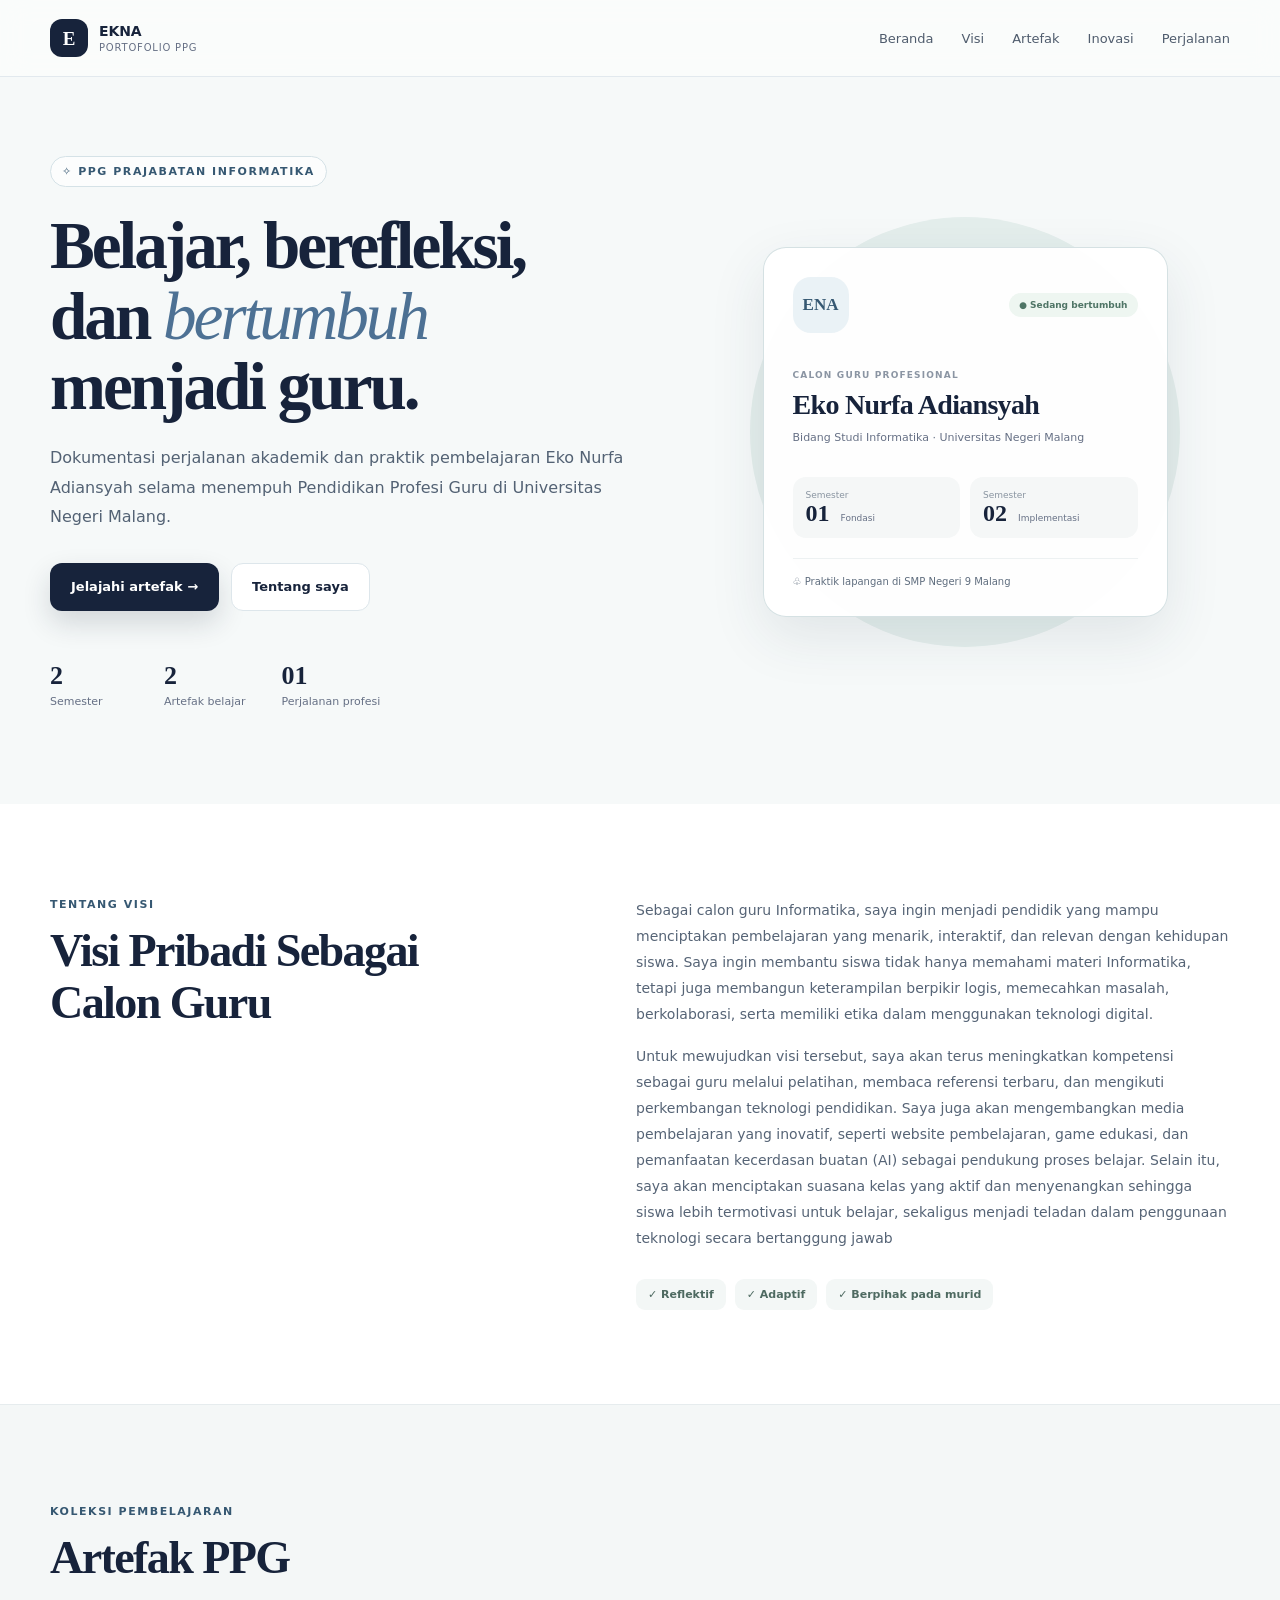
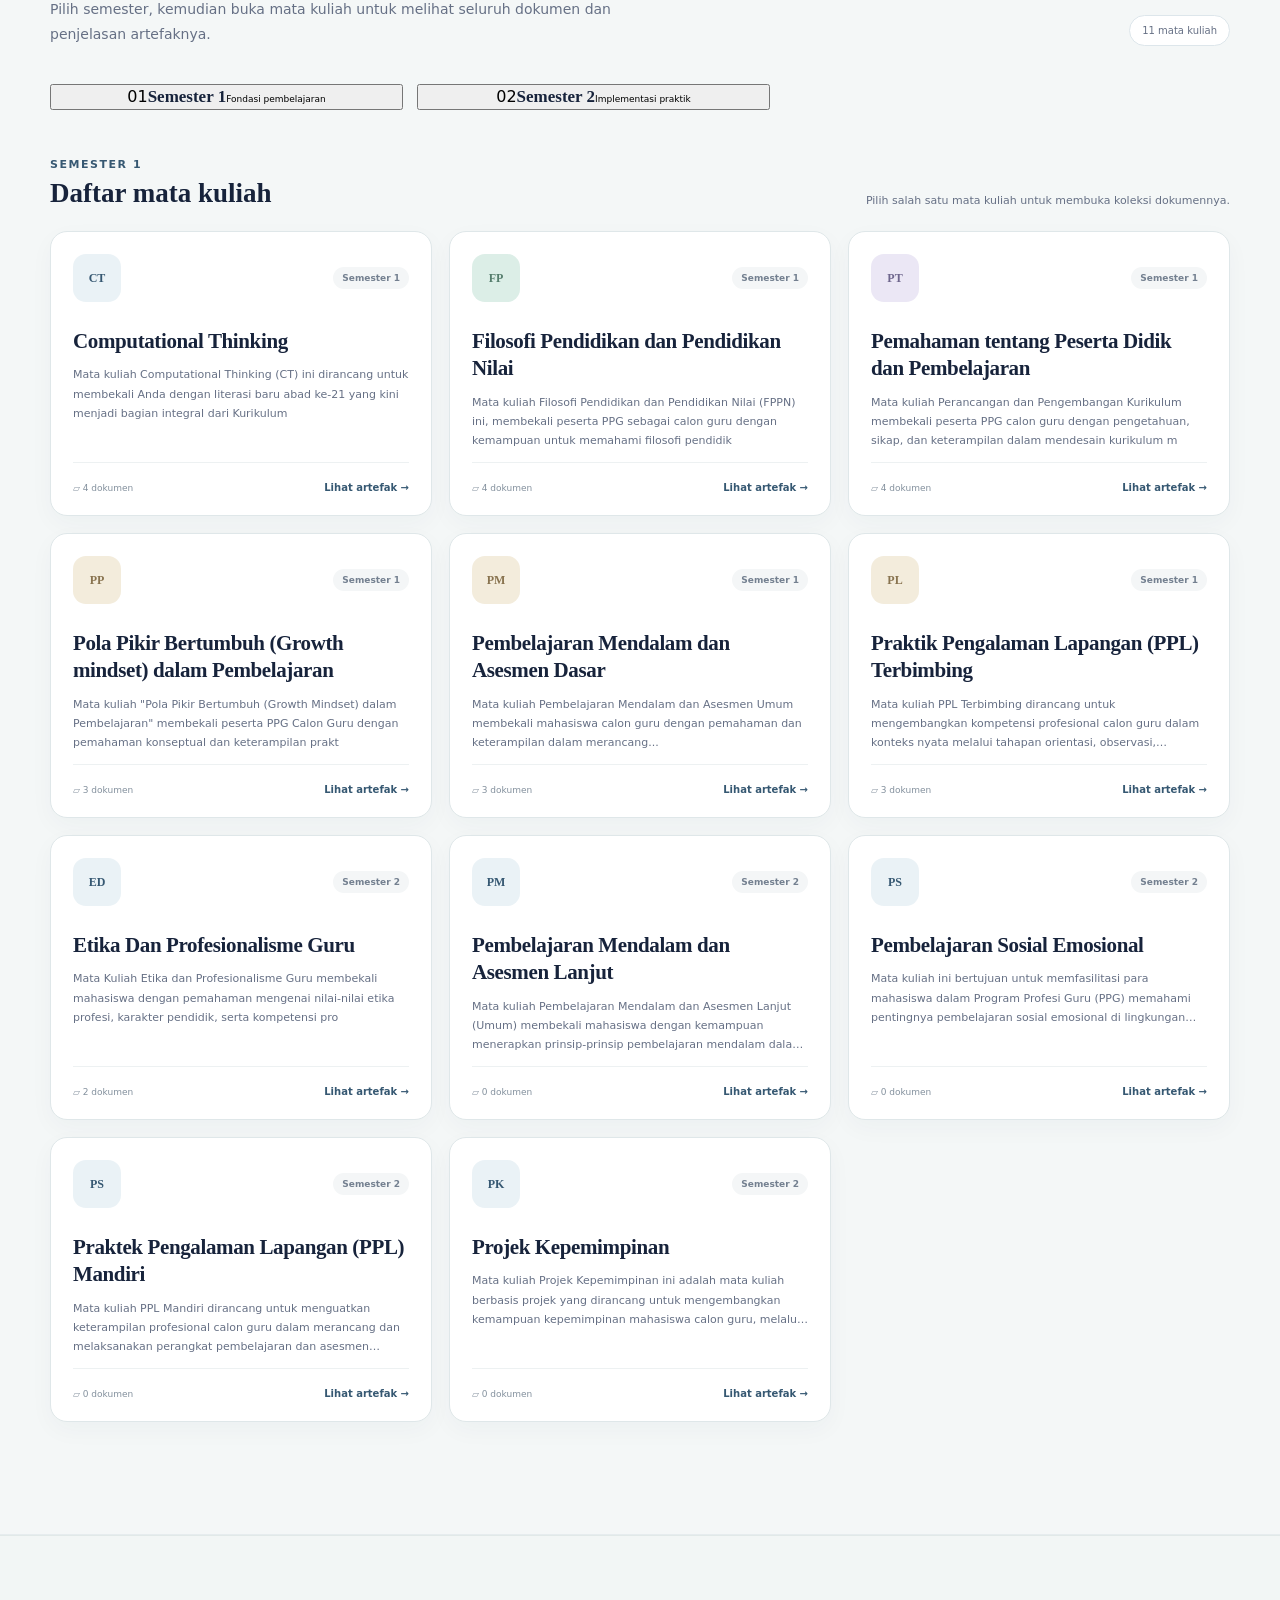
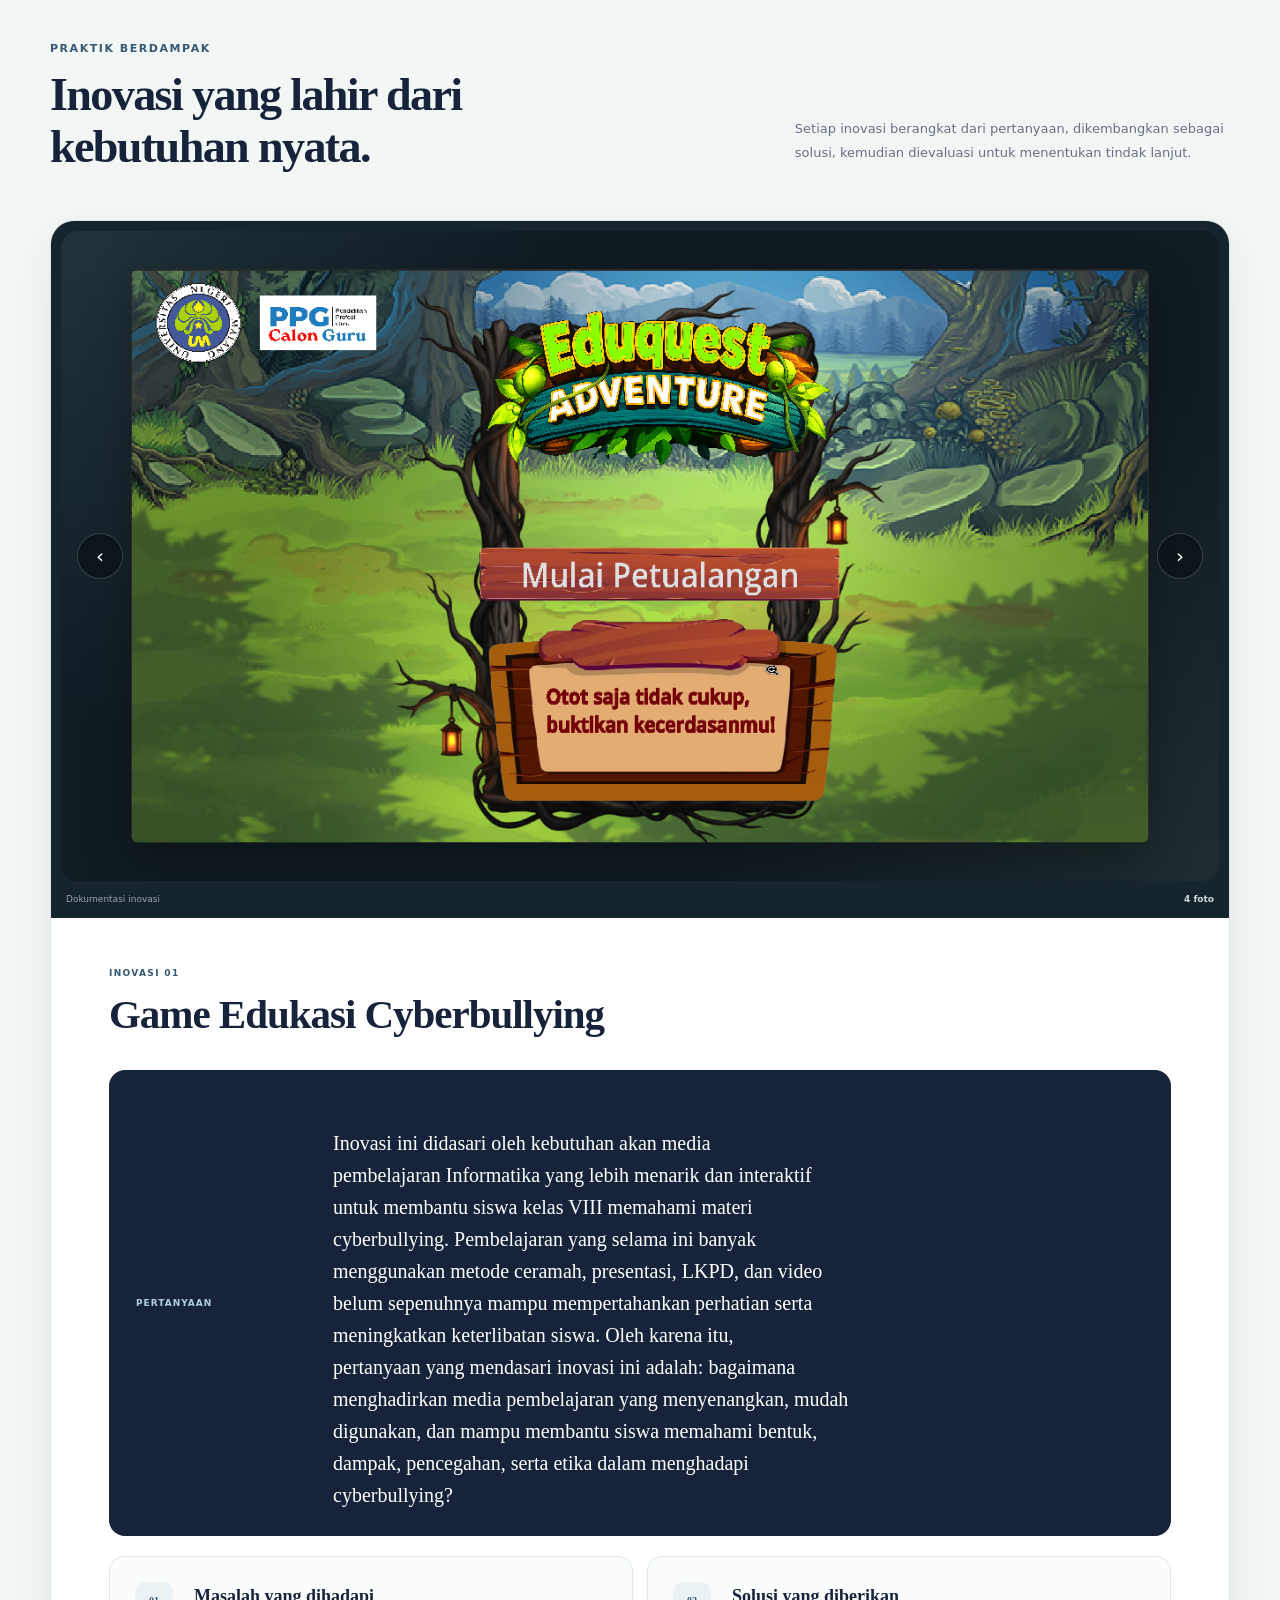
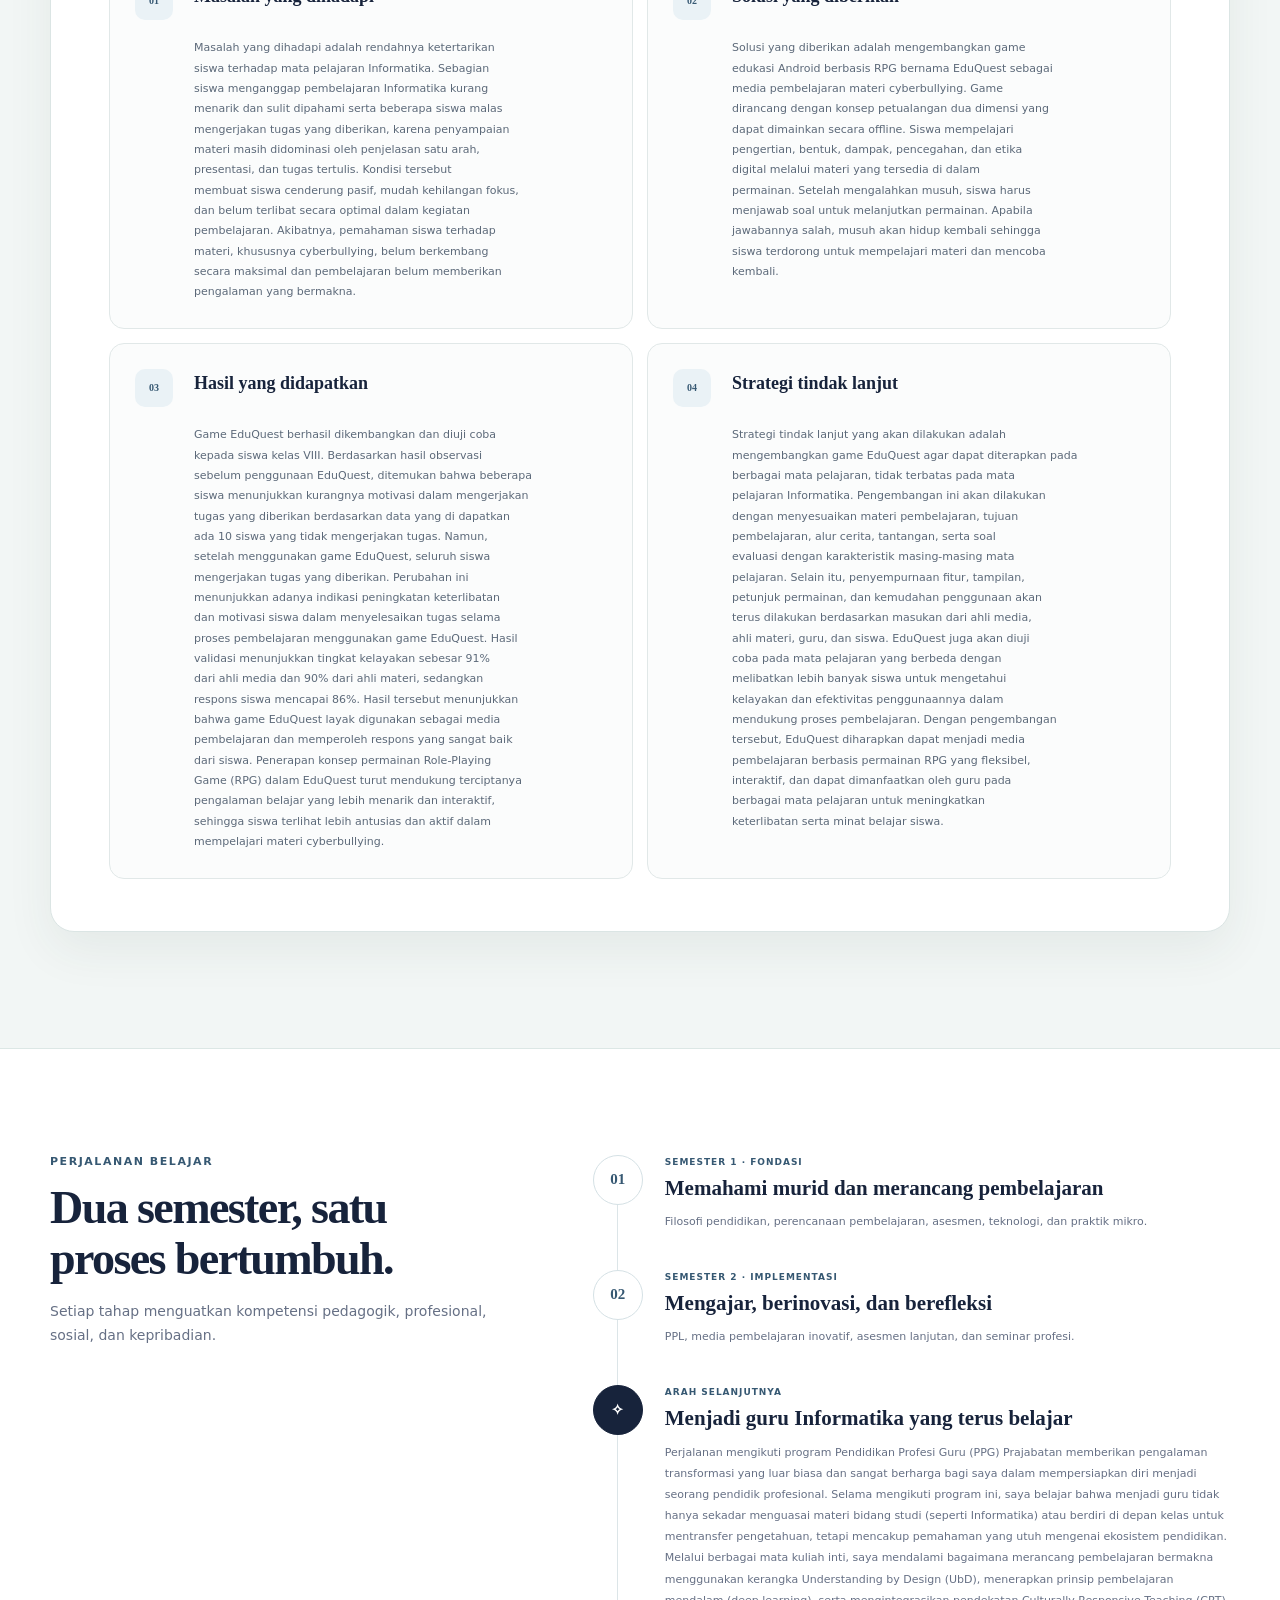
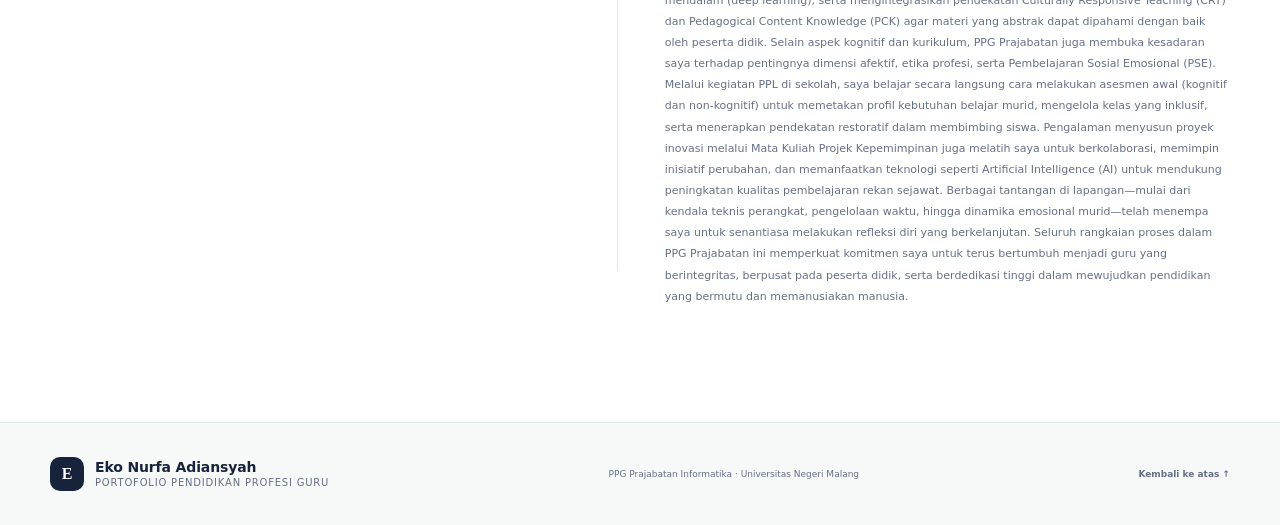
<file: index.html>
<!doctype html>
<html lang="id">
  <head>
    <meta charset="utf-8" />
    <meta name="viewport" content="width=device-width,initial-scale=1" />
    <meta
      name="description"
      content="Portofolio Pendidikan Profesi Guru Eko Nurfa Adiansyah."
    />
    <link rel="icon" href="favicon.svg" type="image/svg+xml" />
    <link rel="stylesheet" href="assets/css/app.css" />
    <title>Portofolio PPG · Portofolio PPG</title>
  </head>
  <body>
    <header class="site-header">
      <div class="site-container header-inner">
        <a class="brand" href="index.html#beranda"
          ><span class="brand-mark">E</span
          ><span><strong>EKNA</strong><small>Portofolio PPG</small></span></a
        >
        <nav class="main-nav" data-mobile-nav>
          <a href="index.html#beranda">Beranda</a
          ><a href="index.html#tentang">Visi</a
          ><a href="index.html#artefak">Artefak</a
          ><a href="index.html#inovasi">Inovasi</a
          ><a href="index.html#perjalanan">Perjalanan</a>
        </nav>
        <button
          class="menu-button"
          data-mobile-menu
          type="button"
          aria-label="Buka navigasi"
        >
          ☰
        </button>
      </div>
    </header>
    <div class="site-shell">
      <main>
        <section class="hero-section" id="beranda">
          <div class="site-container hero-grid">
            <div class="hero-copy">
              <div class="eyebrow">✧ PPG Prajabatan Informatika</div>
              <h1>Belajar, berefleksi, dan <em>bertumbuh</em> menjadi guru.</h1>
              <p class="hero-lead">
                Dokumentasi perjalanan akademik dan praktik pembelajaran Eko
                Nurfa Adiansyah selama menempuh Pendidikan Profesi Guru di
                Universitas Negeri Malang.
              </p>
              <div class="hero-actions">
                <a class="button button-primary" href="#artefak"
                  >Jelajahi artefak →</a
                ><a class="button button-quiet" href="#tentang">Tentang saya</a>
              </div>
              <div class="hero-metrics">
                <div><strong>2</strong><span>Semester</span></div>
                <div><strong>2</strong><span>Artefak belajar</span></div>
                <div><strong>01</strong><span>Perjalanan profesi</span></div>
              </div>
            </div>
            <div class="hero-visual">
              <div class="profile-card">
                <div class="profile-card-top">
                  <span class="profile-avatar">ENA</span
                  ><span class="status-chip">● Sedang bertumbuh</span>
                </div>
                <div>
                  <p class="muted-label">CALON GURU PROFESIONAL</p>
                  <h2>Eko Nurfa Adiansyah</h2>
                  <p>Bidang Studi Informatika · Universitas Negeri Malang</p>
                </div>
                <div class="semester-strip">
                  <div>
                    <span>Semester</span><strong>01</strong
                    ><small>Fondasi</small>
                  </div>
                  <div>
                    <span>Semester</span><strong>02</strong
                    ><small>Implementasi</small>
                  </div>
                </div>
                <div class="profile-footer">
                  ♧ Praktik lapangan di SMP Negeri 9 Malang
                </div>
              </div>
            </div>
          </div>
        </section>
        <section class="about-section" id="tentang">
          <div class="site-container about-grid">
            <div>
              <p class="section-kicker">Tentang visi</p>
              <h2 class="section-title">Visi Pribadi Sebagai Calon Guru</h2>
            </div>
            <div class="about-copy">
              <p>
                Sebagai calon guru Informatika, saya ingin menjadi pendidik yang
                mampu menciptakan pembelajaran yang menarik, interaktif, dan
                relevan dengan kehidupan siswa. Saya ingin membantu siswa tidak
                hanya memahami materi Informatika, tetapi juga membangun
                keterampilan berpikir logis, memecahkan masalah, berkolaborasi,
                serta memiliki etika dalam menggunakan teknologi digital.
              </p>
              <p>
                Untuk mewujudkan visi tersebut, saya akan terus meningkatkan
                kompetensi sebagai guru melalui pelatihan, membaca referensi
                terbaru, dan mengikuti perkembangan teknologi pendidikan. Saya
                juga akan mengembangkan media pembelajaran yang inovatif,
                seperti website pembelajaran, game edukasi, dan pemanfaatan
                kecerdasan buatan (AI) sebagai pendukung proses belajar. Selain
                itu, saya akan menciptakan suasana kelas yang aktif dan
                menyenangkan sehingga siswa lebih termotivasi untuk belajar,
                sekaligus menjadi teladan dalam penggunaan teknologi secara
                bertanggung jawab
              </p>
              <div class="principle-row">
                <span>✓ Reflektif</span><span>✓ Adaptif</span
                ><span>✓ Berpihak pada murid</span>
              </div>
            </div>
          </div>
        </section>
        <section class="artifacts-section" id="artefak">
          <div class="site-container">
            <div class="section-heading-row">
              <div>
                <p class="section-kicker">Koleksi pembelajaran</p>
                <h2 class="section-title">Artefak PPG</h2>
                <p class="section-subtitle">
                  Pilih semester, kemudian buka mata kuliah untuk melihat
                  seluruh dokumen dan penjelasan artefaknya.
                </p>
              </div>
              <span class="collection-count">11 mata kuliah</span>
            </div>
            <nav class="semester-buttons">
              <button class="active" data-semester-filter="1" type="button">
                <span>01</span><strong>Semester 1</strong
                ><small>Fondasi pembelajaran</small></button
              ><button data-semester-filter="2" type="button">
                <span>02</span><strong>Semester 2</strong
                ><small>Implementasi praktik</small>
              </button>
            </nav>
            <div class="course-section-heading">
              <div>
                <p class="section-kicker" id="semester-label">Semester 1</p>
                <h3>Daftar mata kuliah</h3>
              </div>
              <p>
                Pilih salah satu mata kuliah untuk membuka koleksi dokumennya.
              </p>
            </div>
            <div class="course-grid">
              <a
                class="course-card"
                data-semester="1"
                href="courses/semester-1-computational-thinking/index.html"
                ><div class="course-card-top">
                  <span class="course-initials blue">CT</span
                  ><span class="semester-badge">Semester 1</span>
                </div>
                <h3>Computational Thinking</h3>
                <p>
                  Mata kuliah Computational Thinking (CT) ini dirancang untuk
                  membekali Anda dengan literasi baru abad ke-21 yang kini
                  menjadi bagian integral dari Kurikulum
                </p>
                <div class="course-card-footer">
                  <span>▱ 4 dokumen</span><strong>Lihat artefak →</strong>
                </div></a
              ><a
                class="course-card"
                data-semester="1"
                href="courses/semester-1-filosofi-pendidikan-dan-pendidikan-nilai/index.html"
                ><div class="course-card-top">
                  <span class="course-initials mint">FP</span
                  ><span class="semester-badge">Semester 1</span>
                </div>
                <h3>Filosofi Pendidikan dan Pendidikan Nilai</h3>
                <p>
                  Mata kuliah Filosofi Pendidikan dan Pendidikan Nilai (FPPN)
                  ini, membekali peserta PPG sebagai calon guru dengan kemampuan
                  untuk memahami filosofi pendidik
                </p>
                <div class="course-card-footer">
                  <span>▱ 4 dokumen</span><strong>Lihat artefak →</strong>
                </div></a
              ><a
                class="course-card"
                data-semester="1"
                href="courses/semester-1-pemahaman-tentang-peserta-didik-dan-pembelajaran/index.html"
                ><div class="course-card-top">
                  <span class="course-initials violet">PT</span
                  ><span class="semester-badge">Semester 1</span>
                </div>
                <h3>Pemahaman tentang Peserta Didik dan Pembelajaran</h3>
                <p>
                  Mata kuliah Perancangan dan Pengembangan Kurikulum membekali
                  peserta PPG calon guru dengan pengetahuan, sikap, dan
                  keterampilan dalam mendesain kurikulum m
                </p>
                <div class="course-card-footer">
                  <span>▱ 4 dokumen</span><strong>Lihat artefak →</strong>
                </div></a
              ><a
                class="course-card"
                data-semester="1"
                href="courses/semester-1-pola-pikir-bertumbuh-growth-mindset-dalam-pembelajaran/index.html"
                ><div class="course-card-top">
                  <span class="course-initials amber">PP</span
                  ><span class="semester-badge">Semester 1</span>
                </div>
                <h3>
                  Pola Pikir Bertumbuh (Growth mindset) dalam Pembelajaran
                </h3>
                <p>
                  Mata kuliah &quot;Pola Pikir Bertumbuh (Growth Mindset) dalam
                  Pembelajaran&quot; membekali peserta PPG Calon Guru dengan
                  pemahaman konseptual dan keterampilan prakt
                </p>
                <div class="course-card-footer">
                  <span>▱ 3 dokumen</span><strong>Lihat artefak →</strong>
                </div></a
              >
              <a
                class="course-card"
                data-semester="1"
                href="courses/semester-1-pma/index.html"
                ><div class="course-card-top">
                  <span class="course-initials amber">PM</span
                  ><span class="semester-badge">Semester 1</span>
                </div>
                <h3>Pembelajaran Mendalam dan Asesmen Dasar</h3>
                <p>
                  Mata kuliah Pembelajaran Mendalam dan Asesmen Umum membekali
                  mahasiswa calon guru dengan pemahaman dan keterampilan dalam
                  merancang...
                </p>
                <div class="course-card-footer">
                  <span>▱ 3 dokumen</span><strong>Lihat artefak →</strong>
                </div></a
              >
              <a
                class="course-card"
                data-semester="1"
                href="courses/semester-1-ppl/index.html"
                ><div class="course-card-top">
                  <span class="course-initials amber">PL</span
                  ><span class="semester-badge">Semester 1</span>
                </div>
                <h3>Praktik Pengalaman Lapangan (PPL) Terbimbing</h3>
                <p>
                  Mata kuliah PPL Terbimbing dirancang untuk mengembangkan
                  kompetensi profesional calon guru dalam konteks nyata melalui
                  tahapan orientasi, observasi, asistensi, dan praktik
                  pembelajaran terbimbing.
                </p>
                <div class="course-card-footer">
                  <span>▱ 3 dokumen</span><strong>Lihat artefak →</strong>
                </div></a
              >
              <a
                class="course-card"
                data-semester="2"
                href="courses/semester-2-etika-dan-profesionalisme-guru/index.html"
                ><div class="course-card-top">
                  <span class="course-initials blue">ED</span
                  ><span class="semester-badge">Semester 2</span>
                </div>
                <h3>Etika Dan Profesionalisme Guru</h3>
                <p>
                  Mata Kuliah Etika dan Profesionalisme Guru membekali mahasiswa
                  dengan pemahaman mengenai nilai-nilai etika profesi, karakter
                  pendidik, serta kompetensi pro
                </p>
                <div class="course-card-footer">
                  <span>▱ 2 dokumen</span><strong>Lihat artefak →</strong>
                </div></a
              >
              <a
                class="course-card"
                data-semester="2"
                href="courses/semester-2-etika-dan-profesionalisme-guru/index.html"
                ><div class="course-card-top">
                  <span class="course-initials blue">PM</span
                  ><span class="semester-badge">Semester 2</span>
                </div>
                <h3>Pembelajaran Mendalam dan Asesmen Lanjut</h3>
                <p>
                  Mata kuliah Pembelajaran Mendalam dan Asesmen Lanjut (Umum)
                  membekali mahasiswa dengan kemampuan menerapkan
                  prinsip-prinsip pembelajaran mendalam dalam konteks nyata di
                  kelas. Melalui pendekatan berbasis kasus, mahasiswa belajar
                  menggunakan data hasil asesmen untuk merancang strategi
                  pembelajaran yang adaptif, inklusif, dan berpihak pada murid.
                </p>
                <div class="course-card-footer">
                  <span>▱ 0 dokumen</span><strong>Lihat artefak →</strong>
                </div></a
              >
              <a
                class="course-card"
                data-semester="2"
                href="courses/semester-2-pse/index.html"
                ><div class="course-card-top">
                  <span class="course-initials blue">PS</span
                  ><span class="semester-badge">Semester 2</span>
                </div>
                <h3>Pembelajaran Sosial Emosional</h3>
                <p>
                  Mata kuliah ini bertujuan untuk memfasilitasi para mahasiswa
                  dalam Program Profesi Guru (PPG) memahami pentingnya
                  pembelajaran sosial emosional di lingkungan sekolah. Pada mata
                  kuliah ini para calon guru akan belajar untuk memahami sampai
                  mempraktikkan bagaimana membangun relasi yang baik dengan
                  semua pihak, terutama dengan murid.
                </p>
                <div class="course-card-footer">
                  <span>▱ 0 dokumen</span><strong>Lihat artefak →</strong>
                </div></a
              >
              <a
                class="course-card"
                data-semester="2"
                href="courses/semester-1-ppl/index.html"
                ><div class="course-card-top">
                  <span class="course-initials blue">PS</span
                  ><span class="semester-badge">Semester 2</span>
                </div>
                <h3>Praktek Pengalaman Lapangan (PPL) Mandiri</h3>
                <p>
                  Mata kuliah PPL Mandiri dirancang untuk menguatkan
                  keterampilan profesional calon guru dalam merancang dan
                  melaksanakan perangkat pembelajaran dan asesmen menggunakan PM
                  secara mandiri di lingkungan sekolah.
                </p>
                <div class="course-card-footer">
                  <span>▱ 0 dokumen</span><strong>Lihat artefak →</strong>
                </div></a
              >
              <a
                class="course-card"
                data-semester="2"
                href="courses/semester-2-pk/index.html"
                ><div class="course-card-top">
                  <span class="course-initials blue">PK</span
                  ><span class="semester-badge">Semester 2</span>
                </div>
                <h3>Projek Kepemimpinan</h3>
                <p>
                  Mata kuliah Projek Kepemimpinan ini adalah mata kuliah
                  berbasis projek yang dirancang untuk mengembangkan kemampuan
                  kepemimpinan mahasiswa calon guru, melalui pengalaman langsung
                  dalam merancang, mengelola, dan mengeksekusi sebuah inisiatif
                  adalah solusi nyata.
                </p>
                <div class="course-card-footer">
                  <span>▱ 0 dokumen</span><strong>Lihat artefak →</strong>
                </div></a
              >
            </div>
          </div>
        </section>
        <section class="innovation-section" id="inovasi">
          <div class="site-container">
            <div class="innovation-section-heading">
              <div>
                <p class="section-kicker">Praktik berdampak</p>
                <h2 class="section-title">
                  Inovasi yang lahir dari kebutuhan nyata.
                </h2>
              </div>
              <p>
                Setiap inovasi berangkat dari pertanyaan, dikembangkan sebagai
                solusi, kemudian dievaluasi untuk menentukan tindak lanjut.
              </p>
            </div>
            <div class="innovation-list">
              <article class="innovation-story">
                <div class="innovation-showcase" data-innovation-gallery>
                  <div class="innovation-main-stage">
                    <div class="innovation-main-images">
                      <figure
                        class="innovation-main-image is-active"
                        data-gallery-slide
                      >
                        <a
                          href="files/innovations/HXYTaxBsP2AmQb9cDwxbDhW0c3UiaJIQ8xo1FI1f.png"
                          target="_blank"
                          ><img
                            src="files/innovations/HXYTaxBsP2AmQb9cDwxbDhW0c3UiaJIQ8xo1FI1f.png"
                            alt="Game Edukasi Cyberbullying"
                        /></a>
                      </figure>
                      <figure class="innovation-main-image" data-gallery-slide>
                        <a
                          href="files/innovations/mjNaAneXSOghoRY16n3QxDDLBvwq3GFx4Xdp8sIW.png"
                          target="_blank"
                          ><img
                            src="files/innovations/mjNaAneXSOghoRY16n3QxDDLBvwq3GFx4Xdp8sIW.png"
                            alt="Game Edukasi Cyberbullying"
                        /></a>
                      </figure>
                      <figure class="innovation-main-image" data-gallery-slide>
                        <a
                          href="files/innovations/gYvllVOuIjyMbGjuef68F2FDZB4gUEe57JUyjTnS.png"
                          target="_blank"
                          ><img
                            src="files/innovations/gYvllVOuIjyMbGjuef68F2FDZB4gUEe57JUyjTnS.png"
                            alt="Game Edukasi Cyberbullying"
                        /></a>
                      </figure>
                      <figure class="innovation-main-image" data-gallery-slide>
                        <a
                          href="files/innovations/MXZWOGvhQ3WlQLOqFRamiD82o0OSKVs7iEZZbrEh.png"
                          target="_blank"
                          ><img
                            src="files/innovations/MXZWOGvhQ3WlQLOqFRamiD82o0OSKVs7iEZZbrEh.png"
                            alt="Game Edukasi Cyberbullying"
                        /></a>
                      </figure>
                    </div>
                    <button
                      class="innovation-gallery-nav previous"
                      data-gallery-previous
                      type="button"
                    >
                      ‹</button
                    ><button
                      class="innovation-gallery-nav next"
                      data-gallery-next
                      type="button"
                    >
                      ›
                    </button>
                  </div>
                  <div class="innovation-gallery-information">
                    <span>Dokumentasi inovasi</span><strong>4 foto</strong>
                  </div>
                </div>
                <div class="innovation-story-body">
                  <header>
                    <span>INOVASI 01</span>
                    <h3>Game Edukasi Cyberbullying</h3>
                  </header>
                  <section class="innovation-question">
                    <span>Pertanyaan</span>
                    <p>
                      Inovasi ini didasari oleh kebutuhan akan media
                      pembelajaran Informatika yang lebih menarik dan interaktif
                      untuk membantu siswa kelas VIII memahami materi
                      cyberbullying. Pembelajaran yang selama ini banyak
                      menggunakan metode ceramah, presentasi, LKPD, dan video
                      belum sepenuhnya mampu mempertahankan perhatian serta
                      meningkatkan keterlibatan siswa. Oleh karena itu,
                      pertanyaan yang mendasari inovasi ini adalah: bagaimana
                      menghadirkan media pembelajaran yang menyenangkan, mudah
                      digunakan, dan mampu membantu siswa memahami bentuk,
                      dampak, pencegahan, serta etika dalam menghadapi
                      cyberbullying?
                    </p>
                  </section>
                  <div class="innovation-answer-grid">
                    <section>
                      <span>01</span>
                      <div>
                        <h4>Masalah yang dihadapi</h4>
                        <p>
                          Masalah yang dihadapi adalah rendahnya ketertarikan
                          siswa terhadap mata pelajaran Informatika. Sebagian
                          siswa menganggap pembelajaran Informatika kurang
                          menarik dan sulit dipahami serta beberapa siswa malas
                          mengerjakan tugas yang diberikan, karena penyampaian
                          materi masih didominasi oleh penjelasan satu arah,
                          presentasi, dan tugas tertulis. Kondisi tersebut
                          membuat siswa cenderung pasif, mudah kehilangan fokus,
                          dan belum terlibat secara optimal dalam kegiatan
                          pembelajaran. Akibatnya, pemahaman siswa terhadap
                          materi, khususnya cyberbullying, belum berkembang
                          secara maksimal dan pembelajaran belum memberikan
                          pengalaman yang bermakna.
                        </p>
                      </div>
                    </section>
                    <section>
                      <span>02</span>
                      <div>
                        <h4>Solusi yang diberikan</h4>
                        <p>
                          Solusi yang diberikan adalah mengembangkan game
                          edukasi Android berbasis RPG bernama EduQuest sebagai
                          media pembelajaran materi cyberbullying. Game
                          dirancang dengan konsep petualangan dua dimensi yang
                          dapat dimainkan secara offline. Siswa mempelajari
                          pengertian, bentuk, dampak, pencegahan, dan etika
                          digital melalui materi yang tersedia di dalam
                          permainan. Setelah mengalahkan musuh, siswa harus
                          menjawab soal untuk melanjutkan permainan. Apabila
                          jawabannya salah, musuh akan hidup kembali sehingga
                          siswa terdorong untuk mempelajari materi dan mencoba
                          kembali.
                        </p>
                      </div>
                    </section>
                    <section>
                      <span>03</span>
                      <div>
                        <h4>Hasil yang didapatkan</h4>
                        <p>
                          Game EduQuest berhasil dikembangkan dan diuji coba
                          kepada siswa kelas VIII. Berdasarkan hasil observasi
                          sebelum penggunaan EduQuest, ditemukan bahwa beberapa
                          siswa menunjukkan kurangnya motivasi dalam mengerjakan
                          tugas yang diberikan berdasarkan data yang di dapatkan
                          ada 10 siswa yang tidak mengerjakan tugas. Namun,
                          setelah menggunakan game EduQuest, seluruh siswa
                          mengerjakan tugas yang diberikan. Perubahan ini
                          menunjukkan adanya indikasi peningkatan keterlibatan
                          dan motivasi siswa dalam menyelesaikan tugas selama
                          proses pembelajaran menggunakan game EduQuest. Hasil
                          validasi menunjukkan tingkat kelayakan sebesar 91%
                          dari ahli media dan 90% dari ahli materi, sedangkan
                          respons siswa mencapai 86%. Hasil tersebut menunjukkan
                          bahwa game EduQuest layak digunakan sebagai media
                          pembelajaran dan memperoleh respons yang sangat baik
                          dari siswa. Penerapan konsep permainan Role-Playing
                          Game (RPG) dalam EduQuest turut mendukung terciptanya
                          pengalaman belajar yang lebih menarik dan interaktif,
                          sehingga siswa terlihat lebih antusias dan aktif dalam
                          mempelajari materi cyberbullying.
                        </p>
                      </div>
                    </section>
                    <section>
                      <span>04</span>
                      <div>
                        <h4>Strategi tindak lanjut</h4>
                        <p>
                          Strategi tindak lanjut yang akan dilakukan adalah
                          mengembangkan game EduQuest agar dapat diterapkan pada
                          berbagai mata pelajaran, tidak terbatas pada mata
                          pelajaran Informatika. Pengembangan ini akan dilakukan
                          dengan menyesuaikan materi pembelajaran, tujuan
                          pembelajaran, alur cerita, tantangan, serta soal
                          evaluasi dengan karakteristik masing-masing mata
                          pelajaran. Selain itu, penyempurnaan fitur, tampilan,
                          petunjuk permainan, dan kemudahan penggunaan akan
                          terus dilakukan berdasarkan masukan dari ahli media,
                          ahli materi, guru, dan siswa. EduQuest juga akan diuji
                          coba pada mata pelajaran yang berbeda dengan
                          melibatkan lebih banyak siswa untuk mengetahui
                          kelayakan dan efektivitas penggunaannya dalam
                          mendukung proses pembelajaran. Dengan pengembangan
                          tersebut, EduQuest diharapkan dapat menjadi media
                          pembelajaran berbasis permainan RPG yang fleksibel,
                          interaktif, dan dapat dimanfaatkan oleh guru pada
                          berbagai mata pelajaran untuk meningkatkan
                          keterlibatan serta minat belajar siswa.
                        </p>
                      </div>
                    </section>
                  </div>
                </div>
              </article>
            </div>
          </div>
        </section>
        <section class="journey-section" id="perjalanan">
          <div class="site-container journey-grid">
            <div>
              <p class="section-kicker">Perjalanan belajar</p>
              <h2 class="section-title">
                Dua semester, satu proses bertumbuh.
              </h2>
              <p class="section-subtitle">
                Setiap tahap menguatkan kompetensi pedagogik, profesional,
                sosial, dan kepribadian.
              </p>
            </div>
            <div class="timeline">
              <article>
                <span class="timeline-number">01</span>
                <div>
                  <p>SEMESTER 1 · FONDASI</p>
                  <h3>Memahami murid dan merancang pembelajaran</h3>
                  <span
                    >Filosofi pendidikan, perencanaan pembelajaran, asesmen,
                    teknologi, dan praktik mikro.</span
                  >
                </div>
              </article>
              <article>
                <span class="timeline-number">02</span>
                <div>
                  <p>SEMESTER 2 · IMPLEMENTASI</p>
                  <h3>Mengajar, berinovasi, dan berefleksi</h3>
                  <span
                    >PPL, media pembelajaran inovatif, asesmen lanjutan, dan
                    seminar profesi.</span
                  >
                </div>
              </article>
              <article>
                <span class="timeline-number finish">✧</span>
                <div>
                  <p>ARAH SELANJUTNYA</p>
                  <h3>Menjadi guru Informatika yang terus belajar</h3>
                  <span
                    >Perjalanan mengikuti program Pendidikan Profesi Guru (PPG)
                    Prajabatan memberikan pengalaman transformasi yang luar
                    biasa dan sangat berharga bagi saya dalam mempersiapkan diri
                    menjadi seorang pendidik profesional. Selama mengikuti
                    program ini, saya belajar bahwa menjadi guru tidak hanya
                    sekadar menguasai materi bidang studi (seperti Informatika)
                    atau berdiri di depan kelas untuk mentransfer pengetahuan,
                    tetapi mencakup pemahaman yang utuh mengenai ekosistem
                    pendidikan. Melalui berbagai mata kuliah inti, saya
                    mendalami bagaimana merancang pembelajaran bermakna
                    menggunakan kerangka Understanding by Design (UbD),
                    menerapkan prinsip pembelajaran mendalam (deep learning),
                    serta mengintegrasikan pendekatan Culturally Responsive
                    Teaching (CRT) dan Pedagogical Content Knowledge (PCK) agar
                    materi yang abstrak dapat dipahami dengan baik oleh peserta
                    didik. Selain aspek kognitif dan kurikulum, PPG Prajabatan
                    juga membuka kesadaran saya terhadap pentingnya dimensi
                    afektif, etika profesi, serta Pembelajaran Sosial Emosional
                    (PSE). Melalui kegiatan PPL di sekolah, saya belajar secara
                    langsung cara melakukan asesmen awal (kognitif dan
                    non-kognitif) untuk memetakan profil kebutuhan belajar
                    murid, mengelola kelas yang inklusif, serta menerapkan
                    pendekatan restoratif dalam membimbing siswa. Pengalaman
                    menyusun proyek inovasi melalui Mata Kuliah Projek
                    Kepemimpinan juga melatih saya untuk berkolaborasi, memimpin
                    inisiatif perubahan, dan memanfaatkan teknologi seperti
                    Artificial Intelligence (AI) untuk mendukung peningkatan
                    kualitas pembelajaran rekan sejawat. Berbagai tantangan di
                    lapangan—mulai dari kendala teknis perangkat, pengelolaan
                    waktu, hingga dinamika emosional murid—telah menempa saya
                    untuk senantiasa melakukan refleksi diri yang berkelanjutan.
                    Seluruh rangkaian proses dalam PPG Prajabatan ini memperkuat
                    komitmen saya untuk terus bertumbuh menjadi guru yang
                    berintegritas, berpusat pada peserta didik, serta
                    berdedikasi tinggi dalam mewujudkan pendidikan yang bermutu
                    dan memanusiakan manusia.
                  </span>
                </div>
              </article>
            </div>
          </div>
        </section>
      </main>
      <footer class="site-footer">
        <div class="site-container footer-inner">
          <div class="brand footer-brand">
            <span class="brand-mark">E</span
            ><span
              ><strong>Eko Nurfa Adiansyah</strong
              ><small>Portofolio Pendidikan Profesi Guru</small></span
            >
          </div>
          <p>PPG Prajabatan Informatika · Universitas Negeri Malang</p>
          <a href="#beranda">Kembali ke atas ↑</a>
        </div>
      </footer>
    </div>
    <script src="assets/js/app.js" defer></script>
  </body>
</html>
</file>
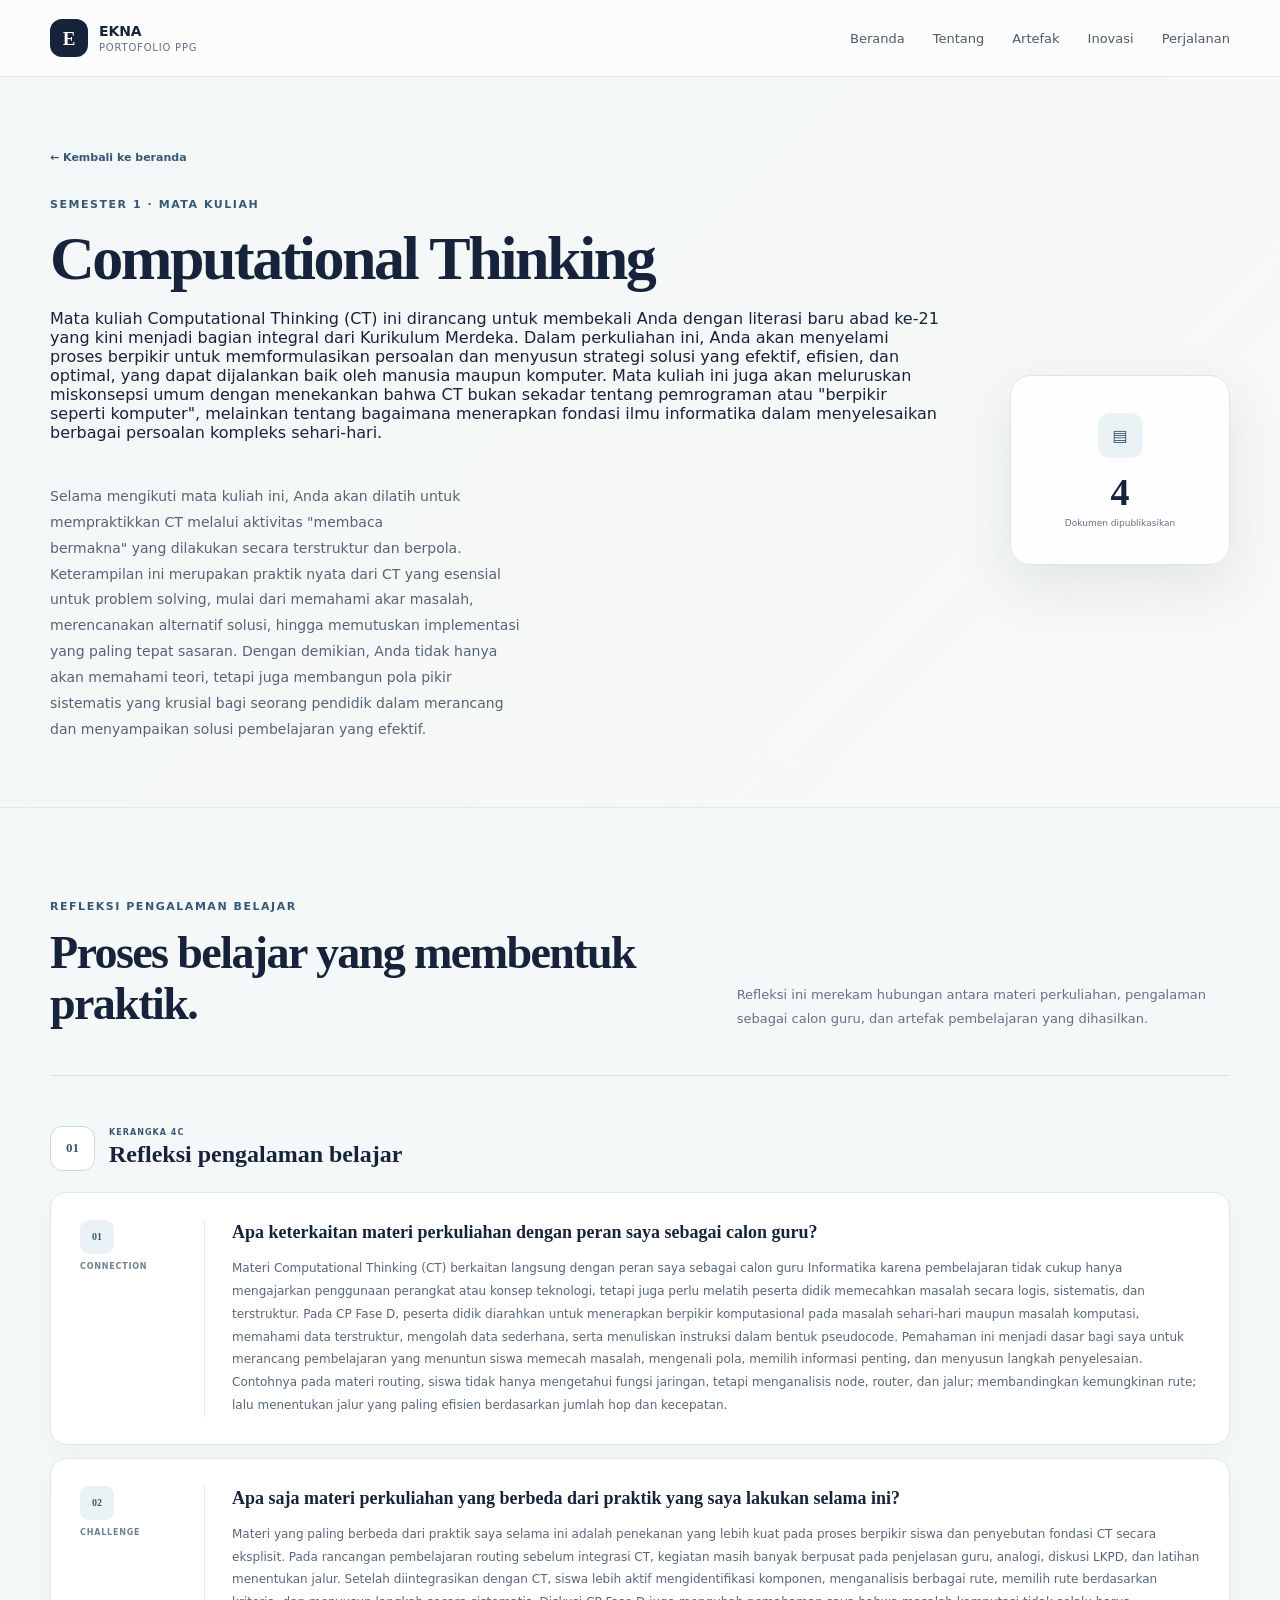
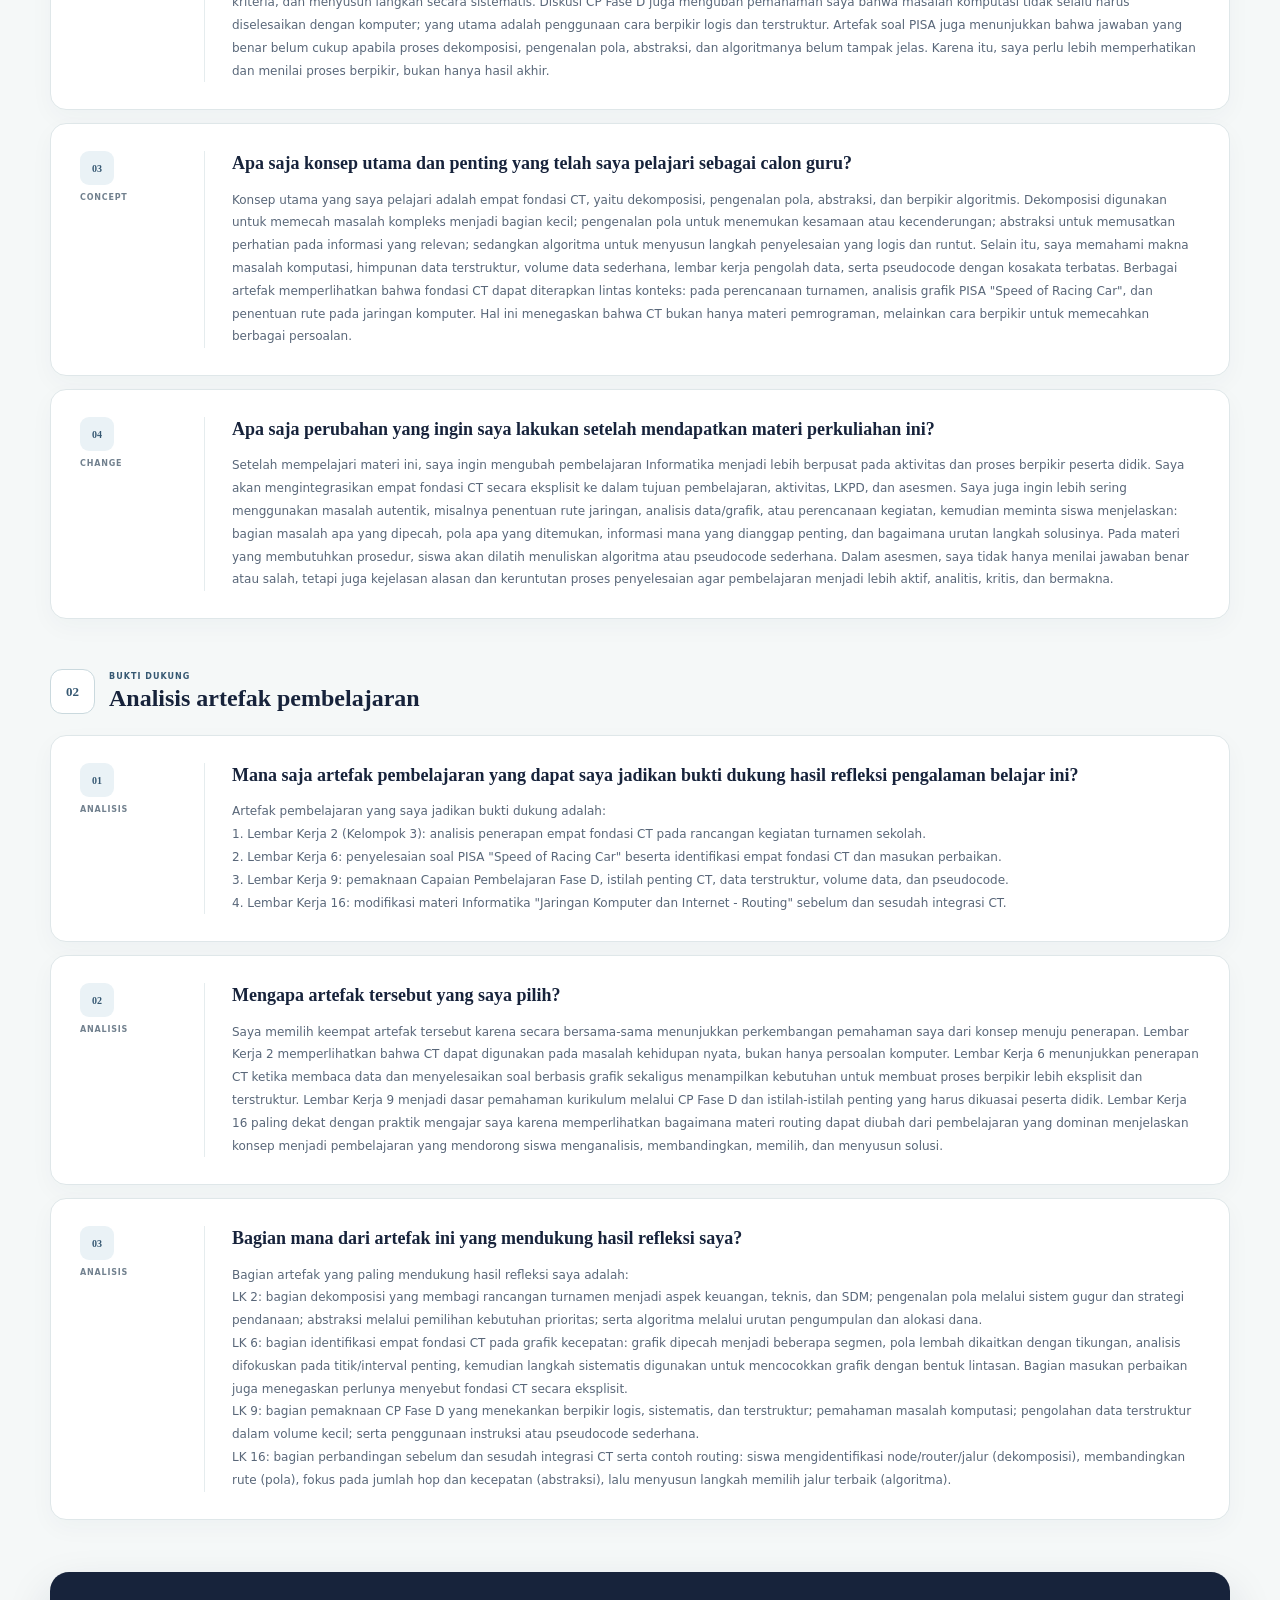
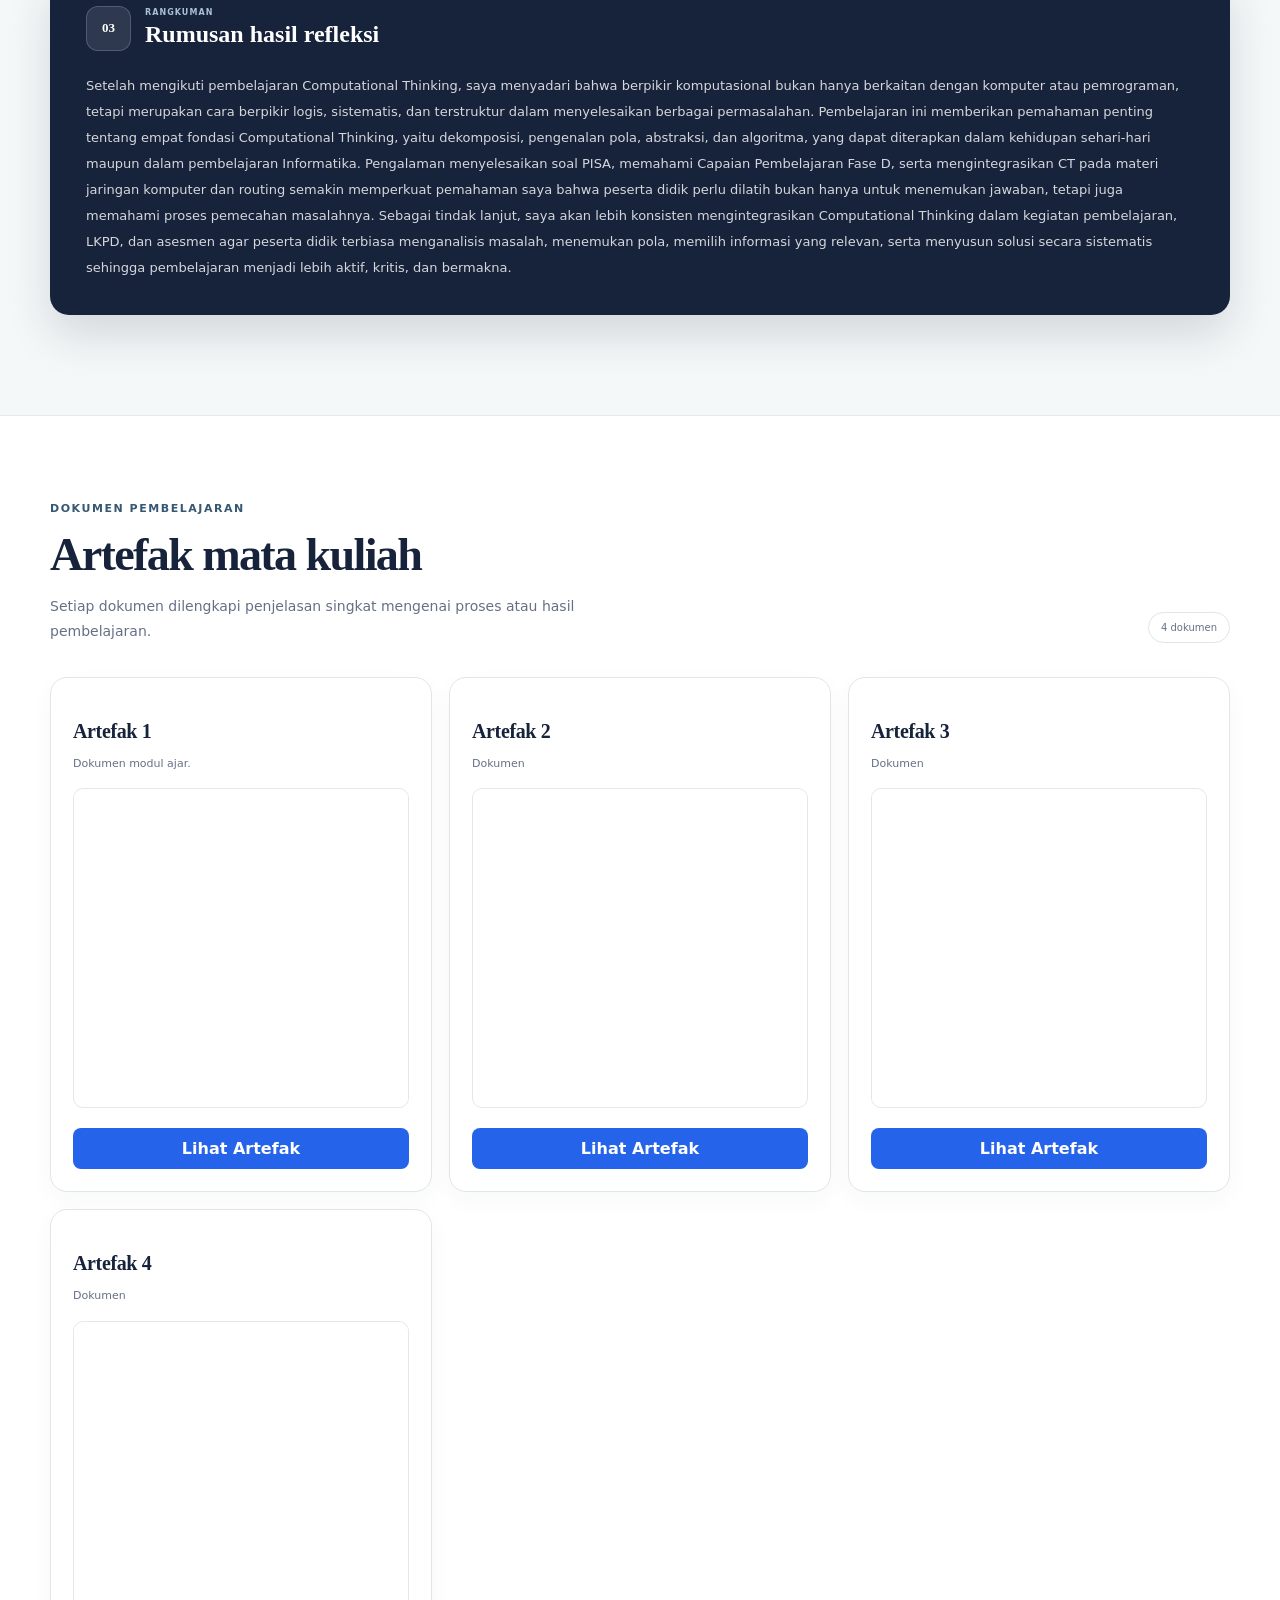
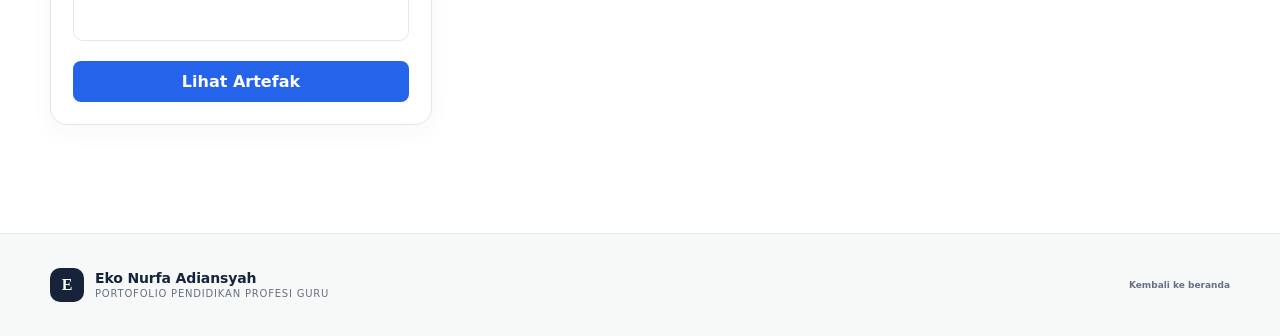
<file: courses/semester-1-computational-thinking/index.html>
<!doctype html>
<html lang="id">
  <head>
    <meta charset="utf-8" />
    <meta name="viewport" content="width=device-width,initial-scale=1" />
    <meta
      name="description"
      content="Portofolio Pendidikan Profesi Guru Eko Nurfa Adiansyah."
    />
    <link rel="icon" href="../../favicon.svg" type="image/svg+xml" />
    <link rel="stylesheet" href="../../assets/css/app.css" />
    <title>Computational Thinking · Portofolio PPG</title>
  </head>
  <body>
    <header class="site-header">
      <div class="site-container header-inner">
        <a class="brand" href="../../index.html#beranda"
          ><span class="brand-mark">E</span
          ><span><strong>EKNA</strong><small>Portofolio PPG</small></span></a
        >
        <nav class="main-nav" data-mobile-nav>
          <a href="../../index.html#beranda">Beranda</a
          ><a href="../../index.html#tentang">Tentang</a
          ><a href="../../index.html#artefak">Artefak</a
          ><a href="../../index.html#inovasi">Inovasi</a
          ><a href="../../index.html#perjalanan">Perjalanan</a>
        </nav>
        <button
          class="menu-button"
          data-mobile-menu
          type="button"
          aria-label="Buka navigasi"
        >
          ☰
        </button>
      </div>
    </header>
    <div class="site-shell">
      <main class="course-page">
        <section class="course-hero">
          <div class="site-container">
            <a class="breadcrumb-link" href="../../index.html#artefak"
              >← Kembali ke beranda</a
            >
            <div class="course-hero-grid">
              <div>
                <p class="section-kicker">Semester 1 · Mata Kuliah</p>
                <h1>Computational Thinking</h1>
                <p>
                  Mata kuliah Computational Thinking (CT) ini dirancang untuk
                  membekali Anda dengan literasi baru abad ke-21 yang kini
                  menjadi bagian integral dari Kurikulum Merdeka. Dalam
                  perkuliahan ini, Anda akan menyelami proses berpikir untuk
                  memformulasikan persoalan dan menyusun strategi solusi yang
                  efektif, efisien, dan optimal, yang dapat dijalankan baik oleh
                  manusia maupun komputer. Mata kuliah ini juga akan meluruskan
                  miskonsepsi umum dengan menekankan bahwa CT bukan sekadar
                  tentang pemrograman atau &quot;berpikir seperti
                  komputer&quot;, melainkan tentang bagaimana menerapkan fondasi
                  ilmu informatika dalam menyelesaikan berbagai persoalan
                  kompleks sehari-hari.
                </p>
                <p>
                  Selama mengikuti mata kuliah ini, Anda akan dilatih untuk
                  mempraktikkan CT melalui aktivitas &quot;membaca
                  bermakna&quot; yang dilakukan secara terstruktur dan berpola.
                  Keterampilan ini merupakan praktik nyata dari CT yang esensial
                  untuk problem solving, mulai dari memahami akar masalah,
                  merencanakan alternatif solusi, hingga memutuskan implementasi
                  yang paling tepat sasaran. Dengan demikian, Anda tidak hanya
                  akan memahami teori, tetapi juga membangun pola pikir
                  sistematis yang krusial bagi seorang pendidik dalam merancang
                  dan menyampaikan solusi pembelajaran yang efektif.
                </p>
              </div>
              <div class="course-summary">
                <span class="document-icon blue">▤</span><strong>4</strong
                ><small>Dokumen dipublikasikan</small>
              </div>
            </div>
          </div>
        </section>
        <section class="course-reflection-section">
          <div class="site-container">
            <div class="reflection-intro">
              <div>
                <p class="section-kicker">Refleksi pengalaman belajar</p>
                <h2 class="section-title">
                  Proses belajar yang membentuk praktik.
                </h2>
              </div>
              <p>
                Refleksi ini merekam hubungan antara materi perkuliahan,
                pengalaman sebagai calon guru, dan artefak pembelajaran yang
                dihasilkan.
              </p>
            </div>
            <div class="reflection-group">
              <div class="reflection-group-heading">
                <span>01</span>
                <div>
                  <p>KERANGKA 4C</p>
                  <h3>Refleksi pengalaman belajar</h3>
                </div>
              </div>
              <div class="reflection-answer-list">
                <article class="reflection-answer-card">
                  <div class="reflection-answer-label">
                    <span>01</span><strong>Connection</strong>
                  </div>
                  <div>
                    <h4>
                      Apa keterkaitan materi perkuliahan dengan peran saya
                      sebagai calon guru?
                    </h4>
                    <p style="white-space: unset !important">
                      Materi Computational Thinking (CT) berkaitan langsung
                      dengan peran saya sebagai calon guru Informatika karena
                      pembelajaran tidak cukup hanya mengajarkan penggunaan
                      perangkat atau konsep teknologi, tetapi juga perlu melatih
                      peserta didik memecahkan masalah secara logis, sistematis,
                      dan terstruktur. Pada CP Fase D, peserta didik diarahkan
                      untuk menerapkan berpikir komputasional pada masalah
                      sehari-hari maupun masalah komputasi, memahami data
                      terstruktur, mengolah data sederhana, serta menuliskan
                      instruksi dalam bentuk pseudocode. Pemahaman ini menjadi
                      dasar bagi saya untuk merancang pembelajaran yang menuntun
                      siswa memecah masalah, mengenali pola, memilih informasi
                      penting, dan menyusun langkah penyelesaian. Contohnya pada
                      materi routing, siswa tidak hanya mengetahui fungsi
                      jaringan, tetapi menganalisis node, router, dan jalur;
                      membandingkan kemungkinan rute; lalu menentukan jalur yang
                      paling efisien berdasarkan jumlah hop dan kecepatan.
                    </p>
                  </div>
                </article>
                <article class="reflection-answer-card">
                  <div class="reflection-answer-label">
                    <span>02</span><strong>Challenge</strong>
                  </div>
                  <div>
                    <h4>
                      Apa saja materi perkuliahan yang berbeda dari praktik yang
                      saya lakukan selama ini?
                    </h4>
                    <p style="white-space: unset !important">
                      Materi yang paling berbeda dari praktik saya selama ini
                      adalah penekanan yang lebih kuat pada proses berpikir
                      siswa dan penyebutan fondasi CT secara eksplisit. Pada
                      rancangan pembelajaran routing sebelum integrasi CT,
                      kegiatan masih banyak berpusat pada penjelasan guru,
                      analogi, diskusi LKPD, dan latihan menentukan jalur.
                      Setelah diintegrasikan dengan CT, siswa lebih aktif
                      mengidentifikasi komponen, menganalisis berbagai rute,
                      memilih rute berdasarkan kriteria, dan menyusun langkah
                      secara sistematis. Diskusi CP Fase D juga mengubah
                      pemahaman saya bahwa masalah komputasi tidak selalu harus
                      diselesaikan dengan komputer; yang utama adalah penggunaan
                      cara berpikir logis dan terstruktur. Artefak soal PISA
                      juga menunjukkan bahwa jawaban yang benar belum cukup
                      apabila proses dekomposisi, pengenalan pola, abstraksi,
                      dan algoritmanya belum tampak jelas. Karena itu, saya
                      perlu lebih memperhatikan dan menilai proses berpikir,
                      bukan hanya hasil akhir.
                    </p>
                  </div>
                </article>
                <article class="reflection-answer-card">
                  <div class="reflection-answer-label">
                    <span>03</span><strong>Concept</strong>
                  </div>
                  <div>
                    <h4>
                      Apa saja konsep utama dan penting yang telah saya pelajari
                      sebagai calon guru?
                    </h4>
                    <p style="white-space: unset !important">
                      Konsep utama yang saya pelajari adalah empat fondasi CT,
                      yaitu dekomposisi, pengenalan pola, abstraksi, dan
                      berpikir algoritmis. Dekomposisi digunakan untuk memecah
                      masalah kompleks menjadi bagian kecil; pengenalan pola
                      untuk menemukan kesamaan atau kecenderungan; abstraksi
                      untuk memusatkan perhatian pada informasi yang relevan;
                      sedangkan algoritma untuk menyusun langkah penyelesaian
                      yang logis dan runtut. Selain itu, saya memahami makna
                      masalah komputasi, himpunan data terstruktur, volume data
                      sederhana, lembar kerja pengolah data, serta pseudocode
                      dengan kosakata terbatas. Berbagai artefak memperlihatkan
                      bahwa fondasi CT dapat diterapkan lintas konteks: pada
                      perencanaan turnamen, analisis grafik PISA "Speed of
                      Racing Car", dan penentuan rute pada jaringan komputer.
                      Hal ini menegaskan bahwa CT bukan hanya materi
                      pemrograman, melainkan cara berpikir untuk memecahkan
                      berbagai persoalan.
                    </p>
                  </div>
                </article>
                <article class="reflection-answer-card">
                  <div class="reflection-answer-label">
                    <span>04</span><strong>Change</strong>
                  </div>
                  <div>
                    <h4>
                      Apa saja perubahan yang ingin saya lakukan setelah
                      mendapatkan materi perkuliahan ini?
                    </h4>
                    <p style="white-space: unset !important">
                      Setelah mempelajari materi ini, saya ingin mengubah
                      pembelajaran Informatika menjadi lebih berpusat pada
                      aktivitas dan proses berpikir peserta didik. Saya akan
                      mengintegrasikan empat fondasi CT secara eksplisit ke
                      dalam tujuan pembelajaran, aktivitas, LKPD, dan asesmen.
                      Saya juga ingin lebih sering menggunakan masalah autentik,
                      misalnya penentuan rute jaringan, analisis data/grafik,
                      atau perencanaan kegiatan, kemudian meminta siswa
                      menjelaskan: bagian masalah apa yang dipecah, pola apa
                      yang ditemukan, informasi mana yang dianggap penting, dan
                      bagaimana urutan langkah solusinya. Pada materi yang
                      membutuhkan prosedur, siswa akan dilatih menuliskan
                      algoritma atau pseudocode sederhana. Dalam asesmen, saya
                      tidak hanya menilai jawaban benar atau salah, tetapi juga
                      kejelasan alasan dan keruntutan proses penyelesaian agar
                      pembelajaran menjadi lebih aktif, analitis, kritis, dan
                      bermakna.
                    </p>
                  </div>
                </article>
              </div>
            </div>
            <div class="reflection-group">
              <div class="reflection-group-heading">
                <span>02</span>
                <div>
                  <p>BUKTI DUKUNG</p>
                  <h3>Analisis artefak pembelajaran</h3>
                </div>
              </div>
              <div class="reflection-answer-list">
                <article class="reflection-answer-card">
                  <div class="reflection-answer-label">
                    <span>01</span><strong>Analisis</strong>
                  </div>
                  <div>
                    <h4>
                      Mana saja artefak pembelajaran yang dapat saya jadikan
                      bukti dukung hasil refleksi pengalaman belajar ini?
                    </h4>
                    <p style="white-space: unset !important">
                      Artefak pembelajaran yang saya jadikan bukti dukung
                      adalah: <br />1. Lembar Kerja 2 (Kelompok 3): analisis
                      penerapan empat fondasi CT pada rancangan kegiatan
                      turnamen sekolah. <br />
                      2. Lembar Kerja 6: penyelesaian soal PISA "Speed of Racing
                      Car" beserta identifikasi empat fondasi CT dan masukan
                      perbaikan. <br />
                      3. Lembar Kerja 9: pemaknaan Capaian Pembelajaran Fase D,
                      istilah penting CT, data terstruktur, volume data, dan
                      pseudocode. <br />
                      4. Lembar Kerja 16: modifikasi materi Informatika
                      "Jaringan Komputer dan Internet - Routing" sebelum dan
                      sesudah integrasi CT.
                    </p>
                  </div>
                </article>
                <article class="reflection-answer-card">
                  <div class="reflection-answer-label">
                    <span>02</span><strong>Analisis</strong>
                  </div>
                  <div>
                    <h4>Mengapa artefak tersebut yang saya pilih?</h4>
                    <p style="white-space: unset !important">
                      Saya memilih keempat artefak tersebut karena secara
                      bersama-sama menunjukkan perkembangan pemahaman saya dari
                      konsep menuju penerapan. Lembar Kerja 2 memperlihatkan
                      bahwa CT dapat digunakan pada masalah kehidupan nyata,
                      bukan hanya persoalan komputer. Lembar Kerja 6 menunjukkan
                      penerapan CT ketika membaca data dan menyelesaikan soal
                      berbasis grafik sekaligus menampilkan kebutuhan untuk
                      membuat proses berpikir lebih eksplisit dan terstruktur.
                      Lembar Kerja 9 menjadi dasar pemahaman kurikulum melalui
                      CP Fase D dan istilah-istilah penting yang harus dikuasai
                      peserta didik. Lembar Kerja 16 paling dekat dengan praktik
                      mengajar saya karena memperlihatkan bagaimana materi
                      routing dapat diubah dari pembelajaran yang dominan
                      menjelaskan konsep menjadi pembelajaran yang mendorong
                      siswa menganalisis, membandingkan, memilih, dan menyusun
                      solusi.
                    </p>
                  </div>
                </article>
                <article class="reflection-answer-card">
                  <div class="reflection-answer-label">
                    <span>03</span><strong>Analisis</strong>
                  </div>
                  <div>
                    <h4>
                      Bagian mana dari artefak ini yang mendukung hasil refleksi
                      saya?
                    </h4>
                    <p style="white-space: unset !important">
                      Bagian artefak yang paling mendukung hasil refleksi saya
                      adalah: <br />

                      LK 2: bagian dekomposisi yang membagi rancangan turnamen
                      menjadi aspek keuangan, teknis, dan SDM; pengenalan pola
                      melalui sistem gugur dan strategi pendanaan; abstraksi
                      melalui pemilihan kebutuhan prioritas; serta algoritma
                      melalui urutan pengumpulan dan alokasi dana.
                      <br />
                      LK 6: bagian identifikasi empat fondasi CT pada grafik
                      kecepatan: grafik dipecah menjadi beberapa segmen, pola
                      lembah dikaitkan dengan tikungan, analisis difokuskan pada
                      titik/interval penting, kemudian langkah sistematis
                      digunakan untuk mencocokkan grafik dengan bentuk lintasan.
                      Bagian masukan perbaikan juga menegaskan perlunya menyebut
                      fondasi CT secara eksplisit.
                      <br />
                      LK 9: bagian pemaknaan CP Fase D yang menekankan berpikir
                      logis, sistematis, dan terstruktur; pemahaman masalah
                      komputasi; pengolahan data terstruktur dalam volume kecil;
                      serta penggunaan instruksi atau pseudocode sederhana.
                      <br />
                      LK 16: bagian perbandingan sebelum dan sesudah integrasi
                      CT serta contoh routing: siswa mengidentifikasi
                      node/router/jalur (dekomposisi), membandingkan rute
                      (pola), fokus pada jumlah hop dan kecepatan (abstraksi),
                      lalu menyusun langkah memilih jalur terbaik (algoritma).
                    </p>
                  </div>
                </article>
              </div>
            </div>
            <article class="reflection-conclusion">
              <div class="reflection-group-heading">
                <span>03</span>
                <div>
                  <p>RANGKUMAN</p>
                  <h3>Rumusan hasil refleksi</h3>
                </div>
              </div>
              <p style="white-space: unset !important">
                Setelah mengikuti pembelajaran Computational Thinking, saya
                menyadari bahwa berpikir komputasional bukan hanya berkaitan
                dengan komputer atau pemrograman, tetapi merupakan cara berpikir
                logis, sistematis, dan terstruktur dalam menyelesaikan berbagai
                permasalahan. Pembelajaran ini memberikan pemahaman penting
                tentang empat fondasi Computational Thinking, yaitu dekomposisi,
                pengenalan pola, abstraksi, dan algoritma, yang dapat diterapkan
                dalam kehidupan sehari-hari maupun dalam pembelajaran
                Informatika. Pengalaman menyelesaikan soal PISA, memahami
                Capaian Pembelajaran Fase D, serta mengintegrasikan CT pada
                materi jaringan komputer dan routing semakin memperkuat
                pemahaman saya bahwa peserta didik perlu dilatih bukan hanya
                untuk menemukan jawaban, tetapi juga memahami proses pemecahan
                masalahnya. Sebagai tindak lanjut, saya akan lebih konsisten
                mengintegrasikan Computational Thinking dalam kegiatan
                pembelajaran, LKPD, dan asesmen agar peserta didik terbiasa
                menganalisis masalah, menemukan pola, memilih informasi yang
                relevan, serta menyusun solusi secara sistematis sehingga
                pembelajaran menjadi lebih aktif, kritis, dan bermakna.
              </p>
            </article>
          </div>
        </section>
        <section class="course-documents">
          <div class="site-container">
            <div class="section-heading-row">
              <div>
                <p class="section-kicker">Dokumen pembelajaran</p>
                <h2 class="section-title">Artefak mata kuliah</h2>
                <p class="section-subtitle">
                  Setiap dokumen dilengkapi penjelasan singkat mengenai proses
                  atau hasil pembelajaran.
                </p>
              </div>
              <span class="collection-count">4 dokumen</span>
            </div>
            <div class="artifact-grid course-artifact-grid">
              <!-- Card Modul Ajar -->
              <div class="artifact-card">
                <h3>Artefak 1</h3>
                <p>Dokumen modul ajar.</p>

                <!-- Preview PDF di dalam card -->
                <div class="artifact-preview">
                  <iframe
                    src="https://drive.google.com/file/d/151S9x1TZn2bFniIH0IBdVXSwH-kd0e6_/preview"
                    title="Preview Modul Ajar"
                    loading="lazy"
                  >
                  </iframe>
                </div>

                <button type="button" data-pdf-open="a1">Lihat Artefak</button>
              </div>

              <!-- Card Laporan Refleksi -->
              <div class="artifact-card">
                <h3>Artefak 2</h3>
                <p>Dokumen</p>

                <!-- Preview PDF di dalam card -->
                <div class="artifact-preview">
                  <iframe
                    src="https://drive.google.com/file/d/1uRJYkthBf1rA63TsDLFd6sDQUHFCAE-F/preview"
                    title="Preview Laporan Refleksi"
                    loading="lazy"
                  >
                  </iframe>
                </div>

                <button type="button" data-pdf-open="a2">Lihat Artefak</button>
              </div>
              <!-- Card Laporan Refleksi -->
              <div class="artifact-card">
                <h3>Artefak 3</h3>
                <p>Dokumen</p>

                <!-- Preview PDF di dalam card -->
                <div class="artifact-preview">
                  <iframe
                    src="https://drive.google.com/file/d/1ku9CJZNEfWIoQAOikZkdQeK47113HpFI/preview"
                    title="Preview Laporan Refleksi"
                    loading="lazy"
                  >
                  </iframe>
                </div>

                <button type="button" data-pdf-open="a3">Lihat Artefak</button>
              </div>
              <!-- Card Laporan Refleksi -->
              <div class="artifact-card">
                <h3>Artefak 4</h3>
                <p>Dokumen</p>

                <!-- Preview PDF di dalam card -->
                <div class="artifact-preview">
                  <iframe
                    src="https://drive.google.com/file/d/1NI8qeL65epBRxWFfHsnx_uldOnbeMIpH/preview"
                    title="Preview Laporan Refleksi"
                    loading="lazy"
                  >
                  </iframe>
                </div>

                <button type="button" data-pdf-open="a4">Lihat Artefak</button>
              </div>
            </div>
          </div>
        </section>
      </main>
      <footer class="site-footer">
        <div class="site-container footer-inner">
          <div class="brand footer-brand">
            <span class="brand-mark">E</span
            ><span
              ><strong>Eko Nurfa Adiansyah</strong
              ><small>Portofolio Pendidikan Profesi Guru</small></span
            >
          </div>
          <a href="../../index.html">Kembali ke beranda</a>
        </div>
      </footer>
    </div>
    <!-- Popup PDF Modul Ajar -->
    <div class="pdf-modal" id="a1">
      <div class="pdf-modal-content">
        <button
          type="button"
          class="pdf-close"
          data-pdf-close
          aria-label="Tutup"
        >
          &times;
        </button>
        <iframe
          src="https://drive.google.com/file/d/151S9x1TZn2bFniIH0IBdVXSwH-kd0e6_/preview"
          title="PDF Modul Ajar"
        >
        </iframe>
      </div>
    </div>

    <!-- Popup PDF Laporan Refleksi -->
    <div class="pdf-modal" id="a2">
      <div class="pdf-modal-content">
        <button
          type="button"
          class="pdf-close"
          data-pdf-close
          aria-label="Tutup"
        >
          &times;
        </button>
        <iframe
          src="https://drive.google.com/file/d/1uRJYkthBf1rA63TsDLFd6sDQUHFCAE-F/preview"
          title="PDF Laporan Refleksi"
        >
        </iframe>
      </div>
    </div>
    <!-- Popup PDF Laporan Refleksi -->
    <div class="pdf-modal" id="a3">
      <div class="pdf-modal-content">
        <button
          type="button"
          class="pdf-close"
          data-pdf-close
          aria-label="Tutup"
        >
          &times;
        </button>
        <iframe
          src="https://drive.google.com/file/d/1ku9CJZNEfWIoQAOikZkdQeK47113HpFI/preview"
          title="PDF Laporan Refleksi"
        >
        </iframe>
      </div>
    </div>
    <!-- Popup PDF Laporan Refleksi -->
    <div class="pdf-modal" id="a4">
      <div class="pdf-modal-content">
        <button
          type="button"
          class="pdf-close"
          data-pdf-close
          aria-label="Tutup"
        >
          &times;
        </button>
        <iframe
          src="https://drive.google.com/file/d/1NI8qeL65epBRxWFfHsnx_uldOnbeMIpH/preview"
          title="PDF Laporan Refleksi"
        >
        </iframe>
      </div>
    </div>
    <script src="../../assets/js/app.js" defer></script>
  </body>
</html>
</file>
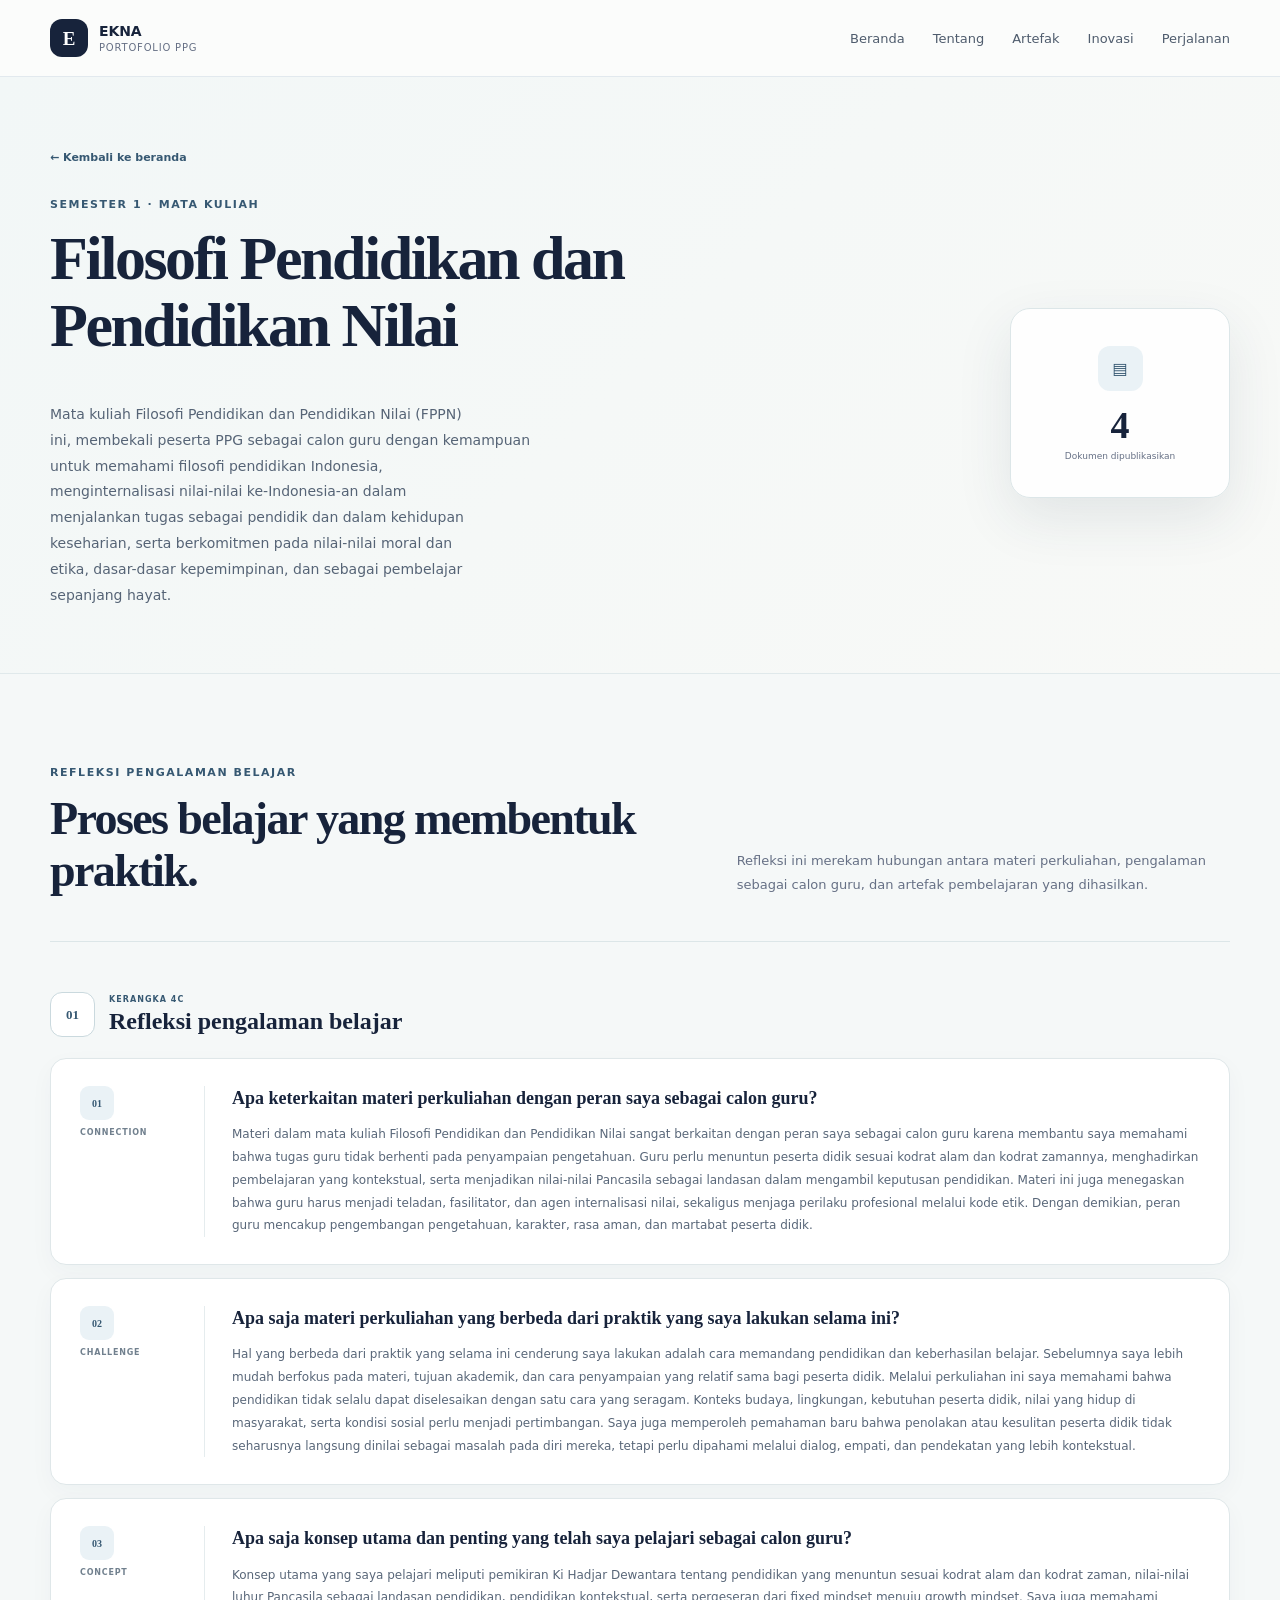
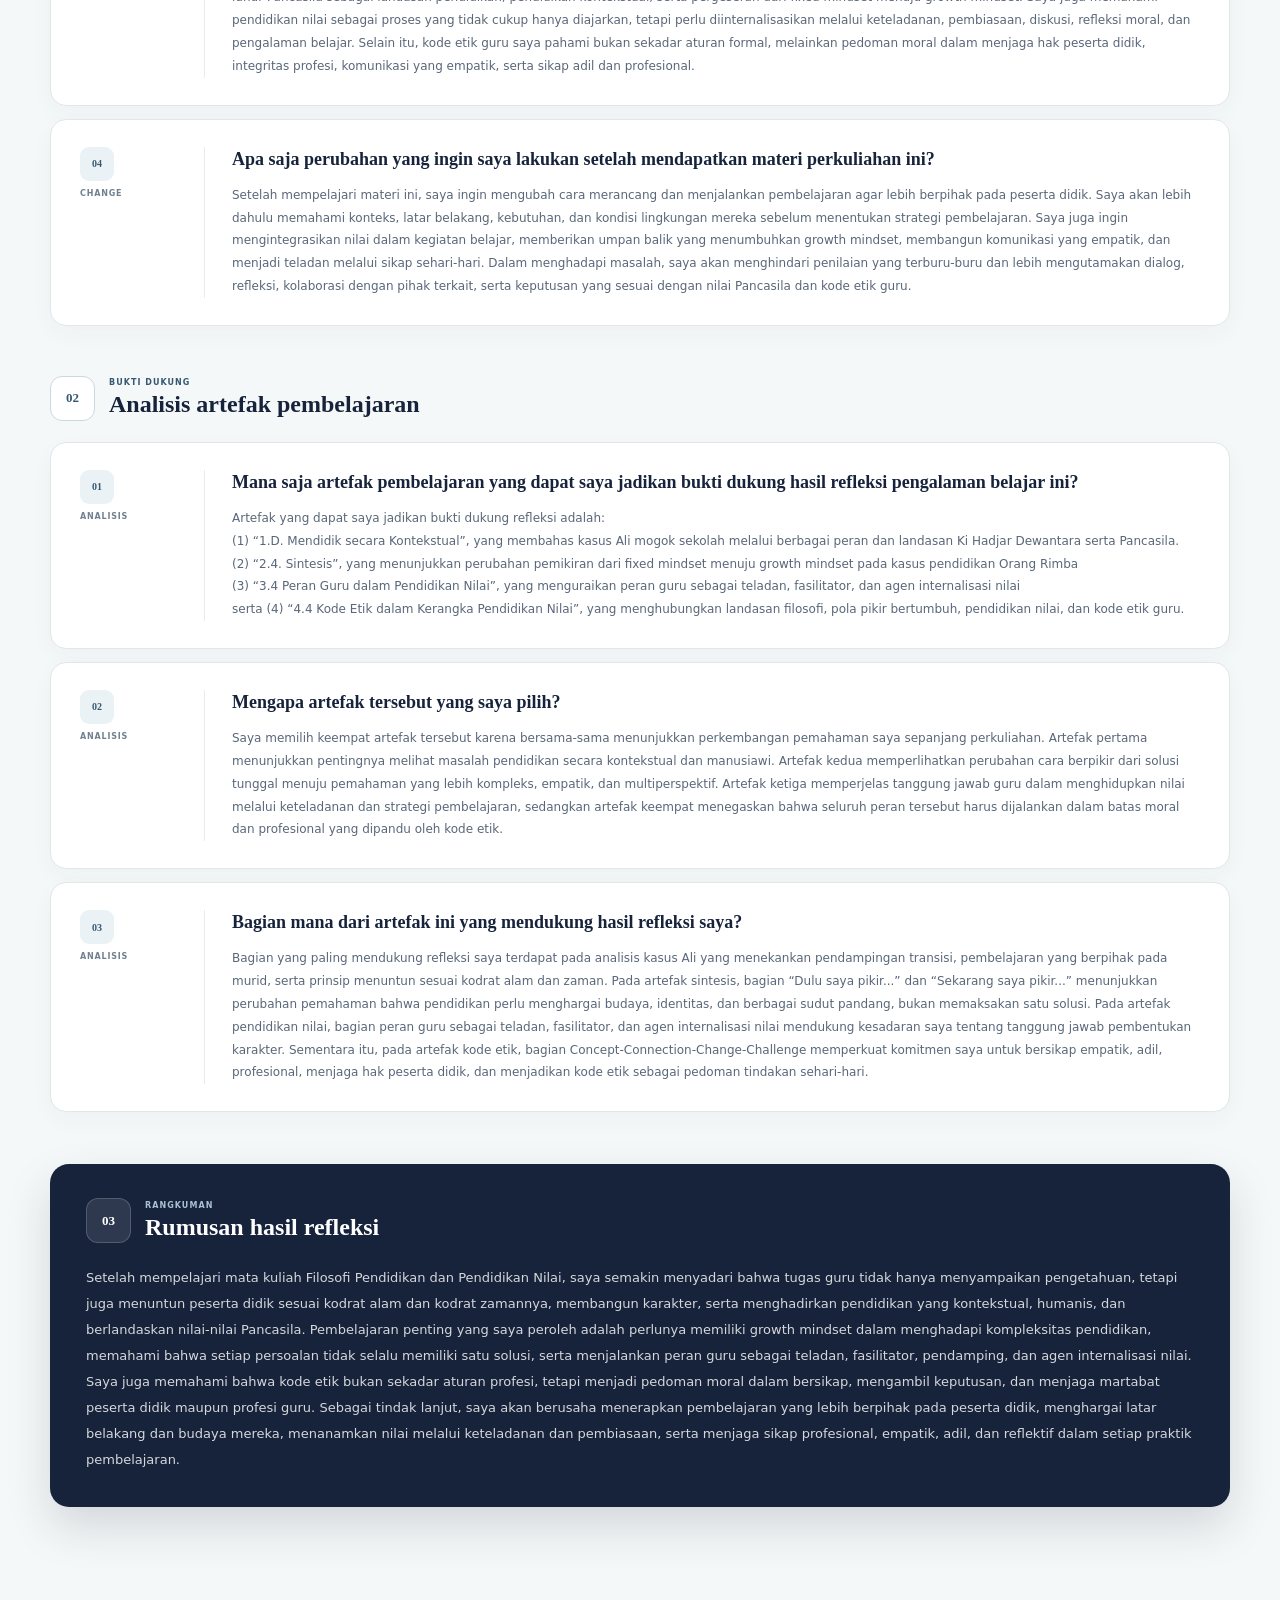
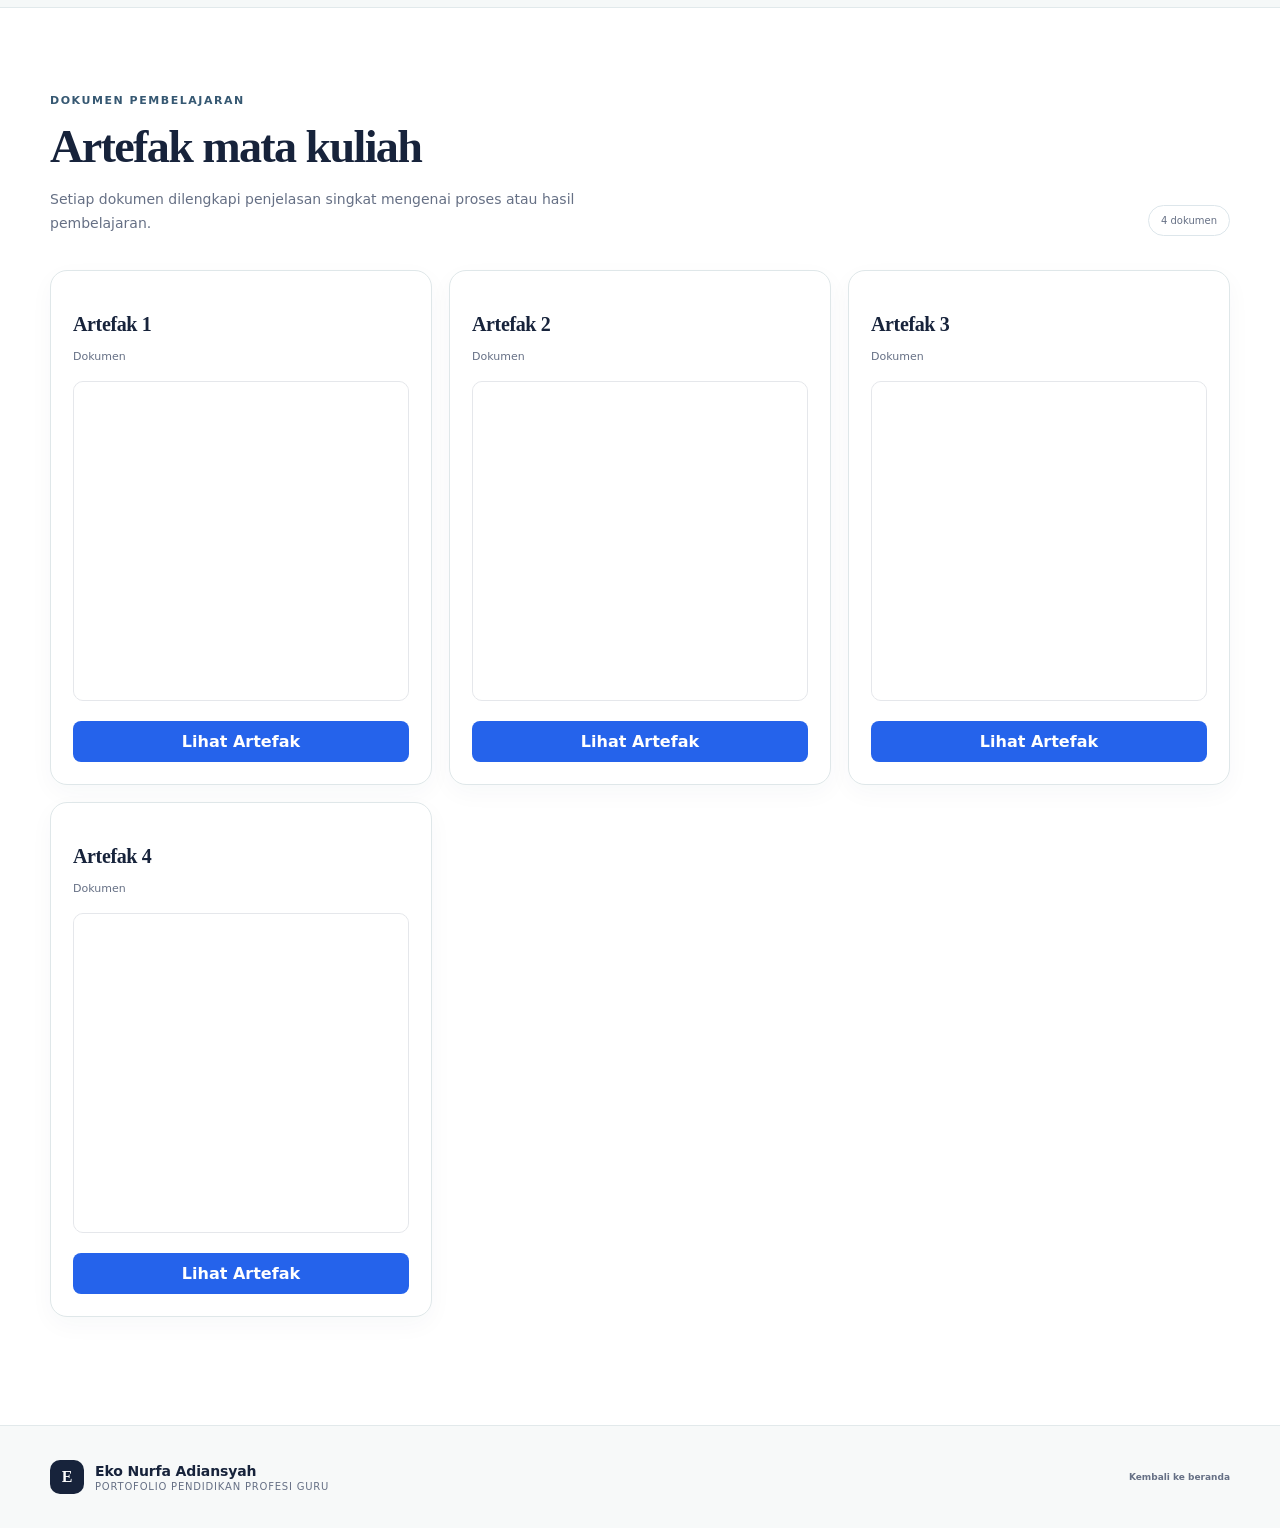
<file: courses/semester-1-filosofi-pendidikan-dan-pendidikan-nilai/index.html>
<!doctype html>
<html lang="id">
  <head>
    <meta charset="utf-8" />
    <meta name="viewport" content="width=device-width,initial-scale=1" />
    <meta
      name="description"
      content="Portofolio Pendidikan Profesi Guru Eko Nurfa Adiansyah."
    />
    <link rel="icon" href="../../favicon.svg" type="image/svg+xml" />
    <link rel="stylesheet" href="../../assets/css/app.css" />
    <title>Filosofi Pendidikan dan Pendidikan Nilai · Portofolio PPG</title>
  </head>
  <body>
    <header class="site-header">
      <div class="site-container header-inner">
        <a class="brand" href="../../index.html#beranda"
          ><span class="brand-mark">E</span
          ><span><strong>EKNA</strong><small>Portofolio PPG</small></span></a
        >
        <nav class="main-nav" data-mobile-nav>
          <a href="../../index.html#beranda">Beranda</a
          ><a href="../../index.html#tentang">Tentang</a
          ><a href="../../index.html#artefak">Artefak</a
          ><a href="../../index.html#inovasi">Inovasi</a
          ><a href="../../index.html#perjalanan">Perjalanan</a>
        </nav>
        <button
          class="menu-button"
          data-mobile-menu
          type="button"
          aria-label="Buka navigasi"
        >
          ☰
        </button>
      </div>
    </header>
    <div class="site-shell">
      <main class="course-page">
        <section class="course-hero">
          <div class="site-container">
            <a class="breadcrumb-link" href="../../index.html#artefak"
              >← Kembali ke beranda</a
            >
            <div class="course-hero-grid">
              <div>
                <p class="section-kicker">Semester 1 · Mata Kuliah</p>
                <h1>Filosofi Pendidikan dan Pendidikan Nilai</h1>
                <p>
                  Mata kuliah Filosofi Pendidikan dan Pendidikan Nilai (FPPN)
                  ini, membekali peserta PPG sebagai calon guru dengan kemampuan
                  untuk memahami filosofi pendidikan Indonesia,
                  menginternalisasi nilai-nilai ke-Indonesia-an dalam
                  menjalankan tugas sebagai pendidik dan dalam kehidupan
                  keseharian, serta berkomitmen pada nilai-nilai moral dan
                  etika, dasar-dasar kepemimpinan, dan sebagai pembelajar
                  sepanjang hayat.
                </p>
              </div>
              <div class="course-summary">
                <span class="document-icon blue">▤</span><strong>4</strong
                ><small>Dokumen dipublikasikan</small>
              </div>
            </div>
          </div>
        </section>
        <section class="course-reflection-section">
          <div class="site-container">
            <div class="reflection-intro">
              <div>
                <p class="section-kicker">Refleksi pengalaman belajar</p>
                <h2 class="section-title">
                  Proses belajar yang membentuk praktik.
                </h2>
              </div>
              <p>
                Refleksi ini merekam hubungan antara materi perkuliahan,
                pengalaman sebagai calon guru, dan artefak pembelajaran yang
                dihasilkan.
              </p>
            </div>
            <div class="reflection-group">
              <div class="reflection-group-heading">
                <span>01</span>
                <div>
                  <p>KERANGKA 4C</p>
                  <h3>Refleksi pengalaman belajar</h3>
                </div>
              </div>
              <div class="reflection-answer-list">
                <article class="reflection-answer-card">
                  <div class="reflection-answer-label">
                    <span>01</span><strong>Connection</strong>
                  </div>
                  <div>
                    <h4>
                      Apa keterkaitan materi perkuliahan dengan peran saya
                      sebagai calon guru?
                    </h4>
                    <p style="white-space: unset !important">
                      Materi dalam mata kuliah Filosofi Pendidikan dan
                      Pendidikan Nilai sangat berkaitan dengan peran saya
                      sebagai calon guru karena membantu saya memahami bahwa
                      tugas guru tidak berhenti pada penyampaian pengetahuan.
                      Guru perlu menuntun peserta didik sesuai kodrat alam dan
                      kodrat zamannya, menghadirkan pembelajaran yang
                      kontekstual, serta menjadikan nilai-nilai Pancasila
                      sebagai landasan dalam mengambil keputusan pendidikan.
                      Materi ini juga menegaskan bahwa guru harus menjadi
                      teladan, fasilitator, dan agen internalisasi nilai,
                      sekaligus menjaga perilaku profesional melalui kode etik.
                      Dengan demikian, peran guru mencakup pengembangan
                      pengetahuan, karakter, rasa aman, dan martabat peserta
                      didik.
                    </p>
                  </div>
                </article>
                <article class="reflection-answer-card">
                  <div class="reflection-answer-label">
                    <span>02</span><strong>Challenge</strong>
                  </div>
                  <div>
                    <h4>
                      Apa saja materi perkuliahan yang berbeda dari praktik yang
                      saya lakukan selama ini?
                    </h4>
                    <p style="white-space: unset !important">
                      Hal yang berbeda dari praktik yang selama ini cenderung
                      saya lakukan adalah cara memandang pendidikan dan
                      keberhasilan belajar. Sebelumnya saya lebih mudah berfokus
                      pada materi, tujuan akademik, dan cara penyampaian yang
                      relatif sama bagi peserta didik. Melalui perkuliahan ini
                      saya memahami bahwa pendidikan tidak selalu dapat
                      diselesaikan dengan satu cara yang seragam. Konteks
                      budaya, lingkungan, kebutuhan peserta didik, nilai yang
                      hidup di masyarakat, serta kondisi sosial perlu menjadi
                      pertimbangan. Saya juga memperoleh pemahaman baru bahwa
                      penolakan atau kesulitan peserta didik tidak seharusnya
                      langsung dinilai sebagai masalah pada diri mereka, tetapi
                      perlu dipahami melalui dialog, empati, dan pendekatan yang
                      lebih kontekstual.
                    </p>
                  </div>
                </article>
                <article class="reflection-answer-card">
                  <div class="reflection-answer-label">
                    <span>03</span><strong>Concept</strong>
                  </div>
                  <div>
                    <h4>
                      Apa saja konsep utama dan penting yang telah saya pelajari
                      sebagai calon guru?
                    </h4>
                    <p style="white-space: unset !important">
                      Konsep utama yang saya pelajari meliputi pemikiran Ki
                      Hadjar Dewantara tentang pendidikan yang menuntun sesuai
                      kodrat alam dan kodrat zaman, nilai-nilai luhur Pancasila
                      sebagai landasan pendidikan, pendidikan kontekstual, serta
                      pergeseran dari fixed mindset menuju growth mindset. Saya
                      juga memahami pendidikan nilai sebagai proses yang tidak
                      cukup hanya diajarkan, tetapi perlu diinternalisasikan
                      melalui keteladanan, pembiasaan, diskusi, refleksi moral,
                      dan pengalaman belajar. Selain itu, kode etik guru saya
                      pahami bukan sekadar aturan formal, melainkan pedoman
                      moral dalam menjaga hak peserta didik, integritas profesi,
                      komunikasi yang empatik, serta sikap adil dan profesional.
                    </p>
                  </div>
                </article>
                <article class="reflection-answer-card">
                  <div class="reflection-answer-label">
                    <span>04</span><strong>Change</strong>
                  </div>
                  <div>
                    <h4>
                      Apa saja perubahan yang ingin saya lakukan setelah
                      mendapatkan materi perkuliahan ini?
                    </h4>
                    <p style="white-space: unset !important">
                      Setelah mempelajari materi ini, saya ingin mengubah cara
                      merancang dan menjalankan pembelajaran agar lebih berpihak
                      pada peserta didik. Saya akan lebih dahulu memahami
                      konteks, latar belakang, kebutuhan, dan kondisi lingkungan
                      mereka sebelum menentukan strategi pembelajaran. Saya juga
                      ingin mengintegrasikan nilai dalam kegiatan belajar,
                      memberikan umpan balik yang menumbuhkan growth mindset,
                      membangun komunikasi yang empatik, dan menjadi teladan
                      melalui sikap sehari-hari. Dalam menghadapi masalah, saya
                      akan menghindari penilaian yang terburu-buru dan lebih
                      mengutamakan dialog, refleksi, kolaborasi dengan pihak
                      terkait, serta keputusan yang sesuai dengan nilai
                      Pancasila dan kode etik guru.
                    </p>
                  </div>
                </article>
              </div>
            </div>
            <div class="reflection-group">
              <div class="reflection-group-heading">
                <span>02</span>
                <div>
                  <p>BUKTI DUKUNG</p>
                  <h3>Analisis artefak pembelajaran</h3>
                </div>
              </div>
              <div class="reflection-answer-list">
                <article class="reflection-answer-card">
                  <div class="reflection-answer-label">
                    <span>01</span><strong>Analisis</strong>
                  </div>
                  <div>
                    <h4>
                      Mana saja artefak pembelajaran yang dapat saya jadikan
                      bukti dukung hasil refleksi pengalaman belajar ini?
                    </h4>
                    <p style="white-space: unset !important">
                      Artefak yang dapat saya jadikan bukti dukung refleksi
                      adalah: <br />(1) “1.D. Mendidik secara Kontekstual”, yang
                      membahas kasus Ali mogok sekolah melalui berbagai peran
                      dan landasan Ki Hadjar Dewantara serta Pancasila.
                      <br />(2) “2.4. Sintesis”, yang menunjukkan perubahan
                      pemikiran dari fixed mindset menuju growth mindset pada
                      kasus pendidikan Orang Rimba <br />
                      (3) “3.4 Peran Guru dalam Pendidikan Nilai”, yang
                      menguraikan peran guru sebagai teladan, fasilitator, dan
                      agen internalisasi nilai <br />
                      serta (4) “4.4 Kode Etik dalam Kerangka Pendidikan Nilai”,
                      yang menghubungkan landasan filosofi, pola pikir
                      bertumbuh, pendidikan nilai, dan kode etik guru.
                    </p>
                  </div>
                </article>
                <article class="reflection-answer-card">
                  <div class="reflection-answer-label">
                    <span>02</span><strong>Analisis</strong>
                  </div>
                  <div>
                    <h4>Mengapa artefak tersebut yang saya pilih?</h4>
                    <p style="white-space: unset !important">
                      Saya memilih keempat artefak tersebut karena bersama-sama
                      menunjukkan perkembangan pemahaman saya sepanjang
                      perkuliahan. Artefak pertama menunjukkan pentingnya
                      melihat masalah pendidikan secara kontekstual dan
                      manusiawi. Artefak kedua memperlihatkan perubahan cara
                      berpikir dari solusi tunggal menuju pemahaman yang lebih
                      kompleks, empatik, dan multiperspektif. Artefak ketiga
                      memperjelas tanggung jawab guru dalam menghidupkan nilai
                      melalui keteladanan dan strategi pembelajaran, sedangkan
                      artefak keempat menegaskan bahwa seluruh peran tersebut
                      harus dijalankan dalam batas moral dan profesional yang
                      dipandu oleh kode etik.
                    </p>
                  </div>
                </article>
                <article class="reflection-answer-card">
                  <div class="reflection-answer-label">
                    <span>03</span><strong>Analisis</strong>
                  </div>
                  <div>
                    <h4>
                      Bagian mana dari artefak ini yang mendukung hasil refleksi
                      saya?
                    </h4>
                    <p style="white-space: unset !important">
                      Bagian yang paling mendukung refleksi saya terdapat pada
                      analisis kasus Ali yang menekankan pendampingan transisi,
                      pembelajaran yang berpihak pada murid, serta prinsip
                      menuntun sesuai kodrat alam dan zaman. Pada artefak
                      sintesis, bagian “Dulu saya pikir...” dan “Sekarang saya
                      pikir...” menunjukkan perubahan pemahaman bahwa pendidikan
                      perlu menghargai budaya, identitas, dan berbagai sudut
                      pandang, bukan memaksakan satu solusi. Pada artefak
                      pendidikan nilai, bagian peran guru sebagai teladan,
                      fasilitator, dan agen internalisasi nilai mendukung
                      kesadaran saya tentang tanggung jawab pembentukan
                      karakter. Sementara itu, pada artefak kode etik, bagian
                      Concept-Connection-Change-Challenge memperkuat komitmen
                      saya untuk bersikap empatik, adil, profesional, menjaga
                      hak peserta didik, dan menjadikan kode etik sebagai
                      pedoman tindakan sehari-hari.
                    </p>
                  </div>
                </article>
              </div>
            </div>
            <article class="reflection-conclusion">
              <div class="reflection-group-heading">
                <span>03</span>
                <div>
                  <p>RANGKUMAN</p>
                  <h3>Rumusan hasil refleksi</h3>
                </div>
              </div>
              <p style="white-space: unset !important">
                Setelah mempelajari mata kuliah Filosofi Pendidikan dan
                Pendidikan Nilai, saya semakin menyadari bahwa tugas guru tidak
                hanya menyampaikan pengetahuan, tetapi juga menuntun peserta
                didik sesuai kodrat alam dan kodrat zamannya, membangun
                karakter, serta menghadirkan pendidikan yang kontekstual,
                humanis, dan berlandaskan nilai-nilai Pancasila. Pembelajaran
                penting yang saya peroleh adalah perlunya memiliki growth
                mindset dalam menghadapi kompleksitas pendidikan, memahami bahwa
                setiap persoalan tidak selalu memiliki satu solusi, serta
                menjalankan peran guru sebagai teladan, fasilitator, pendamping,
                dan agen internalisasi nilai. Saya juga memahami bahwa kode etik
                bukan sekadar aturan profesi, tetapi menjadi pedoman moral dalam
                bersikap, mengambil keputusan, dan menjaga martabat peserta
                didik maupun profesi guru. Sebagai tindak lanjut, saya akan
                berusaha menerapkan pembelajaran yang lebih berpihak pada
                peserta didik, menghargai latar belakang dan budaya mereka,
                menanamkan nilai melalui keteladanan dan pembiasaan, serta
                menjaga sikap profesional, empatik, adil, dan reflektif dalam
                setiap praktik pembelajaran.
              </p>
            </article>
          </div>
        </section>
        <section class="course-documents">
          <div class="site-container">
            <div class="section-heading-row">
              <div>
                <p class="section-kicker">Dokumen pembelajaran</p>
                <h2 class="section-title">Artefak mata kuliah</h2>
                <p class="section-subtitle">
                  Setiap dokumen dilengkapi penjelasan singkat mengenai proses
                  atau hasil pembelajaran.
                </p>
              </div>
              <span class="collection-count">4 dokumen</span>
            </div>
            <div class="artifact-grid course-artifact-grid">
              <!-- Card Modul Ajar -->
              <div class="artifact-card">
                <h3>Artefak 1</h3>
                <p>Dokumen</p>

                <!-- Preview PDF di dalam card -->
                <div class="artifact-preview">
                  <iframe
                    src="https://drive.google.com/file/d/1orCcBi3cAFoY00Ab0KhjJsGd8YIXeiA8/preview"
                    title="Preview Modul Ajar"
                    loading="lazy"
                  >
                  </iframe>
                </div>

                <button type="button" data-pdf-open="a1">Lihat Artefak</button>
              </div>

              <!-- Card Laporan Refleksi -->
              <div class="artifact-card">
                <h3>Artefak 2</h3>
                <p>Dokumen</p>

                <!-- Preview PDF di dalam card -->
                <div class="artifact-preview">
                  <iframe
                    src="https://drive.google.com/file/d/1cgdaTrODsTVZiBqXQGfR7-Xz4sOh0aOx/preview"
                    title="Preview Laporan Refleksi"
                    loading="lazy"
                  >
                  </iframe>
                </div>

                <button type="button" data-pdf-open="a2">Lihat Artefak</button>
              </div>
              <!-- Card Laporan Refleksi -->
              <div class="artifact-card">
                <h3>Artefak 3</h3>
                <p>Dokumen</p>

                <!-- Preview PDF di dalam card -->
                <div class="artifact-preview">
                  <iframe
                    src="https://drive.google.com/file/d/1EE7o_CkpYfyy_IjUTYA7xnCCrkMfCfXT/preview"
                    title="Preview Laporan Refleksi"
                    loading="lazy"
                  >
                  </iframe>
                </div>

                <button type="button" data-pdf-open="a3">Lihat Artefak</button>
              </div>
              <!-- Card Laporan Refleksi -->
              <div class="artifact-card">
                <h3>Artefak 4</h3>
                <p>Dokumen</p>

                <!-- Preview PDF di dalam card -->
                <div class="artifact-preview">
                  <iframe
                    src="https://drive.google.com/file/d/1tc9c0eFzlEU2YkjELxNtYxnIZ9_7K5jk/preview"
                    title="Preview Laporan Refleksi"
                    loading="lazy"
                  >
                  </iframe>
                </div>

                <button type="button" data-pdf-open="a4">Lihat Artefak</button>
              </div>
            </div>
          </div>
        </section>
      </main>
      <footer class="site-footer">
        <div class="site-container footer-inner">
          <div class="brand footer-brand">
            <span class="brand-mark">E</span
            ><span
              ><strong>Eko Nurfa Adiansyah</strong
              ><small>Portofolio Pendidikan Profesi Guru</small></span
            >
          </div>
          <a href="../../index.html">Kembali ke beranda</a>
        </div>
      </footer>
    </div>
    <!-- Popup PDF Modul Ajar -->
    <div class="pdf-modal" id="a1">
      <div class="pdf-modal-content">
        <button
          type="button"
          class="pdf-close"
          data-pdf-close
          aria-label="Tutup"
        >
          &times;
        </button>
        <iframe
          src="https://drive.google.com/file/d/1orCcBi3cAFoY00Ab0KhjJsGd8YIXeiA8/preview"
          title="PDF Modul Ajar"
        >
        </iframe>
      </div>
    </div>

    <!-- Popup PDF Laporan Refleksi -->
    <div class="pdf-modal" id="a2">
      <div class="pdf-modal-content">
        <button
          type="button"
          class="pdf-close"
          data-pdf-close
          aria-label="Tutup"
        >
          &times;
        </button>
        <iframe
          src="https://drive.google.com/file/d/1cgdaTrODsTVZiBqXQGfR7-Xz4sOh0aOx/preview"
          title="PDF Laporan Refleksi"
        >
        </iframe>
      </div>
    </div>
    <!-- Popup PDF Laporan Refleksi -->
    <div class="pdf-modal" id="a3">
      <div class="pdf-modal-content">
        <button
          type="button"
          class="pdf-close"
          data-pdf-close
          aria-label="Tutup"
        >
          &times;
        </button>
        <iframe
          src="https://drive.google.com/file/d/1EE7o_CkpYfyy_IjUTYA7xnCCrkMfCfXT/preview"
          title="PDF Laporan Refleksi"
        >
        </iframe>
      </div>
    </div>
    <!-- Popup PDF Laporan Refleksi -->
    <div class="pdf-modal" id="a4">
      <div class="pdf-modal-content">
        <button
          type="button"
          class="pdf-close"
          data-pdf-close
          aria-label="Tutup"
        >
          &times;
        </button>
        <iframe
          src="https://drive.google.com/file/d/1tc9c0eFzlEU2YkjELxNtYxnIZ9_7K5jk/preview"
          title="PDF Laporan Refleksi"
        >
        </iframe>
      </div>
    </div>
    <script src="../../assets/js/app.js" defer></script>
  </body>
</html>
</file>
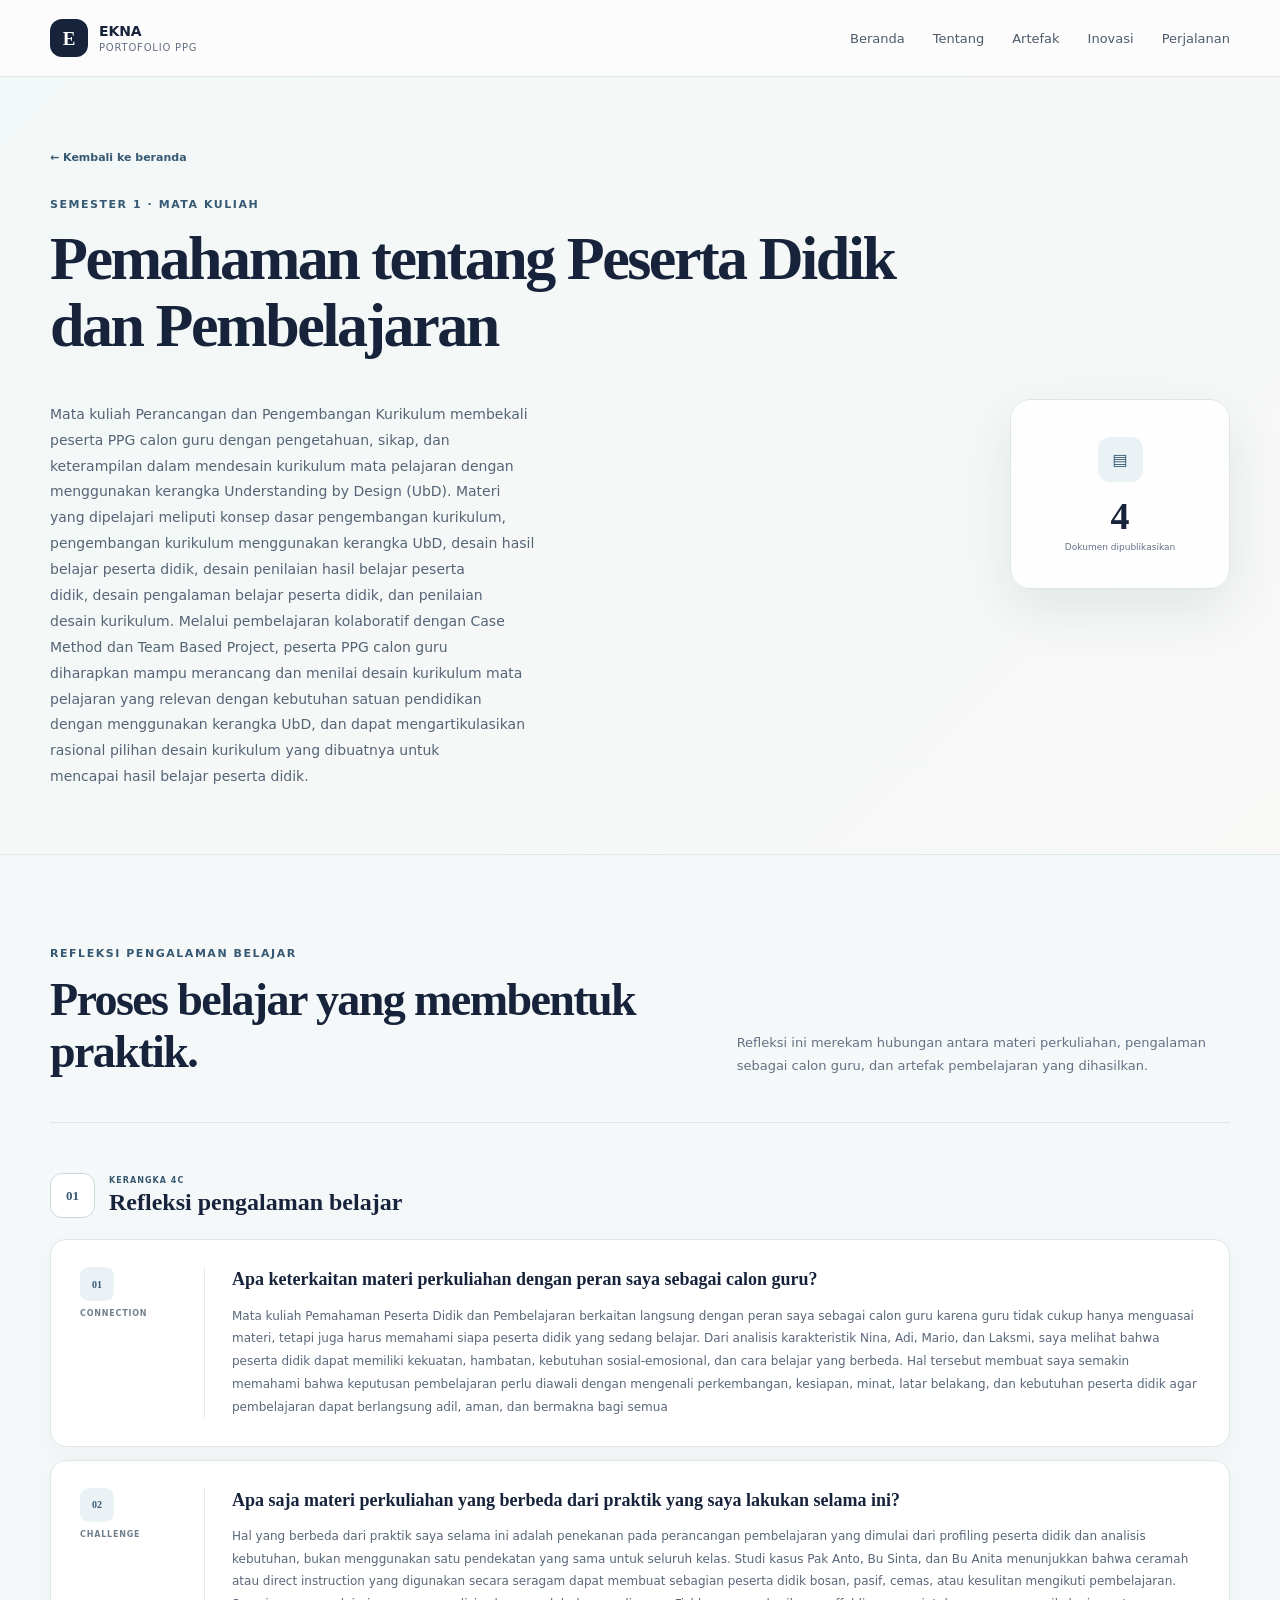
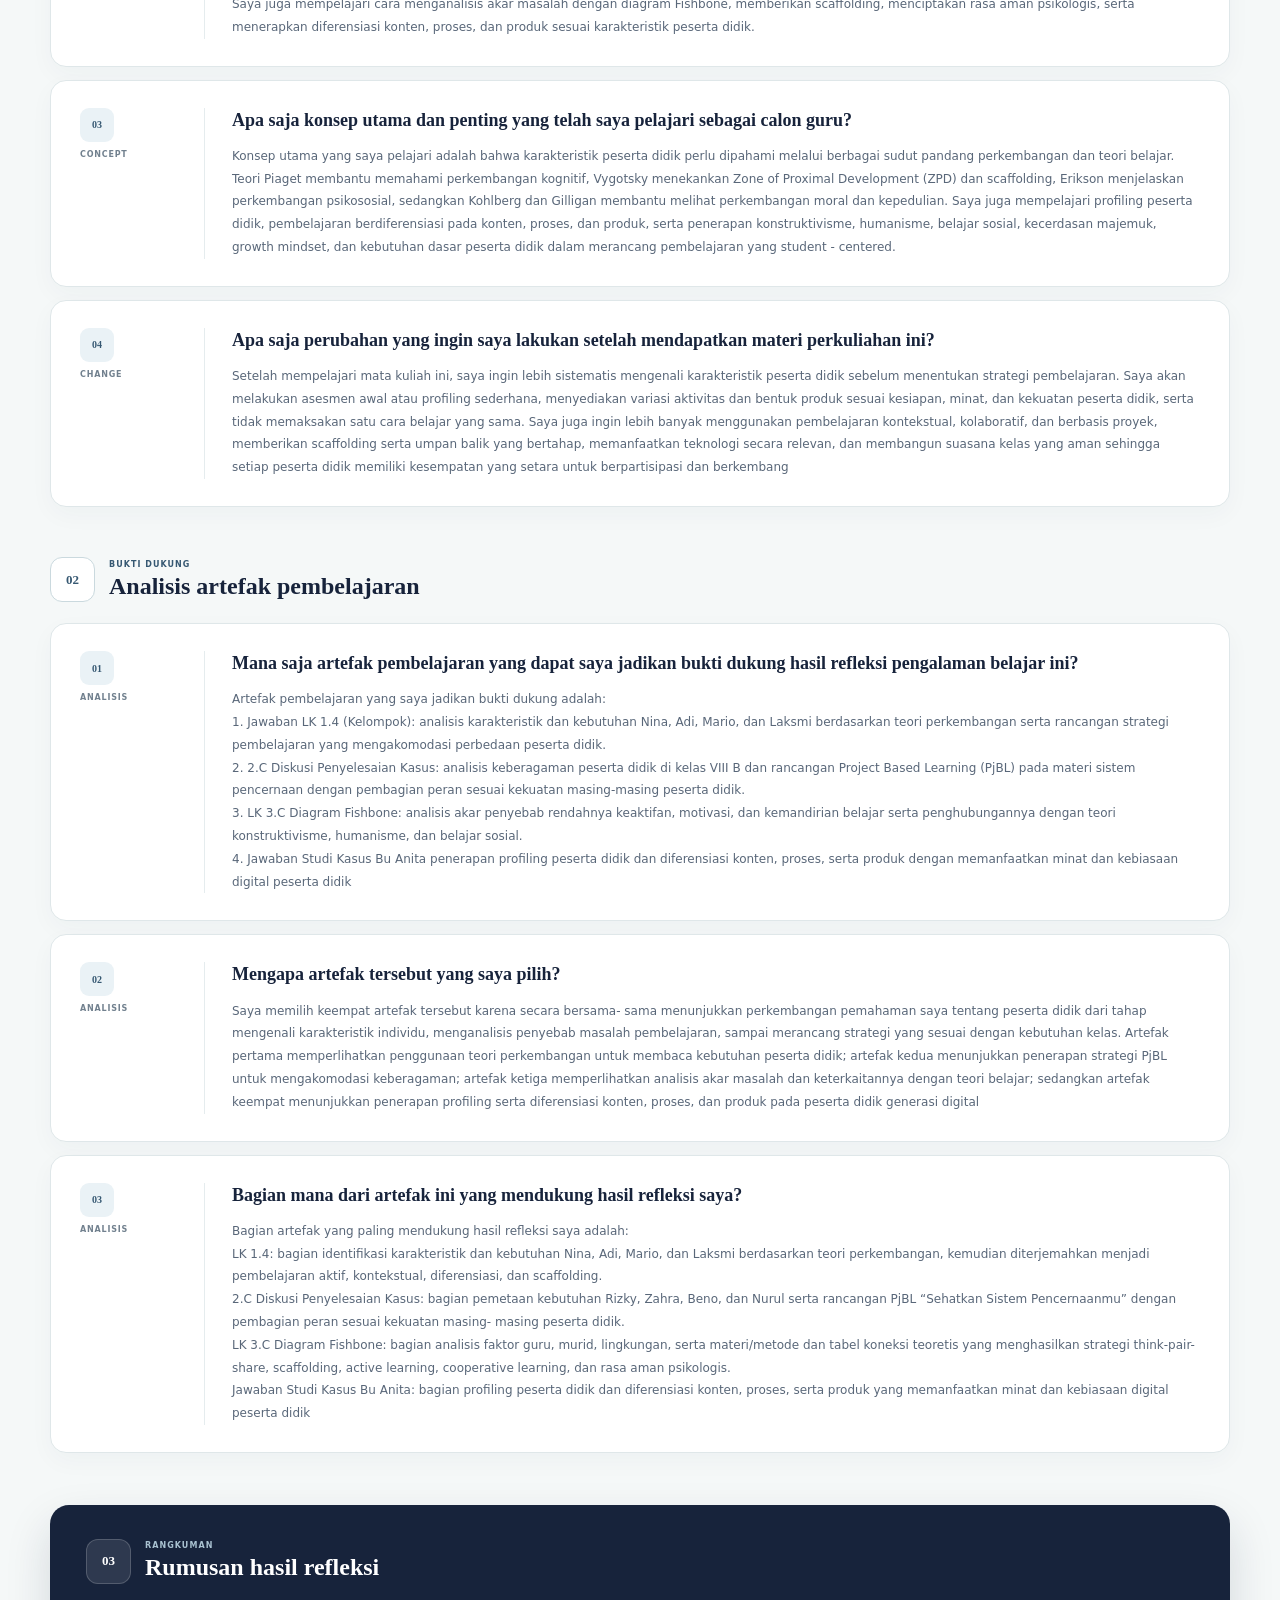
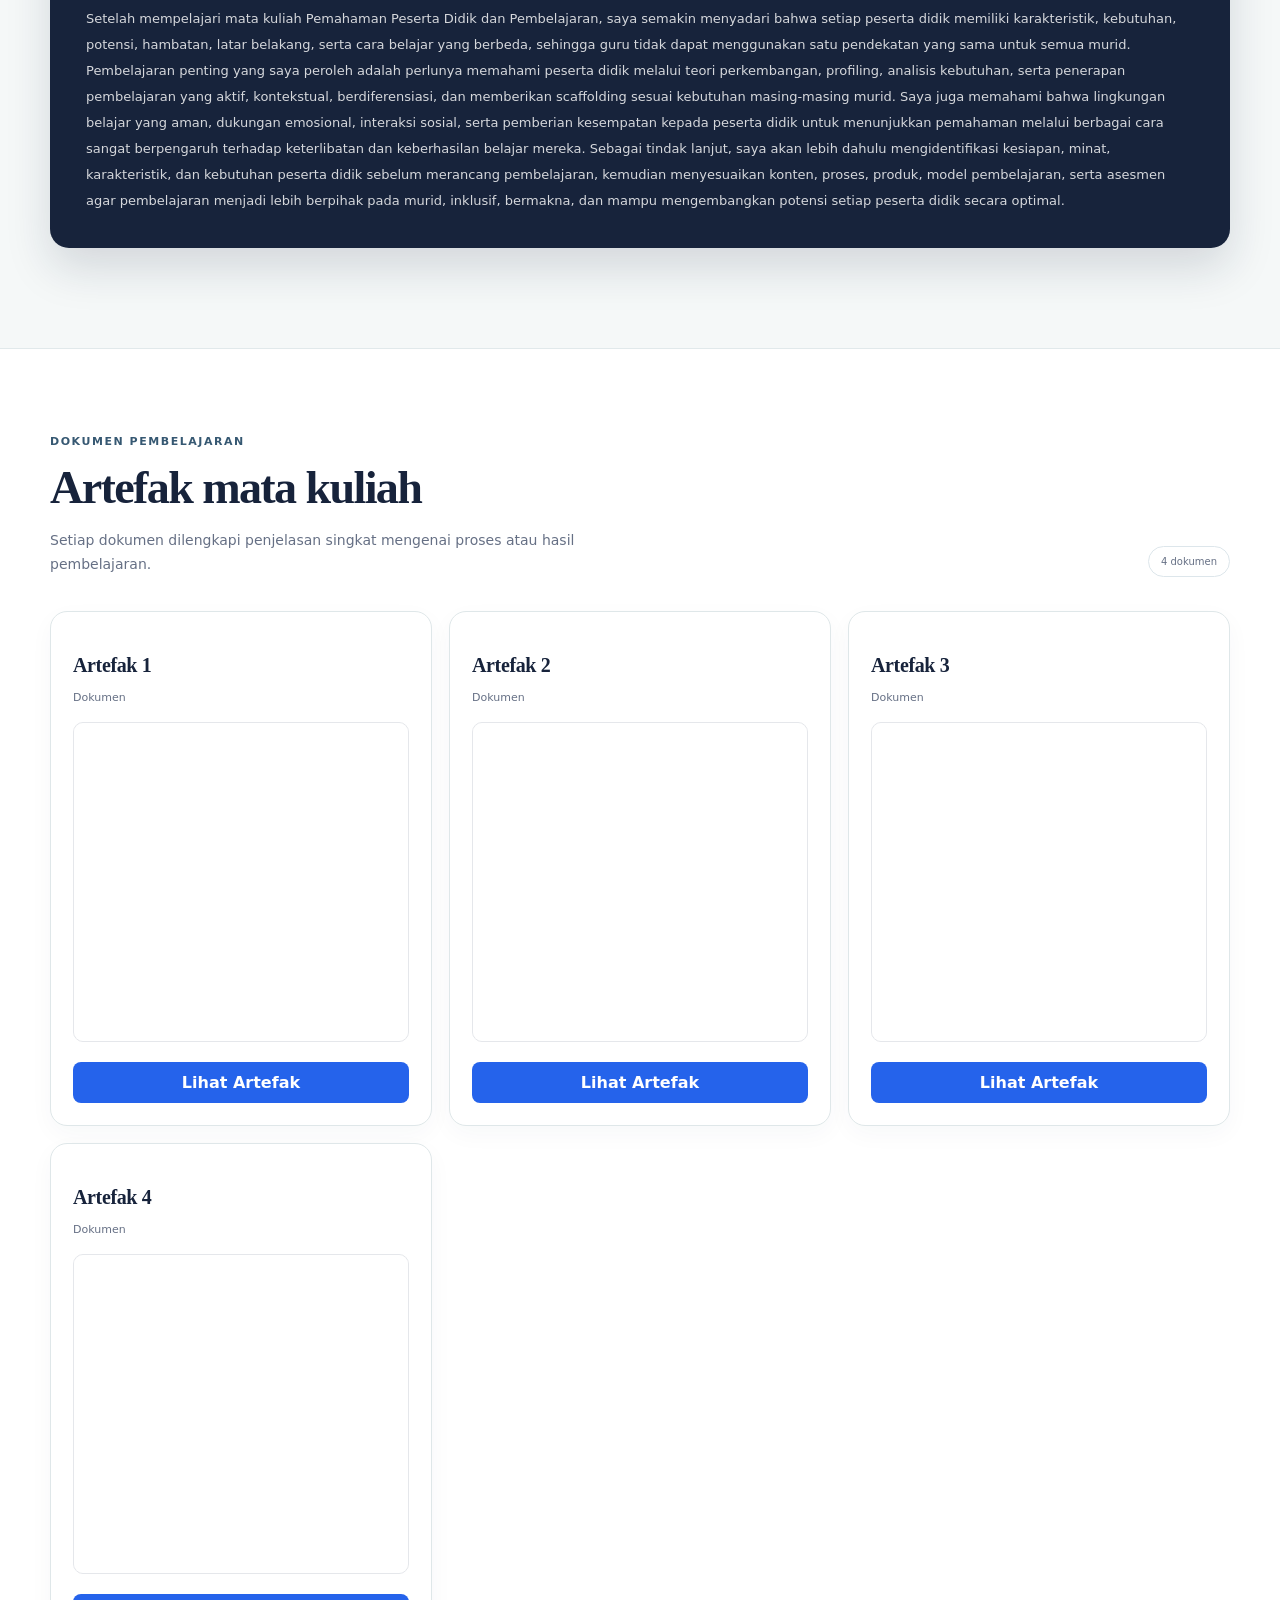
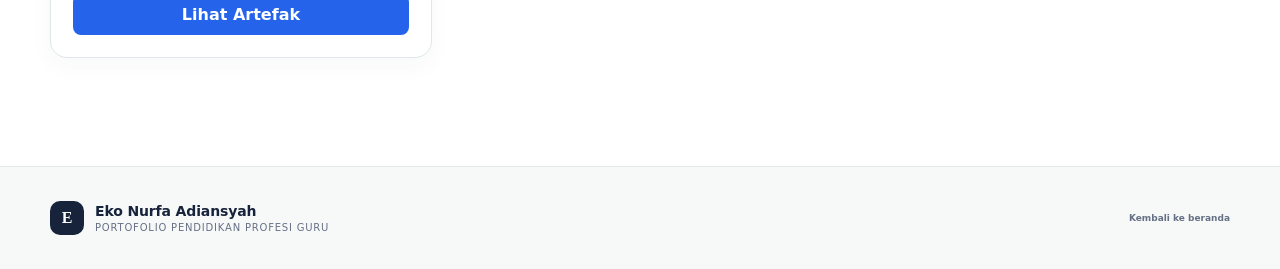
<file: courses/semester-1-pemahaman-tentang-peserta-didik-dan-pembelajaran/index.html>
<!doctype html>
<html lang="id">
  <head>
    <meta charset="utf-8" />
    <meta name="viewport" content="width=device-width,initial-scale=1" />
    <meta
      name="description"
      content="Portofolio Pendidikan Profesi Guru Eko Nurfa Adiansyah."
    />
    <link rel="icon" href="../../favicon.svg" type="image/svg+xml" />
    <link rel="stylesheet" href="../../assets/css/app.css" />
    <title>
      Pemahaman tentang Peserta Didik dan Pembelajaran · Portofolio PPG
    </title>
  </head>
  <body>
    <header class="site-header">
      <div class="site-container header-inner">
        <a class="brand" href="../../index.html#beranda"
          ><span class="brand-mark">E</span
          ><span><strong>EKNA</strong><small>Portofolio PPG</small></span></a
        >
        <nav class="main-nav" data-mobile-nav>
          <a href="../../index.html#beranda">Beranda</a
          ><a href="../../index.html#tentang">Tentang</a
          ><a href="../../index.html#artefak">Artefak</a
          ><a href="../../index.html#inovasi">Inovasi</a
          ><a href="../../index.html#perjalanan">Perjalanan</a>
        </nav>
        <button
          class="menu-button"
          data-mobile-menu
          type="button"
          aria-label="Buka navigasi"
        >
          ☰
        </button>
      </div>
    </header>
    <div class="site-shell">
      <main class="course-page">
        <section class="course-hero">
          <div class="site-container">
            <a class="breadcrumb-link" href="../../index.html#artefak"
              >← Kembali ke beranda</a
            >
            <div class="course-hero-grid">
              <div>
                <p class="section-kicker">Semester 1 · Mata Kuliah</p>
                <h1>Pemahaman tentang Peserta Didik dan Pembelajaran</h1>
                <p>
                  Mata kuliah Perancangan dan Pengembangan Kurikulum membekali
                  peserta PPG calon guru dengan pengetahuan, sikap, dan
                  keterampilan dalam mendesain kurikulum mata pelajaran dengan
                  menggunakan kerangka Understanding by Design (UbD). Materi
                  yang dipelajari meliputi konsep dasar pengembangan kurikulum,
                  pengembangan kurikulum menggunakan kerangka UbD, desain hasil
                  belajar peserta didik, desain penilaian hasil belajar peserta
                  didik, desain pengalaman belajar peserta didik, dan penilaian
                  desain kurikulum. Melalui pembelajaran kolaboratif dengan Case
                  Method dan Team Based Project, peserta PPG calon guru
                  diharapkan mampu merancang dan menilai desain kurikulum mata
                  pelajaran yang relevan dengan kebutuhan satuan pendidikan
                  dengan menggunakan kerangka UbD, dan dapat mengartikulasikan
                  rasional pilihan desain kurikulum yang dibuatnya untuk
                  mencapai hasil belajar peserta didik.
                </p>
              </div>
              <div class="course-summary">
                <span class="document-icon blue">▤</span><strong>4</strong
                ><small>Dokumen dipublikasikan</small>
              </div>
            </div>
          </div>
        </section>
        <section class="course-reflection-section">
          <div class="site-container">
            <div class="reflection-intro">
              <div>
                <p class="section-kicker">Refleksi pengalaman belajar</p>
                <h2 class="section-title">
                  Proses belajar yang membentuk praktik.
                </h2>
              </div>
              <p>
                Refleksi ini merekam hubungan antara materi perkuliahan,
                pengalaman sebagai calon guru, dan artefak pembelajaran yang
                dihasilkan.
              </p>
            </div>
            <div class="reflection-group">
              <div class="reflection-group-heading">
                <span>01</span>
                <div>
                  <p>KERANGKA 4C</p>
                  <h3>Refleksi pengalaman belajar</h3>
                </div>
              </div>
              <div class="reflection-answer-list">
                <article class="reflection-answer-card">
                  <div class="reflection-answer-label">
                    <span>01</span><strong>Connection</strong>
                  </div>
                  <div>
                    <h4>
                      Apa keterkaitan materi perkuliahan dengan peran saya
                      sebagai calon guru?
                    </h4>
                    <p style="white-space: unset !important">
                      Mata kuliah Pemahaman Peserta Didik dan Pembelajaran
                      berkaitan langsung dengan peran saya sebagai calon guru
                      karena guru tidak cukup hanya menguasai materi, tetapi
                      juga harus memahami siapa peserta didik yang sedang
                      belajar. Dari analisis karakteristik Nina, Adi, Mario, dan
                      Laksmi, saya melihat bahwa peserta didik dapat memiliki
                      kekuatan, hambatan, kebutuhan sosial-emosional, dan cara
                      belajar yang berbeda. Hal tersebut membuat saya semakin
                      memahami bahwa keputusan pembelajaran perlu diawali dengan
                      mengenali perkembangan, kesiapan, minat, latar belakang,
                      dan kebutuhan peserta didik agar pembelajaran dapat
                      berlangsung adil, aman, dan bermakna bagi semua
                    </p>
                  </div>
                </article>
                <article class="reflection-answer-card">
                  <div class="reflection-answer-label">
                    <span>02</span><strong>Challenge</strong>
                  </div>
                  <div>
                    <h4>
                      Apa saja materi perkuliahan yang berbeda dari praktik yang
                      saya lakukan selama ini?
                    </h4>
                    <p style="white-space: unset !important">
                      Hal yang berbeda dari praktik saya selama ini adalah
                      penekanan pada perancangan pembelajaran yang dimulai dari
                      profiling peserta didik dan analisis kebutuhan, bukan
                      menggunakan satu pendekatan yang sama untuk seluruh kelas.
                      Studi kasus Pak Anto, Bu Sinta, dan Bu Anita menunjukkan
                      bahwa ceramah atau direct instruction yang digunakan
                      secara seragam dapat membuat sebagian peserta didik bosan,
                      pasif, cemas, atau kesulitan mengikuti pembelajaran. Saya
                      juga mempelajari cara menganalisis akar masalah dengan
                      diagram Fishbone, memberikan scaffolding, menciptakan rasa
                      aman psikologis, serta menerapkan diferensiasi konten,
                      proses, dan produk sesuai karakteristik peserta didik.
                    </p>
                  </div>
                </article>
                <article class="reflection-answer-card">
                  <div class="reflection-answer-label">
                    <span>03</span><strong>Concept</strong>
                  </div>
                  <div>
                    <h4>
                      Apa saja konsep utama dan penting yang telah saya pelajari
                      sebagai calon guru?
                    </h4>
                    <p style="white-space: unset !important">
                      Konsep utama yang saya pelajari adalah bahwa karakteristik
                      peserta didik perlu dipahami melalui berbagai sudut
                      pandang perkembangan dan teori belajar. Teori Piaget
                      membantu memahami perkembangan kognitif, Vygotsky
                      menekankan Zone of Proximal Development (ZPD) dan
                      scaffolding, Erikson menjelaskan perkembangan psikososial,
                      sedangkan Kohlberg dan Gilligan membantu melihat
                      perkembangan moral dan kepedulian. Saya juga mempelajari
                      profiling peserta didik, pembelajaran berdiferensiasi pada
                      konten, proses, dan produk, serta penerapan
                      konstruktivisme, humanisme, belajar sosial, kecerdasan
                      majemuk, growth mindset, dan kebutuhan dasar peserta didik
                      dalam merancang pembelajaran yang student - centered.
                    </p>
                  </div>
                </article>
                <article class="reflection-answer-card">
                  <div class="reflection-answer-label">
                    <span>04</span><strong>Change</strong>
                  </div>
                  <div>
                    <h4>
                      Apa saja perubahan yang ingin saya lakukan setelah
                      mendapatkan materi perkuliahan ini?
                    </h4>
                    <p style="white-space: unset !important">
                      Setelah mempelajari mata kuliah ini, saya ingin lebih
                      sistematis mengenali karakteristik peserta didik sebelum
                      menentukan strategi pembelajaran. Saya akan melakukan
                      asesmen awal atau profiling sederhana, menyediakan variasi
                      aktivitas dan bentuk produk sesuai kesiapan, minat, dan
                      kekuatan peserta didik, serta tidak memaksakan satu cara
                      belajar yang sama. Saya juga ingin lebih banyak
                      menggunakan pembelajaran kontekstual, kolaboratif, dan
                      berbasis proyek, memberikan scaffolding serta umpan balik
                      yang bertahap, memanfaatkan teknologi secara relevan, dan
                      membangun suasana kelas yang aman sehingga setiap peserta
                      didik memiliki kesempatan yang setara untuk berpartisipasi
                      dan berkembang
                    </p>
                  </div>
                </article>
              </div>
            </div>
            <div class="reflection-group">
              <div class="reflection-group-heading">
                <span>02</span>
                <div>
                  <p>BUKTI DUKUNG</p>
                  <h3>Analisis artefak pembelajaran</h3>
                </div>
              </div>
              <div class="reflection-answer-list">
                <article class="reflection-answer-card">
                  <div class="reflection-answer-label">
                    <span>01</span><strong>Analisis</strong>
                  </div>
                  <div>
                    <h4>
                      Mana saja artefak pembelajaran yang dapat saya jadikan
                      bukti dukung hasil refleksi pengalaman belajar ini?
                    </h4>
                    <p style="white-space: unset !important">
                      Artefak pembelajaran yang saya jadikan bukti dukung
                      adalah: <br />
                      1. Jawaban LK 1.4 (Kelompok): analisis karakteristik dan
                      kebutuhan Nina, Adi, Mario, dan Laksmi berdasarkan teori
                      perkembangan serta rancangan strategi pembelajaran yang
                      mengakomodasi perbedaan peserta didik. <br />
                      2. 2.C Diskusi Penyelesaian Kasus: analisis keberagaman
                      peserta didik di kelas VIII B dan rancangan Project Based
                      Learning (PjBL) pada materi sistem pencernaan dengan
                      pembagian peran sesuai kekuatan masing-masing peserta
                      didik. <br />
                      3. LK 3.C Diagram Fishbone: analisis akar penyebab
                      rendahnya keaktifan, motivasi, dan kemandirian belajar
                      serta penghubungannya dengan teori konstruktivisme,
                      humanisme, dan belajar sosial. <br />
                      4. Jawaban Studi Kasus Bu Anita penerapan profiling
                      peserta didik dan diferensiasi konten, proses, serta
                      produk dengan memanfaatkan minat dan kebiasaan digital
                      peserta didik
                    </p>
                  </div>
                </article>
                <article class="reflection-answer-card">
                  <div class="reflection-answer-label">
                    <span>02</span><strong>Analisis</strong>
                  </div>
                  <div>
                    <h4>Mengapa artefak tersebut yang saya pilih?</h4>
                    <p style="white-space: unset !important">
                      Saya memilih keempat artefak tersebut karena secara
                      bersama- sama menunjukkan perkembangan pemahaman saya
                      tentang peserta didik dari tahap mengenali karakteristik
                      individu, menganalisis penyebab masalah pembelajaran,
                      sampai merancang strategi yang sesuai dengan kebutuhan
                      kelas. Artefak pertama memperlihatkan penggunaan teori
                      perkembangan untuk membaca kebutuhan peserta didik;
                      artefak kedua menunjukkan penerapan strategi PjBL untuk
                      mengakomodasi keberagaman; artefak ketiga memperlihatkan
                      analisis akar masalah dan keterkaitannya dengan teori
                      belajar; sedangkan artefak keempat menunjukkan penerapan
                      profiling serta diferensiasi konten, proses, dan produk
                      pada peserta didik generasi digital
                    </p>
                  </div>
                </article>
                <article class="reflection-answer-card">
                  <div class="reflection-answer-label">
                    <span>03</span><strong>Analisis</strong>
                  </div>
                  <div>
                    <h4>
                      Bagian mana dari artefak ini yang mendukung hasil refleksi
                      saya?
                    </h4>
                    <p style="white-space: unset !important">
                      Bagian artefak yang paling mendukung hasil refleksi saya
                      adalah: <br />LK 1.4: bagian identifikasi karakteristik
                      dan kebutuhan Nina, Adi, Mario, dan Laksmi berdasarkan
                      teori perkembangan, kemudian diterjemahkan menjadi
                      pembelajaran aktif, kontekstual, diferensiasi, dan
                      scaffolding. <br />
                      2.C Diskusi Penyelesaian Kasus: bagian pemetaan kebutuhan
                      Rizky, Zahra, Beno, dan Nurul serta rancangan PjBL
                      “Sehatkan Sistem Pencernaanmu” dengan pembagian peran
                      sesuai kekuatan masing- masing peserta didik. <br />
                      LK 3.C Diagram Fishbone: bagian analisis faktor guru,
                      murid, lingkungan, serta materi/metode dan tabel koneksi
                      teoretis yang menghasilkan strategi think-pair- share,
                      scaffolding, active learning, cooperative learning, dan
                      rasa aman psikologis. <br />Jawaban Studi Kasus Bu Anita:
                      bagian profiling peserta didik dan diferensiasi konten,
                      proses, serta produk yang memanfaatkan minat dan kebiasaan
                      digital peserta didik
                    </p>
                  </div>
                </article>
              </div>
            </div>
            <article class="reflection-conclusion">
              <div class="reflection-group-heading">
                <span>03</span>
                <div>
                  <p>RANGKUMAN</p>
                  <h3>Rumusan hasil refleksi</h3>
                </div>
              </div>
              <p style="white-space: unset !important">
                Setelah mempelajari mata kuliah Pemahaman Peserta Didik dan
                Pembelajaran, saya semakin menyadari bahwa setiap peserta didik
                memiliki karakteristik, kebutuhan, potensi, hambatan, latar
                belakang, serta cara belajar yang berbeda, sehingga guru tidak
                dapat menggunakan satu pendekatan yang sama untuk semua murid.
                Pembelajaran penting yang saya peroleh adalah perlunya memahami
                peserta didik melalui teori perkembangan, profiling, analisis
                kebutuhan, serta penerapan pembelajaran yang aktif, kontekstual,
                berdiferensiasi, dan memberikan scaffolding sesuai kebutuhan
                masing-masing murid. Saya juga memahami bahwa lingkungan belajar
                yang aman, dukungan emosional, interaksi sosial, serta pemberian
                kesempatan kepada peserta didik untuk menunjukkan pemahaman
                melalui berbagai cara sangat berpengaruh terhadap keterlibatan
                dan keberhasilan belajar mereka. Sebagai tindak lanjut, saya
                akan lebih dahulu mengidentifikasi kesiapan, minat,
                karakteristik, dan kebutuhan peserta didik sebelum merancang
                pembelajaran, kemudian menyesuaikan konten, proses, produk,
                model pembelajaran, serta asesmen agar pembelajaran menjadi
                lebih berpihak pada murid, inklusif, bermakna, dan mampu
                mengembangkan potensi setiap peserta didik secara optimal.
              </p>
            </article>
          </div>
        </section>
        <section class="course-documents">
          <div class="site-container">
            <div class="section-heading-row">
              <div>
                <p class="section-kicker">Dokumen pembelajaran</p>
                <h2 class="section-title">Artefak mata kuliah</h2>
                <p class="section-subtitle">
                  Setiap dokumen dilengkapi penjelasan singkat mengenai proses
                  atau hasil pembelajaran.
                </p>
              </div>
              <span class="collection-count">4 dokumen</span>
            </div>
            <div class="artifact-grid course-artifact-grid">
              <!-- Card Modul Ajar -->
              <div class="artifact-card">
                <h3>Artefak 1</h3>
                <p>Dokumen</p>

                <!-- Preview PDF di dalam card -->
                <div class="artifact-preview">
                  <iframe
                    src="https://drive.google.com/file/d/1Ic4Kk96j4MLYYahsnvRMSGqJatS4P2VB/preview"
                    title="Preview Modul Ajar"
                    loading="lazy"
                  >
                  </iframe>
                </div>

                <button type="button" data-pdf-open="a1">Lihat Artefak</button>
              </div>

              <!-- Card Laporan Refleksi -->
              <div class="artifact-card">
                <h3>Artefak 2</h3>
                <p>Dokumen</p>

                <!-- Preview PDF di dalam card -->
                <div class="artifact-preview">
                  <iframe
                    src="https://drive.google.com/file/d/1oubvCw9Exdvvz7L1HP82Vp0usTF_gdfA/preview"
                    title="Preview Laporan Refleksi"
                    loading="lazy"
                  >
                  </iframe>
                </div>

                <button type="button" data-pdf-open="a2">Lihat Artefak</button>
              </div>
              <!-- Card Laporan Refleksi -->
              <div class="artifact-card">
                <h3>Artefak 3</h3>
                <p>Dokumen</p>

                <!-- Preview PDF di dalam card -->
                <div class="artifact-preview">
                  <iframe
                    src="https://drive.google.com/file/d/1r5sibh2rN2RqR3if2tAybxnp8YVo2l53/preview"
                    title="Preview Laporan Refleksi"
                    loading="lazy"
                  >
                  </iframe>
                </div>

                <button type="button" data-pdf-open="a3">Lihat Artefak</button>
              </div>
              <!-- Card Laporan Refleksi -->
              <div class="artifact-card">
                <h3>Artefak 4</h3>
                <p>Dokumen</p>

                <!-- Preview PDF di dalam card -->
                <div class="artifact-preview">
                  <iframe
                    src="https://drive.google.com/file/d/1A5cSHUFCdT0KIMYTxJmwuE1kY-R-3N9s/preview"
                    title="Preview Laporan Refleksi"
                    loading="lazy"
                  >
                  </iframe>
                </div>

                <button type="button" data-pdf-open="a4">Lihat Artefak</button>
              </div>
            </div>
          </div>
        </section>
      </main>
      <footer class="site-footer">
        <div class="site-container footer-inner">
          <div class="brand footer-brand">
            <span class="brand-mark">E</span
            ><span
              ><strong>Eko Nurfa Adiansyah</strong
              ><small>Portofolio Pendidikan Profesi Guru</small></span
            >
          </div>
          <a href="../../index.html">Kembali ke beranda</a>
        </div>
      </footer>
    </div>
    <!-- Popup PDF Modul Ajar -->
    <div class="pdf-modal" id="a1">
      <div class="pdf-modal-content">
        <button
          type="button"
          class="pdf-close"
          data-pdf-close
          aria-label="Tutup"
        >
          &times;
        </button>
        <iframe
          src="https://drive.google.com/file/d/151S9x1TZn2bFniIH0IBdVXSwH-kd0e6_/preview"
          title="PDF Modul Ajar"
        >
        </iframe>
      </div>
    </div>

    <!-- Popup PDF Laporan Refleksi -->
    <div class="pdf-modal" id="a2">
      <div class="pdf-modal-content">
        <button
          type="button"
          class="pdf-close"
          data-pdf-close
          aria-label="Tutup"
        >
          &times;
        </button>
        <iframe
          src="https://drive.google.com/file/d/1oubvCw9Exdvvz7L1HP82Vp0usTF_gdfA/preview"
          title="PDF Laporan Refleksi"
        >
        </iframe>
      </div>
    </div>
    <!-- Popup PDF Laporan Refleksi -->
    <div class="pdf-modal" id="a3">
      <div class="pdf-modal-content">
        <button
          type="button"
          class="pdf-close"
          data-pdf-close
          aria-label="Tutup"
        >
          &times;
        </button>
        <iframe
          src="https://drive.google.com/file/d/1r5sibh2rN2RqR3if2tAybxnp8YVo2l53/preview"
          title="PDF Laporan Refleksi"
        >
        </iframe>
      </div>
    </div>
    <!-- Popup PDF Laporan Refleksi -->
    <div class="pdf-modal" id="a4">
      <div class="pdf-modal-content">
        <button
          type="button"
          class="pdf-close"
          data-pdf-close
          aria-label="Tutup"
        >
          &times;
        </button>
        <iframe
          src="https://drive.google.com/file/d/1A5cSHUFCdT0KIMYTxJmwuE1kY-R-3N9s/preview"
          title="PDF Laporan Refleksi"
        >
        </iframe>
      </div>
    </div>
    <script src="../../assets/js/app.js" defer></script>
  </body>
</html>
</file>
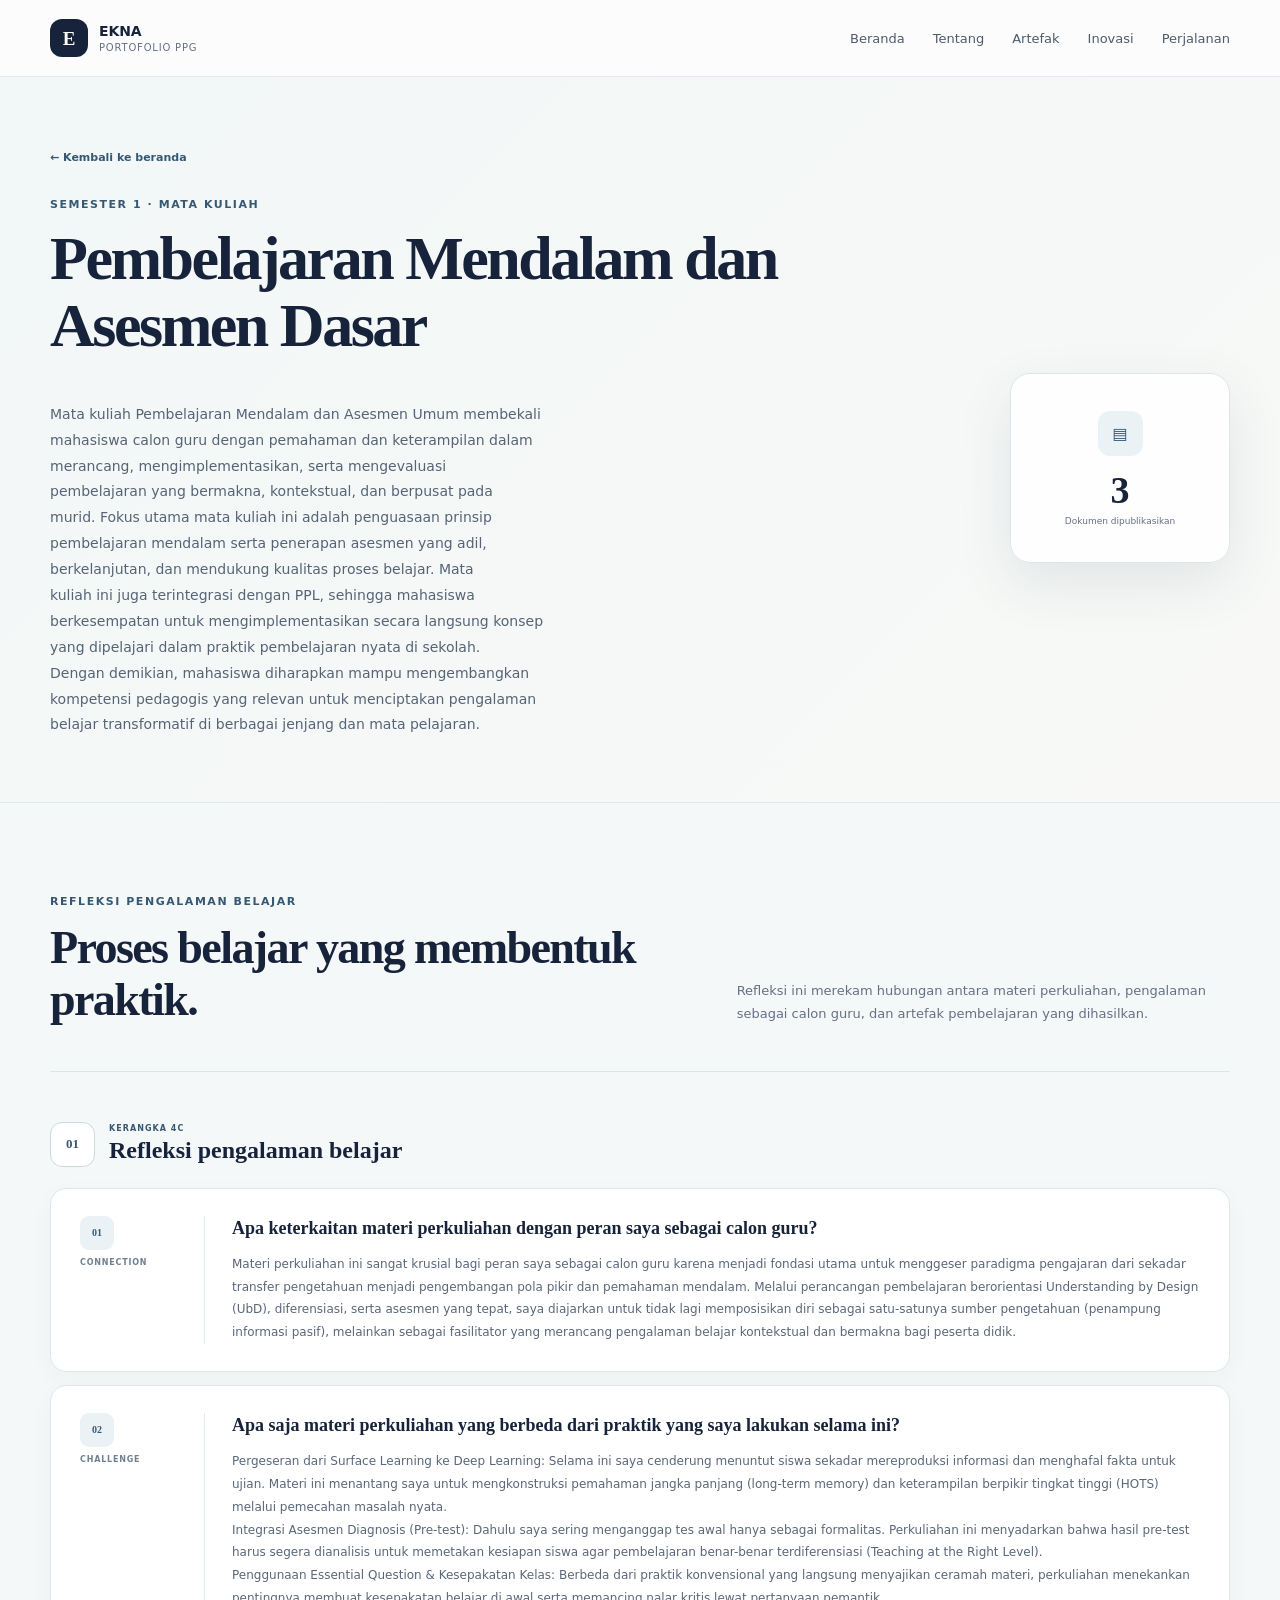
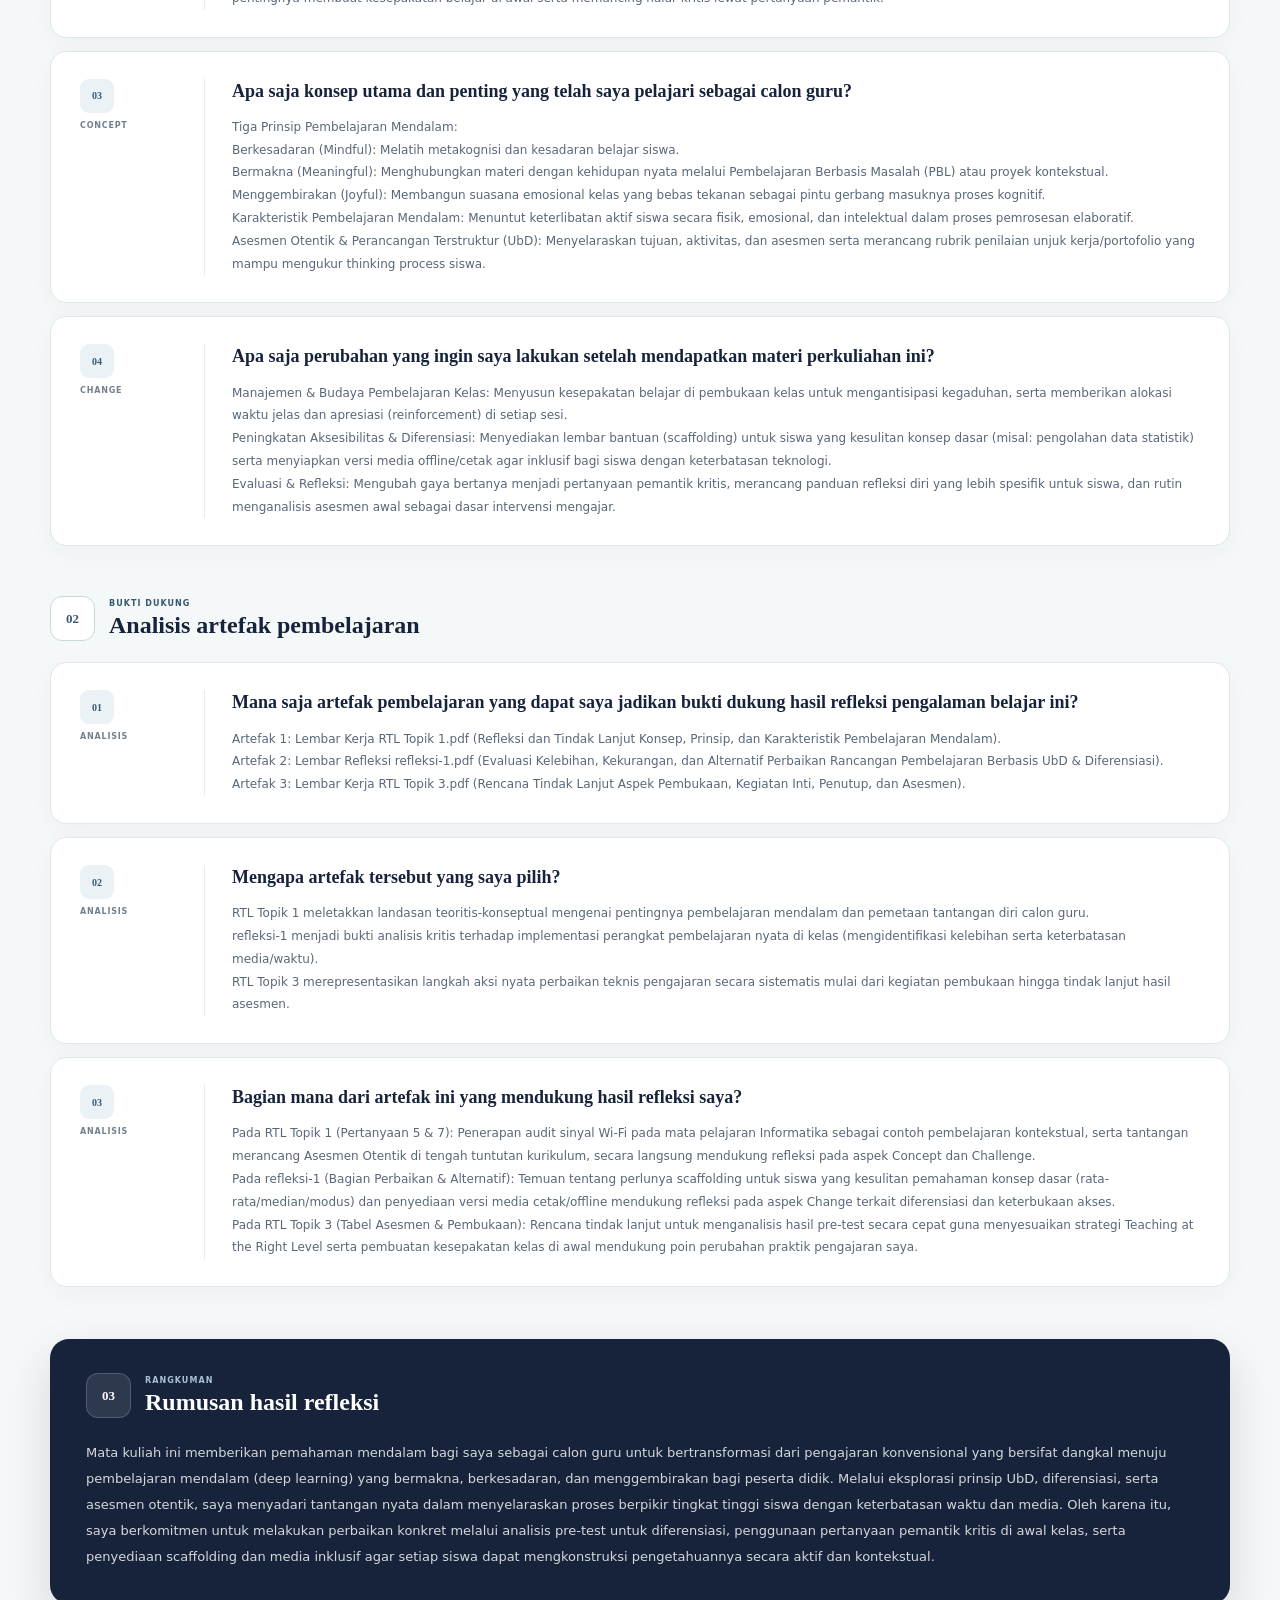
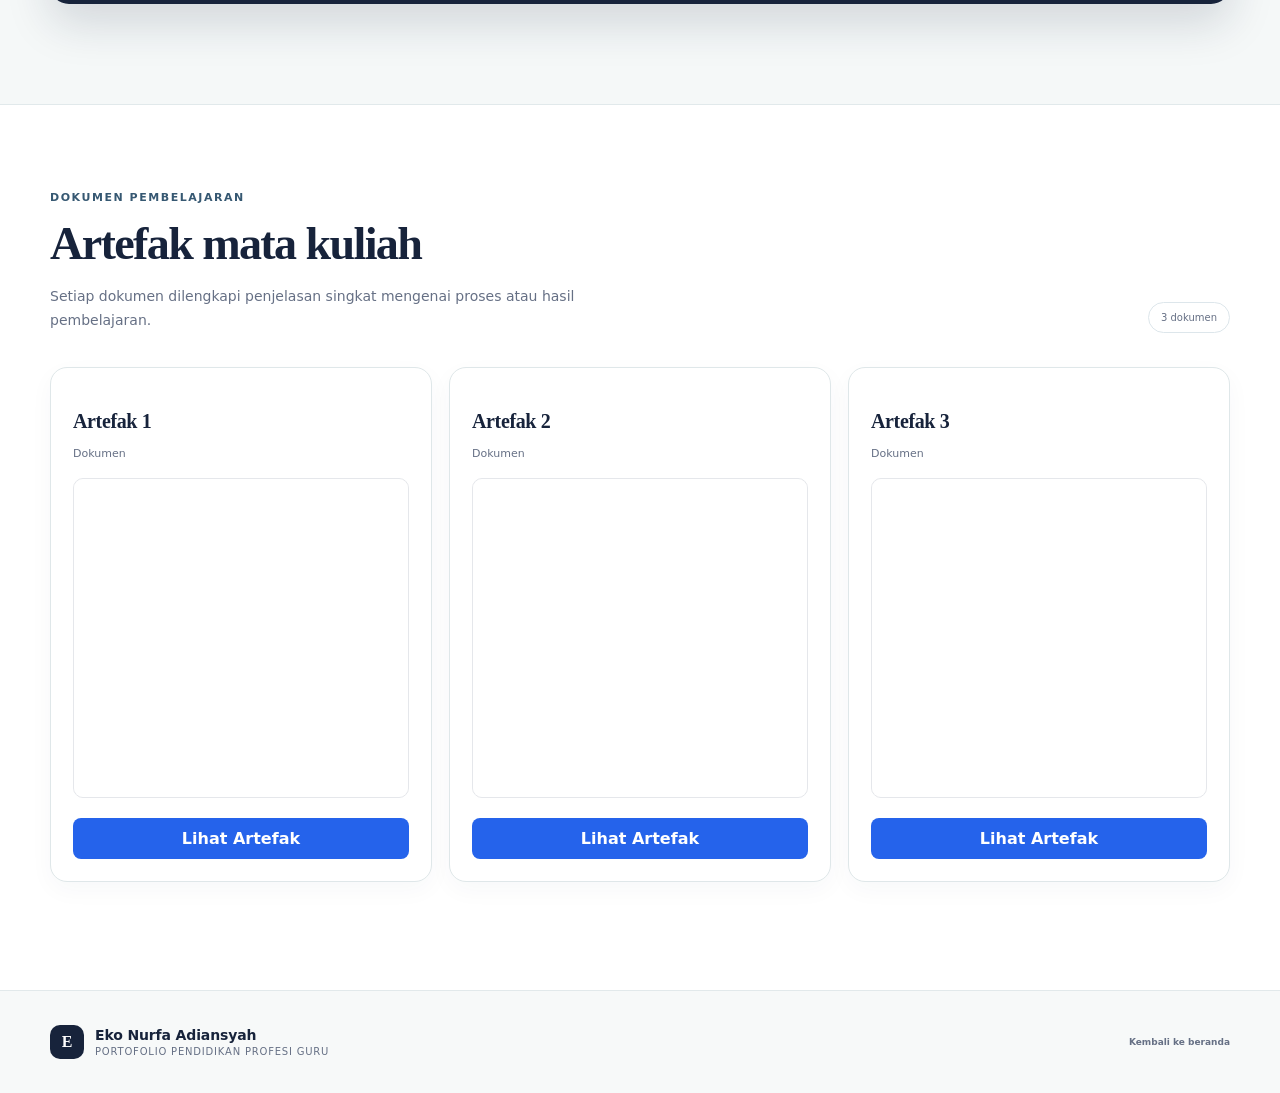
<file: courses/semester-1-pma/index.html>
<!doctype html>
<html lang="id">
  <head>
    <meta charset="utf-8" />
    <meta name="viewport" content="width=device-width,initial-scale=1" />
    <meta
      name="description"
      content="Portofolio Pendidikan Profesi Guru Eko Nurfa Adiansyah."
    />
    <link rel="icon" href="../../favicon.svg" type="image/svg+xml" />
    <link rel="stylesheet" href="../../assets/css/app.css" />
    <title>Pembelajaran Mendalam dan Asesmen Dasar · Portofolio PPG</title>
  </head>
  <body>
    <header class="site-header">
      <div class="site-container header-inner">
        <a class="brand" href="../../index.html#beranda"
          ><span class="brand-mark">E</span
          ><span><strong>EKNA</strong><small>Portofolio PPG</small></span></a
        >
        <nav class="main-nav" data-mobile-nav>
          <a href="../../index.html#beranda">Beranda</a
          ><a href="../../index.html#tentang">Tentang</a
          ><a href="../../index.html#artefak">Artefak</a
          ><a href="../../index.html#inovasi">Inovasi</a
          ><a href="../../index.html#perjalanan">Perjalanan</a>
        </nav>
        <button
          class="menu-button"
          data-mobile-menu
          type="button"
          aria-label="Buka navigasi"
        >
          ☰
        </button>
      </div>
    </header>
    <div class="site-shell">
      <main class="course-page">
        <section class="course-hero">
          <div class="site-container">
            <a class="breadcrumb-link" href="../../index.html#artefak"
              >← Kembali ke beranda</a
            >
            <div class="course-hero-grid">
              <div>
                <p class="section-kicker">Semester 1 · Mata Kuliah</p>
                <h1>Pembelajaran Mendalam dan Asesmen Dasar</h1>
                <p>
                  Mata kuliah Pembelajaran Mendalam dan Asesmen Umum membekali
                  mahasiswa calon guru dengan pemahaman dan keterampilan dalam
                  merancang, mengimplementasikan, serta mengevaluasi
                  pembelajaran yang bermakna, kontekstual, dan berpusat pada
                  murid. Fokus utama mata kuliah ini adalah penguasaan prinsip
                  pembelajaran mendalam serta penerapan asesmen yang adil,
                  berkelanjutan, dan mendukung kualitas proses belajar. Mata
                  kuliah ini juga terintegrasi dengan PPL, sehingga mahasiswa
                  berkesempatan untuk mengimplementasikan secara langsung konsep
                  yang dipelajari dalam praktik pembelajaran nyata di sekolah.
                  Dengan demikian, mahasiswa diharapkan mampu mengembangkan
                  kompetensi pedagogis yang relevan untuk menciptakan pengalaman
                  belajar transformatif di berbagai jenjang dan mata pelajaran.
                </p>
              </div>
              <div class="course-summary">
                <span class="document-icon blue">▤</span><strong>3</strong
                ><small>Dokumen dipublikasikan</small>
              </div>
            </div>
          </div>
        </section>
        <section class="course-reflection-section">
          <div class="site-container">
            <div class="reflection-intro">
              <div>
                <p class="section-kicker">Refleksi pengalaman belajar</p>
                <h2 class="section-title">
                  Proses belajar yang membentuk praktik.
                </h2>
              </div>
              <p>
                Refleksi ini merekam hubungan antara materi perkuliahan,
                pengalaman sebagai calon guru, dan artefak pembelajaran yang
                dihasilkan.
              </p>
            </div>
            <div class="reflection-group">
              <div class="reflection-group-heading">
                <span>01</span>
                <div>
                  <p>KERANGKA 4C</p>
                  <h3>Refleksi pengalaman belajar</h3>
                </div>
              </div>
              <div class="reflection-answer-list">
                <article class="reflection-answer-card">
                  <div class="reflection-answer-label">
                    <span>01</span><strong>Connection</strong>
                  </div>
                  <div>
                    <h4>
                      Apa keterkaitan materi perkuliahan dengan peran saya
                      sebagai calon guru?
                    </h4>
                    <p style="white-space: unset !important">
                      Materi perkuliahan ini sangat krusial bagi peran saya
                      sebagai calon guru karena menjadi fondasi utama untuk
                      menggeser paradigma pengajaran dari sekadar transfer
                      pengetahuan menjadi pengembangan pola pikir dan pemahaman
                      mendalam. Melalui perancangan pembelajaran berorientasi
                      Understanding by Design (UbD), diferensiasi, serta asesmen
                      yang tepat, saya diajarkan untuk tidak lagi memposisikan
                      diri sebagai satu-satunya sumber pengetahuan (penampung
                      informasi pasif), melainkan sebagai fasilitator yang
                      merancang pengalaman belajar kontekstual dan bermakna bagi
                      peserta didik.
                    </p>
                  </div>
                </article>
                <article class="reflection-answer-card">
                  <div class="reflection-answer-label">
                    <span>02</span><strong>Challenge</strong>
                  </div>
                  <div>
                    <h4>
                      Apa saja materi perkuliahan yang berbeda dari praktik yang
                      saya lakukan selama ini?
                    </h4>
                    <p style="white-space: unset !important">
                      Pergeseran dari Surface Learning ke Deep Learning: Selama
                      ini saya cenderung menuntut siswa sekadar mereproduksi
                      informasi dan menghafal fakta untuk ujian. Materi ini
                      menantang saya untuk mengkonstruksi pemahaman jangka
                      panjang (long-term memory) dan keterampilan berpikir
                      tingkat tinggi (HOTS) melalui pemecahan masalah nyata.
                      <br />
                      Integrasi Asesmen Diagnosis (Pre-test): Dahulu saya sering
                      menganggap tes awal hanya sebagai formalitas. Perkuliahan
                      ini menyadarkan bahwa hasil pre-test harus segera
                      dianalisis untuk memetakan kesiapan siswa agar
                      pembelajaran benar-benar terdiferensiasi (Teaching at the
                      Right Level). <br />Penggunaan Essential Question &
                      Kesepakatan Kelas: Berbeda dari praktik konvensional yang
                      langsung menyajikan ceramah materi, perkuliahan menekankan
                      pentingnya membuat kesepakatan belajar di awal serta
                      memancing nalar kritis lewat pertanyaan pemantik.
                    </p>
                  </div>
                </article>
                <article class="reflection-answer-card">
                  <div class="reflection-answer-label">
                    <span>03</span><strong>Concept</strong>
                  </div>
                  <div>
                    <h4>
                      Apa saja konsep utama dan penting yang telah saya pelajari
                      sebagai calon guru?
                    </h4>
                    <p style="white-space: unset !important">
                      Tiga Prinsip Pembelajaran Mendalam: <br />Berkesadaran
                      (Mindful): Melatih metakognisi dan kesadaran belajar
                      siswa. <br />Bermakna (Meaningful): Menghubungkan materi
                      dengan kehidupan nyata melalui Pembelajaran Berbasis
                      Masalah (PBL) atau proyek kontekstual. <br />
                      Menggembirakan (Joyful): Membangun suasana emosional kelas
                      yang bebas tekanan sebagai pintu gerbang masuknya proses
                      kognitif. <br />Karakteristik Pembelajaran Mendalam:
                      Menuntut keterlibatan aktif siswa secara fisik, emosional,
                      dan intelektual dalam proses pemrosesan elaboratif.
                      <br />Asesmen Otentik & Perancangan Terstruktur (UbD):
                      Menyelaraskan tujuan, aktivitas, dan asesmen serta
                      merancang rubrik penilaian unjuk kerja/portofolio yang
                      mampu mengukur thinking process siswa.
                    </p>
                  </div>
                </article>
                <article class="reflection-answer-card">
                  <div class="reflection-answer-label">
                    <span>04</span><strong>Change</strong>
                  </div>
                  <div>
                    <h4>
                      Apa saja perubahan yang ingin saya lakukan setelah
                      mendapatkan materi perkuliahan ini?
                    </h4>
                    <p style="white-space: unset !important">
                      Manajemen & Budaya Pembelajaran Kelas: Menyusun
                      kesepakatan belajar di pembukaan kelas untuk
                      mengantisipasi kegaduhan, serta memberikan alokasi waktu
                      jelas dan apresiasi (reinforcement) di setiap sesi.
                      <br />Peningkatan Aksesibilitas & Diferensiasi:
                      Menyediakan lembar bantuan (scaffolding) untuk siswa yang
                      kesulitan konsep dasar (misal: pengolahan data statistik)
                      serta menyiapkan versi media offline/cetak agar inklusif
                      bagi siswa dengan keterbatasan teknologi. <br />Evaluasi &
                      Refleksi: Mengubah gaya bertanya menjadi pertanyaan
                      pemantik kritis, merancang panduan refleksi diri yang
                      lebih spesifik untuk siswa, dan rutin menganalisis asesmen
                      awal sebagai dasar intervensi mengajar.
                    </p>
                  </div>
                </article>
              </div>
            </div>
            <div class="reflection-group">
              <div class="reflection-group-heading">
                <span>02</span>
                <div>
                  <p>BUKTI DUKUNG</p>
                  <h3>Analisis artefak pembelajaran</h3>
                </div>
              </div>
              <div class="reflection-answer-list">
                <article class="reflection-answer-card">
                  <div class="reflection-answer-label">
                    <span>01</span><strong>Analisis</strong>
                  </div>
                  <div>
                    <h4>
                      Mana saja artefak pembelajaran yang dapat saya jadikan
                      bukti dukung hasil refleksi pengalaman belajar ini?
                    </h4>
                    <p style="white-space: unset !important">
                      Artefak 1: Lembar Kerja RTL Topik 1.pdf (Refleksi dan
                      Tindak Lanjut Konsep, Prinsip, dan Karakteristik
                      Pembelajaran Mendalam). <br />Artefak 2: Lembar Refleksi
                      refleksi-1.pdf (Evaluasi Kelebihan, Kekurangan, dan
                      Alternatif Perbaikan Rancangan Pembelajaran Berbasis UbD &
                      Diferensiasi). <br />Artefak 3: Lembar Kerja RTL Topik
                      3.pdf (Rencana Tindak Lanjut Aspek Pembukaan, Kegiatan
                      Inti, Penutup, dan Asesmen).
                    </p>
                  </div>
                </article>
                <article class="reflection-answer-card">
                  <div class="reflection-answer-label">
                    <span>02</span><strong>Analisis</strong>
                  </div>
                  <div>
                    <h4>Mengapa artefak tersebut yang saya pilih?</h4>
                    <p style="white-space: unset !important">
                      RTL Topik 1 meletakkan landasan teoritis-konseptual
                      mengenai pentingnya pembelajaran mendalam dan pemetaan
                      tantangan diri calon guru. <br />refleksi-1 menjadi bukti
                      analisis kritis terhadap implementasi perangkat
                      pembelajaran nyata di kelas (mengidentifikasi kelebihan
                      serta keterbatasan media/waktu). <br />RTL Topik 3
                      merepresentasikan langkah aksi nyata perbaikan teknis
                      pengajaran secara sistematis mulai dari kegiatan pembukaan
                      hingga tindak lanjut hasil asesmen.
                    </p>
                  </div>
                </article>
                <article class="reflection-answer-card">
                  <div class="reflection-answer-label">
                    <span>03</span><strong>Analisis</strong>
                  </div>
                  <div>
                    <h4>
                      Bagian mana dari artefak ini yang mendukung hasil refleksi
                      saya?
                    </h4>
                    <p style="white-space: unset !important">
                      Pada RTL Topik 1 (Pertanyaan 5 & 7): Penerapan audit
                      sinyal Wi-Fi pada mata pelajaran Informatika sebagai
                      contoh pembelajaran kontekstual, serta tantangan merancang
                      Asesmen Otentik di tengah tuntutan kurikulum, secara
                      langsung mendukung refleksi pada aspek Concept dan
                      Challenge. <br />Pada refleksi-1 (Bagian Perbaikan &
                      Alternatif): Temuan tentang perlunya scaffolding untuk
                      siswa yang kesulitan pemahaman konsep dasar
                      (rata-rata/median/modus) dan penyediaan versi media
                      cetak/offline mendukung refleksi pada aspek Change terkait
                      diferensiasi dan keterbukaan akses. <br />Pada RTL Topik 3
                      (Tabel Asesmen & Pembukaan): Rencana tindak lanjut untuk
                      menganalisis hasil pre-test secara cepat guna menyesuaikan
                      strategi Teaching at the Right Level serta pembuatan
                      kesepakatan kelas di awal mendukung poin perubahan praktik
                      pengajaran saya.
                    </p>
                  </div>
                </article>
              </div>
            </div>
            <article class="reflection-conclusion">
              <div class="reflection-group-heading">
                <span>03</span>
                <div>
                  <p>RANGKUMAN</p>
                  <h3>Rumusan hasil refleksi</h3>
                </div>
              </div>
              <p style="white-space: unset !important">
                Mata kuliah ini memberikan pemahaman mendalam bagi saya sebagai
                calon guru untuk bertransformasi dari pengajaran konvensional
                yang bersifat dangkal menuju pembelajaran mendalam (deep
                learning) yang bermakna, berkesadaran, dan menggembirakan bagi
                peserta didik. Melalui eksplorasi prinsip UbD, diferensiasi,
                serta asesmen otentik, saya menyadari tantangan nyata dalam
                menyelaraskan proses berpikir tingkat tinggi siswa dengan
                keterbatasan waktu dan media. Oleh karena itu, saya berkomitmen
                untuk melakukan perbaikan konkret melalui analisis pre-test
                untuk diferensiasi, penggunaan pertanyaan pemantik kritis di
                awal kelas, serta penyediaan scaffolding dan media inklusif agar
                setiap siswa dapat mengkonstruksi pengetahuannya secara aktif
                dan kontekstual.
              </p>
            </article>
          </div>
        </section>
        <section class="course-documents">
          <div class="site-container">
            <div class="section-heading-row">
              <div>
                <p class="section-kicker">Dokumen pembelajaran</p>
                <h2 class="section-title">Artefak mata kuliah</h2>
                <p class="section-subtitle">
                  Setiap dokumen dilengkapi penjelasan singkat mengenai proses
                  atau hasil pembelajaran.
                </p>
              </div>
              <span class="collection-count">3 dokumen</span>
            </div>
            <div class="artifact-grid course-artifact-grid">
              <!-- Card Modul Ajar -->
              <div class="artifact-card">
                <h3>Artefak 1</h3>
                <p>Dokumen</p>

                <!-- Preview PDF di dalam card -->
                <div class="artifact-preview">
                  <iframe
                    src="https://drive.google.com/file/d/19UM_fJJygMKPHwHwPncMC0F2xSnMwlz6/preview"
                    title="Preview Modul Ajar"
                    loading="lazy"
                  >
                  </iframe>
                </div>

                <button type="button" data-pdf-open="a1">Lihat Artefak</button>
              </div>

              <!-- Card Laporan Refleksi -->
              <div class="artifact-card">
                <h3>Artefak 2</h3>
                <p>Dokumen</p>

                <!-- Preview PDF di dalam card -->
                <div class="artifact-preview">
                  <iframe
                    src="https://drive.google.com/file/d/1p-7CfvtFzwa5hFDIhlBMxIPxufgwt3Qg/preview"
                    title="Preview Laporan Refleksi"
                    loading="lazy"
                  >
                  </iframe>
                </div>

                <button type="button" data-pdf-open="a2">Lihat Artefak</button>
              </div>
              <!-- Card Laporan Refleksi -->
              <div class="artifact-card">
                <h3>Artefak 3</h3>
                <p>Dokumen</p>

                <!-- Preview PDF di dalam card -->
                <div class="artifact-preview">
                  <iframe
                    src="https://drive.google.com/file/d/1N8ymAZaC_rNfidTpoRy7VcDe0pSFGt3b/preview"
                    title="Preview Laporan Refleksi"
                    loading="lazy"
                  >
                  </iframe>
                </div>

                <button type="button" data-pdf-open="a3">Lihat Artefak</button>
              </div>
            </div>
          </div>
        </section>
      </main>
      <footer class="site-footer">
        <div class="site-container footer-inner">
          <div class="brand footer-brand">
            <span class="brand-mark">E</span
            ><span
              ><strong>Eko Nurfa Adiansyah</strong
              ><small>Portofolio Pendidikan Profesi Guru</small></span
            >
          </div>
          <a href="../../index.html">Kembali ke beranda</a>
        </div>
      </footer>
    </div>
    <!-- Popup PDF Modul Ajar -->
    <div class="pdf-modal" id="a1">
      <div class="pdf-modal-content">
        <button
          type="button"
          class="pdf-close"
          data-pdf-close
          aria-label="Tutup"
        >
          &times;
        </button>
        <iframe
          src="https://drive.google.com/file/d/19UM_fJJygMKPHwHwPncMC0F2xSnMwlz6/preview"
          title="PDF Modul Ajar"
        >
        </iframe>
      </div>
    </div>

    <!-- Popup PDF Laporan Refleksi -->
    <div class="pdf-modal" id="a2">
      <div class="pdf-modal-content">
        <button
          type="button"
          class="pdf-close"
          data-pdf-close
          aria-label="Tutup"
        >
          &times;
        </button>
        <iframe
          src="https://drive.google.com/file/d/1p-7CfvtFzwa5hFDIhlBMxIPxufgwt3Qg/preview"
          title="PDF Laporan Refleksi"
        >
        </iframe>
      </div>
    </div>
    <!-- Popup PDF Laporan Refleksi -->
    <div class="pdf-modal" id="a3">
      <div class="pdf-modal-content">
        <button
          type="button"
          class="pdf-close"
          data-pdf-close
          aria-label="Tutup"
        >
          &times;
        </button>
        <iframe
          src="https://drive.google.com/file/d/1N8ymAZaC_rNfidTpoRy7VcDe0pSFGt3b/preview"
          title="PDF Laporan Refleksi"
        >
        </iframe>
      </div>
    </div>

    <script src="../../assets/js/app.js" defer></script>
  </body>
</html>
</file>
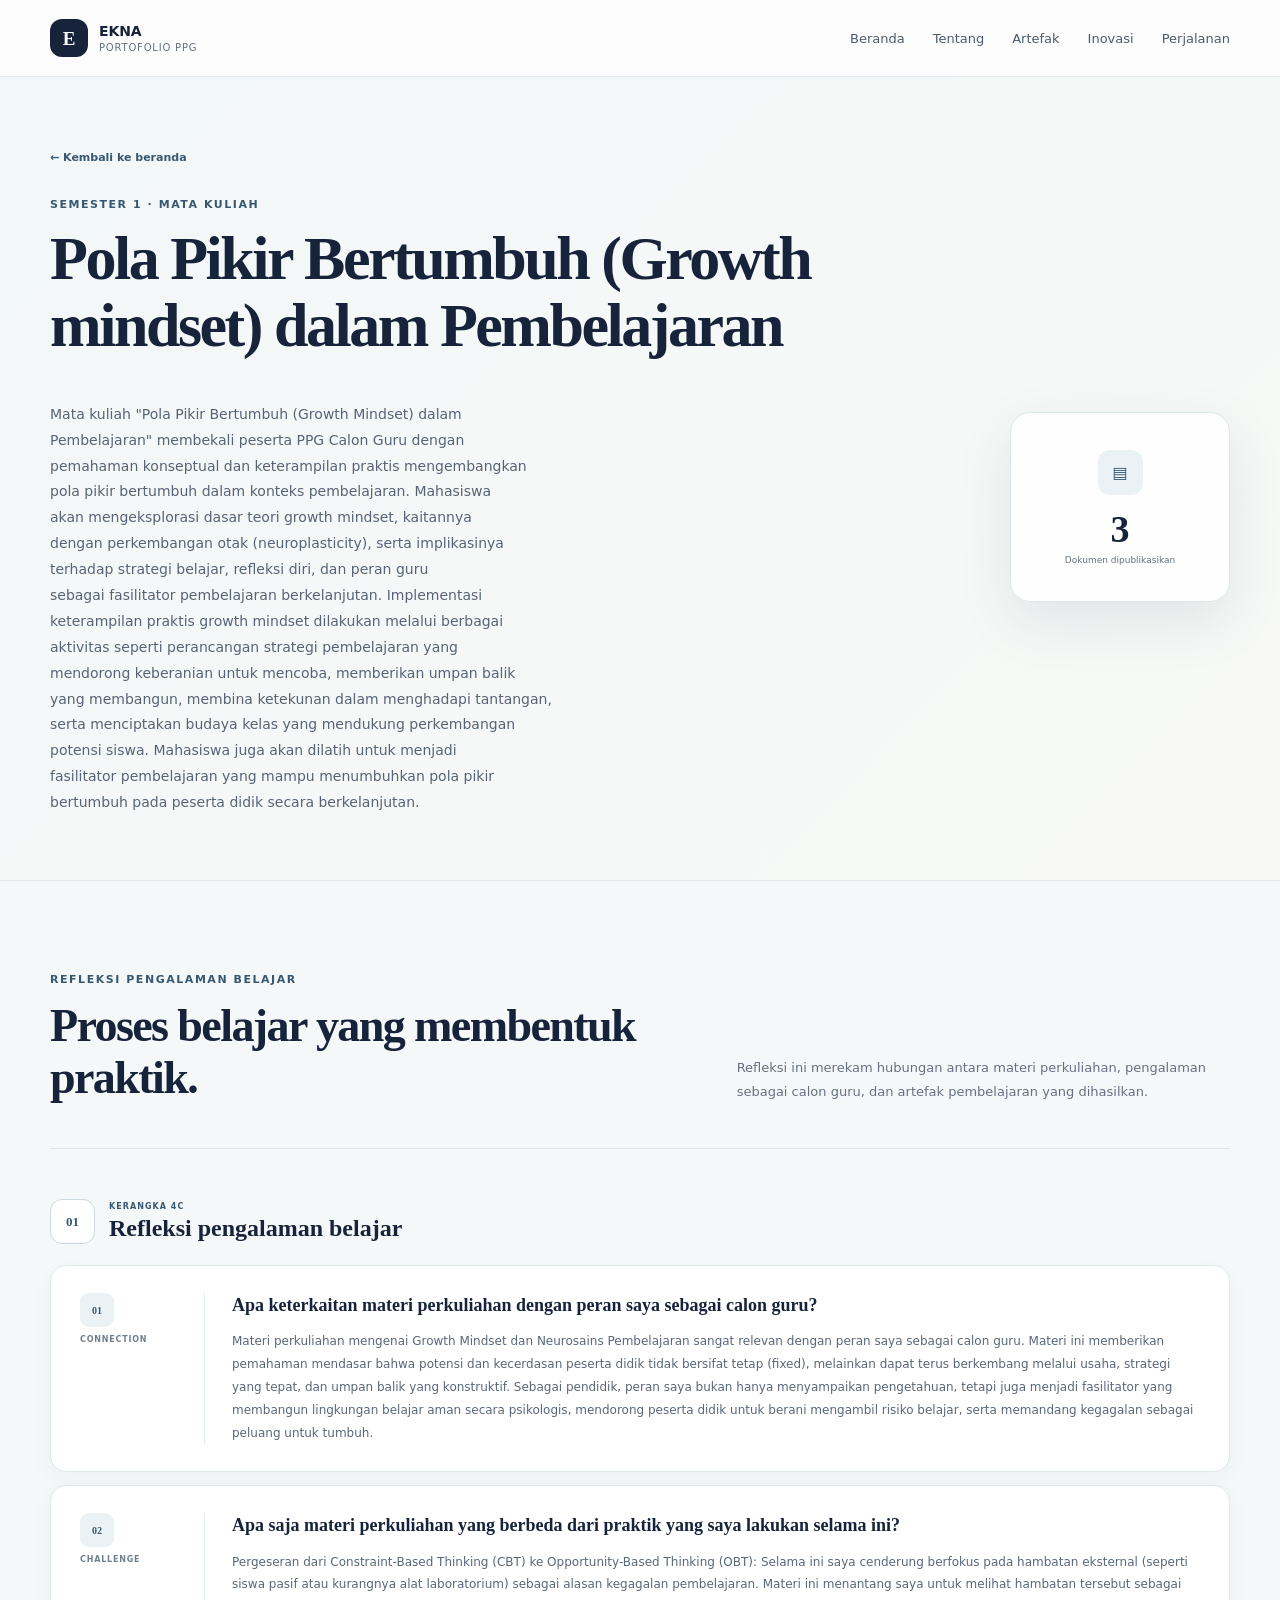
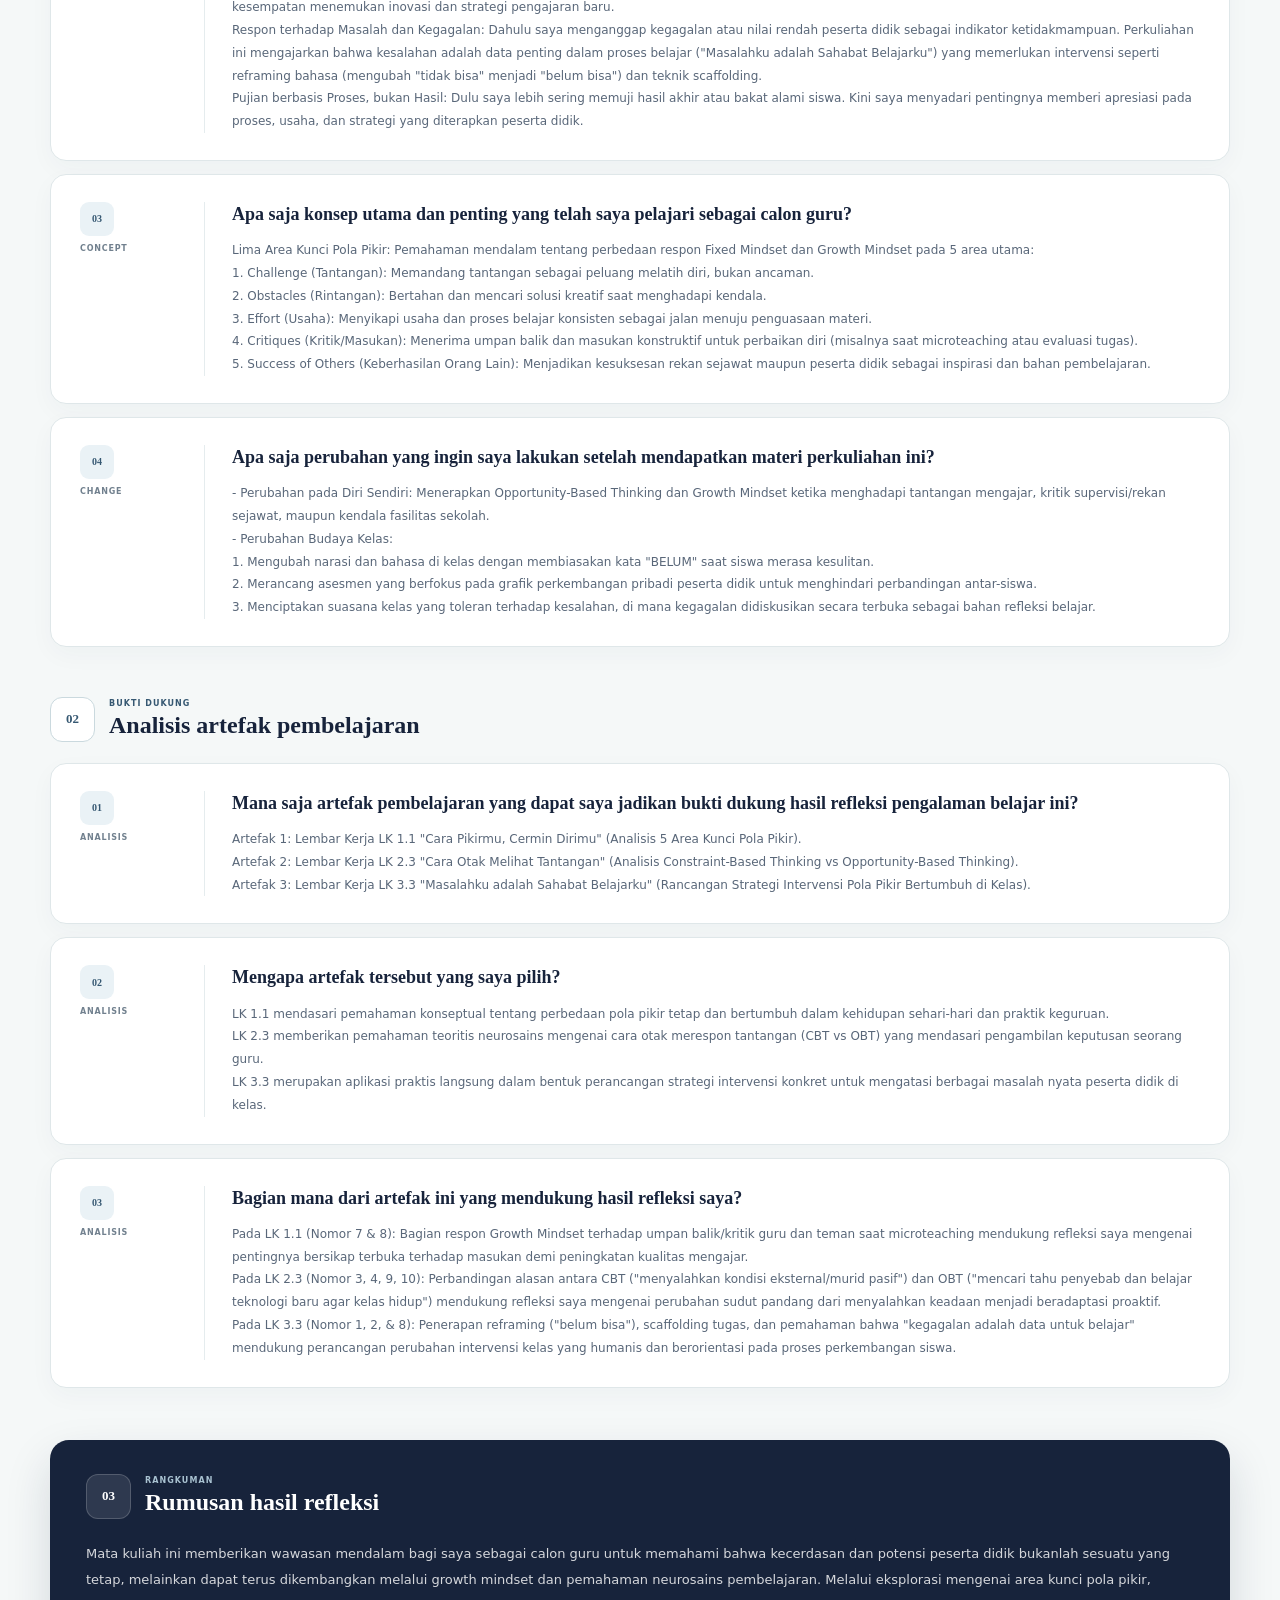
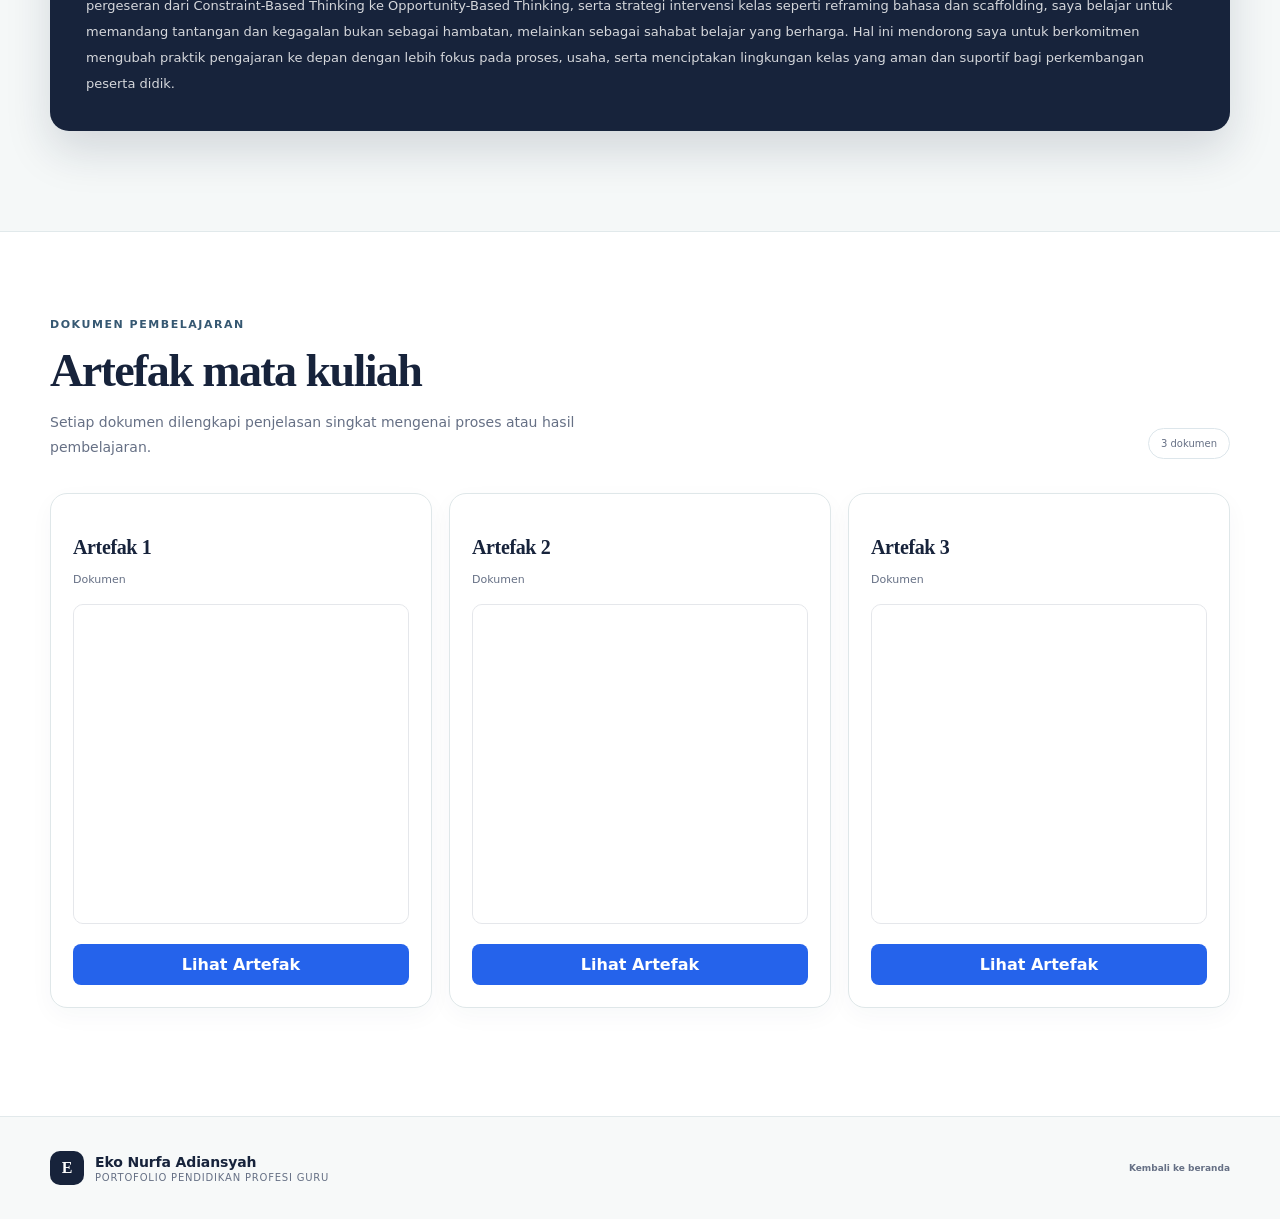
<file: courses/semester-1-pola-pikir-bertumbuh-growth-mindset-dalam-pembelajaran/index.html>
<!doctype html>
<html lang="id">
  <head>
    <meta charset="utf-8" />
    <meta name="viewport" content="width=device-width,initial-scale=1" />
    <meta
      name="description"
      content="Portofolio Pendidikan Profesi Guru Eko Nurfa Adiansyah."
    />
    <link rel="icon" href="../../favicon.svg" type="image/svg+xml" />
    <link rel="stylesheet" href="../../assets/css/app.css" />
    <title>
      Pola Pikir Bertumbuh (Growth mindset) dalam Pembelajaran · Portofolio PPG
    </title>
  </head>
  <body>
    <header class="site-header">
      <div class="site-container header-inner">
        <a class="brand" href="../../index.html#beranda"
          ><span class="brand-mark">E</span
          ><span><strong>EKNA</strong><small>Portofolio PPG</small></span></a
        >
        <nav class="main-nav" data-mobile-nav>
          <a href="../../index.html#beranda">Beranda</a
          ><a href="../../index.html#tentang">Tentang</a
          ><a href="../../index.html#artefak">Artefak</a
          ><a href="../../index.html#inovasi">Inovasi</a
          ><a href="../../index.html#perjalanan">Perjalanan</a>
        </nav>
        <button
          class="menu-button"
          data-mobile-menu
          type="button"
          aria-label="Buka navigasi"
        >
          ☰
        </button>
      </div>
    </header>
    <div class="site-shell">
      <main class="course-page">
        <section class="course-hero">
          <div class="site-container">
            <a class="breadcrumb-link" href="../../index.html#artefak"
              >← Kembali ke beranda</a
            >
            <div class="course-hero-grid">
              <div>
                <p class="section-kicker">Semester 1 · Mata Kuliah</p>
                <h1>
                  Pola Pikir Bertumbuh (Growth mindset) dalam Pembelajaran
                </h1>
                <p>
                  Mata kuliah &quot;Pola Pikir Bertumbuh (Growth Mindset) dalam
                  Pembelajaran&quot; membekali peserta PPG Calon Guru dengan
                  pemahaman konseptual dan keterampilan praktis mengembangkan
                  pola pikir bertumbuh dalam konteks pembelajaran. Mahasiswa
                  akan mengeksplorasi dasar teori growth mindset, kaitannya
                  dengan perkembangan otak (neuroplasticity), serta implikasinya
                  terhadap strategi belajar, refleksi diri, dan peran guru
                  sebagai fasilitator pembelajaran berkelanjutan. Implementasi
                  keterampilan praktis growth mindset dilakukan melalui berbagai
                  aktivitas seperti perancangan strategi pembelajaran yang
                  mendorong keberanian untuk mencoba, memberikan umpan balik
                  yang membangun, membina ketekunan dalam menghadapi tantangan,
                  serta menciptakan budaya kelas yang mendukung perkembangan
                  potensi siswa. Mahasiswa juga akan dilatih untuk menjadi
                  fasilitator pembelajaran yang mampu menumbuhkan pola pikir
                  bertumbuh pada peserta didik secara berkelanjutan.
                </p>
              </div>
              <div class="course-summary">
                <span class="document-icon blue">▤</span><strong>3</strong
                ><small>Dokumen dipublikasikan</small>
              </div>
            </div>
          </div>
        </section>
        <section class="course-reflection-section">
          <div class="site-container">
            <div class="reflection-intro">
              <div>
                <p class="section-kicker">Refleksi pengalaman belajar</p>
                <h2 class="section-title">
                  Proses belajar yang membentuk praktik.
                </h2>
              </div>
              <p>
                Refleksi ini merekam hubungan antara materi perkuliahan,
                pengalaman sebagai calon guru, dan artefak pembelajaran yang
                dihasilkan.
              </p>
            </div>
            <div class="reflection-group">
              <div class="reflection-group-heading">
                <span>01</span>
                <div>
                  <p>KERANGKA 4C</p>
                  <h3>Refleksi pengalaman belajar</h3>
                </div>
              </div>
              <div class="reflection-answer-list">
                <article class="reflection-answer-card">
                  <div class="reflection-answer-label">
                    <span>01</span><strong>Connection</strong>
                  </div>
                  <div>
                    <h4>
                      Apa keterkaitan materi perkuliahan dengan peran saya
                      sebagai calon guru?
                    </h4>
                    <p style="white-space: unset !important">
                      Materi perkuliahan mengenai Growth Mindset dan Neurosains
                      Pembelajaran sangat relevan dengan peran saya sebagai
                      calon guru. Materi ini memberikan pemahaman mendasar bahwa
                      potensi dan kecerdasan peserta didik tidak bersifat tetap
                      (fixed), melainkan dapat terus berkembang melalui usaha,
                      strategi yang tepat, dan umpan balik yang konstruktif.
                      Sebagai pendidik, peran saya bukan hanya menyampaikan
                      pengetahuan, tetapi juga menjadi fasilitator yang
                      membangun lingkungan belajar aman secara psikologis,
                      mendorong peserta didik untuk berani mengambil risiko
                      belajar, serta memandang kegagalan sebagai peluang untuk
                      tumbuh.
                    </p>
                  </div>
                </article>
                <article class="reflection-answer-card">
                  <div class="reflection-answer-label">
                    <span>02</span><strong>Challenge</strong>
                  </div>
                  <div>
                    <h4>
                      Apa saja materi perkuliahan yang berbeda dari praktik yang
                      saya lakukan selama ini?
                    </h4>
                    <p style="white-space: unset !important">
                      Pergeseran dari Constraint-Based Thinking (CBT) ke
                      Opportunity-Based Thinking (OBT): Selama ini saya
                      cenderung berfokus pada hambatan eksternal (seperti siswa
                      pasif atau kurangnya alat laboratorium) sebagai alasan
                      kegagalan pembelajaran. Materi ini menantang saya untuk
                      melihat hambatan tersebut sebagai kesempatan menemukan
                      inovasi dan strategi pengajaran baru.
                      <br />
                      Respon terhadap Masalah dan Kegagalan: Dahulu saya
                      menganggap kegagalan atau nilai rendah peserta didik
                      sebagai indikator ketidakmampuan. Perkuliahan ini
                      mengajarkan bahwa kesalahan adalah data penting dalam
                      proses belajar ("Masalahku adalah Sahabat Belajarku") yang
                      memerlukan intervensi seperti reframing bahasa (mengubah
                      "tidak bisa" menjadi "belum bisa") dan teknik scaffolding.
                      <br />
                      Pujian berbasis Proses, bukan Hasil: Dulu saya lebih
                      sering memuji hasil akhir atau bakat alami siswa. Kini
                      saya menyadari pentingnya memberi apresiasi pada proses,
                      usaha, dan strategi yang diterapkan peserta didik.
                    </p>
                  </div>
                </article>
                <article class="reflection-answer-card">
                  <div class="reflection-answer-label">
                    <span>03</span><strong>Concept</strong>
                  </div>
                  <div>
                    <h4>
                      Apa saja konsep utama dan penting yang telah saya pelajari
                      sebagai calon guru?
                    </h4>
                    <p style="white-space: unset !important">
                      Lima Area Kunci Pola Pikir: Pemahaman mendalam tentang
                      perbedaan respon Fixed Mindset dan Growth Mindset pada 5
                      area utama:
                      <br />
                      1. Challenge (Tantangan): Memandang tantangan sebagai
                      peluang melatih diri, bukan ancaman.
                      <br />
                      2. Obstacles (Rintangan): Bertahan dan mencari solusi
                      kreatif saat menghadapi kendala.
                      <br />
                      3. Effort (Usaha): Menyikapi usaha dan proses belajar
                      konsisten sebagai jalan menuju penguasaan materi.
                      <br />
                      4. Critiques (Kritik/Masukan): Menerima umpan balik dan
                      masukan konstruktif untuk perbaikan diri (misalnya saat
                      microteaching atau evaluasi tugas).
                      <br />
                      5. Success of Others (Keberhasilan Orang Lain): Menjadikan
                      kesuksesan rekan sejawat maupun peserta didik sebagai
                      inspirasi dan bahan pembelajaran.
                    </p>
                  </div>
                </article>
                <article class="reflection-answer-card">
                  <div class="reflection-answer-label">
                    <span>04</span><strong>Change</strong>
                  </div>
                  <div>
                    <h4>
                      Apa saja perubahan yang ingin saya lakukan setelah
                      mendapatkan materi perkuliahan ini?
                    </h4>
                    <p style="white-space: unset !important">
                      - Perubahan pada Diri Sendiri: Menerapkan
                      Opportunity-Based Thinking dan Growth Mindset ketika
                      menghadapi tantangan mengajar, kritik supervisi/rekan
                      sejawat, maupun kendala fasilitas sekolah.
                      <br />
                      - Perubahan Budaya Kelas:
                      <br />
                      1. Mengubah narasi dan bahasa di kelas dengan membiasakan
                      kata "BELUM" saat siswa merasa kesulitan.
                      <br />
                      2. Merancang asesmen yang berfokus pada grafik
                      perkembangan pribadi peserta didik untuk menghindari
                      perbandingan antar-siswa.
                      <br />
                      3. Menciptakan suasana kelas yang toleran terhadap
                      kesalahan, di mana kegagalan didiskusikan secara terbuka
                      sebagai bahan refleksi belajar.
                    </p>
                  </div>
                </article>
              </div>
            </div>
            <div class="reflection-group">
              <div class="reflection-group-heading">
                <span>02</span>
                <div>
                  <p>BUKTI DUKUNG</p>
                  <h3>Analisis artefak pembelajaran</h3>
                </div>
              </div>
              <div class="reflection-answer-list">
                <article class="reflection-answer-card">
                  <div class="reflection-answer-label">
                    <span>01</span><strong>Analisis</strong>
                  </div>
                  <div>
                    <h4>
                      Mana saja artefak pembelajaran yang dapat saya jadikan
                      bukti dukung hasil refleksi pengalaman belajar ini?
                    </h4>
                    <p style="white-space: unset !important">
                      Artefak 1: Lembar Kerja LK 1.1 "Cara Pikirmu, Cermin
                      Dirimu" (Analisis 5 Area Kunci Pola Pikir).
                      <br />
                      Artefak 2: Lembar Kerja LK 2.3 "Cara Otak Melihat
                      Tantangan" (Analisis Constraint-Based Thinking vs
                      Opportunity-Based Thinking).
                      <br />
                      Artefak 3: Lembar Kerja LK 3.3 "Masalahku adalah Sahabat
                      Belajarku" (Rancangan Strategi Intervensi Pola Pikir
                      Bertumbuh di Kelas).
                    </p>
                  </div>
                </article>
                <article class="reflection-answer-card">
                  <div class="reflection-answer-label">
                    <span>02</span><strong>Analisis</strong>
                  </div>
                  <div>
                    <h4>Mengapa artefak tersebut yang saya pilih?</h4>
                    <p style="white-space: unset !important">
                      LK 1.1 mendasari pemahaman konseptual tentang perbedaan
                      pola pikir tetap dan bertumbuh dalam kehidupan sehari-hari
                      dan praktik keguruan.
                      <br />
                      LK 2.3 memberikan pemahaman teoritis neurosains mengenai
                      cara otak merespon tantangan (CBT vs OBT) yang mendasari
                      pengambilan keputusan seorang guru.
                      <br />
                      LK 3.3 merupakan aplikasi praktis langsung dalam bentuk
                      perancangan strategi intervensi konkret untuk mengatasi
                      berbagai masalah nyata peserta didik di kelas.
                    </p>
                  </div>
                </article>
                <article class="reflection-answer-card">
                  <div class="reflection-answer-label">
                    <span>03</span><strong>Analisis</strong>
                  </div>
                  <div>
                    <h4>
                      Bagian mana dari artefak ini yang mendukung hasil refleksi
                      saya?
                    </h4>
                    <p style="white-space: unset !important">
                      Pada LK 1.1 (Nomor 7 & 8): Bagian respon Growth Mindset
                      terhadap umpan balik/kritik guru dan teman saat
                      microteaching mendukung refleksi saya mengenai pentingnya
                      bersikap terbuka terhadap masukan demi peningkatan
                      kualitas mengajar.
                      <br />
                      Pada LK 2.3 (Nomor 3, 4, 9, 10): Perbandingan alasan
                      antara CBT ("menyalahkan kondisi eksternal/murid pasif")
                      dan OBT ("mencari tahu penyebab dan belajar teknologi baru
                      agar kelas hidup") mendukung refleksi saya mengenai
                      perubahan sudut pandang dari menyalahkan keadaan menjadi
                      beradaptasi proaktif.
                      <br />
                      Pada LK 3.3 (Nomor 1, 2, & 8): Penerapan reframing ("belum
                      bisa"), scaffolding tugas, dan pemahaman bahwa "kegagalan
                      adalah data untuk belajar" mendukung perancangan perubahan
                      intervensi kelas yang humanis dan berorientasi pada proses
                      perkembangan siswa.
                    </p>
                  </div>
                </article>
              </div>
            </div>
            <article class="reflection-conclusion">
              <div class="reflection-group-heading">
                <span>03</span>
                <div>
                  <p>RANGKUMAN</p>
                  <h3>Rumusan hasil refleksi</h3>
                </div>
              </div>
              <p style="white-space: unset !important">
                Mata kuliah ini memberikan wawasan mendalam bagi saya sebagai
                calon guru untuk memahami bahwa kecerdasan dan potensi peserta
                didik bukanlah sesuatu yang tetap, melainkan dapat terus
                dikembangkan melalui growth mindset dan pemahaman neurosains
                pembelajaran. Melalui eksplorasi mengenai area kunci pola pikir,
                pergeseran dari Constraint-Based Thinking ke Opportunity-Based
                Thinking, serta strategi intervensi kelas seperti reframing
                bahasa dan scaffolding, saya belajar untuk memandang tantangan
                dan kegagalan bukan sebagai hambatan, melainkan sebagai sahabat
                belajar yang berharga. Hal ini mendorong saya untuk berkomitmen
                mengubah praktik pengajaran ke depan dengan lebih fokus pada
                proses, usaha, serta menciptakan lingkungan kelas yang aman dan
                suportif bagi perkembangan peserta didik.
              </p>
            </article>
          </div>
        </section>
        <section class="course-documents">
          <div class="site-container">
            <div class="section-heading-row">
              <div>
                <p class="section-kicker">Dokumen pembelajaran</p>
                <h2 class="section-title">Artefak mata kuliah</h2>
                <p class="section-subtitle">
                  Setiap dokumen dilengkapi penjelasan singkat mengenai proses
                  atau hasil pembelajaran.
                </p>
              </div>
              <span class="collection-count">3 dokumen</span>
            </div>
            <div class="artifact-grid course-artifact-grid">
              <!-- Card Modul Ajar -->
              <div class="artifact-card">
                <h3>Artefak 1</h3>
                <p>Dokumen</p>

                <!-- Preview PDF di dalam card -->
                <div class="artifact-preview">
                  <iframe
                    src="https://drive.google.com/file/d/1r-drS3LphmmeelXzTWYsy_-dimyUX5er/preview"
                    title="Preview Modul Ajar"
                    loading="lazy"
                  >
                  </iframe>
                </div>

                <button type="button" data-pdf-open="a1">Lihat Artefak</button>
              </div>

              <!-- Card Laporan Refleksi -->
              <div class="artifact-card">
                <h3>Artefak 2</h3>
                <p>Dokumen</p>

                <!-- Preview PDF di dalam card -->
                <div class="artifact-preview">
                  <iframe
                    src="https://drive.google.com/file/d/1WfvNV26fswataOHdmcWHhphk2_MX745Y/preview"
                    title="Preview Laporan Refleksi"
                    loading="lazy"
                  >
                  </iframe>
                </div>

                <button type="button" data-pdf-open="a2">Lihat Artefak</button>
              </div>
              <!-- Card Laporan Refleksi -->
              <div class="artifact-card">
                <h3>Artefak 3</h3>
                <p>Dokumen</p>

                <!-- Preview PDF di dalam card -->
                <div class="artifact-preview">
                  <iframe
                    src="https://drive.google.com/file/d/1rJWa-NbSSAZIOjrG1mp1uC7sqvro3JRK/preview"
                    title="Preview Laporan Refleksi"
                    loading="lazy"
                  >
                  </iframe>
                </div>

                <button type="button" data-pdf-open="a3">Lihat Artefak</button>
              </div>
            </div>
          </div>
        </section>
      </main>
      <footer class="site-footer">
        <div class="site-container footer-inner">
          <div class="brand footer-brand">
            <span class="brand-mark">E</span
            ><span
              ><strong>Eko Nurfa Adiansyah</strong
              ><small>Portofolio Pendidikan Profesi Guru</small></span
            >
          </div>
          <a href="../../index.html">Kembali ke beranda</a>
        </div>
      </footer>
    </div>
    <!-- Popup PDF Modul Ajar -->
    <div class="pdf-modal" id="a1">
      <div class="pdf-modal-content">
        <button
          type="button"
          class="pdf-close"
          data-pdf-close
          aria-label="Tutup"
        >
          &times;
        </button>
        <iframe
          src="https://drive.google.com/file/d/1r-drS3LphmmeelXzTWYsy_-dimyUX5er/preview"
          title="PDF Modul Ajar"
        >
        </iframe>
      </div>
    </div>

    <!-- Popup PDF Laporan Refleksi -->
    <div class="pdf-modal" id="a2">
      <div class="pdf-modal-content">
        <button
          type="button"
          class="pdf-close"
          data-pdf-close
          aria-label="Tutup"
        >
          &times;
        </button>
        <iframe
          src="https://drive.google.com/file/d/1WfvNV26fswataOHdmcWHhphk2_MX745Y/preview"
          title="PDF Laporan Refleksi"
        >
        </iframe>
      </div>
    </div>
    <!-- Popup PDF Laporan Refleksi -->
    <div class="pdf-modal" id="a3">
      <div class="pdf-modal-content">
        <button
          type="button"
          class="pdf-close"
          data-pdf-close
          aria-label="Tutup"
        >
          &times;
        </button>
        <iframe
          src="https://drive.google.com/file/d/1rJWa-NbSSAZIOjrG1mp1uC7sqvro3JRK/preview"
          title="PDF Laporan Refleksi"
        >
        </iframe>
      </div>
    </div>
    <script src="../../assets/js/app.js" defer></script>
  </body>
</html>
</file>
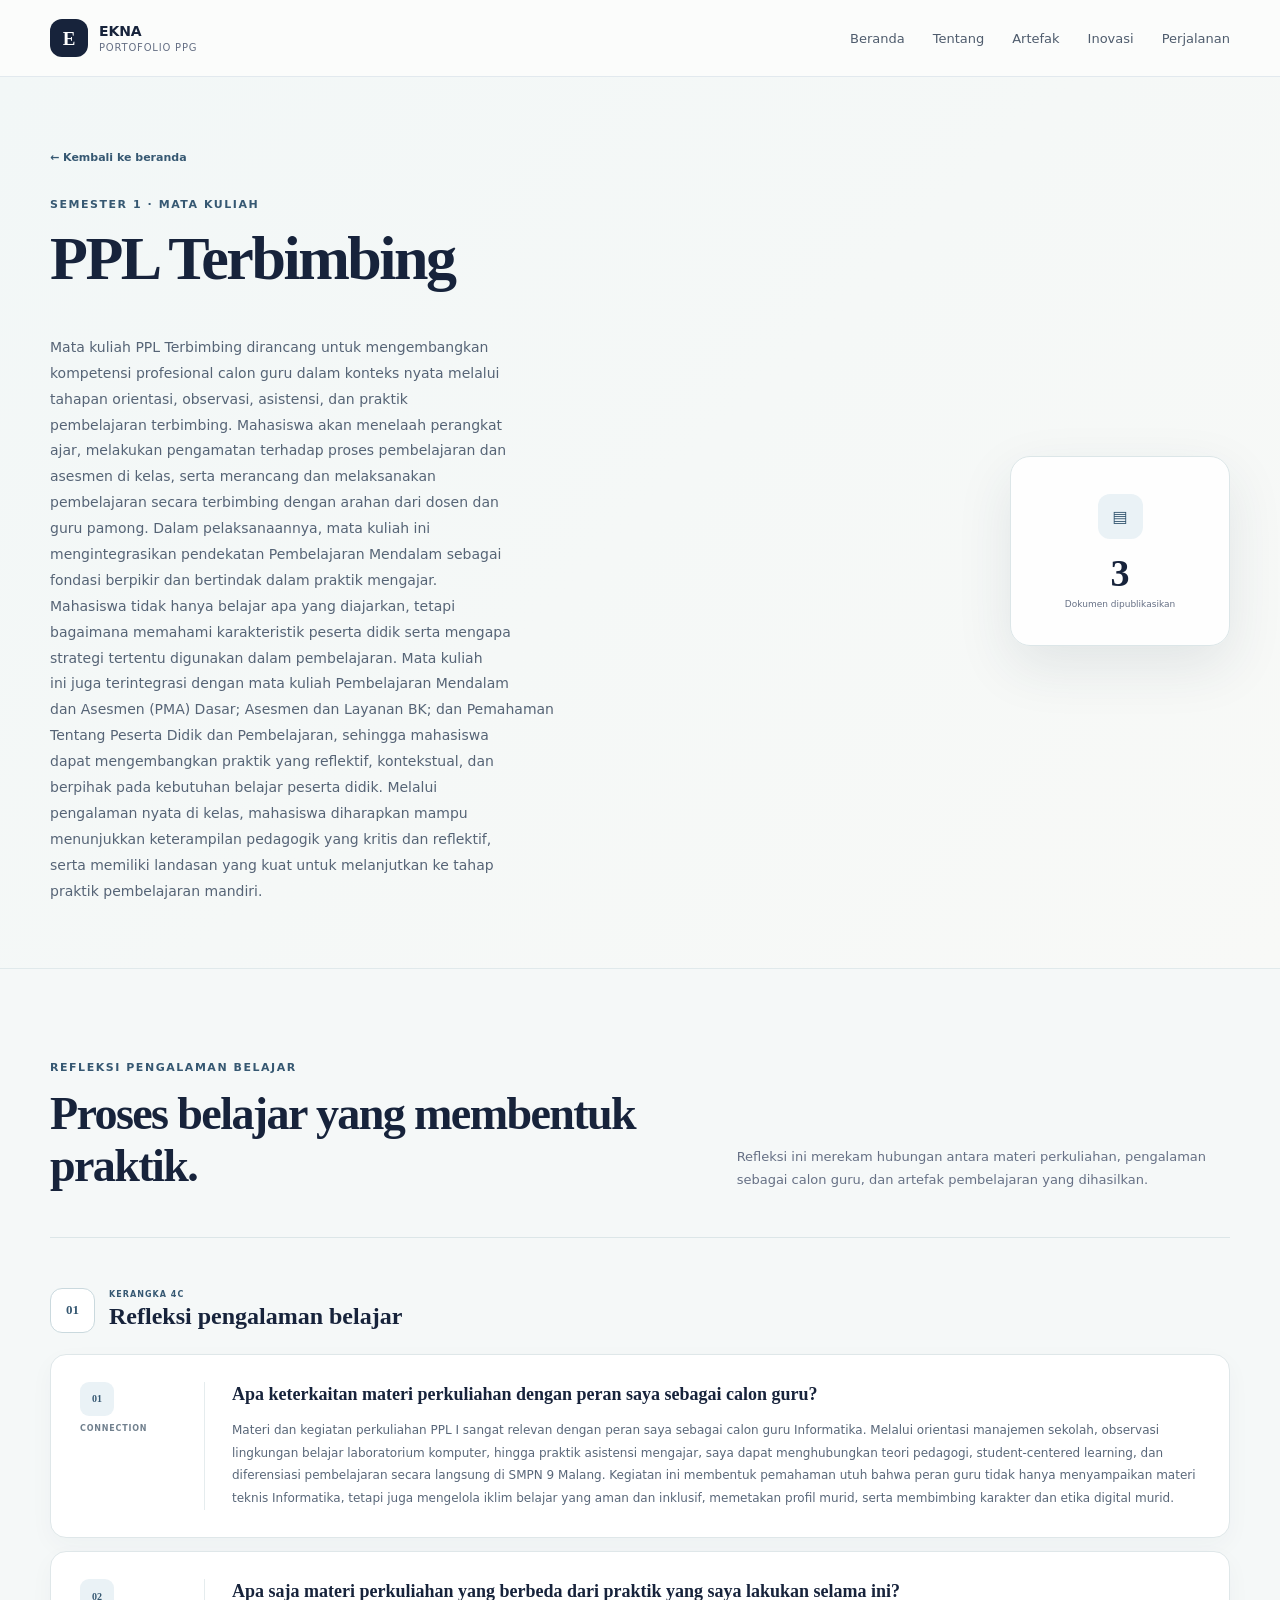
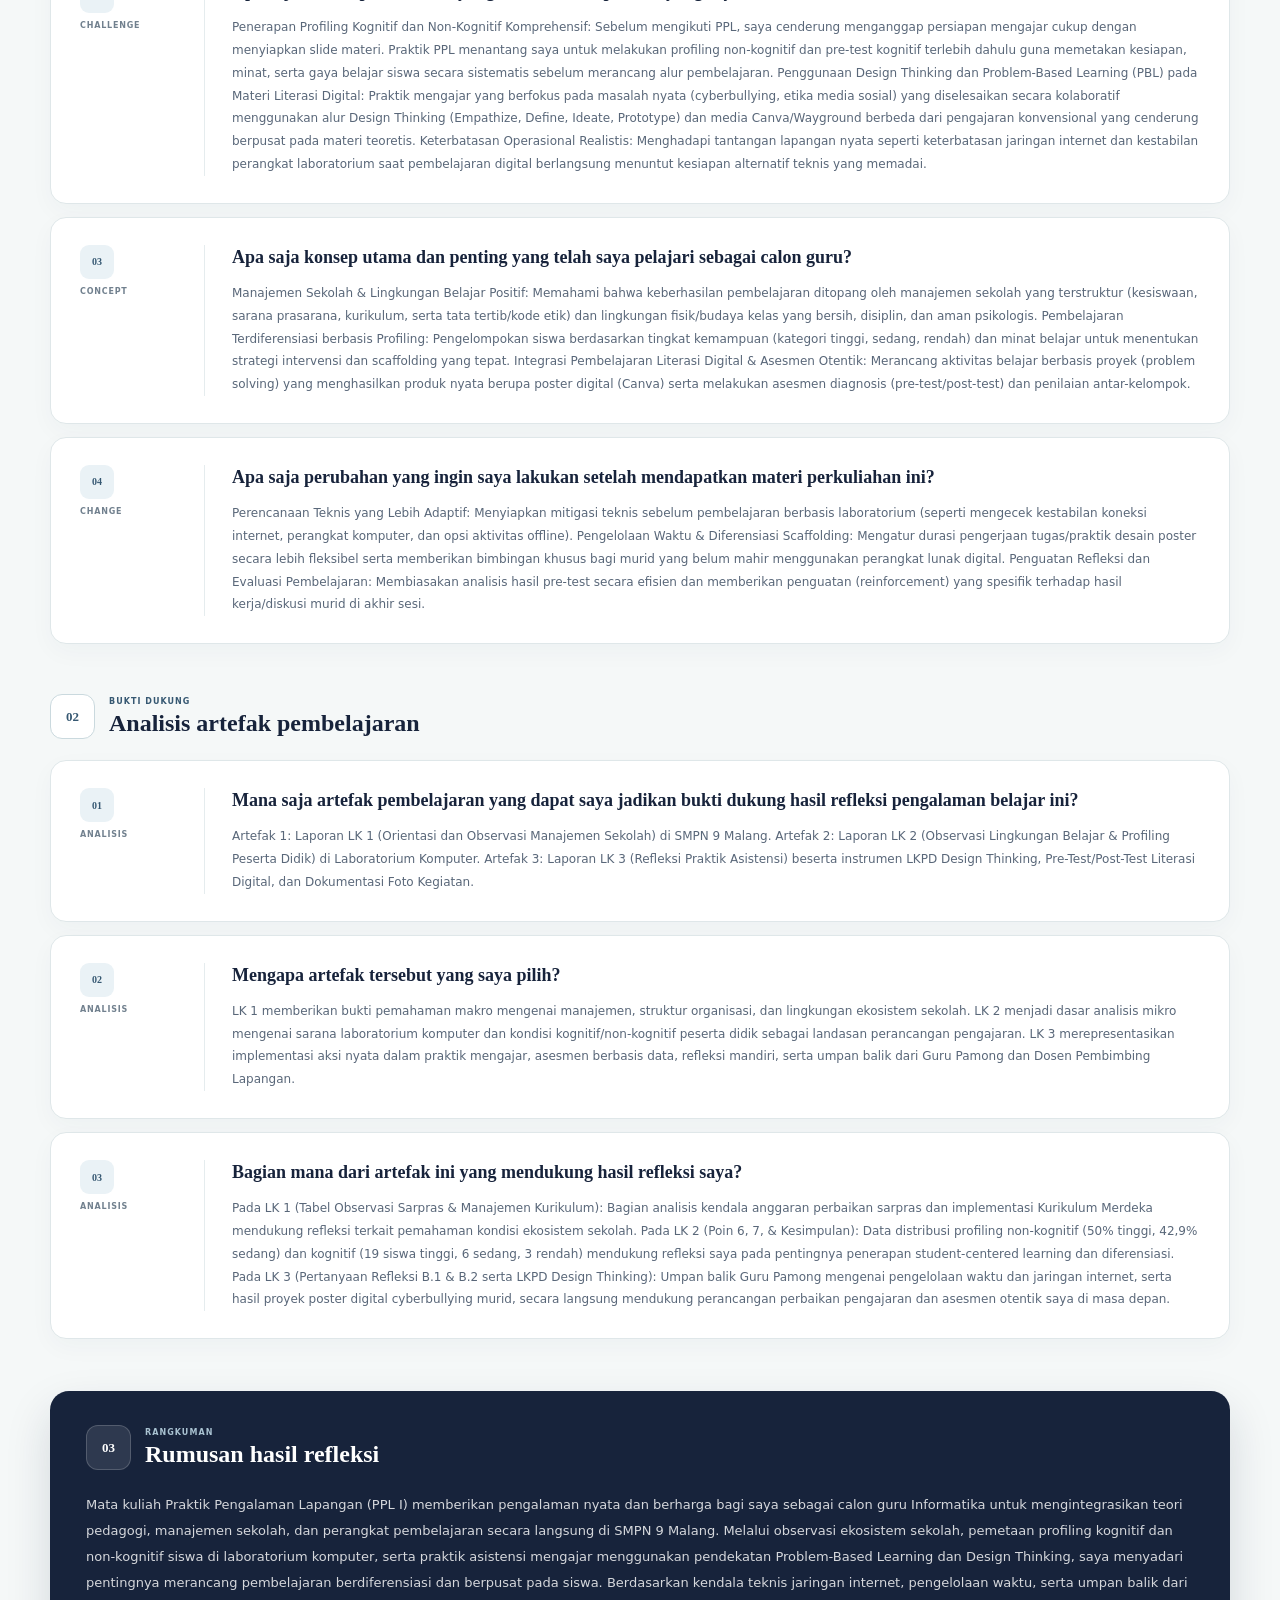
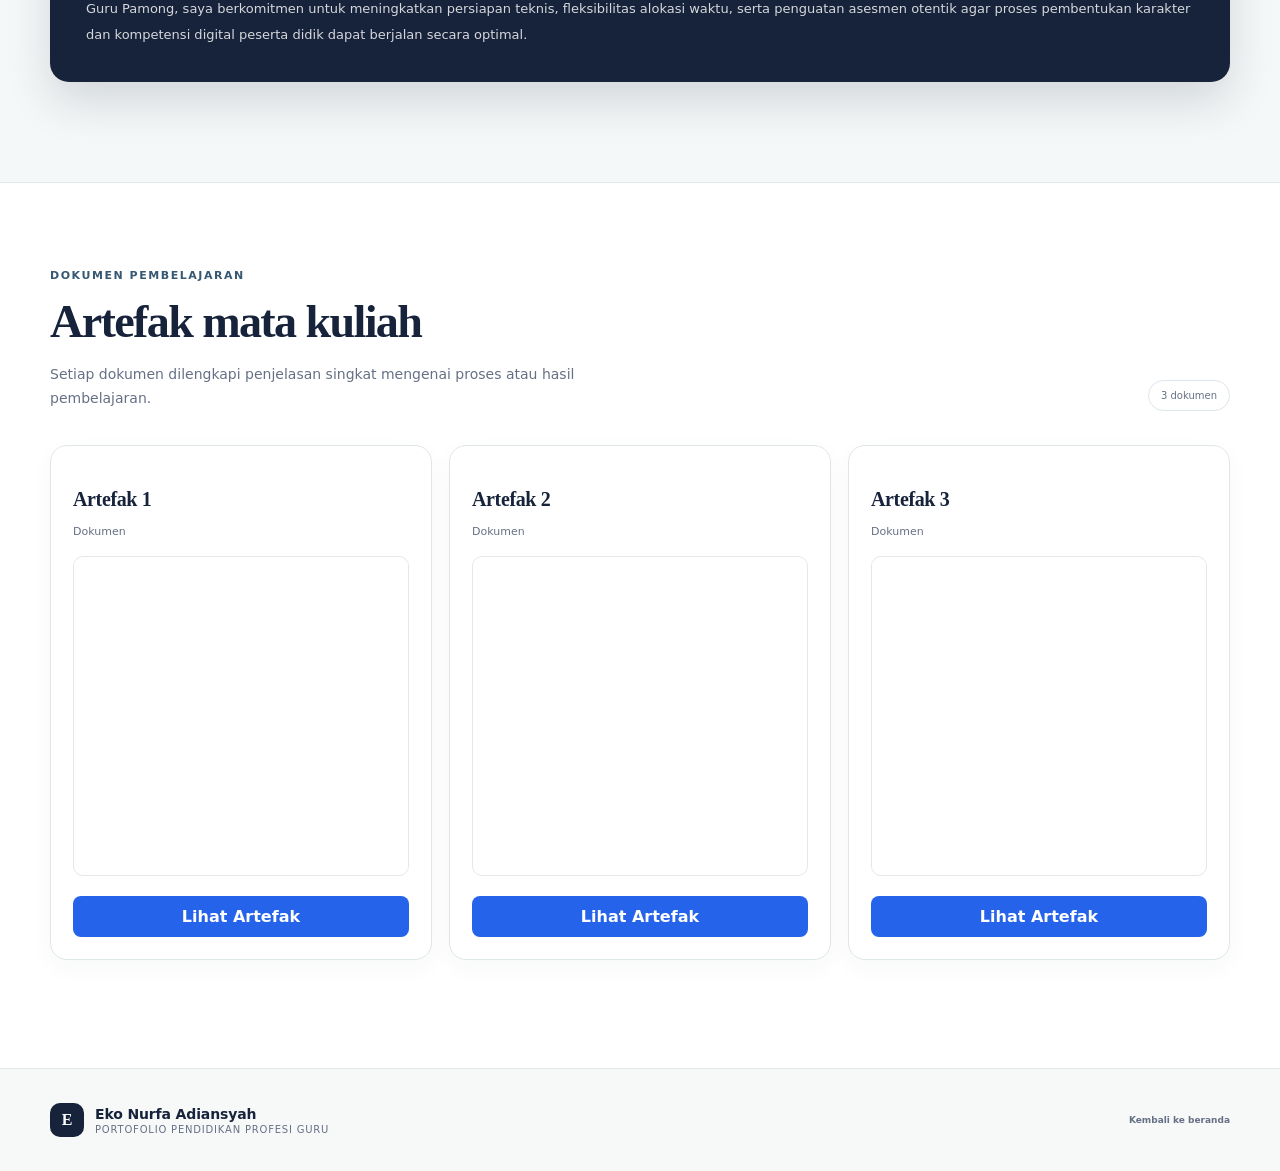
<file: courses/semester-1-ppl/index.html>
<!doctype html>
<html lang="id">
  <head>
    <meta charset="utf-8" />
    <meta name="viewport" content="width=device-width,initial-scale=1" />
    <meta
      name="description"
      content="Portofolio Pendidikan Profesi Guru Eko Nurfa Adiansyah."
    />
    <link rel="icon" href="../../favicon.svg" type="image/svg+xml" />
    <link rel="stylesheet" href="../../assets/css/app.css" />
    <title>PPL Terbimbing · Portofolio PPG</title>
  </head>
  <body>
    <header class="site-header">
      <div class="site-container header-inner">
        <a class="brand" href="../../index.html#beranda"
          ><span class="brand-mark">E</span
          ><span><strong>EKNA</strong><small>Portofolio PPG</small></span></a
        >
        <nav class="main-nav" data-mobile-nav>
          <a href="../../index.html#beranda">Beranda</a
          ><a href="../../index.html#tentang">Tentang</a
          ><a href="../../index.html#artefak">Artefak</a
          ><a href="../../index.html#inovasi">Inovasi</a
          ><a href="../../index.html#perjalanan">Perjalanan</a>
        </nav>
        <button
          class="menu-button"
          data-mobile-menu
          type="button"
          aria-label="Buka navigasi"
        >
          ☰
        </button>
      </div>
    </header>
    <div class="site-shell">
      <main class="course-page">
        <section class="course-hero">
          <div class="site-container">
            <a class="breadcrumb-link" href="../../index.html#artefak"
              >← Kembali ke beranda</a
            >
            <div class="course-hero-grid">
              <div>
                <p class="section-kicker">Semester 1 · Mata Kuliah</p>
                <h1>PPL Terbimbing</h1>
                <p>
                  Mata kuliah PPL Terbimbing dirancang untuk mengembangkan
                  kompetensi profesional calon guru dalam konteks nyata melalui
                  tahapan orientasi, observasi, asistensi, dan praktik
                  pembelajaran terbimbing. Mahasiswa akan menelaah perangkat
                  ajar, melakukan pengamatan terhadap proses pembelajaran dan
                  asesmen di kelas, serta merancang dan melaksanakan
                  pembelajaran secara terbimbing dengan arahan dari dosen dan
                  guru pamong. Dalam pelaksanaannya, mata kuliah ini
                  mengintegrasikan pendekatan Pembelajaran Mendalam sebagai
                  fondasi berpikir dan bertindak dalam praktik mengajar.
                  Mahasiswa tidak hanya belajar apa yang diajarkan, tetapi
                  bagaimana memahami karakteristik peserta didik serta mengapa
                  strategi tertentu digunakan dalam pembelajaran. Mata kuliah
                  ini juga terintegrasi dengan mata kuliah Pembelajaran Mendalam
                  dan Asesmen (PMA) Dasar; Asesmen dan Layanan BK; dan Pemahaman
                  Tentang Peserta Didik dan Pembelajaran, sehingga mahasiswa
                  dapat mengembangkan praktik yang reflektif, kontekstual, dan
                  berpihak pada kebutuhan belajar peserta didik. Melalui
                  pengalaman nyata di kelas, mahasiswa diharapkan mampu
                  menunjukkan keterampilan pedagogik yang kritis dan reflektif,
                  serta memiliki landasan yang kuat untuk melanjutkan ke tahap
                  praktik pembelajaran mandiri.
                </p>
              </div>
              <div class="course-summary">
                <span class="document-icon blue">▤</span><strong>3</strong
                ><small>Dokumen dipublikasikan</small>
              </div>
            </div>
          </div>
        </section>
        <section class="course-reflection-section">
          <div class="site-container">
            <div class="reflection-intro">
              <div>
                <p class="section-kicker">Refleksi pengalaman belajar</p>
                <h2 class="section-title">
                  Proses belajar yang membentuk praktik.
                </h2>
              </div>
              <p>
                Refleksi ini merekam hubungan antara materi perkuliahan,
                pengalaman sebagai calon guru, dan artefak pembelajaran yang
                dihasilkan.
              </p>
            </div>
            <div class="reflection-group">
              <div class="reflection-group-heading">
                <span>01</span>
                <div>
                  <p>KERANGKA 4C</p>
                  <h3>Refleksi pengalaman belajar</h3>
                </div>
              </div>
              <div class="reflection-answer-list">
                <article class="reflection-answer-card">
                  <div class="reflection-answer-label">
                    <span>01</span><strong>Connection</strong>
                  </div>
                  <div>
                    <h4>
                      Apa keterkaitan materi perkuliahan dengan peran saya
                      sebagai calon guru?
                    </h4>
                    <p style="white-space: unset !important">
                      Materi dan kegiatan perkuliahan PPL I sangat relevan
                      dengan peran saya sebagai calon guru Informatika. Melalui
                      orientasi manajemen sekolah, observasi lingkungan belajar
                      laboratorium komputer, hingga praktik asistensi mengajar,
                      saya dapat menghubungkan teori pedagogi, student-centered
                      learning, dan diferensiasi pembelajaran secara langsung di
                      SMPN 9 Malang. Kegiatan ini membentuk pemahaman utuh bahwa
                      peran guru tidak hanya menyampaikan materi teknis
                      Informatika, tetapi juga mengelola iklim belajar yang aman
                      dan inklusif, memetakan profil murid, serta membimbing
                      karakter dan etika digital murid.
                    </p>
                  </div>
                </article>
                <article class="reflection-answer-card">
                  <div class="reflection-answer-label">
                    <span>02</span><strong>Challenge</strong>
                  </div>
                  <div>
                    <h4>
                      Apa saja materi perkuliahan yang berbeda dari praktik yang
                      saya lakukan selama ini?
                    </h4>
                    <p style="white-space: unset !important">
                      Penerapan Profiling Kognitif dan Non-Kognitif
                      Komprehensif: Sebelum mengikuti PPL, saya cenderung
                      menganggap persiapan mengajar cukup dengan menyiapkan
                      slide materi. Praktik PPL menantang saya untuk melakukan
                      profiling non-kognitif dan pre-test kognitif terlebih
                      dahulu guna memetakan kesiapan, minat, serta gaya belajar
                      siswa secara sistematis sebelum merancang alur
                      pembelajaran. Penggunaan Design Thinking dan Problem-Based
                      Learning (PBL) pada Materi Literasi Digital: Praktik
                      mengajar yang berfokus pada masalah nyata (cyberbullying,
                      etika media sosial) yang diselesaikan secara kolaboratif
                      menggunakan alur Design Thinking (Empathize, Define,
                      Ideate, Prototype) dan media Canva/Wayground berbeda dari
                      pengajaran konvensional yang cenderung berpusat pada
                      materi teoretis. Keterbatasan Operasional Realistis:
                      Menghadapi tantangan lapangan nyata seperti keterbatasan
                      jaringan internet dan kestabilan perangkat laboratorium
                      saat pembelajaran digital berlangsung menuntut kesiapan
                      alternatif teknis yang memadai.
                    </p>
                  </div>
                </article>
                <article class="reflection-answer-card">
                  <div class="reflection-answer-label">
                    <span>03</span><strong>Concept</strong>
                  </div>
                  <div>
                    <h4>
                      Apa saja konsep utama dan penting yang telah saya pelajari
                      sebagai calon guru?
                    </h4>
                    <p style="white-space: unset !important">
                      Manajemen Sekolah & Lingkungan Belajar Positif: Memahami
                      bahwa keberhasilan pembelajaran ditopang oleh manajemen
                      sekolah yang terstruktur (kesiswaan, sarana prasarana,
                      kurikulum, serta tata tertib/kode etik) dan lingkungan
                      fisik/budaya kelas yang bersih, disiplin, dan aman
                      psikologis. Pembelajaran Terdiferensiasi berbasis
                      Profiling: Pengelompokan siswa berdasarkan tingkat
                      kemampuan (kategori tinggi, sedang, rendah) dan minat
                      belajar untuk menentukan strategi intervensi dan
                      scaffolding yang tepat. Integrasi Pembelajaran Literasi
                      Digital & Asesmen Otentik: Merancang aktivitas belajar
                      berbasis proyek (problem solving) yang menghasilkan produk
                      nyata berupa poster digital (Canva) serta melakukan
                      asesmen diagnosis (pre-test/post-test) dan penilaian
                      antar-kelompok.
                    </p>
                  </div>
                </article>
                <article class="reflection-answer-card">
                  <div class="reflection-answer-label">
                    <span>04</span><strong>Change</strong>
                  </div>
                  <div>
                    <h4>
                      Apa saja perubahan yang ingin saya lakukan setelah
                      mendapatkan materi perkuliahan ini?
                    </h4>
                    <p style="white-space: unset !important">
                      Perencanaan Teknis yang Lebih Adaptif: Menyiapkan mitigasi
                      teknis sebelum pembelajaran berbasis laboratorium (seperti
                      mengecek kestabilan koneksi internet, perangkat komputer,
                      dan opsi aktivitas offline). Pengelolaan Waktu &
                      Diferensiasi Scaffolding: Mengatur durasi pengerjaan
                      tugas/praktik desain poster secara lebih fleksibel serta
                      memberikan bimbingan khusus bagi murid yang belum mahir
                      menggunakan perangkat lunak digital. Penguatan Refleksi
                      dan Evaluasi Pembelajaran: Membiasakan analisis hasil
                      pre-test secara efisien dan memberikan penguatan
                      (reinforcement) yang spesifik terhadap hasil kerja/diskusi
                      murid di akhir sesi.
                    </p>
                  </div>
                </article>
              </div>
            </div>
            <div class="reflection-group">
              <div class="reflection-group-heading">
                <span>02</span>
                <div>
                  <p>BUKTI DUKUNG</p>
                  <h3>Analisis artefak pembelajaran</h3>
                </div>
              </div>
              <div class="reflection-answer-list">
                <article class="reflection-answer-card">
                  <div class="reflection-answer-label">
                    <span>01</span><strong>Analisis</strong>
                  </div>
                  <div>
                    <h4>
                      Mana saja artefak pembelajaran yang dapat saya jadikan
                      bukti dukung hasil refleksi pengalaman belajar ini?
                    </h4>
                    <p style="white-space: unset !important">
                      Artefak 1: Laporan LK 1 (Orientasi dan Observasi Manajemen
                      Sekolah) di SMPN 9 Malang. Artefak 2: Laporan LK 2
                      (Observasi Lingkungan Belajar & Profiling Peserta Didik)
                      di Laboratorium Komputer. Artefak 3: Laporan LK 3
                      (Refleksi Praktik Asistensi) beserta instrumen LKPD Design
                      Thinking, Pre-Test/Post-Test Literasi Digital, dan
                      Dokumentasi Foto Kegiatan.
                    </p>
                  </div>
                </article>
                <article class="reflection-answer-card">
                  <div class="reflection-answer-label">
                    <span>02</span><strong>Analisis</strong>
                  </div>
                  <div>
                    <h4>Mengapa artefak tersebut yang saya pilih?</h4>
                    <p style="white-space: unset !important">
                      LK 1 memberikan bukti pemahaman makro mengenai manajemen,
                      struktur organisasi, dan lingkungan ekosistem sekolah. LK
                      2 menjadi dasar analisis mikro mengenai sarana
                      laboratorium komputer dan kondisi kognitif/non-kognitif
                      peserta didik sebagai landasan perancangan pengajaran. LK
                      3 merepresentasikan implementasi aksi nyata dalam praktik
                      mengajar, asesmen berbasis data, refleksi mandiri, serta
                      umpan balik dari Guru Pamong dan Dosen Pembimbing
                      Lapangan.
                    </p>
                  </div>
                </article>
                <article class="reflection-answer-card">
                  <div class="reflection-answer-label">
                    <span>03</span><strong>Analisis</strong>
                  </div>
                  <div>
                    <h4>
                      Bagian mana dari artefak ini yang mendukung hasil refleksi
                      saya?
                    </h4>
                    <p style="white-space: unset !important">
                      Pada LK 1 (Tabel Observasi Sarpras & Manajemen Kurikulum):
                      Bagian analisis kendala anggaran perbaikan sarpras dan
                      implementasi Kurikulum Merdeka mendukung refleksi terkait
                      pemahaman kondisi ekosistem sekolah. Pada LK 2 (Poin 6, 7,
                      & Kesimpulan): Data distribusi profiling non-kognitif (50%
                      tinggi, 42,9% sedang) dan kognitif (19 siswa tinggi, 6
                      sedang, 3 rendah) mendukung refleksi saya pada pentingnya
                      penerapan student-centered learning dan diferensiasi. Pada
                      LK 3 (Pertanyaan Refleksi B.1 & B.2 serta LKPD Design
                      Thinking): Umpan balik Guru Pamong mengenai pengelolaan
                      waktu dan jaringan internet, serta hasil proyek poster
                      digital cyberbullying murid, secara langsung mendukung
                      perancangan perbaikan pengajaran dan asesmen otentik saya
                      di masa depan.
                    </p>
                  </div>
                </article>
              </div>
            </div>
            <article class="reflection-conclusion">
              <div class="reflection-group-heading">
                <span>03</span>
                <div>
                  <p>RANGKUMAN</p>
                  <h3>Rumusan hasil refleksi</h3>
                </div>
              </div>
              <p style="white-space: unset !important">
                Mata kuliah Praktik Pengalaman Lapangan (PPL I) memberikan
                pengalaman nyata dan berharga bagi saya sebagai calon guru
                Informatika untuk mengintegrasikan teori pedagogi, manajemen
                sekolah, dan perangkat pembelajaran secara langsung di SMPN 9
                Malang. Melalui observasi ekosistem sekolah, pemetaan profiling
                kognitif dan non-kognitif siswa di laboratorium komputer, serta
                praktik asistensi mengajar menggunakan pendekatan Problem-Based
                Learning dan Design Thinking, saya menyadari pentingnya
                merancang pembelajaran berdiferensiasi dan berpusat pada siswa.
                Berdasarkan kendala teknis jaringan internet, pengelolaan waktu,
                serta umpan balik dari Guru Pamong, saya berkomitmen untuk
                meningkatkan persiapan teknis, fleksibilitas alokasi waktu,
                serta penguatan asesmen otentik agar proses pembentukan karakter
                dan kompetensi digital peserta didik dapat berjalan secara
                optimal.
              </p>
            </article>
          </div>
        </section>
        <section class="course-documents">
          <div class="site-container">
            <div class="section-heading-row">
              <div>
                <p class="section-kicker">Dokumen pembelajaran</p>
                <h2 class="section-title">Artefak mata kuliah</h2>
                <p class="section-subtitle">
                  Setiap dokumen dilengkapi penjelasan singkat mengenai proses
                  atau hasil pembelajaran.
                </p>
              </div>
              <span class="collection-count">3 dokumen</span>
            </div>
            <div class="artifact-grid course-artifact-grid">
              <!-- Card Modul Ajar -->
              <div class="artifact-card">
                <h3>Artefak 1</h3>
                <p>Dokumen</p>

                <!-- Preview PDF di dalam card -->
                <div class="artifact-preview">
                  <iframe
                    src="https://drive.google.com/file/d/131tmWwKtI6N7wg-x1lp16GVK4H2K65Y5/preview"
                    title="Preview Modul Ajar"
                    loading="lazy"
                  >
                  </iframe>
                </div>

                <button type="button" data-pdf-open="a1">Lihat Artefak</button>
              </div>

              <!-- Card Laporan Refleksi -->
              <div class="artifact-card">
                <h3>Artefak 2</h3>
                <p>Dokumen</p>

                <!-- Preview PDF di dalam card -->
                <div class="artifact-preview">
                  <iframe
                    src="https://drive.google.com/file/d/1eCgXumdIVFFoNKfrKDzu0f_quXBDCwpe/preview"
                    title="Preview Laporan Refleksi"
                    loading="lazy"
                  >
                  </iframe>
                </div>

                <button type="button" data-pdf-open="a2">Lihat Artefak</button>
              </div>
              <!-- Card Laporan Refleksi -->
              <div class="artifact-card">
                <h3>Artefak 3</h3>
                <p>Dokumen</p>

                <!-- Preview PDF di dalam card -->
                <div class="artifact-preview">
                  <iframe
                    src="https://drive.google.com/file/d/1Pb0lTonCH87-kUHBMqj3cpIuxCVC5omx/preview"
                    title="Preview Laporan Refleksi"
                    loading="lazy"
                  >
                  </iframe>
                </div>

                <button type="button" data-pdf-open="a3">Lihat Artefak</button>
              </div>
            </div>
          </div>
        </section>
      </main>
      <footer class="site-footer">
        <div class="site-container footer-inner">
          <div class="brand footer-brand">
            <span class="brand-mark">E</span
            ><span
              ><strong>Eko Nurfa Adiansyah</strong
              ><small>Portofolio Pendidikan Profesi Guru</small></span
            >
          </div>
          <a href="../../index.html">Kembali ke beranda</a>
        </div>
      </footer>
    </div>
    <!-- Popup PDF Modul Ajar -->
    <div class="pdf-modal" id="a1">
      <div class="pdf-modal-content">
        <button
          type="button"
          class="pdf-close"
          data-pdf-close
          aria-label="Tutup"
        >
          &times;
        </button>
        <iframe
          src="https://drive.google.com/file/d/131tmWwKtI6N7wg-x1lp16GVK4H2K65Y5/preview"
          title="PDF Modul Ajar"
        >
        </iframe>
      </div>
    </div>

    <!-- Popup PDF Laporan Refleksi -->
    <div class="pdf-modal" id="a2">
      <div class="pdf-modal-content">
        <button
          type="button"
          class="pdf-close"
          data-pdf-close
          aria-label="Tutup"
        >
          &times;
        </button>
        <iframe
          src="https://drive.google.com/file/d/1eCgXumdIVFFoNKfrKDzu0f_quXBDCwpe/preview"
          title="PDF Laporan Refleksi"
        >
        </iframe>
      </div>
    </div>
    <!-- Popup PDF Laporan Refleksi -->
    <div class="pdf-modal" id="a3">
      <div class="pdf-modal-content">
        <button
          type="button"
          class="pdf-close"
          data-pdf-close
          aria-label="Tutup"
        >
          &times;
        </button>
        <iframe
          src="https://drive.google.com/file/d/1Pb0lTonCH87-kUHBMqj3cpIuxCVC5omx/preview"
          title="PDF Laporan Refleksi"
        >
        </iframe>
      </div>
    </div>

    <script src="../../assets/js/app.js" defer></script>
  </body>
</html>
</file>
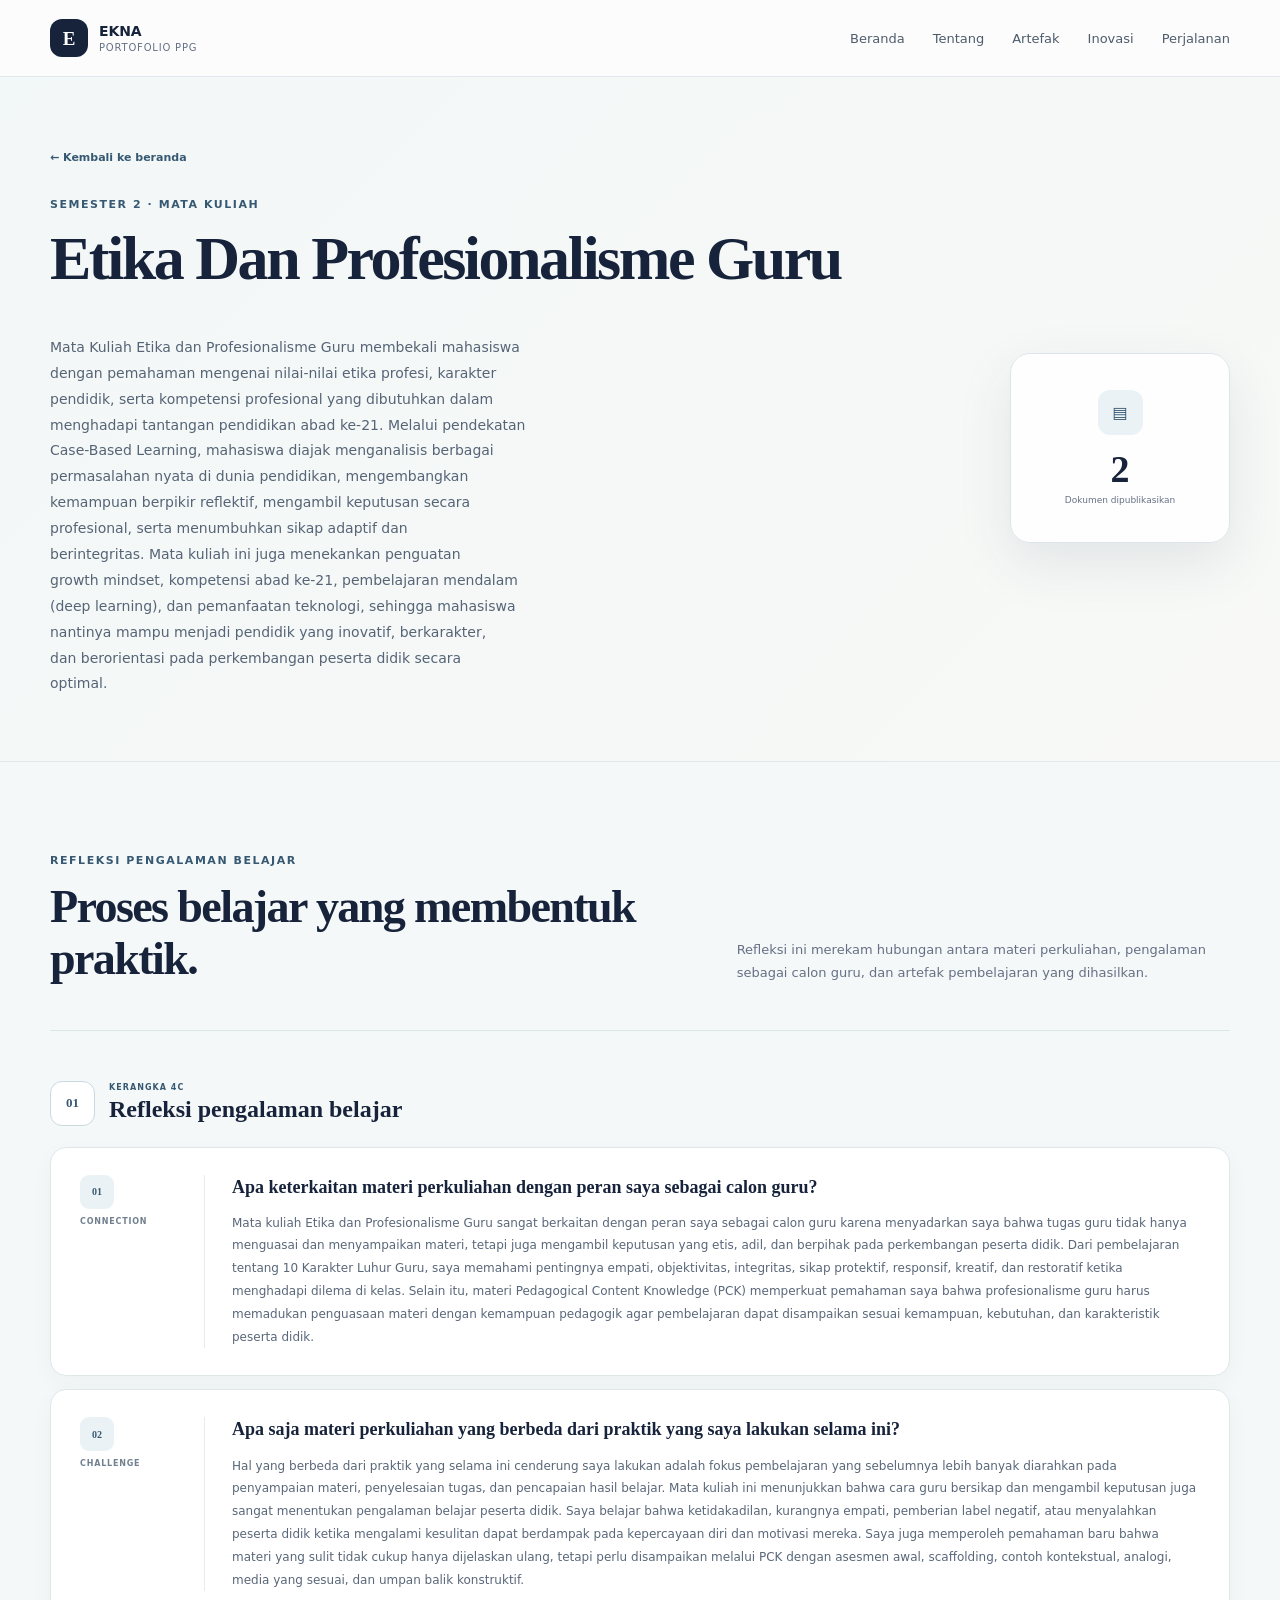
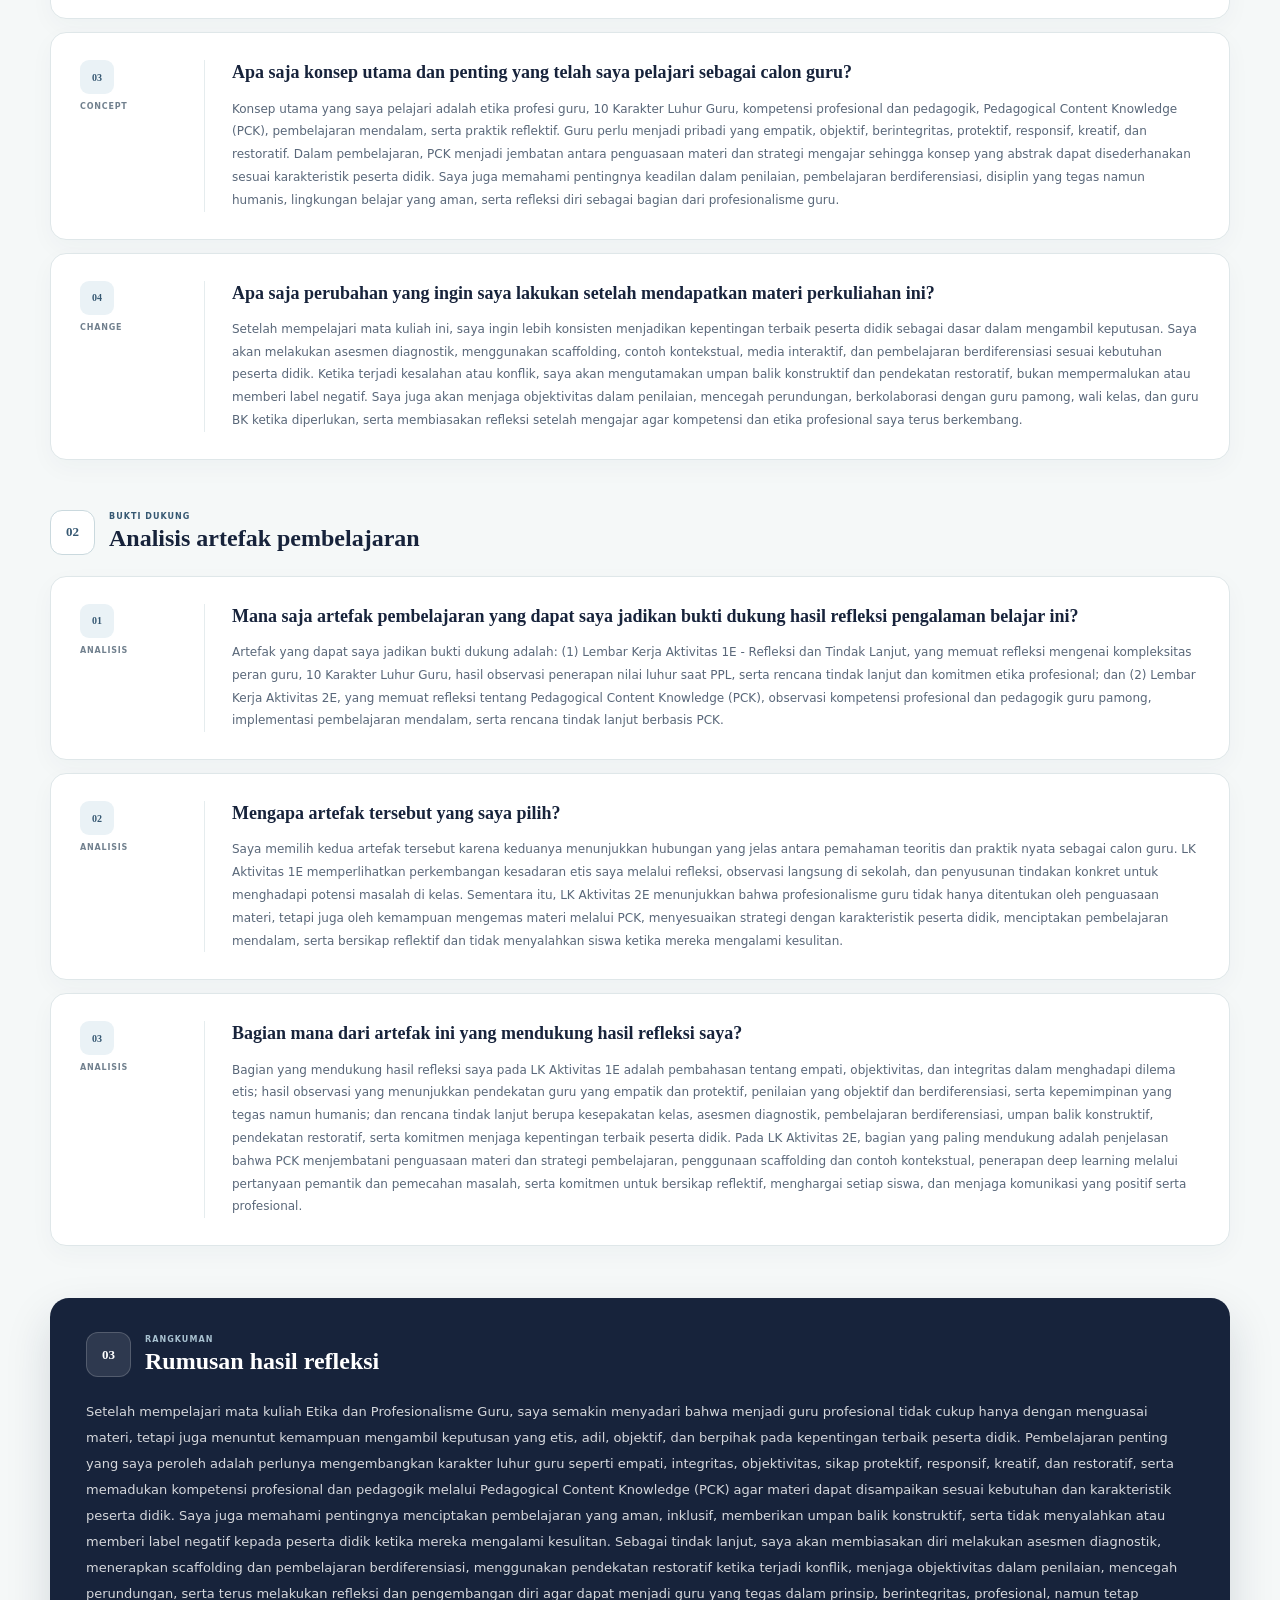
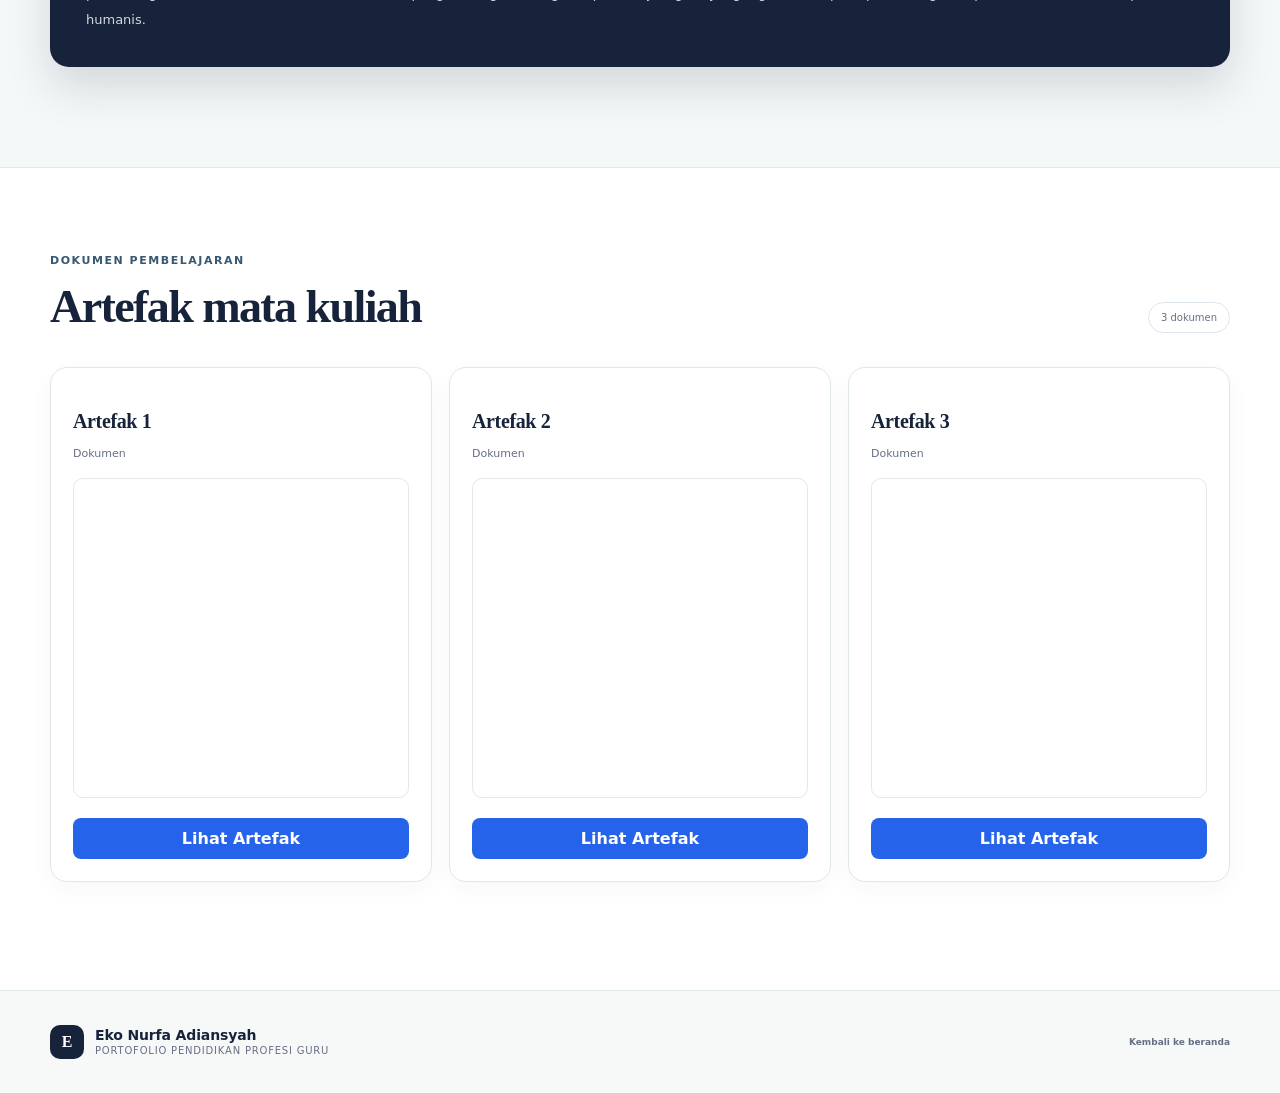
<file: courses/semester-2-etika-dan-profesionalisme-guru/index.html>
<!doctype html>
<html lang="id">
  <head>
    <meta charset="utf-8" />
    <meta name="viewport" content="width=device-width,initial-scale=1" />
    <meta
      name="description"
      content="Portofolio Pendidikan Profesi Guru Eko Nurfa Adiansyah."
    />
    <link rel="icon" href="../../favicon.svg" type="image/svg+xml" />
    <link rel="stylesheet" href="../../assets/css/app.css" />
    <title>Etika Dan Profesionalisme Guru · Portofolio PPG</title>
  </head>
  <body>
    <header class="site-header">
      <div class="site-container header-inner">
        <a class="brand" href="../../index.html#beranda"
          ><span class="brand-mark">E</span
          ><span><strong>EKNA</strong><small>Portofolio PPG</small></span></a
        >
        <nav class="main-nav" data-mobile-nav>
          <a href="../../index.html#beranda">Beranda</a
          ><a href="../../index.html#tentang">Tentang</a
          ><a href="../../index.html#artefak">Artefak</a
          ><a href="../../index.html#inovasi">Inovasi</a
          ><a href="../../index.html#perjalanan">Perjalanan</a>
        </nav>
        <button
          class="menu-button"
          data-mobile-menu
          type="button"
          aria-label="Buka navigasi"
        >
          ☰
        </button>
      </div>
    </header>
    <div class="site-shell">
      <main class="course-page">
        <section class="course-hero">
          <div class="site-container">
            <a class="breadcrumb-link" href="../../index.html#artefak"
              >← Kembali ke beranda</a
            >
            <div class="course-hero-grid">
              <div>
                <p class="section-kicker">Semester 2 · Mata Kuliah</p>
                <h1>Etika Dan Profesionalisme Guru</h1>
                <p>
                  Mata Kuliah Etika dan Profesionalisme Guru membekali mahasiswa
                  dengan pemahaman mengenai nilai-nilai etika profesi, karakter
                  pendidik, serta kompetensi profesional yang dibutuhkan dalam
                  menghadapi tantangan pendidikan abad ke-21. Melalui pendekatan
                  Case-Based Learning, mahasiswa diajak menganalisis berbagai
                  permasalahan nyata di dunia pendidikan, mengembangkan
                  kemampuan berpikir reflektif, mengambil keputusan secara
                  profesional, serta menumbuhkan sikap adaptif dan
                  berintegritas. Mata kuliah ini juga menekankan penguatan
                  growth mindset, kompetensi abad ke-21, pembelajaran mendalam
                  (deep learning), dan pemanfaatan teknologi, sehingga mahasiswa
                  nantinya mampu menjadi pendidik yang inovatif, berkarakter,
                  dan berorientasi pada perkembangan peserta didik secara
                  optimal.
                </p>
              </div>
              <div class="course-summary">
                <span class="document-icon blue">▤</span><strong>2</strong
                ><small>Dokumen dipublikasikan</small>
              </div>
            </div>
          </div>
        </section>
        <section class="course-reflection-section">
          <div class="site-container">
            <div class="reflection-intro">
              <div>
                <p class="section-kicker">Refleksi pengalaman belajar</p>
                <h2 class="section-title">
                  Proses belajar yang membentuk praktik.
                </h2>
              </div>
              <p>
                Refleksi ini merekam hubungan antara materi perkuliahan,
                pengalaman sebagai calon guru, dan artefak pembelajaran yang
                dihasilkan.
              </p>
            </div>
            <div class="reflection-group">
              <div class="reflection-group-heading">
                <span>01</span>
                <div>
                  <p>KERANGKA 4C</p>
                  <h3>Refleksi pengalaman belajar</h3>
                </div>
              </div>
              <div class="reflection-answer-list">
                <article class="reflection-answer-card">
                  <div class="reflection-answer-label">
                    <span>01</span><strong>Connection</strong>
                  </div>
                  <div>
                    <h4>
                      Apa keterkaitan materi perkuliahan dengan peran saya
                      sebagai calon guru?
                    </h4>
                    <p style="white-space: unset !important">
                      Mata kuliah Etika dan Profesionalisme Guru sangat
                      berkaitan dengan peran saya sebagai calon guru karena
                      menyadarkan saya bahwa tugas guru tidak hanya menguasai
                      dan menyampaikan materi, tetapi juga mengambil keputusan
                      yang etis, adil, dan berpihak pada perkembangan peserta
                      didik. Dari pembelajaran tentang 10 Karakter Luhur Guru,
                      saya memahami pentingnya empati, objektivitas, integritas,
                      sikap protektif, responsif, kreatif, dan restoratif ketika
                      menghadapi dilema di kelas. Selain itu, materi Pedagogical
                      Content Knowledge (PCK) memperkuat pemahaman saya bahwa
                      profesionalisme guru harus memadukan penguasaan materi
                      dengan kemampuan pedagogik agar pembelajaran dapat
                      disampaikan sesuai kemampuan, kebutuhan, dan karakteristik
                      peserta didik.
                    </p>
                  </div>
                </article>
                <article class="reflection-answer-card">
                  <div class="reflection-answer-label">
                    <span>02</span><strong>Challenge</strong>
                  </div>
                  <div>
                    <h4>
                      Apa saja materi perkuliahan yang berbeda dari praktik yang
                      saya lakukan selama ini?
                    </h4>
                    <p style="white-space: unset !important">
                      Hal yang berbeda dari praktik yang selama ini cenderung
                      saya lakukan adalah fokus pembelajaran yang sebelumnya
                      lebih banyak diarahkan pada penyampaian materi,
                      penyelesaian tugas, dan pencapaian hasil belajar. Mata
                      kuliah ini menunjukkan bahwa cara guru bersikap dan
                      mengambil keputusan juga sangat menentukan pengalaman
                      belajar peserta didik. Saya belajar bahwa ketidakadilan,
                      kurangnya empati, pemberian label negatif, atau
                      menyalahkan peserta didik ketika mengalami kesulitan dapat
                      berdampak pada kepercayaan diri dan motivasi mereka. Saya
                      juga memperoleh pemahaman baru bahwa materi yang sulit
                      tidak cukup hanya dijelaskan ulang, tetapi perlu
                      disampaikan melalui PCK dengan asesmen awal, scaffolding,
                      contoh kontekstual, analogi, media yang sesuai, dan umpan
                      balik konstruktif.
                    </p>
                  </div>
                </article>
                <article class="reflection-answer-card">
                  <div class="reflection-answer-label">
                    <span>03</span><strong>Concept</strong>
                  </div>
                  <div>
                    <h4>
                      Apa saja konsep utama dan penting yang telah saya pelajari
                      sebagai calon guru?
                    </h4>
                    <p style="white-space: unset !important">
                      Konsep utama yang saya pelajari adalah etika profesi guru,
                      10 Karakter Luhur Guru, kompetensi profesional dan
                      pedagogik, Pedagogical Content Knowledge (PCK),
                      pembelajaran mendalam, serta praktik reflektif. Guru perlu
                      menjadi pribadi yang empatik, objektif, berintegritas,
                      protektif, responsif, kreatif, dan restoratif. Dalam
                      pembelajaran, PCK menjadi jembatan antara penguasaan
                      materi dan strategi mengajar sehingga konsep yang abstrak
                      dapat disederhanakan sesuai karakteristik peserta didik.
                      Saya juga memahami pentingnya keadilan dalam penilaian,
                      pembelajaran berdiferensiasi, disiplin yang tegas namun
                      humanis, lingkungan belajar yang aman, serta refleksi diri
                      sebagai bagian dari profesionalisme guru.
                    </p>
                  </div>
                </article>
                <article class="reflection-answer-card">
                  <div class="reflection-answer-label">
                    <span>04</span><strong>Change</strong>
                  </div>
                  <div>
                    <h4>
                      Apa saja perubahan yang ingin saya lakukan setelah
                      mendapatkan materi perkuliahan ini?
                    </h4>
                    <p style="white-space: unset !important">
                      Setelah mempelajari mata kuliah ini, saya ingin lebih
                      konsisten menjadikan kepentingan terbaik peserta didik
                      sebagai dasar dalam mengambil keputusan. Saya akan
                      melakukan asesmen diagnostik, menggunakan scaffolding,
                      contoh kontekstual, media interaktif, dan pembelajaran
                      berdiferensiasi sesuai kebutuhan peserta didik. Ketika
                      terjadi kesalahan atau konflik, saya akan mengutamakan
                      umpan balik konstruktif dan pendekatan restoratif, bukan
                      mempermalukan atau memberi label negatif. Saya juga akan
                      menjaga objektivitas dalam penilaian, mencegah
                      perundungan, berkolaborasi dengan guru pamong, wali kelas,
                      dan guru BK ketika diperlukan, serta membiasakan refleksi
                      setelah mengajar agar kompetensi dan etika profesional
                      saya terus berkembang.
                    </p>
                  </div>
                </article>
              </div>
            </div>
            <div class="reflection-group">
              <div class="reflection-group-heading">
                <span>02</span>
                <div>
                  <p>BUKTI DUKUNG</p>
                  <h3>Analisis artefak pembelajaran</h3>
                </div>
              </div>
              <div class="reflection-answer-list">
                <article class="reflection-answer-card">
                  <div class="reflection-answer-label">
                    <span>01</span><strong>Analisis</strong>
                  </div>
                  <div>
                    <h4>
                      Mana saja artefak pembelajaran yang dapat saya jadikan
                      bukti dukung hasil refleksi pengalaman belajar ini?
                    </h4>
                    <p style="white-space: unset !important">
                      Artefak yang dapat saya jadikan bukti dukung adalah: (1)
                      Lembar Kerja Aktivitas 1E - Refleksi dan Tindak Lanjut,
                      yang memuat refleksi mengenai kompleksitas peran guru, 10
                      Karakter Luhur Guru, hasil observasi penerapan nilai luhur
                      saat PPL, serta rencana tindak lanjut dan komitmen etika
                      profesional; dan (2) Lembar Kerja Aktivitas 2E, yang
                      memuat refleksi tentang Pedagogical Content Knowledge
                      (PCK), observasi kompetensi profesional dan pedagogik guru
                      pamong, implementasi pembelajaran mendalam, serta rencana
                      tindak lanjut berbasis PCK.
                    </p>
                  </div>
                </article>
                <article class="reflection-answer-card">
                  <div class="reflection-answer-label">
                    <span>02</span><strong>Analisis</strong>
                  </div>
                  <div>
                    <h4>Mengapa artefak tersebut yang saya pilih?</h4>
                    <p style="white-space: unset !important">
                      Saya memilih kedua artefak tersebut karena keduanya
                      menunjukkan hubungan yang jelas antara pemahaman teoritis
                      dan praktik nyata sebagai calon guru. LK Aktivitas 1E
                      memperlihatkan perkembangan kesadaran etis saya melalui
                      refleksi, observasi langsung di sekolah, dan penyusunan
                      tindakan konkret untuk menghadapi potensi masalah di
                      kelas. Sementara itu, LK Aktivitas 2E menunjukkan bahwa
                      profesionalisme guru tidak hanya ditentukan oleh
                      penguasaan materi, tetapi juga oleh kemampuan mengemas
                      materi melalui PCK, menyesuaikan strategi dengan
                      karakteristik peserta didik, menciptakan pembelajaran
                      mendalam, serta bersikap reflektif dan tidak menyalahkan
                      siswa ketika mereka mengalami kesulitan.
                    </p>
                  </div>
                </article>
                <article class="reflection-answer-card">
                  <div class="reflection-answer-label">
                    <span>03</span><strong>Analisis</strong>
                  </div>
                  <div>
                    <h4>
                      Bagian mana dari artefak ini yang mendukung hasil refleksi
                      saya?
                    </h4>
                    <p style="white-space: unset !important">
                      Bagian yang mendukung hasil refleksi saya pada LK
                      Aktivitas 1E adalah pembahasan tentang empati,
                      objektivitas, dan integritas dalam menghadapi dilema etis;
                      hasil observasi yang menunjukkan pendekatan guru yang
                      empatik dan protektif, penilaian yang objektif dan
                      berdiferensiasi, serta kepemimpinan yang tegas namun
                      humanis; dan rencana tindak lanjut berupa kesepakatan
                      kelas, asesmen diagnostik, pembelajaran berdiferensiasi,
                      umpan balik konstruktif, pendekatan restoratif, serta
                      komitmen menjaga kepentingan terbaik peserta didik. Pada
                      LK Aktivitas 2E, bagian yang paling mendukung adalah
                      penjelasan bahwa PCK menjembatani penguasaan materi dan
                      strategi pembelajaran, penggunaan scaffolding dan contoh
                      kontekstual, penerapan deep learning melalui pertanyaan
                      pemantik dan pemecahan masalah, serta komitmen untuk
                      bersikap reflektif, menghargai setiap siswa, dan menjaga
                      komunikasi yang positif serta profesional.
                    </p>
                  </div>
                </article>
              </div>
            </div>
            <article class="reflection-conclusion">
              <div class="reflection-group-heading">
                <span>03</span>
                <div>
                  <p>RANGKUMAN</p>
                  <h3>Rumusan hasil refleksi</h3>
                </div>
              </div>
              <p style="white-space: unset !important">
                Setelah mempelajari mata kuliah Etika dan Profesionalisme Guru,
                saya semakin menyadari bahwa menjadi guru profesional tidak
                cukup hanya dengan menguasai materi, tetapi juga menuntut
                kemampuan mengambil keputusan yang etis, adil, objektif, dan
                berpihak pada kepentingan terbaik peserta didik. Pembelajaran
                penting yang saya peroleh adalah perlunya mengembangkan karakter
                luhur guru seperti empati, integritas, objektivitas, sikap
                protektif, responsif, kreatif, dan restoratif, serta memadukan
                kompetensi profesional dan pedagogik melalui Pedagogical Content
                Knowledge (PCK) agar materi dapat disampaikan sesuai kebutuhan
                dan karakteristik peserta didik. Saya juga memahami pentingnya
                menciptakan pembelajaran yang aman, inklusif, memberikan umpan
                balik konstruktif, serta tidak menyalahkan atau memberi label
                negatif kepada peserta didik ketika mereka mengalami kesulitan.
                Sebagai tindak lanjut, saya akan membiasakan diri melakukan
                asesmen diagnostik, menerapkan scaffolding dan pembelajaran
                berdiferensiasi, menggunakan pendekatan restoratif ketika
                terjadi konflik, menjaga objektivitas dalam penilaian, mencegah
                perundungan, serta terus melakukan refleksi dan pengembangan
                diri agar dapat menjadi guru yang tegas dalam prinsip,
                berintegritas, profesional, namun tetap humanis.
              </p>
            </article>
          </div>
        </section>
        <section class="course-documents">
          <div class="site-container">
            <div class="section-heading-row">
              <div>
                <p class="section-kicker">Dokumen pembelajaran</p>
                <h2 class="section-title">Artefak mata kuliah</h2>
              </div>
              <span class="collection-count">3 dokumen</span>
            </div>
            <div class="artifact-grid course-artifact-grid">
              <!-- Card Modul Ajar -->
              <div class="artifact-card">
                <h3>Artefak 1</h3>
                <p>Dokumen</p>

                <!-- Preview PDF di dalam card -->
                <div class="artifact-preview">
                  <iframe
                    src="https://drive.google.com/file/d/19YXkdCC9BFxQPX_eY5J3oBeyCUCi1Cq2/preview"
                    title="Preview Modul Ajar"
                    loading="lazy"
                  >
                  </iframe>
                </div>

                <button type="button" data-pdf-open="a1">Lihat Artefak</button>
              </div>

              <!-- Card Laporan Refleksi -->
              <div class="artifact-card">
                <h3>Artefak 2</h3>
                <p>Dokumen</p>

                <!-- Preview PDF di dalam card -->
                <div class="artifact-preview">
                  <iframe
                    src="https://drive.google.com/file/d/1T0e9CZRH3af4MSiTkRxmxTd8KJbciiQJ/preview"
                    title="Preview Laporan Refleksi"
                    loading="lazy"
                  >
                  </iframe>
                </div>

                <button type="button" data-pdf-open="a2">Lihat Artefak</button>
              </div>
              <!-- Card Laporan Refleksi -->
              <div class="artifact-card">
                <h3>Artefak 3</h3>
                <p>Dokumen</p>

                <!-- Preview PDF di dalam card -->
                <div class="artifact-preview">
                  <iframe
                    src="https://drive.google.com/file/d/1eZfJmHNOlfUYDs8FDsA8_cWPK0EyC1vl/preview"
                    title="Preview Laporan Refleksi"
                    loading="lazy"
                  >
                  </iframe>
                </div>

                <button type="button" data-pdf-open="a3">Lihat Artefak</button>
              </div>
            </div>
          </div>
        </section>
      </main>
      <footer class="site-footer">
        <div class="site-container footer-inner">
          <div class="brand footer-brand">
            <span class="brand-mark">E</span
            ><span
              ><strong>Eko Nurfa Adiansyah</strong
              ><small>Portofolio Pendidikan Profesi Guru</small></span
            >
          </div>
          <a href="../../index.html">Kembali ke beranda</a>
        </div>
      </footer>
    </div>
    <!-- Popup PDF Modul Ajar -->
    <div class="pdf-modal" id="a1">
      <div class="pdf-modal-content">
        <button
          type="button"
          class="pdf-close"
          data-pdf-close
          aria-label="Tutup"
        >
          &times;
        </button>
        <iframe
          src="https://drive.google.com/file/d/19YXkdCC9BFxQPX_eY5J3oBeyCUCi1Cq2/preview"
          title="PDF Modul Ajar"
        >
        </iframe>
      </div>
    </div>

    <!-- Popup PDF Laporan Refleksi -->
    <div class="pdf-modal" id="a2">
      <div class="pdf-modal-content">
        <button
          type="button"
          class="pdf-close"
          data-pdf-close
          aria-label="Tutup"
        >
          &times;
        </button>
        <iframe
          src="https://drive.google.com/file/d/1T0e9CZRH3af4MSiTkRxmxTd8KJbciiQJ/preview"
          title="PDF Laporan Refleksi"
        >
        </iframe>
      </div>
    </div>
    <!-- Popup PDF Laporan Refleksi -->
    <div class="pdf-modal" id="a3">
      <div class="pdf-modal-content">
        <button
          type="button"
          class="pdf-close"
          data-pdf-close
          aria-label="Tutup"
        >
          &times;
        </button>
        <iframe
          src="https://drive.google.com/file/d/1eZfJmHNOlfUYDs8FDsA8_cWPK0EyC1vl/preview"
          title="PDF Laporan Refleksi"
        >
        </iframe>
      </div>
    </div>
    <script src="../../assets/js/app.js" defer></script>
  </body>
</html>
</file>
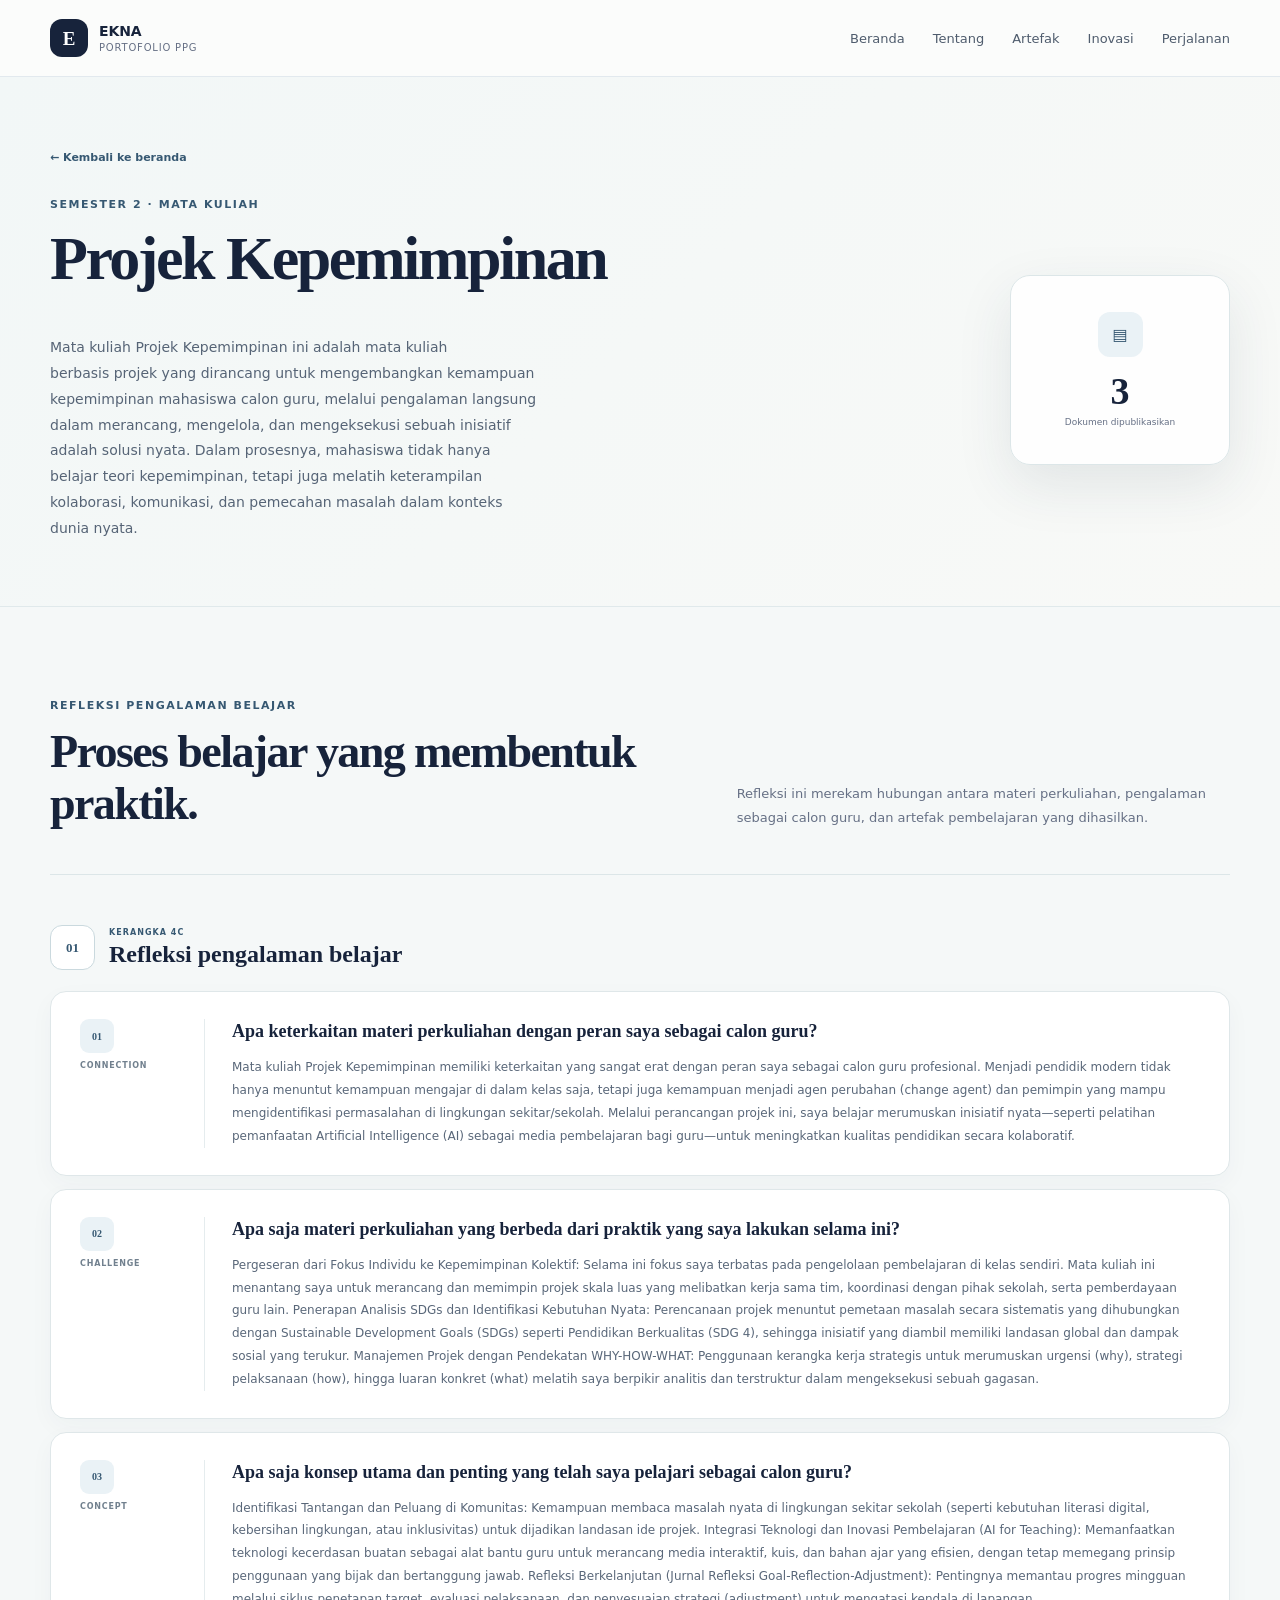
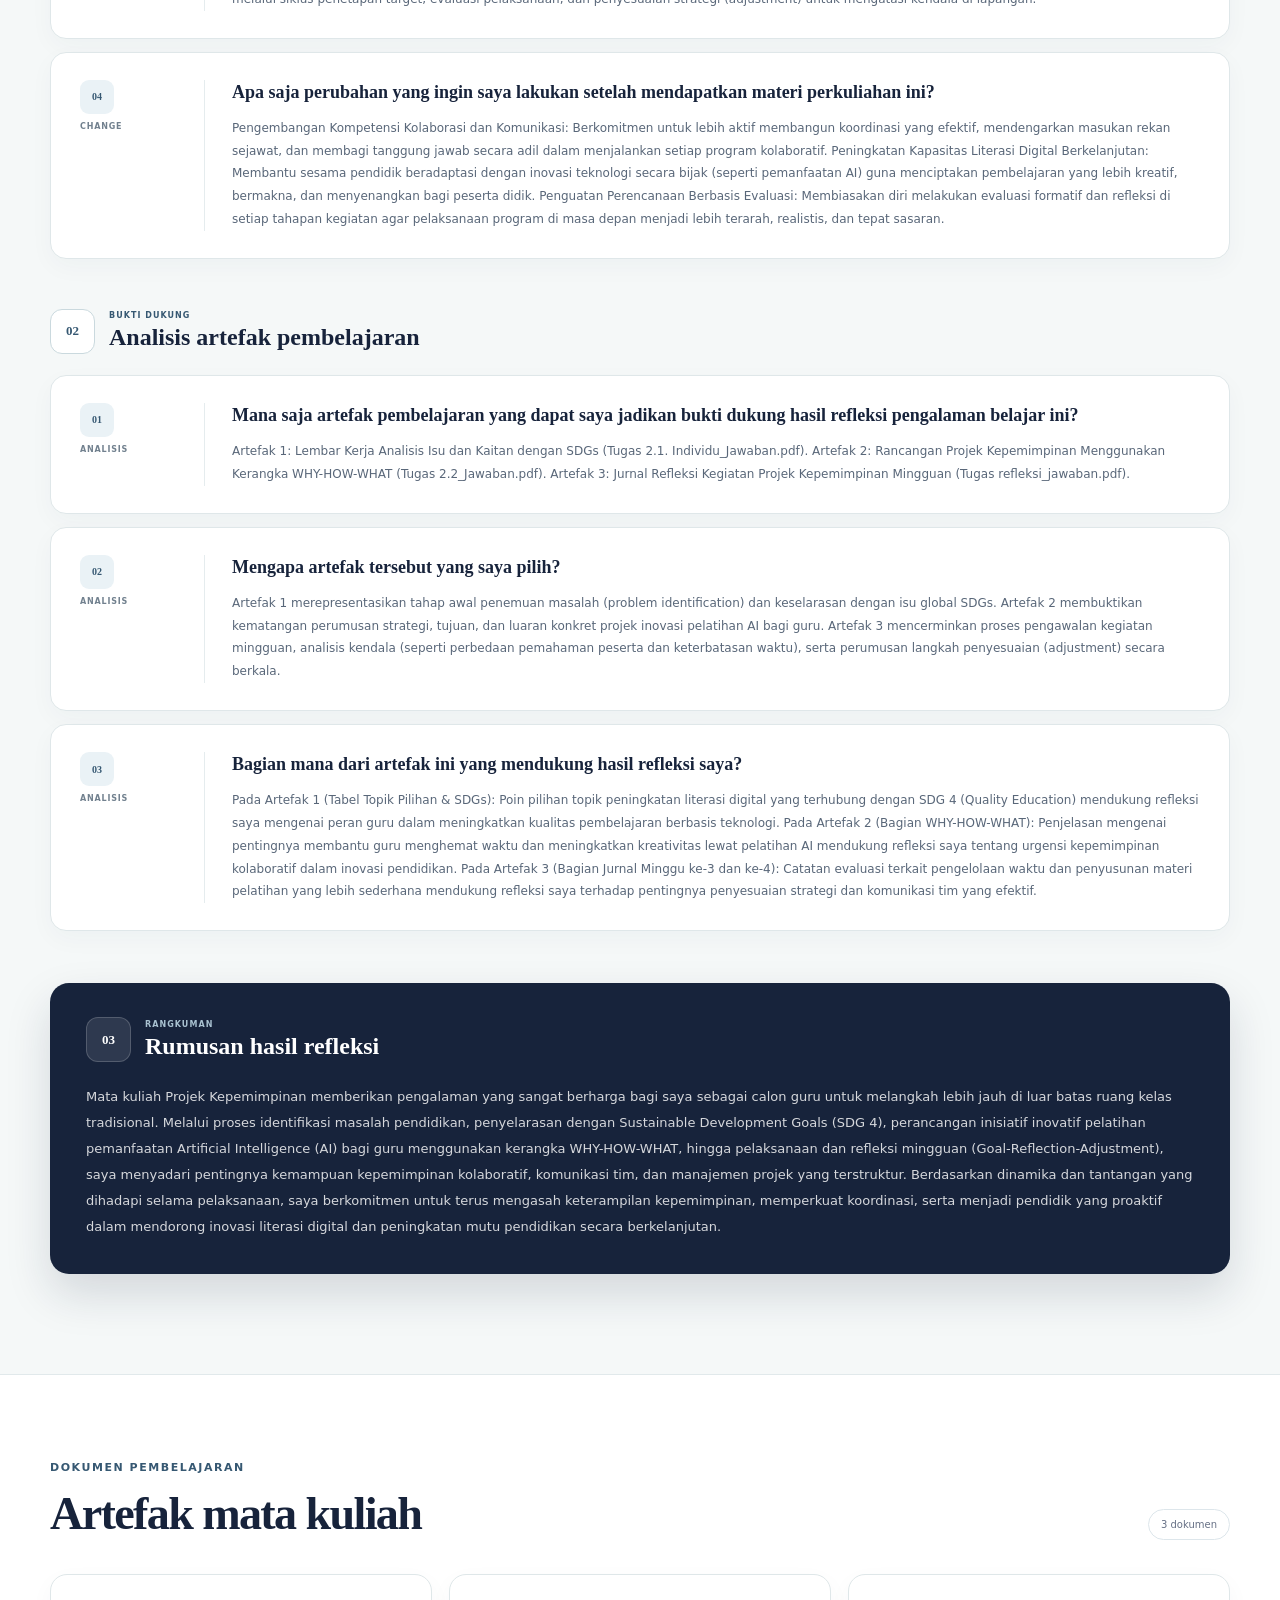
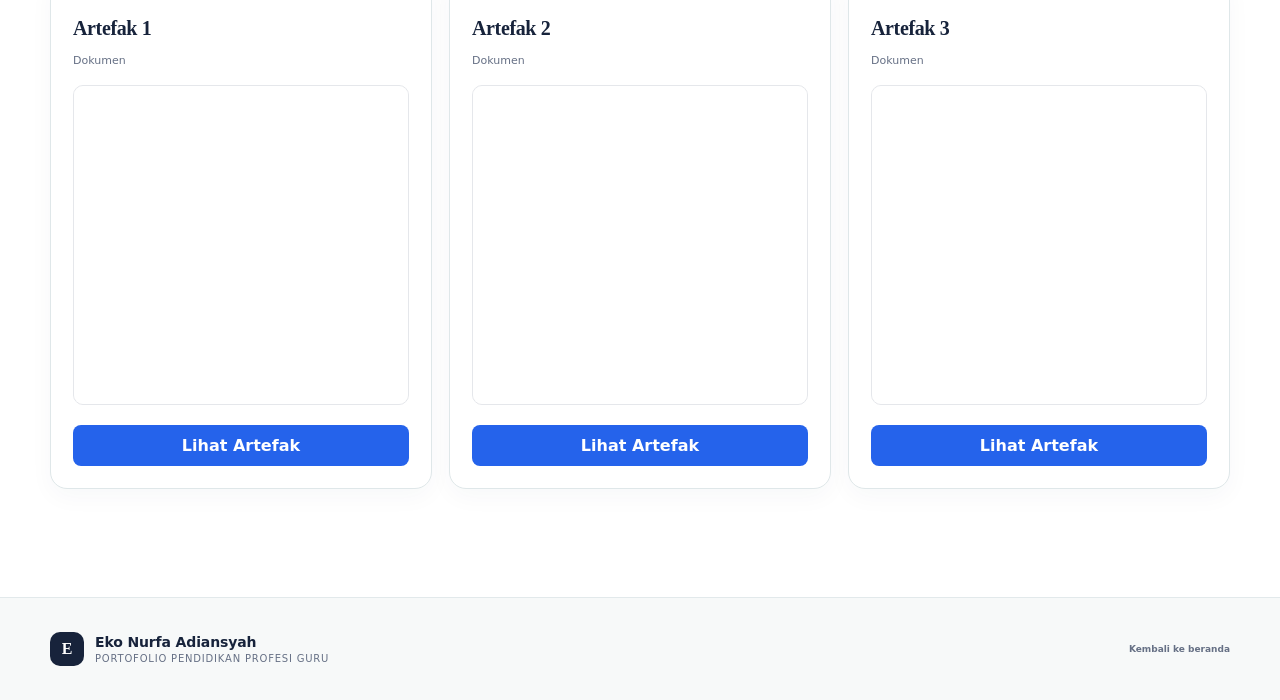
<file: courses/semester-2-pk/index.html>
<!doctype html>
<html lang="id">
  <head>
    <meta charset="utf-8" />
    <meta name="viewport" content="width=device-width,initial-scale=1" />
    <meta
      name="description"
      content="Portofolio Pendidikan Profesi Guru Eko Nurfa Adiansyah."
    />
    <link rel="icon" href="../../favicon.svg" type="image/svg+xml" />
    <link rel="stylesheet" href="../../assets/css/app.css" />
    <title>Projek Kepemimpinan · Portofolio PPG</title>
  </head>
  <body>
    <header class="site-header">
      <div class="site-container header-inner">
        <a class="brand" href="../../index.html#beranda"
          ><span class="brand-mark">E</span
          ><span><strong>EKNA</strong><small>Portofolio PPG</small></span></a
        >
        <nav class="main-nav" data-mobile-nav>
          <a href="../../index.html#beranda">Beranda</a
          ><a href="../../index.html#tentang">Tentang</a
          ><a href="../../index.html#artefak">Artefak</a
          ><a href="../../index.html#inovasi">Inovasi</a
          ><a href="../../index.html#perjalanan">Perjalanan</a>
        </nav>
        <button
          class="menu-button"
          data-mobile-menu
          type="button"
          aria-label="Buka navigasi"
        >
          ☰
        </button>
      </div>
    </header>
    <div class="site-shell">
      <main class="course-page">
        <section class="course-hero">
          <div class="site-container">
            <a class="breadcrumb-link" href="../../index.html#artefak"
              >← Kembali ke beranda</a
            >
            <div class="course-hero-grid">
              <div>
                <p class="section-kicker">Semester 2 · Mata Kuliah</p>
                <h1>Projek Kepemimpinan</h1>
                <p>
                  Mata kuliah Projek Kepemimpinan ini adalah mata kuliah
                  berbasis projek yang dirancang untuk mengembangkan kemampuan
                  kepemimpinan mahasiswa calon guru, melalui pengalaman langsung
                  dalam merancang, mengelola, dan mengeksekusi sebuah inisiatif
                  adalah solusi nyata. Dalam prosesnya, mahasiswa tidak hanya
                  belajar teori kepemimpinan, tetapi juga melatih keterampilan
                  kolaborasi, komunikasi, dan pemecahan masalah dalam konteks
                  dunia nyata.
                </p>
              </div>
              <div class="course-summary">
                <span class="document-icon blue">▤</span><strong>3</strong
                ><small>Dokumen dipublikasikan</small>
              </div>
            </div>
          </div>
        </section>
        <section class="course-reflection-section">
          <div class="site-container">
            <div class="reflection-intro">
              <div>
                <p class="section-kicker">Refleksi pengalaman belajar</p>
                <h2 class="section-title">
                  Proses belajar yang membentuk praktik.
                </h2>
              </div>
              <p>
                Refleksi ini merekam hubungan antara materi perkuliahan,
                pengalaman sebagai calon guru, dan artefak pembelajaran yang
                dihasilkan.
              </p>
            </div>
            <div class="reflection-group">
              <div class="reflection-group-heading">
                <span>01</span>
                <div>
                  <p>KERANGKA 4C</p>
                  <h3>Refleksi pengalaman belajar</h3>
                </div>
              </div>
              <div class="reflection-answer-list">
                <article class="reflection-answer-card">
                  <div class="reflection-answer-label">
                    <span>01</span><strong>Connection</strong>
                  </div>
                  <div>
                    <h4>
                      Apa keterkaitan materi perkuliahan dengan peran saya
                      sebagai calon guru?
                    </h4>
                    <p style="white-space: unset !important">
                      Mata kuliah Projek Kepemimpinan memiliki keterkaitan yang
                      sangat erat dengan peran saya sebagai calon guru
                      profesional. Menjadi pendidik modern tidak hanya menuntut
                      kemampuan mengajar di dalam kelas saja, tetapi juga
                      kemampuan menjadi agen perubahan (change agent) dan
                      pemimpin yang mampu mengidentifikasi permasalahan di
                      lingkungan sekitar/sekolah. Melalui perancangan projek
                      ini, saya belajar merumuskan inisiatif nyata—seperti
                      pelatihan pemanfaatan Artificial Intelligence (AI) sebagai
                      media pembelajaran bagi guru—untuk meningkatkan kualitas
                      pendidikan secara kolaboratif.
                    </p>
                  </div>
                </article>
                <article class="reflection-answer-card">
                  <div class="reflection-answer-label">
                    <span>02</span><strong>Challenge</strong>
                  </div>
                  <div>
                    <h4>
                      Apa saja materi perkuliahan yang berbeda dari praktik yang
                      saya lakukan selama ini?
                    </h4>
                    <p style="white-space: unset !important">
                      Pergeseran dari Fokus Individu ke Kepemimpinan Kolektif:
                      Selama ini fokus saya terbatas pada pengelolaan
                      pembelajaran di kelas sendiri. Mata kuliah ini menantang
                      saya untuk merancang dan memimpin projek skala luas yang
                      melibatkan kerja sama tim, koordinasi dengan pihak
                      sekolah, serta pemberdayaan guru lain. Penerapan Analisis
                      SDGs dan Identifikasi Kebutuhan Nyata: Perencanaan projek
                      menuntut pemetaan masalah secara sistematis yang
                      dihubungkan dengan Sustainable Development Goals (SDGs)
                      seperti Pendidikan Berkualitas (SDG 4), sehingga inisiatif
                      yang diambil memiliki landasan global dan dampak sosial
                      yang terukur. Manajemen Projek dengan Pendekatan
                      WHY-HOW-WHAT: Penggunaan kerangka kerja strategis untuk
                      merumuskan urgensi (why), strategi pelaksanaan (how),
                      hingga luaran konkret (what) melatih saya berpikir
                      analitis dan terstruktur dalam mengeksekusi sebuah
                      gagasan.
                    </p>
                  </div>
                </article>
                <article class="reflection-answer-card">
                  <div class="reflection-answer-label">
                    <span>03</span><strong>Concept</strong>
                  </div>
                  <div>
                    <h4>
                      Apa saja konsep utama dan penting yang telah saya pelajari
                      sebagai calon guru?
                    </h4>
                    <p style="white-space: unset !important">
                      Identifikasi Tantangan dan Peluang di Komunitas: Kemampuan
                      membaca masalah nyata di lingkungan sekitar sekolah
                      (seperti kebutuhan literasi digital, kebersihan
                      lingkungan, atau inklusivitas) untuk dijadikan landasan
                      ide projek. Integrasi Teknologi dan Inovasi Pembelajaran
                      (AI for Teaching): Memanfaatkan teknologi kecerdasan
                      buatan sebagai alat bantu guru untuk merancang media
                      interaktif, kuis, dan bahan ajar yang efisien, dengan
                      tetap memegang prinsip penggunaan yang bijak dan
                      bertanggung jawab. Refleksi Berkelanjutan (Jurnal Refleksi
                      Goal-Reflection-Adjustment): Pentingnya memantau progres
                      mingguan melalui siklus penetapan target, evaluasi
                      pelaksanaan, dan penyesuaian strategi (adjustment) untuk
                      mengatasi kendala di lapangan.
                    </p>
                  </div>
                </article>
                <article class="reflection-answer-card">
                  <div class="reflection-answer-label">
                    <span>04</span><strong>Change</strong>
                  </div>
                  <div>
                    <h4>
                      Apa saja perubahan yang ingin saya lakukan setelah
                      mendapatkan materi perkuliahan ini?
                    </h4>
                    <p style="white-space: unset !important">
                      Pengembangan Kompetensi Kolaborasi dan Komunikasi:
                      Berkomitmen untuk lebih aktif membangun koordinasi yang
                      efektif, mendengarkan masukan rekan sejawat, dan membagi
                      tanggung jawab secara adil dalam menjalankan setiap
                      program kolaboratif. Peningkatan Kapasitas Literasi
                      Digital Berkelanjutan: Membantu sesama pendidik
                      beradaptasi dengan inovasi teknologi secara bijak (seperti
                      pemanfaatan AI) guna menciptakan pembelajaran yang lebih
                      kreatif, bermakna, dan menyenangkan bagi peserta didik.
                      Penguatan Perencanaan Berbasis Evaluasi: Membiasakan diri
                      melakukan evaluasi formatif dan refleksi di setiap tahapan
                      kegiatan agar pelaksanaan program di masa depan menjadi
                      lebih terarah, realistis, dan tepat sasaran.
                    </p>
                  </div>
                </article>
              </div>
            </div>
            <div class="reflection-group">
              <div class="reflection-group-heading">
                <span>02</span>
                <div>
                  <p>BUKTI DUKUNG</p>
                  <h3>Analisis artefak pembelajaran</h3>
                </div>
              </div>
              <div class="reflection-answer-list">
                <article class="reflection-answer-card">
                  <div class="reflection-answer-label">
                    <span>01</span><strong>Analisis</strong>
                  </div>
                  <div>
                    <h4>
                      Mana saja artefak pembelajaran yang dapat saya jadikan
                      bukti dukung hasil refleksi pengalaman belajar ini?
                    </h4>
                    <p style="white-space: unset !important">
                      Artefak 1: Lembar Kerja Analisis Isu dan Kaitan dengan
                      SDGs (Tugas 2.1. Individu_Jawaban.pdf). Artefak 2:
                      Rancangan Projek Kepemimpinan Menggunakan Kerangka
                      WHY-HOW-WHAT (Tugas 2.2_Jawaban.pdf). Artefak 3: Jurnal
                      Refleksi Kegiatan Projek Kepemimpinan Mingguan (Tugas
                      refleksi_jawaban.pdf).
                    </p>
                  </div>
                </article>
                <article class="reflection-answer-card">
                  <div class="reflection-answer-label">
                    <span>02</span><strong>Analisis</strong>
                  </div>
                  <div>
                    <h4>Mengapa artefak tersebut yang saya pilih?</h4>
                    <p style="white-space: unset !important">
                      Artefak 1 merepresentasikan tahap awal penemuan masalah
                      (problem identification) dan keselarasan dengan isu global
                      SDGs. Artefak 2 membuktikan kematangan perumusan strategi,
                      tujuan, dan luaran konkret projek inovasi pelatihan AI
                      bagi guru. Artefak 3 mencerminkan proses pengawalan
                      kegiatan mingguan, analisis kendala (seperti perbedaan
                      pemahaman peserta dan keterbatasan waktu), serta perumusan
                      langkah penyesuaian (adjustment) secara berkala.
                    </p>
                  </div>
                </article>
                <article class="reflection-answer-card">
                  <div class="reflection-answer-label">
                    <span>03</span><strong>Analisis</strong>
                  </div>
                  <div>
                    <h4>
                      Bagian mana dari artefak ini yang mendukung hasil refleksi
                      saya?
                    </h4>
                    <p style="white-space: unset !important">
                      Pada Artefak 1 (Tabel Topik Pilihan & SDGs): Poin pilihan
                      topik peningkatan literasi digital yang terhubung dengan
                      SDG 4 (Quality Education) mendukung refleksi saya mengenai
                      peran guru dalam meningkatkan kualitas pembelajaran
                      berbasis teknologi. Pada Artefak 2 (Bagian WHY-HOW-WHAT):
                      Penjelasan mengenai pentingnya membantu guru menghemat
                      waktu dan meningkatkan kreativitas lewat pelatihan AI
                      mendukung refleksi saya tentang urgensi kepemimpinan
                      kolaboratif dalam inovasi pendidikan. Pada Artefak 3
                      (Bagian Jurnal Minggu ke-3 dan ke-4): Catatan evaluasi
                      terkait pengelolaan waktu dan penyusunan materi pelatihan
                      yang lebih sederhana mendukung refleksi saya terhadap
                      pentingnya penyesuaian strategi dan komunikasi tim yang
                      efektif.
                    </p>
                  </div>
                </article>
              </div>
            </div>
            <article class="reflection-conclusion">
              <div class="reflection-group-heading">
                <span>03</span>
                <div>
                  <p>RANGKUMAN</p>
                  <h3>Rumusan hasil refleksi</h3>
                </div>
              </div>
              <p style="white-space: unset !important">
                Mata kuliah Projek Kepemimpinan memberikan pengalaman yang
                sangat berharga bagi saya sebagai calon guru untuk melangkah
                lebih jauh di luar batas ruang kelas tradisional. Melalui proses
                identifikasi masalah pendidikan, penyelarasan dengan Sustainable
                Development Goals (SDG 4), perancangan inisiatif inovatif
                pelatihan pemanfaatan Artificial Intelligence (AI) bagi guru
                menggunakan kerangka WHY-HOW-WHAT, hingga pelaksanaan dan
                refleksi mingguan (Goal-Reflection-Adjustment), saya menyadari
                pentingnya kemampuan kepemimpinan kolaboratif, komunikasi tim,
                dan manajemen projek yang terstruktur. Berdasarkan dinamika dan
                tantangan yang dihadapi selama pelaksanaan, saya berkomitmen
                untuk terus mengasah keterampilan kepemimpinan, memperkuat
                koordinasi, serta menjadi pendidik yang proaktif dalam mendorong
                inovasi literasi digital dan peningkatan mutu pendidikan secara
                berkelanjutan.
              </p>
            </article>
          </div>
        </section>
        <section class="course-documents">
          <div class="site-container">
            <div class="section-heading-row">
              <div>
                <p class="section-kicker">Dokumen pembelajaran</p>
                <h2 class="section-title">Artefak mata kuliah</h2>
              </div>
              <span class="collection-count">3 dokumen</span>
            </div>
            <div class="artifact-grid course-artifact-grid">
              <!-- Card Modul Ajar -->
              <div class="artifact-card">
                <h3>Artefak 1</h3>
                <p>Dokumen</p>

                <!-- Preview PDF di dalam card -->
                <div class="artifact-preview">
                  <iframe
                    src="https://drive.google.com/file/d/13knuzqkrv7V-mgNKzY7J382vBxquI5ic/preview"
                    title="Preview Modul Ajar"
                    loading="lazy"
                  >
                  </iframe>
                </div>

                <button type="button" data-pdf-open="a1">Lihat Artefak</button>
              </div>

              <!-- Card Laporan Refleksi -->
              <div class="artifact-card">
                <h3>Artefak 2</h3>
                <p>Dokumen</p>

                <!-- Preview PDF di dalam card -->
                <div class="artifact-preview">
                  <iframe
                    src="https://drive.google.com/file/d/1LNRR0ocjNOIEJxjvdUFiMXkeWUlJImu-/preview"
                    title="Preview Laporan Refleksi"
                    loading="lazy"
                  >
                  </iframe>
                </div>

                <button type="button" data-pdf-open="a2">Lihat Artefak</button>
              </div>
              <!-- Card Laporan Refleksi -->
              <div class="artifact-card">
                <h3>Artefak 3</h3>
                <p>Dokumen</p>

                <!-- Preview PDF di dalam card -->
                <div class="artifact-preview">
                  <iframe
                    src="https://drive.google.com/file/d/1ykUFRPRp05wTBLTaCu7YY3avx_gqgolW/preview"
                    title="Preview Laporan Refleksi"
                    loading="lazy"
                  >
                  </iframe>
                </div>

                <button type="button" data-pdf-open="a3">Lihat Artefak</button>
              </div>
            </div>
          </div>
        </section>
      </main>
      <footer class="site-footer">
        <div class="site-container footer-inner">
          <div class="brand footer-brand">
            <span class="brand-mark">E</span
            ><span
              ><strong>Eko Nurfa Adiansyah</strong
              ><small>Portofolio Pendidikan Profesi Guru</small></span
            >
          </div>
          <a href="../../index.html">Kembali ke beranda</a>
        </div>
      </footer>
    </div>
    <!-- Popup PDF Modul Ajar -->
    <div class="pdf-modal" id="a1">
      <div class="pdf-modal-content">
        <button
          type="button"
          class="pdf-close"
          data-pdf-close
          aria-label="Tutup"
        >
          &times;
        </button>
        <iframe
          src="https://drive.google.com/file/d/13knuzqkrv7V-mgNKzY7J382vBxquI5ic/preview"
          title="PDF Modul Ajar"
        >
        </iframe>
      </div>
    </div>

    <!-- Popup PDF Laporan Refleksi -->
    <div class="pdf-modal" id="a2">
      <div class="pdf-modal-content">
        <button
          type="button"
          class="pdf-close"
          data-pdf-close
          aria-label="Tutup"
        >
          &times;
        </button>
        <iframe
          src="https://drive.google.com/file/d/1LNRR0ocjNOIEJxjvdUFiMXkeWUlJImu-/preview"
          title="PDF Laporan Refleksi"
        >
        </iframe>
      </div>
    </div>
    <!-- Popup PDF Laporan Refleksi -->
    <div class="pdf-modal" id="a3">
      <div class="pdf-modal-content">
        <button
          type="button"
          class="pdf-close"
          data-pdf-close
          aria-label="Tutup"
        >
          &times;
        </button>
        <iframe
          src="https://drive.google.com/file/d/1ykUFRPRp05wTBLTaCu7YY3avx_gqgolW/preview"
          title="PDF Laporan Refleksi"
        >
        </iframe>
      </div>
    </div>

    <script src="../../assets/js/app.js" defer></script>
  </body>
</html>
</file>
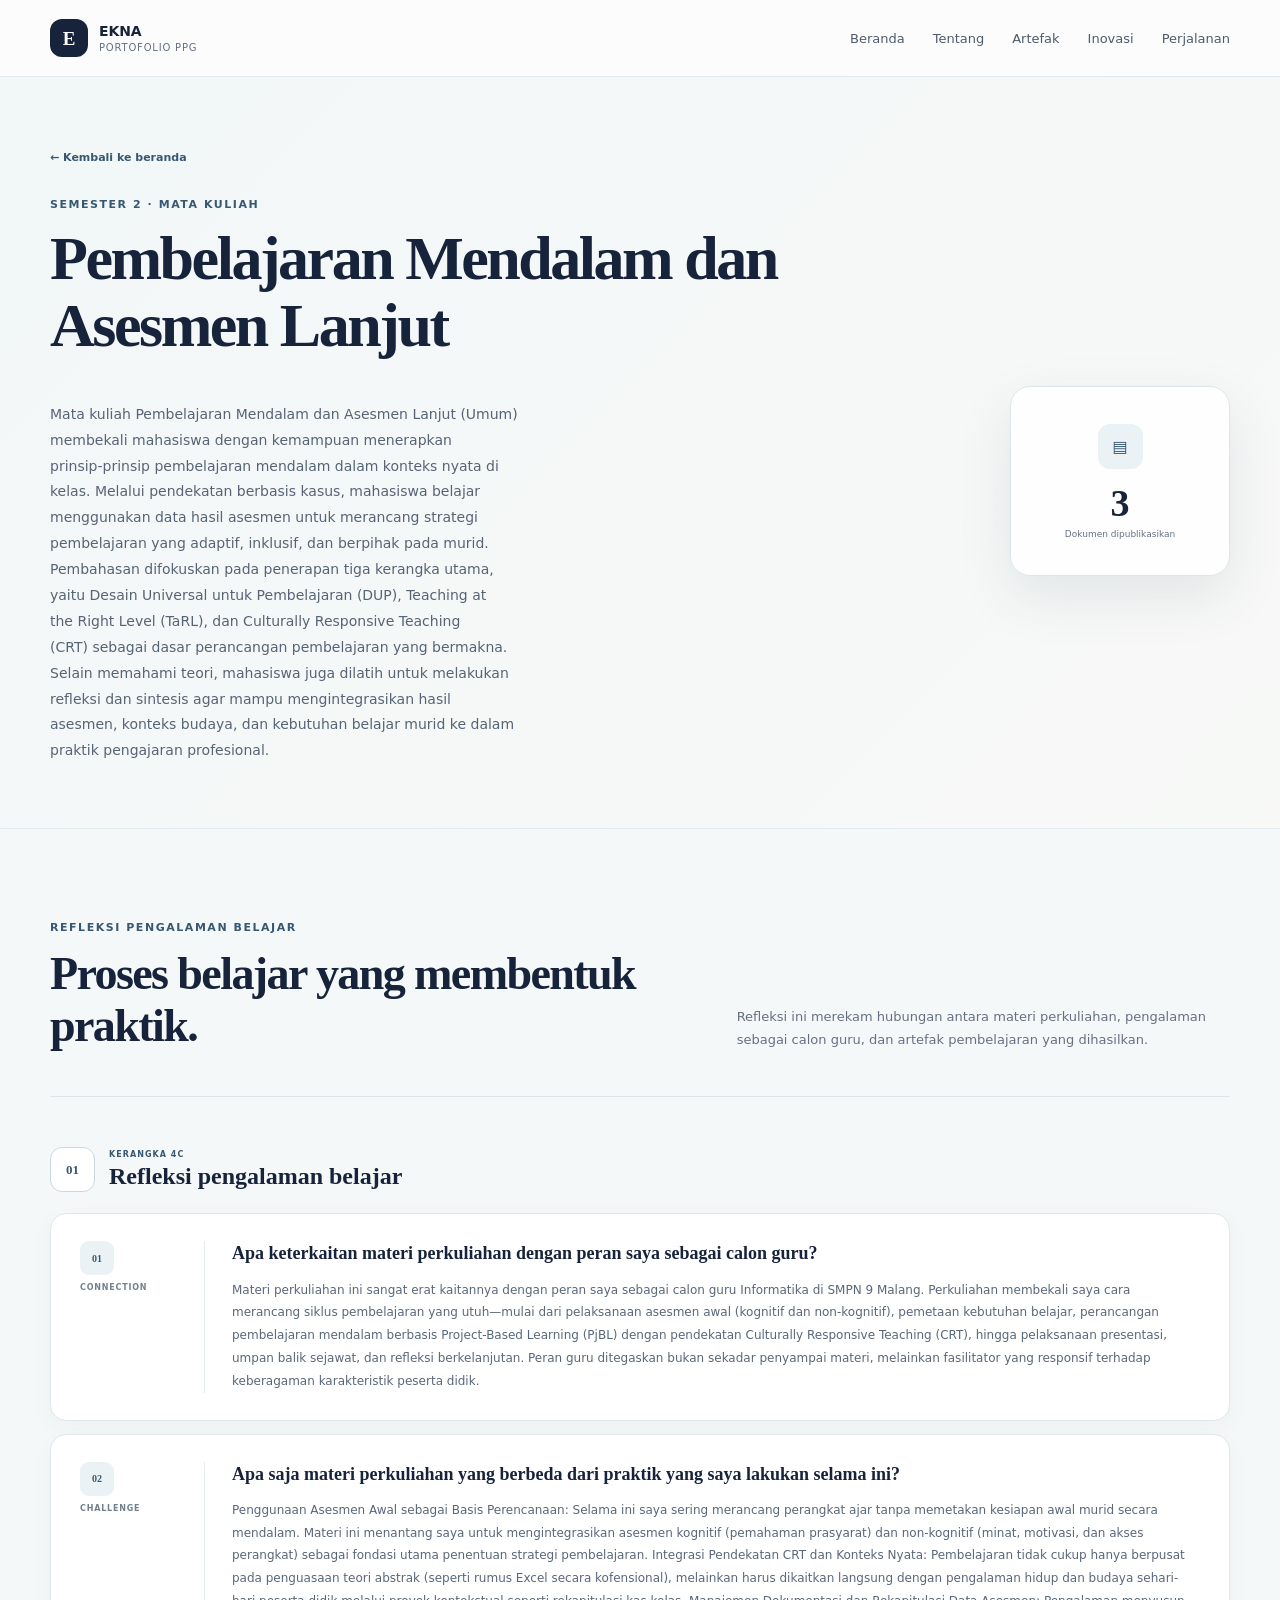
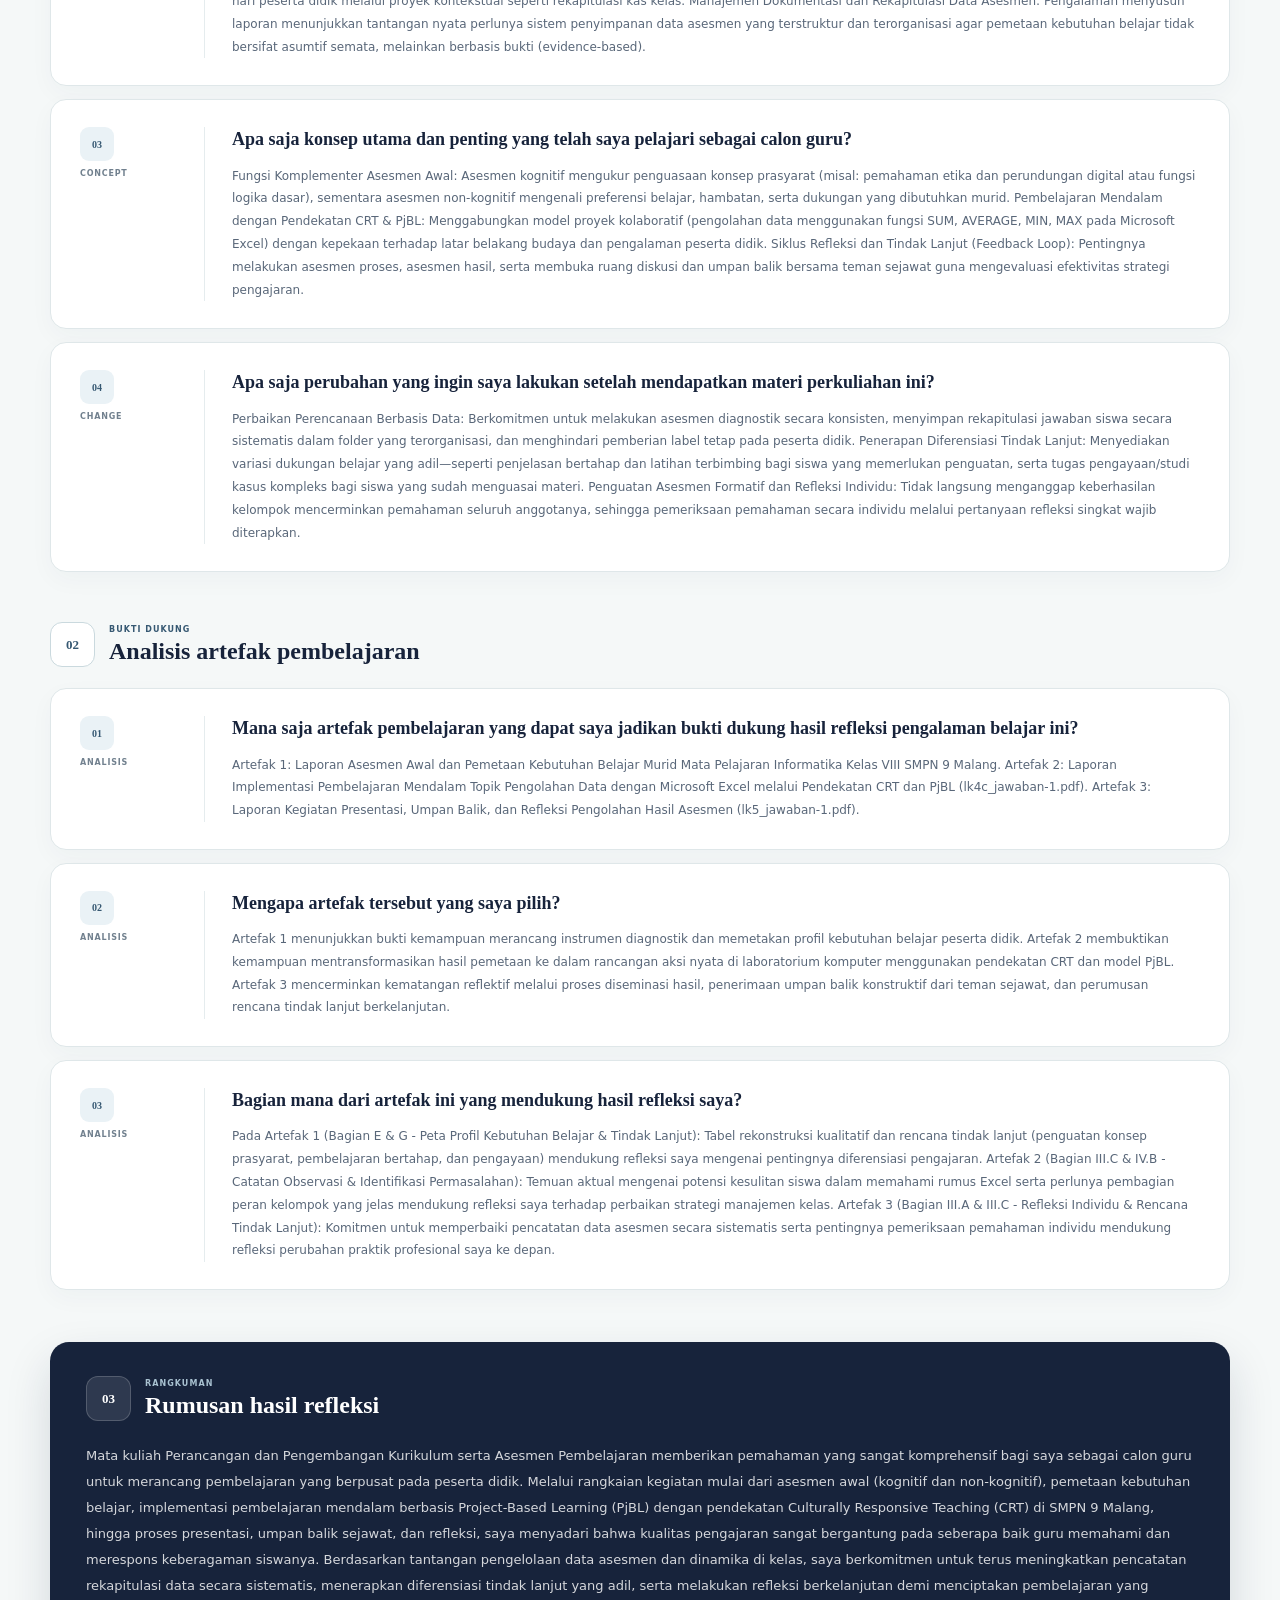
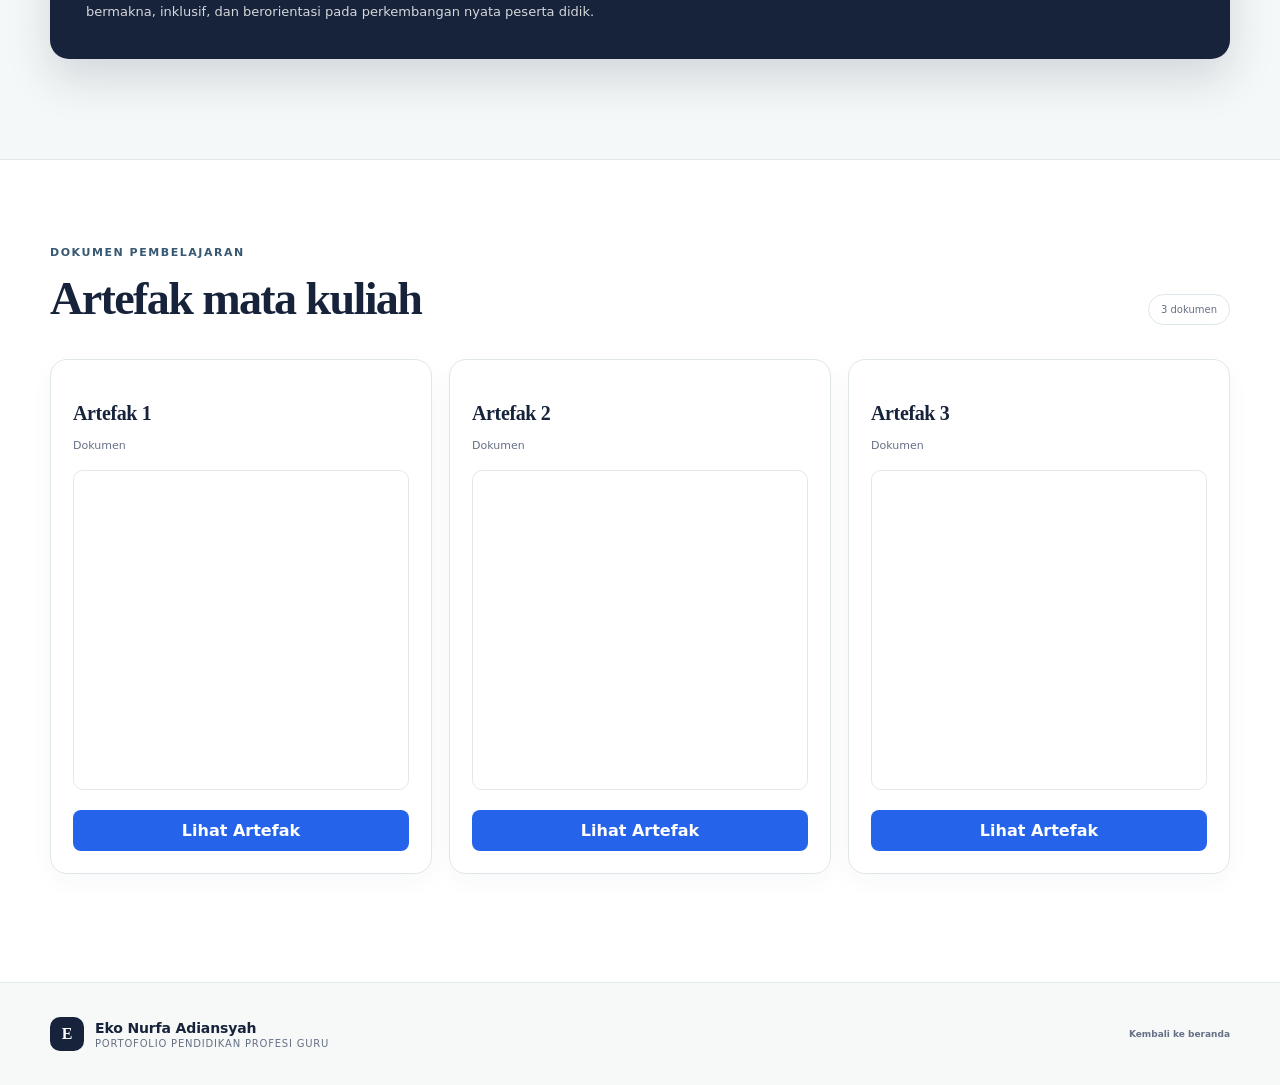
<file: courses/semester-2-pmalanjut/index.html>
<!doctype html>
<html lang="id">
  <head>
    <meta charset="utf-8" />
    <meta name="viewport" content="width=device-width,initial-scale=1" />
    <meta
      name="description"
      content="Portofolio Pendidikan Profesi Guru Eko Nurfa Adiansyah."
    />
    <link rel="icon" href="../../favicon.svg" type="image/svg+xml" />
    <link rel="stylesheet" href="../../assets/css/app.css" />
    <title>Pembelajaran Mendalam dan Asesmen Lanjut · Portofolio PPG</title>
  </head>
  <body>
    <header class="site-header">
      <div class="site-container header-inner">
        <a class="brand" href="../../index.html#beranda"
          ><span class="brand-mark">E</span
          ><span><strong>EKNA</strong><small>Portofolio PPG</small></span></a
        >
        <nav class="main-nav" data-mobile-nav>
          <a href="../../index.html#beranda">Beranda</a
          ><a href="../../index.html#tentang">Tentang</a
          ><a href="../../index.html#artefak">Artefak</a
          ><a href="../../index.html#inovasi">Inovasi</a
          ><a href="../../index.html#perjalanan">Perjalanan</a>
        </nav>
        <button
          class="menu-button"
          data-mobile-menu
          type="button"
          aria-label="Buka navigasi"
        >
          ☰
        </button>
      </div>
    </header>
    <div class="site-shell">
      <main class="course-page">
        <section class="course-hero">
          <div class="site-container">
            <a class="breadcrumb-link" href="../../index.html#artefak"
              >← Kembali ke beranda</a
            >
            <div class="course-hero-grid">
              <div>
                <p class="section-kicker">Semester 2 · Mata Kuliah</p>
                <h1>Pembelajaran Mendalam dan Asesmen Lanjut</h1>
                <p>
                  Mata kuliah Pembelajaran Mendalam dan Asesmen Lanjut (Umum)
                  membekali mahasiswa dengan kemampuan menerapkan
                  prinsip-prinsip pembelajaran mendalam dalam konteks nyata di
                  kelas. Melalui pendekatan berbasis kasus, mahasiswa belajar
                  menggunakan data hasil asesmen untuk merancang strategi
                  pembelajaran yang adaptif, inklusif, dan berpihak pada murid.
                  Pembahasan difokuskan pada penerapan tiga kerangka utama,
                  yaitu Desain Universal untuk Pembelajaran (DUP), Teaching at
                  the Right Level (TaRL), dan Culturally Responsive Teaching
                  (CRT) sebagai dasar perancangan pembelajaran yang bermakna.
                  Selain memahami teori, mahasiswa juga dilatih untuk melakukan
                  refleksi dan sintesis agar mampu mengintegrasikan hasil
                  asesmen, konteks budaya, dan kebutuhan belajar murid ke dalam
                  praktik pengajaran profesional.
                </p>
              </div>
              <div class="course-summary">
                <span class="document-icon blue">▤</span><strong>3</strong
                ><small>Dokumen dipublikasikan</small>
              </div>
            </div>
          </div>
        </section>
        <section class="course-reflection-section">
          <div class="site-container">
            <div class="reflection-intro">
              <div>
                <p class="section-kicker">Refleksi pengalaman belajar</p>
                <h2 class="section-title">
                  Proses belajar yang membentuk praktik.
                </h2>
              </div>
              <p>
                Refleksi ini merekam hubungan antara materi perkuliahan,
                pengalaman sebagai calon guru, dan artefak pembelajaran yang
                dihasilkan.
              </p>
            </div>
            <div class="reflection-group">
              <div class="reflection-group-heading">
                <span>01</span>
                <div>
                  <p>KERANGKA 4C</p>
                  <h3>Refleksi pengalaman belajar</h3>
                </div>
              </div>
              <div class="reflection-answer-list">
                <article class="reflection-answer-card">
                  <div class="reflection-answer-label">
                    <span>01</span><strong>Connection</strong>
                  </div>
                  <div>
                    <h4>
                      Apa keterkaitan materi perkuliahan dengan peran saya
                      sebagai calon guru?
                    </h4>
                    <p style="white-space: unset !important">
                      Materi perkuliahan ini sangat erat kaitannya dengan peran
                      saya sebagai calon guru Informatika di SMPN 9 Malang.
                      Perkuliahan membekali saya cara merancang siklus
                      pembelajaran yang utuh—mulai dari pelaksanaan asesmen awal
                      (kognitif dan non-kognitif), pemetaan kebutuhan belajar,
                      perancangan pembelajaran mendalam berbasis Project-Based
                      Learning (PjBL) dengan pendekatan Culturally Responsive
                      Teaching (CRT), hingga pelaksanaan presentasi, umpan balik
                      sejawat, dan refleksi berkelanjutan. Peran guru ditegaskan
                      bukan sekadar penyampai materi, melainkan fasilitator yang
                      responsif terhadap keberagaman karakteristik peserta
                      didik.
                    </p>
                  </div>
                </article>
                <article class="reflection-answer-card">
                  <div class="reflection-answer-label">
                    <span>02</span><strong>Challenge</strong>
                  </div>
                  <div>
                    <h4>
                      Apa saja materi perkuliahan yang berbeda dari praktik yang
                      saya lakukan selama ini?
                    </h4>
                    <p style="white-space: unset !important">
                      Penggunaan Asesmen Awal sebagai Basis Perencanaan: Selama
                      ini saya sering merancang perangkat ajar tanpa memetakan
                      kesiapan awal murid secara mendalam. Materi ini menantang
                      saya untuk mengintegrasikan asesmen kognitif (pemahaman
                      prasyarat) dan non-kognitif (minat, motivasi, dan akses
                      perangkat) sebagai fondasi utama penentuan strategi
                      pembelajaran. Integrasi Pendekatan CRT dan Konteks Nyata:
                      Pembelajaran tidak cukup hanya berpusat pada penguasaan
                      teori abstrak (seperti rumus Excel secara kofensional),
                      melainkan harus dikaitkan langsung dengan pengalaman hidup
                      dan budaya sehari-hari peserta didik melalui proyek
                      kontekstual seperti rekapitulasi kas kelas. Manajemen
                      Dokumentasi dan Rekapitulasi Data Asesmen: Pengalaman
                      menyusun laporan menunjukkan tantangan nyata perlunya
                      sistem penyimpanan data asesmen yang terstruktur dan
                      terorganisasi agar pemetaan kebutuhan belajar tidak
                      bersifat asumtif semata, melainkan berbasis bukti
                      (evidence-based).
                    </p>
                  </div>
                </article>
                <article class="reflection-answer-card">
                  <div class="reflection-answer-label">
                    <span>03</span><strong>Concept</strong>
                  </div>
                  <div>
                    <h4>
                      Apa saja konsep utama dan penting yang telah saya pelajari
                      sebagai calon guru?
                    </h4>
                    <p style="white-space: unset !important">
                      Fungsi Komplementer Asesmen Awal: Asesmen kognitif
                      mengukur penguasaan konsep prasyarat (misal: pemahaman
                      etika dan perundungan digital atau fungsi logika dasar),
                      sementara asesmen non-kognitif mengenali preferensi
                      belajar, hambatan, serta dukungan yang dibutuhkan murid.
                      Pembelajaran Mendalam dengan Pendekatan CRT & PjBL:
                      Menggabungkan model proyek kolaboratif (pengolahan data
                      menggunakan fungsi SUM, AVERAGE, MIN, MAX pada Microsoft
                      Excel) dengan kepekaan terhadap latar belakang budaya dan
                      pengalaman peserta didik. Siklus Refleksi dan Tindak
                      Lanjut (Feedback Loop): Pentingnya melakukan asesmen
                      proses, asesmen hasil, serta membuka ruang diskusi dan
                      umpan balik bersama teman sejawat guna mengevaluasi
                      efektivitas strategi pengajaran.
                    </p>
                  </div>
                </article>
                <article class="reflection-answer-card">
                  <div class="reflection-answer-label">
                    <span>04</span><strong>Change</strong>
                  </div>
                  <div>
                    <h4>
                      Apa saja perubahan yang ingin saya lakukan setelah
                      mendapatkan materi perkuliahan ini?
                    </h4>
                    <p style="white-space: unset !important">
                      Perbaikan Perencanaan Berbasis Data: Berkomitmen untuk
                      melakukan asesmen diagnostik secara konsisten, menyimpan
                      rekapitulasi jawaban siswa secara sistematis dalam folder
                      yang terorganisasi, dan menghindari pemberian label tetap
                      pada peserta didik. Penerapan Diferensiasi Tindak Lanjut:
                      Menyediakan variasi dukungan belajar yang adil—seperti
                      penjelasan bertahap dan latihan terbimbing bagi siswa yang
                      memerlukan penguatan, serta tugas pengayaan/studi kasus
                      kompleks bagi siswa yang sudah menguasai materi. Penguatan
                      Asesmen Formatif dan Refleksi Individu: Tidak langsung
                      menganggap keberhasilan kelompok mencerminkan pemahaman
                      seluruh anggotanya, sehingga pemeriksaan pemahaman secara
                      individu melalui pertanyaan refleksi singkat wajib
                      diterapkan.
                    </p>
                  </div>
                </article>
              </div>
            </div>
            <div class="reflection-group">
              <div class="reflection-group-heading">
                <span>02</span>
                <div>
                  <p>BUKTI DUKUNG</p>
                  <h3>Analisis artefak pembelajaran</h3>
                </div>
              </div>
              <div class="reflection-answer-list">
                <article class="reflection-answer-card">
                  <div class="reflection-answer-label">
                    <span>01</span><strong>Analisis</strong>
                  </div>
                  <div>
                    <h4>
                      Mana saja artefak pembelajaran yang dapat saya jadikan
                      bukti dukung hasil refleksi pengalaman belajar ini?
                    </h4>
                    <p style="white-space: unset !important">
                      Artefak 1: Laporan Asesmen Awal dan Pemetaan Kebutuhan
                      Belajar Murid Mata Pelajaran Informatika Kelas VIII SMPN 9
                      Malang. Artefak 2: Laporan Implementasi Pembelajaran
                      Mendalam Topik Pengolahan Data dengan Microsoft Excel
                      melalui Pendekatan CRT dan PjBL (lk4c_jawaban-1.pdf).
                      Artefak 3: Laporan Kegiatan Presentasi, Umpan Balik, dan
                      Refleksi Pengolahan Hasil Asesmen (lk5_jawaban-1.pdf).
                    </p>
                  </div>
                </article>
                <article class="reflection-answer-card">
                  <div class="reflection-answer-label">
                    <span>02</span><strong>Analisis</strong>
                  </div>
                  <div>
                    <h4>Mengapa artefak tersebut yang saya pilih?</h4>
                    <p style="white-space: unset !important">
                      Artefak 1 menunjukkan bukti kemampuan merancang instrumen
                      diagnostik dan memetakan profil kebutuhan belajar peserta
                      didik. Artefak 2 membuktikan kemampuan mentransformasikan
                      hasil pemetaan ke dalam rancangan aksi nyata di
                      laboratorium komputer menggunakan pendekatan CRT dan model
                      PjBL. Artefak 3 mencerminkan kematangan reflektif melalui
                      proses diseminasi hasil, penerimaan umpan balik
                      konstruktif dari teman sejawat, dan perumusan rencana
                      tindak lanjut berkelanjutan.
                    </p>
                  </div>
                </article>
                <article class="reflection-answer-card">
                  <div class="reflection-answer-label">
                    <span>03</span><strong>Analisis</strong>
                  </div>
                  <div>
                    <h4>
                      Bagian mana dari artefak ini yang mendukung hasil refleksi
                      saya?
                    </h4>
                    <p style="white-space: unset !important">
                      Pada Artefak 1 (Bagian E & G - Peta Profil Kebutuhan
                      Belajar & Tindak Lanjut): Tabel rekonstruksi kualitatif
                      dan rencana tindak lanjut (penguatan konsep prasyarat,
                      pembelajaran bertahap, dan pengayaan) mendukung refleksi
                      saya mengenai pentingnya diferensiasi pengajaran. Artefak
                      2 (Bagian III.C & IV.B - Catatan Observasi & Identifikasi
                      Permasalahan): Temuan aktual mengenai potensi kesulitan
                      siswa dalam memahami rumus Excel serta perlunya pembagian
                      peran kelompok yang jelas mendukung refleksi saya terhadap
                      perbaikan strategi manajemen kelas. Artefak 3 (Bagian
                      III.A & III.C - Refleksi Individu & Rencana Tindak
                      Lanjut): Komitmen untuk memperbaiki pencatatan data
                      asesmen secara sistematis serta pentingnya pemeriksaan
                      pemahaman individu mendukung refleksi perubahan praktik
                      profesional saya ke depan.
                    </p>
                  </div>
                </article>
              </div>
            </div>
            <article class="reflection-conclusion">
              <div class="reflection-group-heading">
                <span>03</span>
                <div>
                  <p>RANGKUMAN</p>
                  <h3>Rumusan hasil refleksi</h3>
                </div>
              </div>
              <p style="white-space: unset !important">
                Mata kuliah Perancangan dan Pengembangan Kurikulum serta Asesmen
                Pembelajaran memberikan pemahaman yang sangat komprehensif bagi
                saya sebagai calon guru untuk merancang pembelajaran yang
                berpusat pada peserta didik. Melalui rangkaian kegiatan mulai
                dari asesmen awal (kognitif dan non-kognitif), pemetaan
                kebutuhan belajar, implementasi pembelajaran mendalam berbasis
                Project-Based Learning (PjBL) dengan pendekatan Culturally
                Responsive Teaching (CRT) di SMPN 9 Malang, hingga proses
                presentasi, umpan balik sejawat, dan refleksi, saya menyadari
                bahwa kualitas pengajaran sangat bergantung pada seberapa baik
                guru memahami dan merespons keberagaman siswanya. Berdasarkan
                tantangan pengelolaan data asesmen dan dinamika di kelas, saya
                berkomitmen untuk terus meningkatkan pencatatan rekapitulasi
                data secara sistematis, menerapkan diferensiasi tindak lanjut
                yang adil, serta melakukan refleksi berkelanjutan demi
                menciptakan pembelajaran yang bermakna, inklusif, dan
                berorientasi pada perkembangan nyata peserta didik.
              </p>
            </article>
          </div>
        </section>
        <section class="course-documents">
          <div class="site-container">
            <div class="section-heading-row">
              <div>
                <p class="section-kicker">Dokumen pembelajaran</p>
                <h2 class="section-title">Artefak mata kuliah</h2>
              </div>
              <span class="collection-count">3 dokumen</span>
            </div>
            <div class="artifact-grid course-artifact-grid">
              <!-- Card Modul Ajar -->
              <div class="artifact-card">
                <h3>Artefak 1</h3>
                <p>Dokumen</p>

                <!-- Preview PDF di dalam card -->
                <div class="artifact-preview">
                  <iframe
                    src="https://drive.google.com/file/d/1VZS36wXUAUXRt6VkTL2uP20iQZw9M8HD/preview"
                    title="Preview Modul Ajar"
                    loading="lazy"
                  >
                  </iframe>
                </div>

                <button type="button" data-pdf-open="a1">Lihat Artefak</button>
              </div>

              <!-- Card Laporan Refleksi -->
              <div class="artifact-card">
                <h3>Artefak 2</h3>
                <p>Dokumen</p>

                <!-- Preview PDF di dalam card -->
                <div class="artifact-preview">
                  <iframe
                    src="https://drive.google.com/file/d/1m5l5kQOqdb5lpZcZZ14GRgmVulLmqW5C/preview"
                    title="Preview Laporan Refleksi"
                    loading="lazy"
                  >
                  </iframe>
                </div>

                <button type="button" data-pdf-open="a2">Lihat Artefak</button>
              </div>
              <!-- Card Laporan Refleksi -->
              <div class="artifact-card">
                <h3>Artefak 3</h3>
                <p>Dokumen</p>

                <!-- Preview PDF di dalam card -->
                <div class="artifact-preview">
                  <iframe
                    src="https://drive.google.com/file/d/1SMi6VtPQOlysevxLGHc-UfYugZRdW29c/preview"
                    title="Preview Laporan Refleksi"
                    loading="lazy"
                  >
                  </iframe>
                </div>

                <button type="button" data-pdf-open="a3">Lihat Artefak</button>
              </div>
            </div>
          </div>
        </section>
      </main>
      <footer class="site-footer">
        <div class="site-container footer-inner">
          <div class="brand footer-brand">
            <span class="brand-mark">E</span
            ><span
              ><strong>Eko Nurfa Adiansyah</strong
              ><small>Portofolio Pendidikan Profesi Guru</small></span
            >
          </div>
          <a href="../../index.html">Kembali ke beranda</a>
        </div>
      </footer>
    </div>
    <!-- Popup PDF Modul Ajar -->
    <div class="pdf-modal" id="a1">
      <div class="pdf-modal-content">
        <button
          type="button"
          class="pdf-close"
          data-pdf-close
          aria-label="Tutup"
        >
          &times;
        </button>
        <iframe
          src="https://drive.google.com/file/d/1VZS36wXUAUXRt6VkTL2uP20iQZw9M8HD/preview"
          title="PDF Modul Ajar"
        >
        </iframe>
      </div>
    </div>

    <!-- Popup PDF Laporan Refleksi -->
    <div class="pdf-modal" id="a2">
      <div class="pdf-modal-content">
        <button
          type="button"
          class="pdf-close"
          data-pdf-close
          aria-label="Tutup"
        >
          &times;
        </button>
        <iframe
          src="https://drive.google.com/file/d/1m5l5kQOqdb5lpZcZZ14GRgmVulLmqW5C/preview"
          title="PDF Laporan Refleksi"
        >
        </iframe>
      </div>
    </div>
    <!-- Popup PDF Laporan Refleksi -->
    <div class="pdf-modal" id="a3">
      <div class="pdf-modal-content">
        <button
          type="button"
          class="pdf-close"
          data-pdf-close
          aria-label="Tutup"
        >
          &times;
        </button>
        <iframe
          src="https://drive.google.com/file/d/1SMi6VtPQOlysevxLGHc-UfYugZRdW29c/preview"
          title="PDF Laporan Refleksi"
        >
        </iframe>
      </div>
    </div>
    <script src="../../assets/js/app.js" defer></script>
  </body>
</html>
</file>
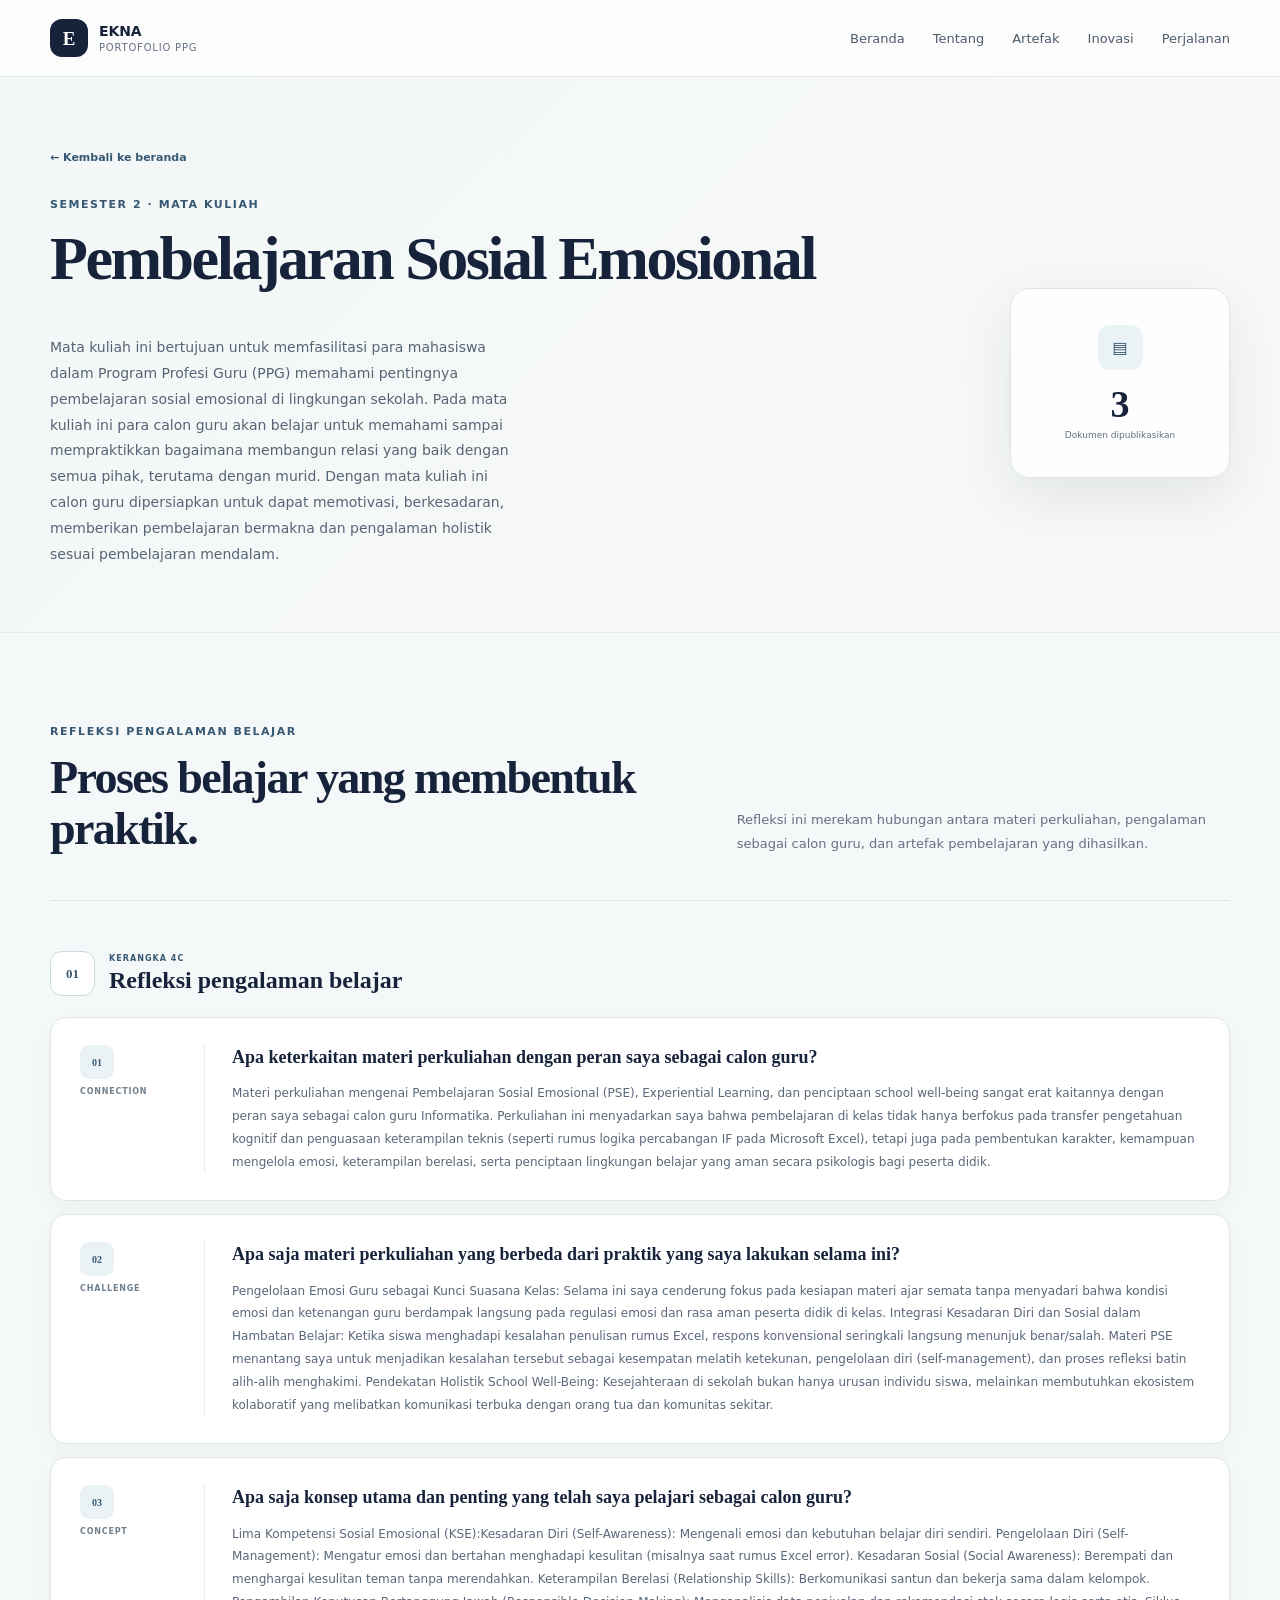
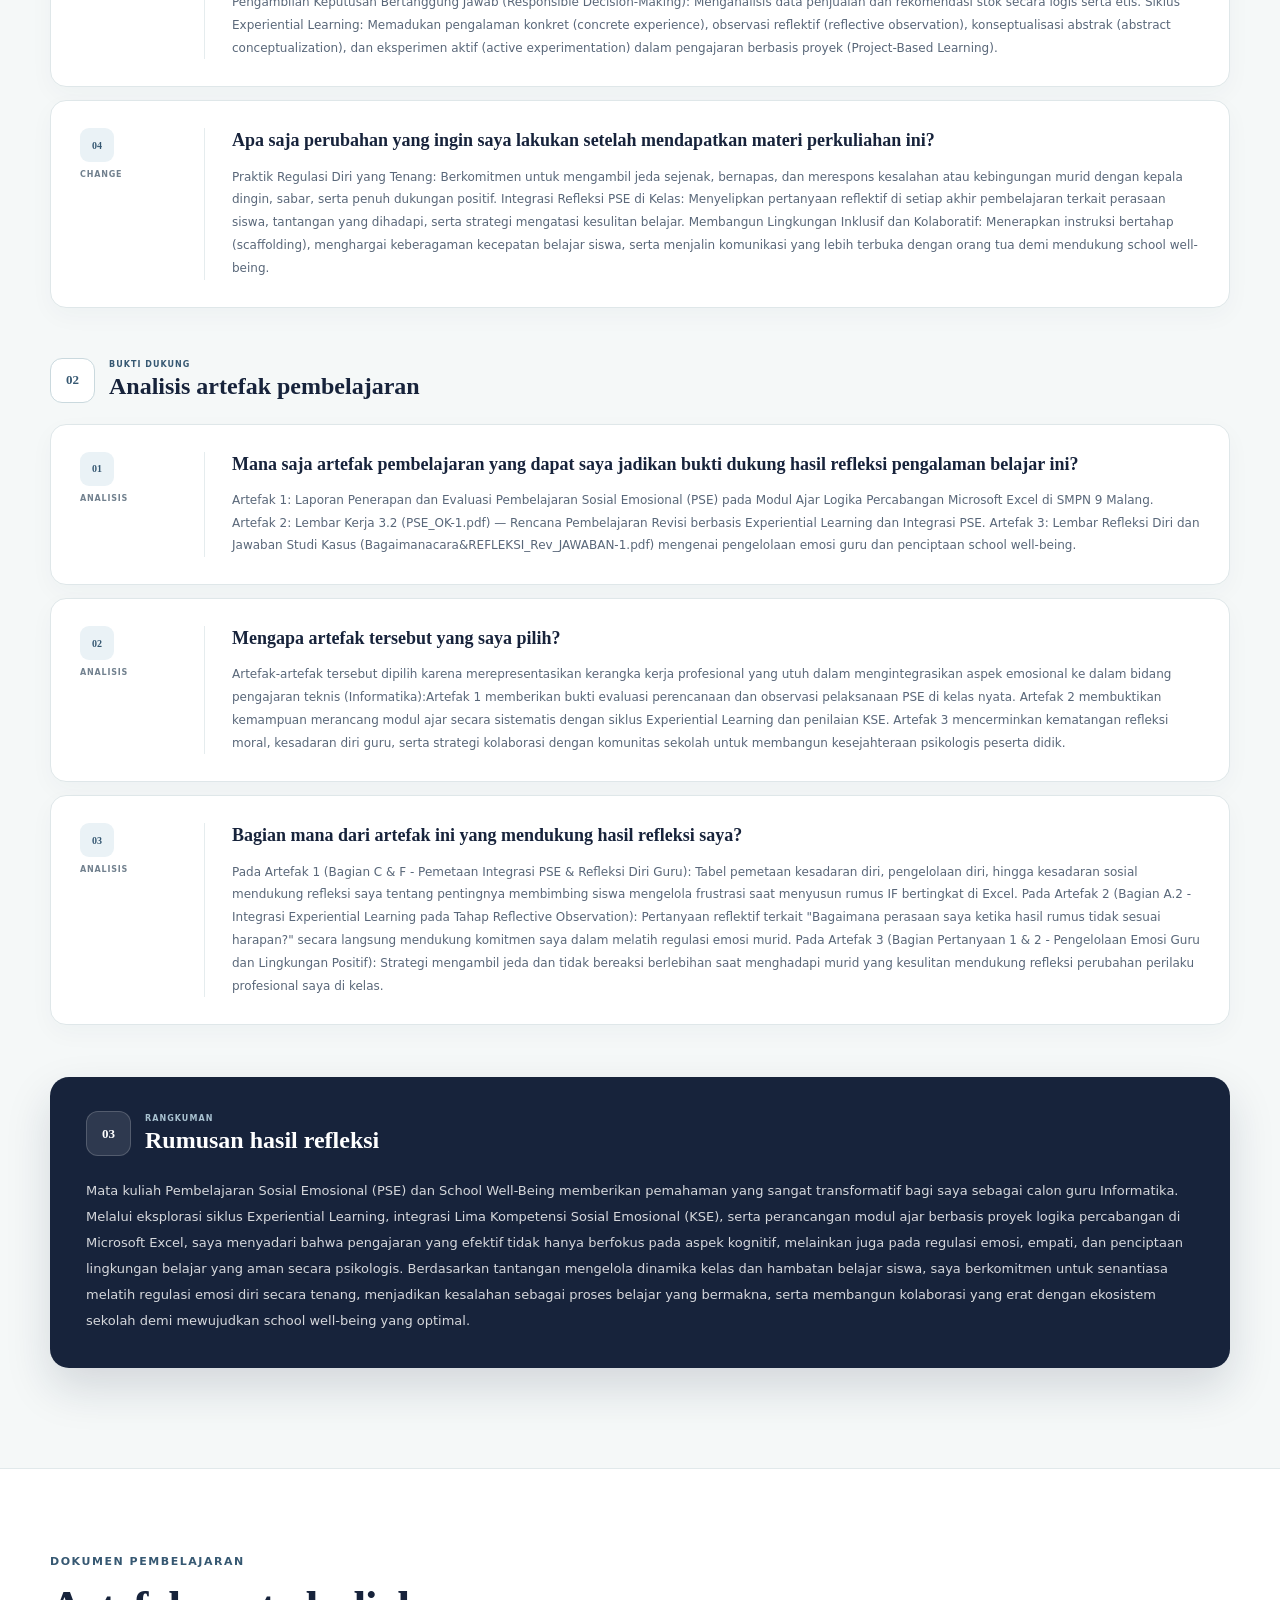
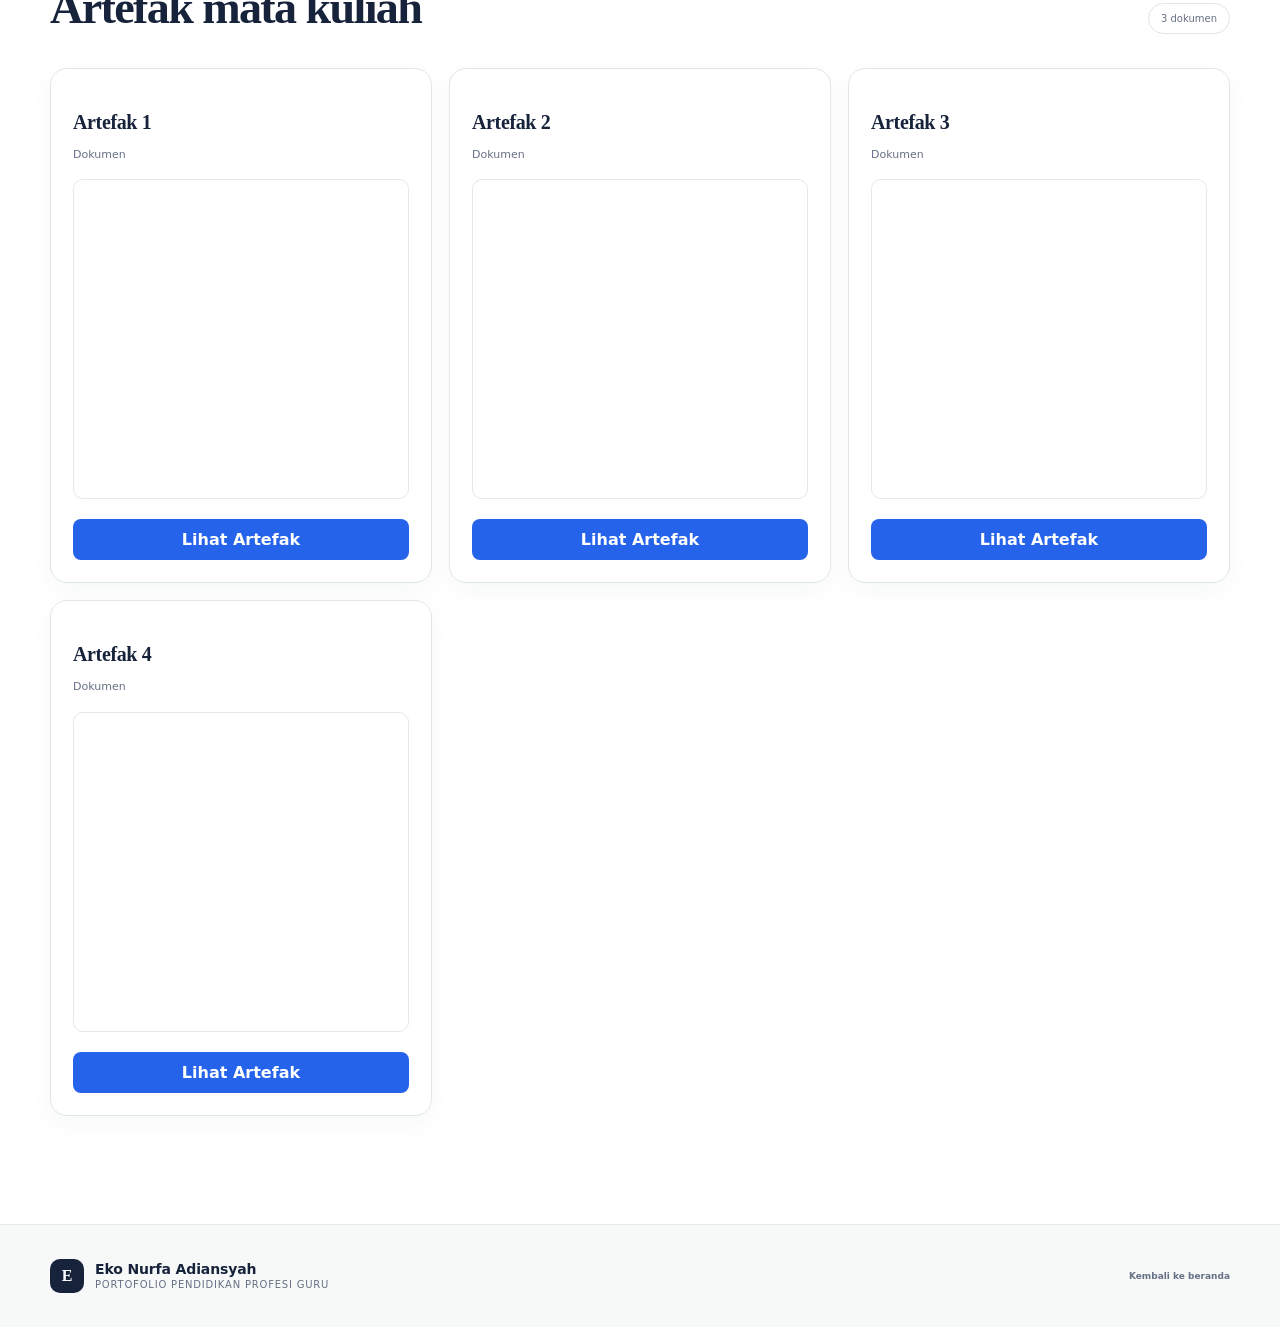
<file: courses/semester-2-pse/index.html>
<!doctype html>
<html lang="id">
  <head>
    <meta charset="utf-8" />
    <meta name="viewport" content="width=device-width,initial-scale=1" />
    <meta
      name="description"
      content="Portofolio Pendidikan Profesi Guru Eko Nurfa Adiansyah."
    />
    <link rel="icon" href="../../favicon.svg" type="image/svg+xml" />
    <link rel="stylesheet" href="../../assets/css/app.css" />
    <title>Pembelajaran Sosial Emosional · Portofolio PPG</title>
  </head>
  <body>
    <header class="site-header">
      <div class="site-container header-inner">
        <a class="brand" href="../../index.html#beranda"
          ><span class="brand-mark">E</span
          ><span><strong>EKNA</strong><small>Portofolio PPG</small></span></a
        >
        <nav class="main-nav" data-mobile-nav>
          <a href="../../index.html#beranda">Beranda</a
          ><a href="../../index.html#tentang">Tentang</a
          ><a href="../../index.html#artefak">Artefak</a
          ><a href="../../index.html#inovasi">Inovasi</a
          ><a href="../../index.html#perjalanan">Perjalanan</a>
        </nav>
        <button
          class="menu-button"
          data-mobile-menu
          type="button"
          aria-label="Buka navigasi"
        >
          ☰
        </button>
      </div>
    </header>
    <div class="site-shell">
      <main class="course-page">
        <section class="course-hero">
          <div class="site-container">
            <a class="breadcrumb-link" href="../../index.html#artefak"
              >← Kembali ke beranda</a
            >
            <div class="course-hero-grid">
              <div>
                <p class="section-kicker">Semester 2 · Mata Kuliah</p>
                <h1>Pembelajaran Sosial Emosional</h1>
                <p>
                  Mata kuliah ini bertujuan untuk memfasilitasi para mahasiswa
                  dalam Program Profesi Guru (PPG) memahami pentingnya
                  pembelajaran sosial emosional di lingkungan sekolah. Pada mata
                  kuliah ini para calon guru akan belajar untuk memahami sampai
                  mempraktikkan bagaimana membangun relasi yang baik dengan
                  semua pihak, terutama dengan murid. Dengan mata kuliah ini
                  calon guru dipersiapkan untuk dapat memotivasi, berkesadaran,
                  memberikan pembelajaran bermakna dan pengalaman holistik
                  sesuai pembelajaran mendalam.
                </p>
              </div>
              <div class="course-summary">
                <span class="document-icon blue">▤</span><strong>3</strong
                ><small>Dokumen dipublikasikan</small>
              </div>
            </div>
          </div>
        </section>
        <section class="course-reflection-section">
          <div class="site-container">
            <div class="reflection-intro">
              <div>
                <p class="section-kicker">Refleksi pengalaman belajar</p>
                <h2 class="section-title">
                  Proses belajar yang membentuk praktik.
                </h2>
              </div>
              <p>
                Refleksi ini merekam hubungan antara materi perkuliahan,
                pengalaman sebagai calon guru, dan artefak pembelajaran yang
                dihasilkan.
              </p>
            </div>
            <div class="reflection-group">
              <div class="reflection-group-heading">
                <span>01</span>
                <div>
                  <p>KERANGKA 4C</p>
                  <h3>Refleksi pengalaman belajar</h3>
                </div>
              </div>
              <div class="reflection-answer-list">
                <article class="reflection-answer-card">
                  <div class="reflection-answer-label">
                    <span>01</span><strong>Connection</strong>
                  </div>
                  <div>
                    <h4>
                      Apa keterkaitan materi perkuliahan dengan peran saya
                      sebagai calon guru?
                    </h4>
                    <p style="white-space: unset !important">
                      Materi perkuliahan mengenai Pembelajaran Sosial Emosional
                      (PSE), Experiential Learning, dan penciptaan school
                      well-being sangat erat kaitannya dengan peran saya sebagai
                      calon guru Informatika. Perkuliahan ini menyadarkan saya
                      bahwa pembelajaran di kelas tidak hanya berfokus pada
                      transfer pengetahuan kognitif dan penguasaan keterampilan
                      teknis (seperti rumus logika percabangan IF pada Microsoft
                      Excel), tetapi juga pada pembentukan karakter, kemampuan
                      mengelola emosi, keterampilan berelasi, serta penciptaan
                      lingkungan belajar yang aman secara psikologis bagi
                      peserta didik.
                    </p>
                  </div>
                </article>
                <article class="reflection-answer-card">
                  <div class="reflection-answer-label">
                    <span>02</span><strong>Challenge</strong>
                  </div>
                  <div>
                    <h4>
                      Apa saja materi perkuliahan yang berbeda dari praktik yang
                      saya lakukan selama ini?
                    </h4>
                    <p style="white-space: unset !important">
                      Pengelolaan Emosi Guru sebagai Kunci Suasana Kelas: Selama
                      ini saya cenderung fokus pada kesiapan materi ajar semata
                      tanpa menyadari bahwa kondisi emosi dan ketenangan guru
                      berdampak langsung pada regulasi emosi dan rasa aman
                      peserta didik di kelas. Integrasi Kesadaran Diri dan
                      Sosial dalam Hambatan Belajar: Ketika siswa menghadapi
                      kesalahan penulisan rumus Excel, respons konvensional
                      seringkali langsung menunjuk benar/salah. Materi PSE
                      menantang saya untuk menjadikan kesalahan tersebut sebagai
                      kesempatan melatih ketekunan, pengelolaan diri
                      (self-management), dan proses refleksi batin alih-alih
                      menghakimi. Pendekatan Holistik School Well-Being:
                      Kesejahteraan di sekolah bukan hanya urusan individu
                      siswa, melainkan membutuhkan ekosistem kolaboratif yang
                      melibatkan komunikasi terbuka dengan orang tua dan
                      komunitas sekitar.
                    </p>
                  </div>
                </article>
                <article class="reflection-answer-card">
                  <div class="reflection-answer-label">
                    <span>03</span><strong>Concept</strong>
                  </div>
                  <div>
                    <h4>
                      Apa saja konsep utama dan penting yang telah saya pelajari
                      sebagai calon guru?
                    </h4>
                    <p style="white-space: unset !important">
                      Lima Kompetensi Sosial Emosional (KSE):Kesadaran Diri
                      (Self-Awareness): Mengenali emosi dan kebutuhan belajar
                      diri sendiri. Pengelolaan Diri (Self-Management): Mengatur
                      emosi dan bertahan menghadapi kesulitan (misalnya saat
                      rumus Excel error). Kesadaran Sosial (Social Awareness):
                      Berempati dan menghargai kesulitan teman tanpa
                      merendahkan. Keterampilan Berelasi (Relationship Skills):
                      Berkomunikasi santun dan bekerja sama dalam kelompok.
                      Pengambilan Keputusan Bertanggung Jawab (Responsible
                      Decision-Making): Menganalisis data penjualan dan
                      rekomendasi stok secara logis serta etis. Siklus
                      Experiential Learning: Memadukan pengalaman konkret
                      (concrete experience), observasi reflektif (reflective
                      observation), konseptualisasi abstrak (abstract
                      conceptualization), dan eksperimen aktif (active
                      experimentation) dalam pengajaran berbasis proyek
                      (Project-Based Learning).
                    </p>
                  </div>
                </article>
                <article class="reflection-answer-card">
                  <div class="reflection-answer-label">
                    <span>04</span><strong>Change</strong>
                  </div>
                  <div>
                    <h4>
                      Apa saja perubahan yang ingin saya lakukan setelah
                      mendapatkan materi perkuliahan ini?
                    </h4>
                    <p style="white-space: unset !important">
                      Praktik Regulasi Diri yang Tenang: Berkomitmen untuk
                      mengambil jeda sejenak, bernapas, dan merespons kesalahan
                      atau kebingungan murid dengan kepala dingin, sabar, serta
                      penuh dukungan positif. Integrasi Refleksi PSE di Kelas:
                      Menyelipkan pertanyaan reflektif di setiap akhir
                      pembelajaran terkait perasaan siswa, tantangan yang
                      dihadapi, serta strategi mengatasi kesulitan belajar.
                      Membangun Lingkungan Inklusif dan Kolaboratif: Menerapkan
                      instruksi bertahap (scaffolding), menghargai keberagaman
                      kecepatan belajar siswa, serta menjalin komunikasi yang
                      lebih terbuka dengan orang tua demi mendukung school
                      well-being.
                    </p>
                  </div>
                </article>
              </div>
            </div>
            <div class="reflection-group">
              <div class="reflection-group-heading">
                <span>02</span>
                <div>
                  <p>BUKTI DUKUNG</p>
                  <h3>Analisis artefak pembelajaran</h3>
                </div>
              </div>
              <div class="reflection-answer-list">
                <article class="reflection-answer-card">
                  <div class="reflection-answer-label">
                    <span>01</span><strong>Analisis</strong>
                  </div>
                  <div>
                    <h4>
                      Mana saja artefak pembelajaran yang dapat saya jadikan
                      bukti dukung hasil refleksi pengalaman belajar ini?
                    </h4>
                    <p style="white-space: unset !important">
                      Artefak 1: Laporan Penerapan dan Evaluasi Pembelajaran
                      Sosial Emosional (PSE) pada Modul Ajar Logika Percabangan
                      Microsoft Excel di SMPN 9 Malang. Artefak 2: Lembar Kerja
                      3.2 (PSE_OK-1.pdf) — Rencana Pembelajaran Revisi berbasis
                      Experiential Learning dan Integrasi PSE. Artefak 3: Lembar
                      Refleksi Diri dan Jawaban Studi Kasus
                      (Bagaimanacara&REFLEKSI_Rev_JAWABAN-1.pdf) mengenai
                      pengelolaan emosi guru dan penciptaan school well-being.
                    </p>
                  </div>
                </article>
                <article class="reflection-answer-card">
                  <div class="reflection-answer-label">
                    <span>02</span><strong>Analisis</strong>
                  </div>
                  <div>
                    <h4>Mengapa artefak tersebut yang saya pilih?</h4>
                    <p style="white-space: unset !important">
                      Artefak-artefak tersebut dipilih karena merepresentasikan
                      kerangka kerja profesional yang utuh dalam
                      mengintegrasikan aspek emosional ke dalam bidang
                      pengajaran teknis (Informatika):Artefak 1 memberikan bukti
                      evaluasi perencanaan dan observasi pelaksanaan PSE di
                      kelas nyata. Artefak 2 membuktikan kemampuan merancang
                      modul ajar secara sistematis dengan siklus Experiential
                      Learning dan penilaian KSE. Artefak 3 mencerminkan
                      kematangan refleksi moral, kesadaran diri guru, serta
                      strategi kolaborasi dengan komunitas sekolah untuk
                      membangun kesejahteraan psikologis peserta didik.
                    </p>
                  </div>
                </article>
                <article class="reflection-answer-card">
                  <div class="reflection-answer-label">
                    <span>03</span><strong>Analisis</strong>
                  </div>
                  <div>
                    <h4>
                      Bagian mana dari artefak ini yang mendukung hasil refleksi
                      saya?
                    </h4>
                    <p style="white-space: unset !important">
                      Pada Artefak 1 (Bagian C & F - Pemetaan Integrasi PSE &
                      Refleksi Diri Guru): Tabel pemetaan kesadaran diri,
                      pengelolaan diri, hingga kesadaran sosial mendukung
                      refleksi saya tentang pentingnya membimbing siswa
                      mengelola frustrasi saat menyusun rumus IF bertingkat di
                      Excel. Pada Artefak 2 (Bagian A.2 - Integrasi Experiential
                      Learning pada Tahap Reflective Observation): Pertanyaan
                      reflektif terkait "Bagaimana perasaan saya ketika hasil
                      rumus tidak sesuai harapan?" secara langsung mendukung
                      komitmen saya dalam melatih regulasi emosi murid. Pada
                      Artefak 3 (Bagian Pertanyaan 1 & 2 - Pengelolaan Emosi
                      Guru dan Lingkungan Positif): Strategi mengambil jeda dan
                      tidak bereaksi berlebihan saat menghadapi murid yang
                      kesulitan mendukung refleksi perubahan perilaku
                      profesional saya di kelas.
                    </p>
                  </div>
                </article>
              </div>
            </div>
            <article class="reflection-conclusion">
              <div class="reflection-group-heading">
                <span>03</span>
                <div>
                  <p>RANGKUMAN</p>
                  <h3>Rumusan hasil refleksi</h3>
                </div>
              </div>
              <p style="white-space: unset !important">
                Mata kuliah Pembelajaran Sosial Emosional (PSE) dan School
                Well-Being memberikan pemahaman yang sangat transformatif bagi
                saya sebagai calon guru Informatika. Melalui eksplorasi siklus
                Experiential Learning, integrasi Lima Kompetensi Sosial
                Emosional (KSE), serta perancangan modul ajar berbasis proyek
                logika percabangan di Microsoft Excel, saya menyadari bahwa
                pengajaran yang efektif tidak hanya berfokus pada aspek
                kognitif, melainkan juga pada regulasi emosi, empati, dan
                penciptaan lingkungan belajar yang aman secara psikologis.
                Berdasarkan tantangan mengelola dinamika kelas dan hambatan
                belajar siswa, saya berkomitmen untuk senantiasa melatih
                regulasi emosi diri secara tenang, menjadikan kesalahan sebagai
                proses belajar yang bermakna, serta membangun kolaborasi yang
                erat dengan ekosistem sekolah demi mewujudkan school well-being
                yang optimal.
              </p>
            </article>
          </div>
        </section>
        <section class="course-documents">
          <div class="site-container">
            <div class="section-heading-row">
              <div>
                <p class="section-kicker">Dokumen pembelajaran</p>
                <h2 class="section-title">Artefak mata kuliah</h2>
              </div>
              <span class="collection-count">3 dokumen</span>
            </div>
            <div class="artifact-grid course-artifact-grid">
              <!-- Card Modul Ajar -->
              <div class="artifact-card">
                <h3>Artefak 1</h3>
                <p>Dokumen</p>

                <!-- Preview PDF di dalam card -->
                <div class="artifact-preview">
                  <iframe
                    src="https://drive.google.com/file/d/1jhEX0DZQ-DBCAOPF3DXET5f2Mu2bSCK0/preview"
                    title="Preview Modul Ajar"
                    loading="lazy"
                  >
                  </iframe>
                </div>

                <button type="button" data-pdf-open="a1">Lihat Artefak</button>
              </div>

              <!-- Card Laporan Refleksi -->
              <div class="artifact-card">
                <h3>Artefak 2</h3>
                <p>Dokumen</p>

                <!-- Preview PDF di dalam card -->
                <div class="artifact-preview">
                  <iframe
                    src="https://drive.google.com/file/d/1VWbUoGX9nqPkj3Bizu4qKBXn0UT0l__R/preview"
                    title="Preview Laporan Refleksi"
                    loading="lazy"
                  >
                  </iframe>
                </div>

                <button type="button" data-pdf-open="a2">Lihat Artefak</button>
              </div>
              <!-- Card Laporan Refleksi -->
              <div class="artifact-card">
                <h3>Artefak 3</h3>
                <p>Dokumen</p>

                <!-- Preview PDF di dalam card -->
                <div class="artifact-preview">
                  <iframe
                    src="https://drive.google.com/file/d/1EkvBBabE9QHEdNBpdZLi6ropBvpu4saj/preview"
                    title="Preview Laporan Refleksi"
                    loading="lazy"
                  >
                  </iframe>
                </div>

                <button type="button" data-pdf-open="a3">Lihat Artefak</button>
              </div>
              <!-- Card Laporan Refleksi -->
              <div class="artifact-card">
                <h3>Artefak 4</h3>
                <p>Dokumen</p>

                <!-- Preview PDF di dalam card -->
                <div class="artifact-preview">
                  <iframe
                    src="https://drive.google.com/file/d/1nhl8u5NaRqTB99PwqSyF-JKeGADcsLPC/preview"
                    title="Preview Laporan Refleksi"
                    loading="lazy"
                  >
                  </iframe>
                </div>

                <button type="button" data-pdf-open="a4">Lihat Artefak</button>
              </div>
            </div>
          </div>
        </section>
      </main>
      <footer class="site-footer">
        <div class="site-container footer-inner">
          <div class="brand footer-brand">
            <span class="brand-mark">E</span
            ><span
              ><strong>Eko Nurfa Adiansyah</strong
              ><small>Portofolio Pendidikan Profesi Guru</small></span
            >
          </div>
          <a href="../../index.html">Kembali ke beranda</a>
        </div>
      </footer>
    </div>
    <!-- Popup PDF Modul Ajar -->
    <div class="pdf-modal" id="a1">
      <div class="pdf-modal-content">
        <button
          type="button"
          class="pdf-close"
          data-pdf-close
          aria-label="Tutup"
        >
          &times;
        </button>
        <iframe
          src="https://drive.google.com/file/d/1jhEX0DZQ-DBCAOPF3DXET5f2Mu2bSCK0/preview"
          title="PDF Modul Ajar"
        >
        </iframe>
      </div>
    </div>

    <!-- Popup PDF Laporan Refleksi -->
    <div class="pdf-modal" id="a2">
      <div class="pdf-modal-content">
        <button
          type="button"
          class="pdf-close"
          data-pdf-close
          aria-label="Tutup"
        >
          &times;
        </button>
        <iframe
          src="https://drive.google.com/file/d/1VWbUoGX9nqPkj3Bizu4qKBXn0UT0l__R/preview"
          title="PDF Laporan Refleksi"
        >
        </iframe>
      </div>
    </div>
    <!-- Popup PDF Laporan Refleksi -->
    <div class="pdf-modal" id="a3">
      <div class="pdf-modal-content">
        <button
          type="button"
          class="pdf-close"
          data-pdf-close
          aria-label="Tutup"
        >
          &times;
        </button>
        <iframe
          src="https://drive.google.com/file/d/1EkvBBabE9QHEdNBpdZLi6ropBvpu4saj/preview"
          title="PDF Laporan Refleksi"
        >
        </iframe>
      </div>
    </div>
    <!-- Popup PDF Laporan Refleksi -->
    <div class="pdf-modal" id="a4">
      <div class="pdf-modal-content">
        <button
          type="button"
          class="pdf-close"
          data-pdf-close
          aria-label="Tutup"
        >
          &times;
        </button>
        <iframe
          src="https://drive.google.com/file/d/1nhl8u5NaRqTB99PwqSyF-JKeGADcsLPC/preview"
          title="PDF Laporan Refleksi"
        >
        </iframe>
      </div>
    </div>
    <script src="../../assets/js/app.js" defer></script>
  </body>
</html>
</file>
<file: assets/css/app.css>
:root {
  color-scheme: light;
  --ink: #17233b;
  --muted: #667085;
  --line: #dde6eb;
  --paper: #fbfcfb;
  --white: #ffffff;
  --blue: #4d7194;
  --blue-dark: #365872;
  --blue-soft: #eaf2f6;
  --mint: #dceee7;
  --mint-dark: #557d6d;
  --sand: #f3ecdc;
  --violet: #ebe7f5;
  --shadow: 0 20px 55px rgba(39, 63, 77, 0.1);
  background: var(--paper);
  color: var(--ink);
  font-family:
    "Poppins",
    "Aptos",
    "Segoe UI",
    ui-sans-serif,
    system-ui,
    -apple-system,
    sans-serif;
  scroll-behavior: smooth;
}

* {
  box-sizing: border-box;
}

body {
  margin: 0;
  background: var(--paper);
  color: var(--ink);
  min-width: 320px;
}

a {
  color: inherit;
  text-decoration: none;
}
button,
input,
select,
textarea {
  font: inherit;
}
button,
select {
  cursor: pointer;
}
.sr-only {
  position: absolute;
  width: 1px;
  height: 1px;
  padding: 0;
  margin: -1px;
  overflow: hidden;
  clip: rect(0, 0, 0, 0);
  white-space: nowrap;
  border: 0;
}
.site-shell {
  overflow: hidden;
}
.site-container {
  width: min(1180px, calc(100% - 40px));
  margin: 0 auto;
}

.site-header {
  position: fixed;
  inset: 0 0 auto;
  z-index: 50;
  background: rgba(251, 252, 251, 0.9);
  border-bottom: 1px solid rgba(221, 230, 235, 0.85);
  backdrop-filter: blur(14px);
}
.header-inner {
  height: 76px;
  display: flex;
  align-items: center;
  justify-content: space-between;
}
.brand {
  display: inline-flex;
  align-items: center;
  gap: 11px;
}
.brand-mark {
  width: 38px;
  height: 38px;
  display: grid;
  place-items: center;
  border-radius: 12px;
  background: var(--ink);
  color: #fff;
  font:
    700 19px/1 Georgia,
    serif;
}
.brand > span:last-child {
  display: flex;
  flex-direction: column;
  gap: 2px;
}
.brand strong {
  font-size: 14px;
  line-height: 1.15;
  letter-spacing: -0.01em;
}
.brand small {
  color: var(--muted);
  font-size: 10px;
  letter-spacing: 0.08em;
  text-transform: uppercase;
}
.main-nav {
  display: flex;
  align-items: center;
  gap: 28px;
  font-size: 13px;
  color: #4f5c6d;
}
.main-nav a {
  transition: color 0.2s ease;
}
.main-nav a:hover {
  color: var(--ink);
}
.main-nav .admin-link {
  display: inline-flex;
  align-items: center;
  gap: 7px;
  padding: 10px 14px;
  border: 1px solid var(--line);
  border-radius: 10px;
  background: #fff;
  color: var(--ink);
  font-weight: 600;
}
.menu-button {
  display: none;
  width: 42px;
  height: 42px;
  border: 1px solid var(--line);
  border-radius: 11px;
  color: var(--ink);
  background: #fff;
  align-items: center;
  justify-content: center;
}

.hero-section {
  position: relative;
  padding: 152px 0 92px;
  background: #f6f9f9;
}
.hero-section::before {
  content: "";
  position: absolute;
  inset: 76px 0 auto;
  height: 1px;
  background: linear-gradient(90deg, transparent, #dbe5e9, transparent);
}
.hero-grid {
  display: grid;
  grid-template-columns: 1.04fr 0.96fr;
  align-items: center;
  gap: 76px;
  min-height: 560px;
}
.hero-copy {
  position: relative;
  z-index: 1;
}
.eyebrow,
.section-kicker {
  color: var(--blue-dark);
  font-size: 11px;
  font-weight: 700;
  text-transform: uppercase;
  letter-spacing: 0.14em;
}
.eyebrow {
  display: inline-flex;
  align-items: center;
  gap: 8px;
  padding: 8px 11px;
  border: 1px solid #d5e2e7;
  border-radius: 999px;
  background: rgba(255, 255, 255, 0.7);
}
.hero-copy h1 {
  max-width: 670px;
  margin: 24px 0 20px;
  font:
    600 clamp(44px, 5.25vw, 72px)/1.05 Georgia,
    "Times New Roman",
    serif;
  letter-spacing: -0.045em;
}
.hero-copy h1 em {
  color: var(--blue);
  font-weight: 500;
}
.hero-lead {
  max-width: 620px;
  margin: 0;
  color: #536274;
  font-size: 16px;
  line-height: 1.85;
}
.hero-actions {
  display: flex;
  align-items: center;
  gap: 12px;
  margin-top: 31px;
}
.button {
  min-height: 48px;
  display: inline-flex;
  align-items: center;
  justify-content: center;
  gap: 10px;
  padding: 0 20px;
  border: 1px solid transparent;
  border-radius: 12px;
  font-size: 13px;
  font-weight: 600;
  transition:
    transform 0.2s,
    background 0.2s,
    box-shadow 0.2s;
}
.button:hover {
  transform: translateY(-2px);
}
.button-primary {
  background: var(--ink);
  color: #fff;
  box-shadow: 0 12px 28px rgba(23, 35, 59, 0.16);
}
.button-primary:hover {
  background: #263652;
}
.button-quiet {
  border-color: var(--line);
  background: #fff;
}
.hero-metrics {
  display: flex;
  gap: 36px;
  margin-top: 52px;
}
.hero-metrics > div {
  min-width: 78px;
  display: flex;
  flex-direction: column;
}
.hero-metrics strong {
  font:
    600 26px/1 Georgia,
    serif;
  color: var(--ink);
}
.hero-metrics span {
  margin-top: 6px;
  color: var(--muted);
  font-size: 11px;
}

.hero-visual {
  position: relative;
  min-height: 500px;
  display: grid;
  place-items: center;
}
.hero-visual::before {
  content: "";
  position: absolute;
  width: 430px;
  height: 430px;
  border-radius: 50%;
  background: #e4eeec;
}
.soft-dot {
  position: absolute;
  border-radius: 50%;
}
.dot-one {
  width: 22px;
  height: 22px;
  top: 43px;
  right: 26px;
  background: #d3c6a8;
}
.dot-two {
  width: 13px;
  height: 13px;
  bottom: 54px;
  left: 26px;
  background: #b6cbd6;
}
.profile-card {
  position: relative;
  z-index: 2;
  width: min(405px, 88%);
  padding: 29px;
  border: 1px solid rgba(210, 223, 225, 0.92);
  border-radius: 23px;
  background: rgba(255, 255, 255, 0.94);
  box-shadow: var(--shadow);
}
.profile-card-top {
  display: flex;
  align-items: center;
  justify-content: space-between;
  margin-bottom: 37px;
}
.profile-avatar {
  width: 56px;
  height: 56px;
  display: grid;
  place-items: center;
  border-radius: 18px;
  background: var(--blue-soft);
  color: var(--blue-dark);
  font:
    700 17px Georgia,
    serif;
}
.status-chip {
  display: inline-flex;
  align-items: center;
  gap: 7px;
  padding: 7px 10px;
  border-radius: 999px;
  background: #eef6f1;
  color: #4f7566;
  font-size: 9px;
  font-weight: 600;
}
.status-chip i {
  width: 6px;
  height: 6px;
  border-radius: 50%;
  background: #67a087;
}
.muted-label {
  margin: 0 0 8px;
  color: #8b95a3;
  font-size: 9px;
  font-weight: 700;
  letter-spacing: 0.13em;
}
.profile-card h2 {
  margin: 0;
  font:
    600 28px/1.18 Georgia,
    serif;
  letter-spacing: -0.025em;
}
.profile-card > div > p:last-child {
  margin: 9px 0 0;
  color: var(--muted);
  font-size: 11px;
  line-height: 1.5;
}
.semester-strip {
  display: grid;
  grid-template-columns: 1fr 1fr;
  gap: 10px;
  margin-top: 30px;
}
.semester-strip div {
  display: grid;
  grid-template-columns: auto 1fr;
  align-items: end;
  gap: 1px 11px;
  padding: 13px;
  border-radius: 13px;
  background: #f5f7f7;
}
.semester-strip span {
  grid-column: 1 / -1;
  color: #8a95a1;
  font-size: 9px;
}
.semester-strip strong {
  font:
    600 24px/1 Georgia,
    serif;
}
.semester-strip small {
  padding-bottom: 2px;
  color: var(--muted);
  font-size: 9px;
}
.profile-footer {
  display: flex;
  align-items: center;
  gap: 9px;
  margin-top: 20px;
  padding-top: 17px;
  border-top: 1px solid #edf1f2;
  color: #5f6d7e;
  font-size: 10px;
}
.floating-note {
  position: absolute;
  z-index: 3;
  display: flex;
  align-items: center;
  gap: 10px;
  padding: 12px 15px;
  border: 1px solid rgba(213, 225, 228, 0.95);
  border-radius: 14px;
  background: #fff;
  box-shadow: 0 14px 34px rgba(38, 61, 72, 0.12);
  color: var(--blue-dark);
}
.floating-note > span {
  display: flex;
  flex-direction: column;
}
.floating-note strong {
  color: var(--ink);
  font-size: 10px;
}
.floating-note small {
  margin-top: 2px;
  color: var(--muted);
  font-size: 8px;
}
.note-one {
  left: 3px;
  top: 105px;
}
.note-two {
  right: 0;
  bottom: 81px;
  color: var(--mint-dark);
}

.about-section {
  padding: 94px 0;
  background: var(--white);
}
.about-grid {
  display: grid;
  grid-template-columns: 0.9fr 1.1fr;
  gap: 100px;
  align-items: start;
}
.section-kicker {
  margin: 0 0 14px;
}
.section-title {
  max-width: 610px;
  margin: 0;
  font:
    600 clamp(34px, 3.6vw, 49px)/1.12 Georgia,
    serif;
  letter-spacing: -0.035em;
}
.section-subtitle {
  max-width: 580px;
  margin: 14px 0 0;
  color: var(--muted);
  font-size: 14px;
  line-height: 1.75;
}
.about-copy > p {
  margin: 0 0 17px;
  color: #566476;
  font-size: 14px;
  line-height: 1.85;
}
.principle-row {
  display: flex;
  flex-wrap: wrap;
  gap: 9px;
  margin-top: 27px;
}
.principle-row span {
  display: inline-flex;
  align-items: center;
  gap: 7px;
  padding: 9px 12px;
  border-radius: 9px;
  background: #f3f7f6;
  color: #4e6a61;
  font-size: 11px;
  font-weight: 600;
}

.artifacts-section {
  padding: 100px 0 112px;
  background: #f4f7f7;
  border-block: 1px solid #e6ecee;
}
.section-heading-row {
  display: flex;
  align-items: end;
  justify-content: space-between;
  gap: 24px;
}
.collection-count {
  flex: 0 0 auto;
  padding: 9px 12px;
  border: 1px solid var(--line);
  border-radius: 999px;
  background: #fff;
  color: var(--muted);
  font-size: 10px;
}
.filter-bar {
  display: grid;
  grid-template-columns: 1.4fr 0.72fr 1fr;
  gap: 10px;
  margin: 39px 0 28px;
}
.search-field,
.select-field {
  height: 48px;
  display: flex;
  align-items: center;
  gap: 10px;
  padding: 0 14px;
  border: 1px solid var(--line);
  border-radius: 11px;
  background: #fff;
  color: #8994a2;
}
.search-field input,
.select-field select {
  width: 100%;
  height: 100%;
  outline: none;
  border: 0;
  background: transparent;
  color: var(--ink);
  font-size: 12px;
}
.search-field input::placeholder {
  color: #9ca5b0;
}
.select-field select {
  appearance: none;
  cursor: pointer;
}
.artifact-grid {
  display: grid;
  grid-template-columns: repeat(3, 1fr);
  gap: 17px;
}
.artifact-card {
  min-height: 360px;
  display: flex;
  flex-direction: column;
  padding: 22px;
  border: 1px solid #dfe7e9;
  border-radius: 17px;
  background: #fff;
  box-shadow: 0 8px 25px rgba(41, 63, 72, 0.035);
  transition:
    transform 0.2s ease,
    box-shadow 0.2s ease,
    border-color 0.2s ease;
}
.artifact-card:hover {
  transform: translateY(-4px);
  border-color: #cbdadf;
  box-shadow: 0 16px 35px rgba(41, 63, 72, 0.08);
}
.artifact-card-top {
  display: flex;
  align-items: center;
  justify-content: space-between;
}
.document-icon {
  width: 45px;
  height: 45px;
  display: grid;
  place-items: center;
  border-radius: 12px;
  color: var(--blue-dark);
  background: var(--blue-soft);
}
.document-icon.mint {
  background: var(--mint);
  color: var(--mint-dark);
}
.document-icon.violet {
  background: var(--violet);
  color: #6e668d;
}
.document-icon.amber {
  background: var(--sand);
  color: #88734f;
}
.semester-badge {
  padding: 6px 9px;
  border-radius: 999px;
  background: #f4f6f7;
  color: #748090;
  font-size: 9px;
  font-weight: 600;
}
.course-line {
  min-height: 30px;
  display: flex;
  align-items: center;
  gap: 8px;
  margin-top: 22px;
  color: #6b7685;
  font-size: 9px;
  font-weight: 600;
  line-height: 1.45;
}
.course-line > span {
  flex: 0 0 auto;
  width: 28px;
  height: 28px;
  display: grid;
  place-items: center;
  border-radius: 8px;
  background: #f0f4f5;
  color: var(--blue-dark);
  font-size: 8px;
}
.artifact-card h3 {
  margin: 18px 0 10px;
  font:
    600 20px/1.3 Georgia,
    serif;
  letter-spacing: -0.018em;
}
.artifact-card > p {
  display: -webkit-box;
  overflow: hidden;
  -webkit-box-orient: vertical;
  -webkit-line-clamp: 3;
  margin: 0;
  color: var(--muted);
  font-size: 11px;
  line-height: 1.75;
}
.artifact-meta {
  display: flex;
  align-items: center;
  justify-content: space-between;
  gap: 10px;
  margin-top: auto;
  padding-top: 20px;
  color: #8993a0;
  font-size: 9px;
}
.artifact-meta span {
  display: inline-flex;
  align-items: center;
  gap: 5px;
}
.artifact-meta span:first-child {
  padding: 5px 7px;
  border-radius: 7px;
  background: #f4f6f7;
  color: #667383;
}
.artifact-card-footer {
  margin-top: 15px;
  padding-top: 14px;
  border-top: 1px solid #edf1f2;
}
.artifact-card-footer a {
  display: flex;
  align-items: center;
  justify-content: space-between;
  color: var(--blue-dark);
  font-size: 11px;
  font-weight: 700;
}
.pending-file {
  color: #98a1ad;
  font-size: 9px;
}
.skeleton-card {
  min-height: 360px;
  background: linear-gradient(100deg, #fff 20%, #f0f4f5 50%, #fff 80%);
  background-size: 200% 100%;
  animation: shimmer 1.25s infinite;
}
@keyframes shimmer {
  to {
    background-position-x: -200%;
  }
}
.empty-state {
  padding: 70px 20px;
  border: 1px dashed #cbd8dd;
  border-radius: 17px;
  text-align: center;
  color: #82909d;
}
.empty-state svg {
  margin: auto;
}
.empty-state h3 {
  margin: 13px 0 5px;
  color: var(--ink);
  font:
    600 20px Georgia,
    serif;
}
.empty-state p {
  margin: 0;
  font-size: 11px;
}

.journey-section {
  padding: 106px 0 116px;
  background: var(--white);
}
.journey-grid {
  display: grid;
  grid-template-columns: 0.82fr 1.18fr;
  gap: 100px;
}
.timeline {
  position: relative;
}
.timeline::before {
  content: "";
  position: absolute;
  left: 24px;
  top: 30px;
  bottom: 35px;
  width: 1px;
  background: #dce5e8;
}
.timeline article {
  position: relative;
  display: grid;
  grid-template-columns: 50px 1fr;
  gap: 22px;
  padding-bottom: 39px;
}
.timeline article:last-child {
  padding-bottom: 0;
}
.timeline-number {
  position: relative;
  z-index: 1;
  width: 50px;
  height: 50px;
  display: grid;
  place-items: center;
  border: 1px solid #d5e1e5;
  border-radius: 50%;
  background: #fff;
  color: var(--blue-dark);
  font:
    600 15px Georgia,
    serif;
}
.timeline-number.finish {
  background: var(--ink);
  border-color: var(--ink);
  color: #fff;
}
.timeline article p {
  margin: 2px 0 8px;
  color: var(--blue-dark);
  font-size: 9px;
  font-weight: 700;
  letter-spacing: 0.11em;
}
.timeline article h3 {
  margin: 0 0 8px;
  font:
    600 21px/1.3 Georgia,
    serif;
}
.timeline article div > span {
  color: var(--muted);
  font-size: 11px;
  line-height: 1.65;
}

.site-footer {
  padding: 34px 0;
  border-top: 1px solid #e2e9eb;
  background: #f7f9f9;
}
.footer-inner {
  display: flex;
  align-items: center;
  justify-content: space-between;
  gap: 24px;
}
.footer-brand .brand-mark {
  width: 34px;
  height: 34px;
  border-radius: 10px;
  font-size: 16px;
}
.footer-inner > p,
.footer-inner > a {
  color: var(--muted);
  font-size: 9px;
}
.footer-inner > a {
  font-weight: 600;
}

@media (max-width: 980px) {
  .hero-grid {
    grid-template-columns: 1fr;
    gap: 30px;
  }
  .hero-copy {
    max-width: 760px;
  }
  .hero-visual {
    min-height: 470px;
  }
  .about-grid,
  .journey-grid {
    gap: 55px;
  }
  .artifact-grid {
    grid-template-columns: repeat(2, 1fr);
  }
  .filter-bar {
    grid-template-columns: 1fr 1fr;
  }
  .search-field {
    grid-column: 1 / -1;
  }
}

@media (max-width: 760px) {
  .site-container {
    width: min(100% - 28px, 640px);
  }
  .header-inner {
    height: 68px;
  }
  .menu-button {
    display: inline-flex;
  }
  .main-nav {
    position: absolute;
    top: 67px;
    left: 14px;
    right: 14px;
    display: none;
    flex-direction: column;
    align-items: stretch;
    gap: 4px;
    padding: 14px;
    border: 1px solid var(--line);
    border-radius: 15px;
    background: #fff;
    box-shadow: var(--shadow);
  }
  .main-nav.is-open {
    display: flex;
  }
  .main-nav a {
    padding: 11px 10px;
    border-radius: 8px;
  }
  .main-nav a:hover {
    background: #f4f7f7;
  }
  .main-nav .admin-link {
    margin-top: 4px;
  }
  .hero-section {
    padding: 120px 0 68px;
  }
  .hero-grid {
    min-height: 0;
  }
  .hero-copy h1 {
    font-size: clamp(40px, 12vw, 56px);
  }
  .hero-lead {
    font-size: 14px;
  }
  .hero-actions {
    align-items: stretch;
    flex-direction: column;
  }
  .button {
    width: 100%;
  }
  .hero-metrics {
    gap: 21px;
    justify-content: space-between;
  }
  .hero-metrics > div {
    min-width: 0;
  }
  .hero-metrics strong {
    font-size: 22px;
  }
  .hero-visual {
    min-height: 410px;
  }
  .hero-visual::before {
    width: 330px;
    height: 330px;
  }
  .profile-card {
    width: 94%;
    padding: 22px;
  }
  .profile-card-top {
    margin-bottom: 25px;
  }
  .profile-card h2 {
    font-size: 24px;
  }
  .floating-note {
    padding: 10px 12px;
  }
  .note-one {
    top: 63px;
    left: -4px;
  }
  .note-two {
    bottom: 44px;
    right: -4px;
  }
  .about-section,
  .artifacts-section,
  .journey-section {
    padding: 72px 0;
  }
  .about-grid,
  .journey-grid {
    grid-template-columns: 1fr;
    gap: 34px;
  }
  .section-heading-row {
    align-items: start;
  }
  .collection-count {
    margin-top: 23px;
  }
  .filter-bar {
    grid-template-columns: 1fr;
  }
  .search-field {
    grid-column: auto;
  }
  .artifact-grid {
    grid-template-columns: 1fr;
  }
  .artifact-card {
    min-height: 340px;
  }
  .footer-inner {
    flex-direction: column;
    align-items: flex-start;
  }
}

@media (prefers-reduced-motion: reduce) {
  :root {
    scroll-behavior: auto;
  }
  *,
  *::before,
  *::after {
    animation-duration: 0.01ms !important;
    animation-iteration-count: 1 !important;
    transition-duration: 0.01ms !important;
  }
}

/* Admin */
.admin-loader {
  min-height: 100vh;
  display: grid;
  place-content: center;
  justify-items: center;
  gap: 14px;
  background: #f4f7f7;
  color: var(--muted);
  font-size: 11px;
}
.loader-ring {
  width: 34px;
  height: 34px;
  border: 3px solid #dbe5e8;
  border-top-color: var(--blue);
  border-radius: 50%;
  animation: spin 0.85s linear infinite;
}
@keyframes spin {
  to {
    transform: rotate(360deg);
  }
}
.login-page {
  min-height: 100vh;
  position: relative;
  display: grid;
  place-items: center;
  overflow: hidden;
  padding: 40px 20px;
  background: #f3f7f6;
}
.login-page::before,
.login-page::after {
  content: "";
  position: absolute;
  border-radius: 50%;
  background: #e2edeb;
}
.login-page::before {
  width: 430px;
  height: 430px;
  left: -210px;
  bottom: -170px;
}
.login-page::after {
  width: 260px;
  height: 260px;
  right: -100px;
  top: -90px;
  background: #e7edf2;
}
.login-brand {
  position: absolute;
  left: 34px;
  top: 28px;
  z-index: 2;
}
.login-panel {
  position: relative;
  z-index: 2;
  width: min(430px, 100%);
  padding: 42px;
  border: 1px solid #dce6e7;
  border-radius: 22px;
  background: rgba(255, 255, 255, 0.96);
  box-shadow: var(--shadow);
}
.login-symbol {
  width: 52px;
  height: 52px;
  display: grid;
  place-items: center;
  margin-bottom: 28px;
  border-radius: 15px;
  background: var(--blue-soft);
  color: var(--blue-dark);
}
.login-panel h1 {
  margin: 7px 0 10px;
  font:
    600 34px/1.15 Georgia,
    serif;
  letter-spacing: -0.03em;
}
.login-panel > p:not(.section-kicker) {
  margin: 0 0 27px;
  color: var(--muted);
  font-size: 12px;
  line-height: 1.7;
}
.login-panel form {
  display: flex;
  flex-direction: column;
  gap: 16px;
}
.login-panel form label,
.artifact-form > label,
.form-row label {
  display: flex;
  flex-direction: column;
  gap: 7px;
  color: #536173;
  font-size: 10px;
  font-weight: 600;
}
.login-panel form label > div {
  height: 47px;
  display: flex;
  align-items: center;
  gap: 10px;
  padding: 0 13px;
  border: 1px solid var(--line);
  border-radius: 10px;
  color: #93a0ab;
}
.login-panel input {
  width: 100%;
  height: 100%;
  border: 0;
  outline: 0;
  background: transparent;
  color: var(--ink);
  font-size: 12px;
}
.login-panel form .button {
  width: 100%;
  margin-top: 4px;
}
.back-link {
  display: block;
  margin-top: 23px;
  text-align: center;
  color: var(--muted);
  font-size: 10px;
}
.login-decoration {
  position: absolute;
  right: 8%;
  bottom: 8%;
  z-index: 1;
  width: 140px;
  height: 140px;
  display: flex;
  flex-direction: column;
  justify-content: center;
  padding-left: 31px;
  border: 1px solid rgba(191, 210, 214, 0.8);
  border-radius: 50%;
  color: var(--blue-dark);
}
.login-decoration span,
.login-decoration small {
  font-size: 8px;
  letter-spacing: 0.1em;
}
.login-decoration strong {
  font:
    600 36px Georgia,
    serif;
}

.admin-shell {
  min-height: 100vh;
  background: #f4f7f7;
}
.admin-sidebar {
  position: fixed;
  inset: 0 auto 0 0;
  z-index: 20;
  width: 245px;
  display: flex;
  flex-direction: column;
  padding: 25px 19px 20px;
  border-right: 1px solid #e0e8ea;
  background: #fbfcfc;
}
.admin-sidebar > .brand {
  padding: 0 8px 25px;
  border-bottom: 1px solid #e7edef;
}
.admin-sidebar nav {
  display: flex;
  flex-direction: column;
  gap: 4px;
  padding: 24px 0;
}
.admin-sidebar nav > span {
  margin: 13px 11px 7px;
  color: #9aa4af;
  font-size: 8px;
  font-weight: 700;
  letter-spacing: 0.12em;
}
.admin-sidebar nav a,
.admin-sidebar nav button {
  width: 100%;
  display: flex;
  align-items: center;
  gap: 11px;
  padding: 11px 12px;
  border: 0;
  border-radius: 9px;
  background: transparent;
  color: #697587;
  font-size: 11px;
  text-align: left;
}
.admin-sidebar nav a:hover,
.admin-sidebar nav button:hover,
.admin-sidebar nav .active {
  background: #eaf1f3;
  color: var(--blue-dark);
}
.admin-profile {
  display: flex;
  align-items: center;
  gap: 9px;
  margin-top: auto;
  padding: 13px 8px 0;
  border-top: 1px solid #e7edef;
}
.admin-profile > span {
  width: 34px;
  height: 34px;
  display: grid;
  place-items: center;
  border-radius: 10px;
  background: var(--blue-soft);
  color: var(--blue-dark);
  font:
    700 9px Georgia,
    serif;
}
.admin-profile > div {
  min-width: 0;
  display: flex;
  flex: 1;
  flex-direction: column;
}
.admin-profile strong {
  font-size: 10px;
}
.admin-profile small {
  margin-top: 2px;
  color: var(--muted);
  font-size: 8px;
}
.admin-profile button {
  width: 30px;
  height: 30px;
  display: grid;
  place-items: center;
  border: 0;
  border-radius: 8px;
  background: transparent;
  color: #8b96a3;
}
.admin-profile button:hover {
  background: #f1e9e9;
  color: #9d5151;
}
.admin-main {
  min-height: 100vh;
  margin-left: 245px;
  padding: 35px clamp(24px, 4vw, 55px) 60px;
}
.admin-topbar {
  display: flex;
  align-items: center;
  justify-content: space-between;
  gap: 20px;
}
.admin-topbar p {
  margin: 0 0 5px;
  color: var(--blue-dark);
  font-size: 8px;
  font-weight: 700;
  letter-spacing: 0.13em;
}
.admin-topbar h1 {
  margin: 0;
  font:
    600 31px Georgia,
    serif;
  letter-spacing: -0.025em;
}
.admin-topbar .button {
  min-height: 43px;
  font-size: 11px;
}
.stats-grid {
  display: grid;
  grid-template-columns: repeat(4, 1fr);
  gap: 13px;
  margin-top: 31px;
}
.stats-grid article {
  display: flex;
  align-items: center;
  gap: 13px;
  min-height: 118px;
  padding: 18px;
  border: 1px solid #e0e8ea;
  border-radius: 15px;
  background: #fff;
}
.stat-icon {
  flex: 0 0 auto;
  width: 42px;
  height: 42px;
  display: grid;
  place-items: center;
  border-radius: 12px;
  background: var(--blue-soft);
  color: var(--blue-dark);
}
.stat-icon.mint {
  background: var(--mint);
  color: var(--mint-dark);
}
.stat-icon.amber {
  background: var(--sand);
  color: #826f4f;
}
.stat-icon.violet {
  background: var(--violet);
  color: #6b6486;
}
.stat-icon.rose {
  background: #f6e9e7;
  color: #9a655e;
}
.stats-grid article > div {
  display: grid;
  grid-template-columns: 1fr auto;
  flex: 1;
  align-items: end;
}
.stats-grid small {
  grid-column: 1 / -1;
  color: var(--muted);
  font-size: 9px;
}
.stats-grid strong {
  margin-top: 5px;
  font:
    600 27px Georgia,
    serif;
}
.stats-grid p {
  grid-column: 1 / -1;
  margin: 3px 0 0;
  color: #9aa3ae;
  font-size: 8px;
}
.admin-card {
  margin-top: 19px;
  border: 1px solid #e0e8ea;
  border-radius: 16px;
  background: #fff;
  overflow: hidden;
}
.admin-card-header {
  display: flex;
  align-items: center;
  justify-content: space-between;
  gap: 20px;
  padding: 22px 23px;
  border-bottom: 1px solid #e7edef;
}
.admin-card-header h2 {
  margin: 0;
  font:
    600 19px Georgia,
    serif;
}
.admin-card-header p {
  margin: 4px 0 0;
  color: var(--muted);
  font-size: 9px;
}
.admin-search {
  width: min(280px, 42%);
  height: 39px;
  display: flex;
  align-items: center;
  gap: 8px;
  padding: 0 11px;
  border: 1px solid var(--line);
  border-radius: 9px;
  color: #929da8;
}
.admin-search input {
  width: 100%;
  border: 0;
  outline: 0;
  background: transparent;
  color: var(--ink);
  font-size: 10px;
}
.artifact-table-wrap {
  overflow-x: auto;
}
.artifact-table {
  width: 100%;
  border-collapse: collapse;
  font-size: 9px;
}
.artifact-table th {
  padding: 12px 17px;
  background: #f7f9f9;
  color: #8d98a4;
  font-size: 8px;
  font-weight: 700;
  letter-spacing: 0.04em;
  text-align: left;
  text-transform: uppercase;
  white-space: nowrap;
}
.artifact-table td {
  padding: 14px 17px;
  border-top: 1px solid #edf1f2;
  color: #667383;
  vertical-align: middle;
  white-space: nowrap;
}
.artifact-table tbody tr:first-child td {
  border-top: 0;
}
.artifact-table tbody tr:hover {
  background: #fafcfc;
}
.artifact-table td:first-child {
  min-width: 310px;
  display: flex;
  align-items: center;
  gap: 10px;
  white-space: normal;
}
.table-file-icon {
  flex: 0 0 auto;
  width: 35px;
  height: 35px;
  display: grid;
  place-items: center;
  border-radius: 9px;
  background: var(--blue-soft);
  color: var(--blue-dark);
}
.artifact-table td:first-child > div {
  display: flex;
  flex-direction: column;
  gap: 4px;
}
.artifact-table td strong {
  max-width: 340px;
  display: block;
  overflow: hidden;
  color: var(--ink);
  font-size: 10px;
  text-overflow: ellipsis;
  white-space: nowrap;
}
.artifact-table td small {
  color: #8c97a3;
  font-size: 8px;
}
.table-badge {
  padding: 6px 8px;
  border-radius: 7px;
  background: #f1f5f6;
  color: #657585;
}
.status-toggle {
  display: inline-flex;
  align-items: center;
  gap: 6px;
  padding: 6px 8px;
  border: 0;
  border-radius: 999px;
  font-size: 8px;
}
.status-toggle i {
  width: 6px;
  height: 6px;
  border-radius: 50%;
}
.status-toggle.published {
  background: #ecf5f0;
  color: #4c745f;
}
.status-toggle.published i {
  background: #5c9678;
}
.status-toggle.draft {
  background: #f3f3f3;
  color: #7f8893;
}
.status-toggle.draft i {
  background: #949ca6;
}
.row-actions {
  display: flex;
  align-items: center;
  justify-content: flex-end;
  gap: 4px;
}
.row-actions a,
.row-actions button {
  width: 29px;
  height: 29px;
  display: grid;
  place-items: center;
  border: 0;
  border-radius: 8px;
  background: transparent;
  color: #758291;
}
.row-actions a:hover,
.row-actions button:hover {
  background: #eef3f4;
  color: var(--blue-dark);
}
.row-actions .danger:hover {
  background: #f7eaea;
  color: #a64f4f;
}
.table-empty {
  display: grid;
  justify-items: center;
  padding: 65px 20px;
  color: #8c99a4;
}
.table-empty h3 {
  margin: 12px 0 4px;
  color: var(--ink);
  font:
    600 18px Georgia,
    serif;
}
.table-empty p {
  margin: 0;
  font-size: 9px;
}

.modal-backdrop {
  position: fixed;
  inset: 0;
  z-index: 100;
  display: grid;
  place-items: center;
  padding: 20px;
  background: rgba(20, 31, 48, 0.45);
  backdrop-filter: blur(5px);
}
.modal-panel {
  width: min(600px, 100%);
  max-height: calc(100vh - 40px);
  overflow-y: auto;
  border-radius: 19px;
  background: #fff;
  box-shadow: 0 30px 80px rgba(20, 31, 48, 0.25);
}
.modal-panel > header {
  display: flex;
  align-items: start;
  justify-content: space-between;
  gap: 16px;
  padding: 23px 25px;
  border-bottom: 1px solid #e6edef;
}
.modal-panel > header h2 {
  margin: 0;
  font:
    600 22px Georgia,
    serif;
}
.modal-panel > header p {
  margin: 5px 0 0;
  color: var(--muted);
  font-size: 9px;
}
.modal-panel > header > button {
  width: 34px;
  height: 34px;
  display: grid;
  place-items: center;
  border: 0;
  border-radius: 9px;
  background: #f2f5f5;
  color: #76828f;
}
.artifact-form {
  display: flex;
  flex-direction: column;
  gap: 15px;
  padding: 23px 25px 25px;
}
.artifact-form input:not([type="checkbox"]),
.artifact-form select,
.artifact-form textarea {
  width: 100%;
  border: 1px solid var(--line);
  border-radius: 9px;
  outline: 0;
  background: #fff;
  color: var(--ink);
  font-size: 11px;
  transition:
    border-color 0.2s,
    box-shadow 0.2s;
}
.artifact-form input:not([type="checkbox"]),
.artifact-form select {
  height: 43px;
  padding: 0 11px;
}
.artifact-form textarea {
  padding: 10px 11px;
  resize: vertical;
}
.artifact-form input:focus,
.artifact-form select:focus,
.artifact-form textarea:focus {
  border-color: #91aebd;
  box-shadow: 0 0 0 3px rgba(117, 153, 170, 0.12);
}
.form-row {
  display: grid;
  grid-template-columns: 1fr 1fr;
  gap: 12px;
}
.file-drop {
  position: relative;
  min-height: 122px;
  align-items: center;
  justify-content: center;
  padding: 18px;
  border: 1px dashed #bdced4;
  border-radius: 11px;
  background: #f8fafa;
  text-align: center;
  cursor: pointer;
}
.file-drop input {
  position: absolute;
  inset: 0;
  opacity: 0;
  cursor: pointer;
}
.file-drop-icon {
  width: 36px;
  height: 36px;
  display: grid;
  place-items: center;
  border-radius: 10px;
  background: var(--blue-soft);
  color: var(--blue-dark);
}
.file-drop strong {
  color: var(--ink);
  font-size: 10px;
}
.file-drop small {
  color: #8b96a2;
  font-size: 8px;
  font-weight: 400;
}
.checkbox-field {
  flex-direction: row !important;
  align-items: center;
  gap: 9px !important;
  cursor: pointer;
}
.checkbox-field > input {
  position: absolute;
  opacity: 0;
}
.checkbox-field > span {
  width: 20px;
  height: 20px;
  display: grid;
  place-items: center;
  border: 1px solid #cbd8dc;
  border-radius: 6px;
  background: #fff;
  color: transparent;
}
.checkbox-field input:checked + span {
  border-color: var(--blue);
  background: var(--blue);
  color: #fff;
}
.form-actions {
  display: flex;
  justify-content: flex-end;
  gap: 9px;
  padding-top: 7px;
}
.form-actions .button {
  min-height: 42px;
  font-size: 10px;
}
.toast {
  position: fixed;
  z-index: 200;
  right: 25px;
  bottom: 25px;
  display: flex;
  align-items: center;
  gap: 10px;
  max-width: min(380px, calc(100% - 30px));
  padding: 12px 15px;
  border: 1px solid;
  border-radius: 11px;
  background: #fff;
  box-shadow: var(--shadow);
  color: #4f5d6e;
  font-size: 10px;
}
.toast > span {
  width: 25px;
  height: 25px;
  display: grid;
  place-items: center;
  border-radius: 50%;
}
.toast.success {
  border-color: #cce0d5;
}
.toast.success > span {
  background: #e5f1ea;
  color: #4c7b63;
}
.toast.error {
  border-color: #e6cccc;
}
.toast.error > span {
  background: #f5e7e7;
  color: #a55555;
}

@media (max-width: 1060px) {
  .stats-grid {
    grid-template-columns: repeat(2, 1fr);
  }
}

@media (max-width: 760px) {
  .login-brand {
    left: 20px;
    top: 20px;
  }
  .login-decoration {
    display: none;
  }
  .login-panel {
    margin-top: 50px;
    padding: 31px 24px;
  }
  .admin-sidebar {
    position: static;
    width: 100%;
    height: auto;
    flex-direction: row;
    align-items: center;
    justify-content: space-between;
    padding: 13px 15px;
    border-right: 0;
    border-bottom: 1px solid #e0e8ea;
  }
  .admin-sidebar > .brand {
    padding: 0;
    border: 0;
  }
  .admin-sidebar nav {
    flex-direction: row;
    padding: 0;
  }
  .admin-sidebar nav > span,
  .admin-sidebar nav a:not(.active),
  .admin-sidebar nav button {
    display: none;
  }
  .admin-sidebar nav .active {
    padding: 9px;
  }
  .admin-profile {
    margin: 0;
    padding: 0;
    border: 0;
  }
  .admin-profile > span,
  .admin-profile > div {
    display: none;
  }
  .admin-main {
    margin-left: 0;
    padding: 25px 14px 45px;
  }
  .admin-topbar {
    align-items: start;
  }
  .admin-topbar h1 {
    font-size: 26px;
  }
  .admin-topbar .button {
    min-width: 43px;
    width: 43px;
    padding: 0;
    font-size: 0;
  }
  .stats-grid {
    grid-template-columns: 1fr 1fr;
    gap: 9px;
  }
  .stats-grid article {
    min-height: 105px;
    padding: 13px;
  }
  .stat-icon {
    width: 35px;
    height: 35px;
  }
  .stats-grid p {
    display: none;
  }
  .admin-card-header {
    align-items: stretch;
    flex-direction: column;
  }
  .admin-search {
    width: 100%;
  }
  .form-row {
    grid-template-columns: 1fr;
  }
  .modal-panel {
    max-height: calc(100vh - 20px);
  }
  .modal-backdrop {
    padding: 10px;
  }
  .artifact-form,
  .modal-panel > header {
    padding-inline: 18px;
  }
  .toast {
    right: 15px;
    bottom: 15px;
  }
}

/* Penyesuaian Laravel Blade */
[hidden] {
  display: none !important;
}
.full-grid {
  grid-column: 1 / -1;
}
.filter-bar {
  grid-template-columns: 1.25fr 0.68fr 1fr auto;
  align-items: center;
}
.filter-submit {
  height: 48px;
  padding: 0 18px;
  border: 0;
  border-radius: 11px;
  background: var(--ink);
  color: #fff;
  font-size: 11px;
  font-weight: 700;
}
.filter-reset {
  grid-column: 1 / -1;
  width: max-content;
  margin-top: -2px;
  color: var(--blue-dark);
  font-size: 10px;
  font-weight: 600;
}
.alert {
  padding: 11px 13px;
  border: 1px solid;
  border-radius: 10px;
  font-size: 10px;
  line-height: 1.6;
}
.alert.success {
  border-color: #cce0d5;
  background: #edf6f1;
  color: #426b56;
}
.alert.error {
  border-color: #e6cccc;
  background: #fbefef;
  color: #8a4747;
}
.alert ul {
  margin: 6px 0 0;
  padding-left: 18px;
}
.dashboard-alert {
  margin-top: 22px;
}
.modal-panel > .alert {
  margin: 18px 25px 0;
}
.row-actions form,
.artifact-table td > form,
.admin-profile form {
  margin: 0;
}
.row-actions form {
  display: inline-flex;
}
.edit-card {
  max-width: 780px;
  margin-top: 30px;
}
.edit-form {
  padding: 25px;
}

@media (max-width: 980px) {
  .filter-bar {
    grid-template-columns: 1fr 1fr;
  }
  .filter-submit {
    grid-column: 1 / -1;
  }
}

@media (max-width: 760px) {
  .filter-bar {
    grid-template-columns: 1fr;
  }
  .filter-submit,
  .filter-reset {
    grid-column: auto;
    width: 100%;
  }
  .filter-reset {
    padding: 10px;
    text-align: center;
  }
}

/* Navigasi semester dan mata kuliah */
.semester-buttons {
  display: grid;
  grid-template-columns: repeat(2, minmax(0, 1fr));
  gap: 14px;
  max-width: 720px;
  margin: 38px 0 48px;
}
.semester-buttons a {
  position: relative;
  display: grid;
  grid-template-columns: 54px 1fr;
  gap: 2px 14px;
  align-items: center;
  min-height: 94px;
  padding: 17px 20px;
  border: 1px solid var(--line);
  border-radius: 15px;
  background: #fff;
  color: var(--muted);
  transition:
    transform 0.2s,
    border-color 0.2s,
    box-shadow 0.2s,
    background 0.2s;
}
.semester-buttons a:hover {
  transform: translateY(-2px);
  border-color: #b9cdd5;
  box-shadow: 0 12px 26px rgba(41, 63, 72, 0.07);
}
.semester-buttons a.active {
  border-color: var(--ink);
  background: var(--ink);
  color: rgba(255, 255, 255, 0.7);
  box-shadow: 0 14px 30px rgba(23, 35, 59, 0.16);
}
.semester-buttons a > span {
  grid-row: 1 / 3;
  width: 54px;
  height: 54px;
  display: grid;
  place-items: center;
  border-radius: 13px;
  background: var(--blue-soft);
  color: var(--blue-dark);
  font:
    600 21px Georgia,
    serif;
}
.semester-buttons a.active > span {
  background: rgba(255, 255, 255, 0.12);
  color: #fff;
}
.semester-buttons strong {
  align-self: end;
  color: var(--ink);
  font:
    600 17px Georgia,
    serif;
}
.semester-buttons a.active strong {
  color: #fff;
}
.semester-buttons small {
  align-self: start;
  font-size: 9px;
}
.course-section-heading {
  display: flex;
  align-items: end;
  justify-content: space-between;
  gap: 24px;
  margin-bottom: 22px;
}
.course-section-heading .section-kicker {
  margin-bottom: 7px;
}
.course-section-heading h3 {
  margin: 0;
  font:
    600 27px Georgia,
    serif;
}
.course-section-heading > p {
  max-width: 370px;
  margin: 0;
  color: var(--muted);
  font-size: 11px;
  line-height: 1.6;
  text-align: right;
}
.course-grid {
  display: grid;
  grid-template-columns: repeat(3, minmax(0, 1fr));
  gap: 17px;
}
.course-card {
  min-height: 285px;
  display: flex;
  flex-direction: column;
  padding: 22px;
  border: 1px solid #dfe7e9;
  border-radius: 17px;
  background: #fff;
  box-shadow: 0 8px 25px rgba(41, 63, 72, 0.035);
  transition:
    transform 0.2s,
    border-color 0.2s,
    box-shadow 0.2s;
}
.course-card:hover {
  transform: translateY(-4px);
  border-color: #bdd0d8;
  box-shadow: 0 16px 35px rgba(41, 63, 72, 0.08);
}
.course-card-top {
  display: flex;
  align-items: center;
  justify-content: space-between;
  gap: 12px;
}
.course-initials {
  width: 48px;
  height: 48px;
  display: grid;
  place-items: center;
  border-radius: 13px;
  background: var(--blue-soft);
  color: var(--blue-dark);
  font:
    700 12px Georgia,
    serif;
}
.course-initials.mint {
  background: var(--mint);
  color: var(--mint-dark);
}
.course-initials.violet {
  background: var(--violet);
  color: #6e668d;
}
.course-initials.amber {
  background: var(--sand);
  color: #88734f;
}
.course-card h3 {
  margin: 26px 0 10px;
  font:
    600 21px/1.3 Georgia,
    serif;
  letter-spacing: -0.018em;
}
.course-card > p {
  display: -webkit-box;
  overflow: hidden;
  -webkit-box-orient: vertical;
  -webkit-line-clamp: 3;
  margin: 0;
  color: var(--muted);
  font-size: 11px;
  line-height: 1.75;
}
.course-card-footer {
  display: flex;
  align-items: center;
  justify-content: space-between;
  gap: 12px;
  margin-top: auto;
  padding-top: 19px;
  border-top: 1px solid #edf1f2;
  color: #83909d;
  font-size: 9px;
}
.course-card-footer span,
.course-card-footer strong {
  display: inline-flex;
  align-items: center;
  gap: 6px;
}
.course-card-footer strong {
  color: var(--blue-dark);
  font-size: 10px;
}

/* Halaman detail mata kuliah */
.course-page {
  padding-top: 76px;
}
.course-hero {
  padding: 70px 0 64px;
  background: linear-gradient(135deg, #f2f7f7 0%, #f8f9f7 100%);
  border-bottom: 1px solid #e0e9eb;
}
.breadcrumb-link {
  display: inline-flex;
  margin-bottom: 34px;
  color: var(--blue-dark);
  font-size: 11px;
  font-weight: 600;
}
.course-hero-grid {
  display: grid;
  grid-template-columns: 1fr 220px;
  align-items: center;
  gap: 70px;
}
.course-hero h1 {
  max-width: 850px;
  margin: 8px 0 17px;
  font:
    600 clamp(38px, 5vw, 62px)/1.08 Georgia,
    serif;
  letter-spacing: -0.04em;
}
.course-hero-grid > div:first-child > p:last-child {
  max-width: 780px;
  margin: 0;
  color: #566476;
  font-size: 14px;
  line-height: 1.85;
  white-space: pre-line;
}
.course-summary {
  min-height: 190px;
  display: flex;
  flex-direction: column;
  align-items: center;
  justify-content: center;
  padding: 24px;
  border: 1px solid #dce6e8;
  border-radius: 20px;
  background: rgba(255, 255, 255, 0.88);
  box-shadow: var(--shadow);
  text-align: center;
}
.course-summary strong {
  margin-top: 15px;
  font:
    600 38px/1 Georgia,
    serif;
}
.course-summary small {
  margin-top: 7px;
  color: var(--muted);
  font-size: 9px;
}
.course-documents {
  padding: 86px 0 108px;
  background: #fff;
}
.course-artifact-grid {
  margin-top: 34px;
}

/* Pengelolaan mata kuliah di admin */
.admin-topbar-actions {
  display: flex;
  align-items: center;
  gap: 9px;
}
.compact-button {
  min-height: 38px;
  padding-inline: 14px;
  font-size: 10px;
}
.course-table td:first-child {
  min-width: 390px;
}
.modal-alert {
  margin-bottom: 0;
}
.modal-empty {
  display: grid;
  justify-items: center;
  padding: 42px 25px;
  color: var(--muted);
  text-align: center;
}
.modal-empty > svg {
  color: var(--blue-dark);
}
.modal-empty strong {
  margin-top: 13px;
  color: var(--ink);
  font:
    600 18px Georgia,
    serif;
}
.modal-empty p {
  margin: 7px 0 20px;
  font-size: 10px;
}
.modal-empty .button {
  width: auto;
}
.edit-alert {
  margin: 22px 25px 0;
}
.form-note {
  display: flex;
  align-items: center;
  gap: 8px;
  margin: 0;
  padding: 11px 12px;
  border-radius: 9px;
  background: #eef5f2;
  color: #557263;
  font-size: 9px;
  line-height: 1.5;
}

@media (max-width: 980px) {
  .course-grid {
    grid-template-columns: repeat(2, minmax(0, 1fr));
  }
  .course-hero-grid {
    grid-template-columns: 1fr 180px;
    gap: 35px;
  }
}

@media (max-width: 760px) {
  .semester-buttons {
    grid-template-columns: 1fr;
    margin: 30px 0 40px;
  }
  .course-section-heading {
    align-items: flex-start;
    flex-direction: column;
  }
  .course-section-heading > p {
    text-align: left;
  }
  .course-grid {
    grid-template-columns: 1fr;
  }
  .course-page {
    padding-top: 68px;
  }
  .course-hero {
    padding: 45px 0 52px;
  }
  .breadcrumb-link {
    margin-bottom: 28px;
  }
  .course-hero-grid {
    grid-template-columns: 1fr;
    gap: 28px;
  }
  .course-summary {
    min-height: 150px;
  }
  .course-documents {
    padding: 68px 0 78px;
  }
  .admin-topbar-actions {
    gap: 6px;
  }
  .admin-topbar-actions .button {
    min-width: 42px;
    width: 42px;
  }
  .compact-button {
    width: 100%;
  }
}

/* Form refleksi mata kuliah */
.course-modal-panel {
  width: min(880px, 100%);
}
.course-modal-panel > header {
  position: sticky;
  top: 0;
  z-index: 3;
  background: #fff;
}
.course-edit-card {
  max-width: 920px;
}
.reflection-form-section {
  display: flex;
  flex-direction: column;
  gap: 15px;
  margin-top: 5px;
  padding: 19px;
  border: 1px solid #dfe8ea;
  border-radius: 13px;
  background: #f8fafa;
}
.reflection-form-heading {
  display: flex;
  align-items: center;
  gap: 12px;
  padding-bottom: 15px;
  border-bottom: 1px solid #e3ebed;
}
.reflection-form-heading > span {
  flex: 0 0 auto;
  width: 36px;
  height: 36px;
  display: grid;
  place-items: center;
  border-radius: 10px;
  background: var(--ink);
  color: #fff;
  font:
    600 11px Georgia,
    serif;
}
.reflection-form-heading > div {
  display: flex;
  flex-direction: column;
  gap: 3px;
}
.reflection-form-heading strong {
  color: var(--ink);
  font:
    600 16px Georgia,
    serif;
}
.reflection-form-heading small {
  color: var(--muted);
  font-size: 9px;
  line-height: 1.5;
}
.reflection-question-field {
  display: flex;
  flex-direction: column;
  gap: 8px;
  color: #4f5e70;
  font-size: 10px;
  font-weight: 600;
  line-height: 1.55;
}
.reflection-question-field > span {
  display: block;
}
.reflection-question-field > span b {
  display: inline-block;
  margin-right: 6px;
  padding: 3px 7px;
  border-radius: 6px;
  background: var(--blue-soft);
  color: var(--blue-dark);
  font-size: 8px;
  letter-spacing: 0.04em;
  text-transform: uppercase;
}
.reflection-question-field textarea {
  min-height: 125px;
  line-height: 1.65;
}
.reflection-summary-field textarea {
  min-height: 190px;
}

/* Refleksi pada halaman mata kuliah */
.course-reflection-section {
  padding: 92px 0 100px;
  background: #f5f8f8;
  border-bottom: 1px solid #e1e9eb;
}
.reflection-intro {
  display: grid;
  grid-template-columns: 1fr 0.8fr;
  align-items: end;
  gap: 70px;
  padding-bottom: 45px;
  border-bottom: 1px solid #dce6e8;
}
.reflection-intro > p {
  margin: 0;
  color: var(--muted);
  font-size: 13px;
  line-height: 1.8;
}
.reflection-group {
  margin-top: 50px;
}
.reflection-group-heading {
  display: flex;
  align-items: center;
  gap: 14px;
  margin-bottom: 21px;
}
.reflection-group-heading > span {
  flex: 0 0 auto;
  width: 45px;
  height: 45px;
  display: grid;
  place-items: center;
  border: 1px solid #cad9de;
  border-radius: 12px;
  background: #fff;
  color: var(--blue-dark);
  font:
    600 13px Georgia,
    serif;
}
.reflection-group-heading > div > p {
  margin: 0 0 4px;
  color: var(--blue-dark);
  font-size: 8px;
  font-weight: 700;
  letter-spacing: 0.13em;
}
.reflection-group-heading h3 {
  margin: 0;
  font:
    600 24px Georgia,
    serif;
}
.reflection-answer-list {
  display: flex;
  flex-direction: column;
  gap: 13px;
}
.reflection-answer-card {
  display: grid;
  grid-template-columns: 125px minmax(0, 1fr);
  gap: 27px;
  padding: 27px 29px;
  border: 1px solid #dfe7e9;
  border-radius: 16px;
  background: #fff;
  box-shadow: 0 8px 25px rgba(41, 63, 72, 0.035);
}
.reflection-answer-label {
  display: flex;
  flex-direction: column;
  align-items: flex-start;
  gap: 8px;
  padding-right: 22px;
  border-right: 1px solid #e5ecee;
}
.reflection-answer-label > span {
  width: 34px;
  height: 34px;
  display: grid;
  place-items: center;
  border-radius: 9px;
  background: var(--blue-soft);
  color: var(--blue-dark);
  font:
    600 10px Georgia,
    serif;
}
.reflection-answer-label strong {
  color: #71808e;
  font-size: 8px;
  letter-spacing: 0.1em;
  text-transform: uppercase;
}
.reflection-answer-card h4 {
  margin: 0 0 12px;
  color: var(--ink);
  font:
    600 18px/1.4 Georgia,
    serif;
}
.reflection-answer-card p {
  margin: 0;
  color: #596779;
  font-size: 12px;
  line-height: 1.9;
  white-space: pre-line;
}
.reflection-conclusion {
  margin-top: 52px;
  padding: 34px 36px;
  border-radius: 19px;
  background: var(--ink);
  color: #fff;
  box-shadow: 0 20px 45px rgba(23, 35, 59, 0.15);
}
.reflection-conclusion .reflection-group-heading {
  margin-bottom: 22px;
}
.reflection-conclusion .reflection-group-heading > span {
  border-color: rgba(255, 255, 255, 0.18);
  background: rgba(255, 255, 255, 0.1);
  color: #fff;
}
.reflection-conclusion .reflection-group-heading > div > p {
  color: #a9c2d1;
}
.reflection-conclusion .reflection-group-heading h3 {
  color: #fff;
}
.reflection-conclusion > p {
  margin: 0;
  color: rgba(255, 255, 255, 0.82);
  font-size: 13px;
  line-height: 2;
  white-space: pre-line;
}

@media (max-width: 760px) {
  .reflection-form-section {
    padding: 15px;
  }
  .course-reflection-section {
    padding: 70px 0 78px;
  }
  .reflection-intro {
    grid-template-columns: 1fr;
    gap: 18px;
    padding-bottom: 32px;
  }
  .reflection-group {
    margin-top: 38px;
  }
  .reflection-answer-card {
    grid-template-columns: 1fr;
    gap: 17px;
    padding: 22px 20px;
  }
  .reflection-answer-label {
    flex-direction: row;
    align-items: center;
    padding: 0 0 15px;
    border-right: 0;
    border-bottom: 1px solid #e5ecee;
  }
  .reflection-conclusion {
    margin-top: 40px;
    padding: 26px 21px;
  }
}

/* Section inovasi */
.innovation-section {
  scroll-margin-top: 74px;
  padding: 106px 0 116px;
  border-top: 1px solid #e1e9e8;
  border-bottom: 1px solid #dce7e5;
  background: #f2f6f5;
}
.innovation-section-heading {
  display: grid;
  grid-template-columns: 1.1fr 0.72fr;
  align-items: end;
  gap: 80px;
  margin-bottom: 48px;
}
.innovation-section-heading > p {
  margin: 0 0 7px;
  color: var(--muted);
  font-size: 13px;
  line-height: 1.85;
}
.innovation-list {
  display: flex;
  flex-direction: column;
  gap: 54px;
}
.innovation-story {
  overflow: hidden;
  border: 1px solid #dbe5e4;
  border-radius: 24px;
  background: #fff;
  box-shadow: 0 18px 48px rgba(39, 65, 62, 0.07);
}
.innovation-gallery {
  display: grid;
  grid-template-columns: repeat(4, minmax(0, 1fr));
  grid-auto-rows: 180px;
  gap: 5px;
  padding: 5px;
  background: #dce6e4;
}
.innovation-gallery figure {
  min-width: 0;
  min-height: 0;
  overflow: hidden;
  margin: 0;
  background: #d5e1df;
}
.innovation-gallery figure.is-featured {
  grid-column: span 2;
  grid-row: span 2;
}
.innovation-gallery img {
  width: 100%;
  height: 100%;
  display: block;
  object-fit: cover;
  transition: transform 0.45s ease;
}
.innovation-gallery figure:hover img {
  transform: scale(1.035);
}
.innovation-gallery.is-single {
  display: block;
  height: clamp(310px, 48vw, 570px);
}
.innovation-gallery.is-single figure {
  width: 100%;
  height: 100%;
}
.innovation-gallery.count-2 {
  grid-template-columns: repeat(2, minmax(0, 1fr));
  grid-auto-rows: 360px;
}
.innovation-gallery.count-2 figure.is-featured {
  grid-column: auto;
  grid-row: auto;
}
.innovation-gallery.count-3 {
  grid-template-columns: 1.4fr 1fr;
}
.innovation-gallery.count-3 figure.is-featured {
  grid-column: auto;
  grid-row: span 2;
}
.innovation-gallery.count-4 {
  grid-template-columns: repeat(2, minmax(0, 1fr));
  grid-auto-rows: 220px;
}
.innovation-gallery.count-4 figure.is-featured {
  grid-column: auto;
  grid-row: auto;
}
.innovation-gallery.count-6 {
  grid-template-columns: repeat(3, minmax(0, 1fr));
  grid-auto-rows: 220px;
}
.innovation-gallery.count-6 figure.is-featured {
  grid-column: auto;
  grid-row: auto;
}
.innovation-story-body {
  padding: 43px clamp(24px, 5vw, 58px) 52px;
}
.innovation-story-body > header {
  max-width: 850px;
  padding-bottom: 30px;
}
.innovation-story-body > header > span {
  color: var(--blue-dark);
  font-size: 9px;
  font-weight: 800;
  letter-spacing: 0.15em;
}
.innovation-story-body > header h3 {
  margin: 10px 0 0;
  font:
    600 clamp(27px, 4vw, 41px)/1.2 Georgia,
    serif;
  letter-spacing: -0.025em;
}
.innovation-question {
  display: grid;
  grid-template-columns: 170px minmax(0, 1fr);
  gap: 27px;
  padding: 25px 27px;
  border-radius: 16px;
  background: var(--ink);
  color: #fff;
}
.innovation-question > span {
  display: flex;
  align-items: center;
  gap: 8px;
  color: #afd0d9;
  font-size: 9px;
  font-weight: 800;
  letter-spacing: 0.11em;
  text-transform: uppercase;
}
.innovation-question > p {
  margin: 0;
  font:
    500 20px/1.6 Georgia,
    serif;
  white-space: pre-line;
}
.innovation-answer-grid {
  display: grid;
  grid-template-columns: repeat(2, minmax(0, 1fr));
  gap: 14px;
  margin-top: 20px;
}
.innovation-answer-grid > section {
  display: grid;
  grid-template-columns: 42px minmax(0, 1fr);
  gap: 17px;
  padding: 25px;
  border: 1px solid #e1e8e8;
  border-radius: 15px;
  background: #fbfcfc;
}
.innovation-answer-grid > section > span {
  width: 38px;
  height: 38px;
  display: grid;
  place-items: center;
  border-radius: 10px;
  background: var(--blue-soft);
  color: var(--blue-dark);
  font:
    600 10px Georgia,
    serif;
}
.innovation-answer-grid h4 {
  margin: 2px 0 10px;
  color: var(--ink);
  font:
    600 18px/1.35 Georgia,
    serif;
}
.innovation-answer-grid p {
  margin: 0;
  color: #5c6979;
  font-size: 11px;
  line-height: 1.85;
  white-space: pre-line;
}
.innovation-empty {
  display: grid;
  justify-items: center;
  padding: 76px 24px;
  border: 1px dashed #bfd0ce;
  border-radius: 21px;
  background: rgba(255, 255, 255, 0.55);
  color: #81918f;
  text-align: center;
}
.innovation-empty h3 {
  margin: 15px 0 6px;
  color: var(--ink);
  font:
    600 22px Georgia,
    serif;
}
.innovation-empty p {
  margin: 0;
  font-size: 11px;
}

/* Pengelolaan inovasi di admin */
.stats-grid {
  grid-template-columns: repeat(5, minmax(0, 1fr));
}
.innovation-modal-panel {
  width: min(860px, 100%);
}
.innovation-modal-panel > header {
  position: sticky;
  top: 0;
  z-index: 3;
  background: #fff;
}
.innovation-table td:first-child {
  min-width: 440px;
}
.innovation-icon {
  background: #eef2ec;
  color: #6d826e;
}
.innovation-edit-card {
  max-width: 920px;
}
.innovation-file-drop {
  min-height: 145px;
}
.innovation-existing-images {
  margin: 2px 0;
  padding: 18px;
  border: 1px solid #dfe8ea;
  border-radius: 13px;
}
.innovation-existing-images legend {
  padding: 0 7px;
  color: var(--ink);
  font:
    600 15px Georgia,
    serif;
}
.innovation-existing-images > p {
  margin: 0 0 15px;
  color: var(--muted);
  font-size: 9px;
  line-height: 1.6;
}
.innovation-admin-gallery {
  display: grid;
  grid-template-columns: repeat(3, minmax(0, 1fr));
  gap: 10px;
}
.innovation-admin-gallery label {
  position: relative;
  overflow: hidden;
  min-height: 135px;
  border: 1px solid #dce6e8;
  border-radius: 11px;
  background: #edf3f3;
  cursor: pointer;
}
.innovation-admin-gallery img {
  width: 100%;
  height: 135px;
  display: block;
  object-fit: cover;
}
.innovation-admin-gallery label > span {
  position: absolute;
  right: 8px;
  bottom: 8px;
  display: flex;
  align-items: center;
  gap: 6px;
  padding: 7px 9px;
  border-radius: 8px;
  background: rgba(255, 255, 255, 0.94);
  color: #854c4c;
  box-shadow: 0 5px 15px rgba(30, 40, 50, 0.14);
  font-size: 9px;
  font-weight: 700;
}

@media (max-width: 1180px) {
  .stats-grid {
    grid-template-columns: repeat(3, minmax(0, 1fr));
  }
}

@media (max-width: 980px) {
  .innovation-section-heading {
    grid-template-columns: 1fr;
    gap: 18px;
  }
  .innovation-gallery {
    grid-template-columns: repeat(3, minmax(0, 1fr));
    grid-auto-rows: 160px;
  }
  .innovation-gallery.count-2 {
    grid-template-columns: repeat(2, minmax(0, 1fr));
    grid-auto-rows: 300px;
  }
  .innovation-gallery.count-3 {
    grid-template-columns: 1.35fr 1fr;
    grid-auto-rows: 155px;
  }
  .innovation-gallery.count-4 {
    grid-template-columns: repeat(2, minmax(0, 1fr));
    grid-auto-rows: 180px;
  }
  .innovation-gallery.count-5 {
    grid-template-columns: repeat(4, minmax(0, 1fr));
  }
  .innovation-gallery.count-6 {
    grid-template-columns: repeat(3, minmax(0, 1fr));
    grid-auto-rows: 170px;
  }
  .innovation-question {
    grid-template-columns: 140px minmax(0, 1fr);
  }
}

@media (max-width: 760px) {
  .innovation-section {
    padding: 72px 0 78px;
  }
  .innovation-section-heading {
    margin-bottom: 32px;
  }
  .innovation-list {
    gap: 35px;
  }
  .innovation-story {
    border-radius: 18px;
  }
  .innovation-gallery {
    grid-template-columns: repeat(2, minmax(0, 1fr));
    grid-auto-rows: 125px;
  }
  .innovation-gallery figure.is-featured {
    grid-column: span 2;
    grid-row: span 2;
  }
  .innovation-gallery.is-single {
    height: 270px;
  }
  .innovation-gallery.count-2 {
    grid-template-columns: repeat(2, minmax(0, 1fr));
    grid-auto-rows: 150px;
  }
  .innovation-gallery.count-2 figure.is-featured {
    grid-column: auto;
    grid-row: auto;
  }
  .innovation-gallery.count-3 {
    grid-template-columns: 1.25fr 1fr;
    grid-auto-rows: 125px;
  }
  .innovation-gallery.count-3 figure.is-featured {
    grid-column: auto;
    grid-row: span 2;
  }
  .innovation-gallery.count-4 {
    grid-template-columns: repeat(2, minmax(0, 1fr));
    grid-auto-rows: 125px;
  }
  .innovation-gallery.count-4 figure.is-featured {
    grid-column: auto;
    grid-row: auto;
  }
  .innovation-gallery.count-5 {
    grid-template-columns: repeat(2, minmax(0, 1fr));
  }
  .innovation-gallery.count-6 {
    grid-template-columns: repeat(2, minmax(0, 1fr));
    grid-auto-rows: 125px;
  }
  .innovation-gallery.count-6 figure.is-featured {
    grid-column: auto;
    grid-row: auto;
  }
  .innovation-story-body {
    padding: 28px 18px 33px;
  }
  .innovation-story-body > header {
    padding-bottom: 23px;
  }
  .innovation-question {
    grid-template-columns: 1fr;
    gap: 10px;
    padding: 21px 19px;
  }
  .innovation-question > p {
    font-size: 17px;
  }
  .innovation-answer-grid {
    grid-template-columns: 1fr;
  }
  .innovation-answer-grid > section {
    padding: 20px 18px;
  }
  .innovation-admin-gallery {
    grid-template-columns: repeat(2, minmax(0, 1fr));
  }
  .stats-grid {
    grid-template-columns: 1fr 1fr;
  }
}

@media (max-width: 430px) {
  .innovation-admin-gallery {
    grid-template-columns: 1fr;
  }
}

/* Galeri foto inovasi baru */
.innovation-showcase {
  padding: 10px;
  background: #16242d;
}

.innovation-main-stage {
  position: relative;
  height: clamp(380px, 58vw, 650px);
  overflow: hidden;
  border-radius: 17px;
  background:
    radial-gradient(
      circle at top left,
      rgba(111, 157, 169, 0.18),
      transparent 38%
    ),
    radial-gradient(
      circle at bottom right,
      rgba(126, 154, 133, 0.14),
      transparent 38%
    ),
    #101b22;
}

.innovation-main-images {
  width: 100%;
  height: 100%;
}

.innovation-main-image {
  width: 100%;
  height: 100%;
  display: none;
  place-items: center;
  margin: 0;
  padding: 22px 70px;
}

.innovation-main-image.is-active {
  display: grid;
  animation: innovationImageIn 0.35s ease;
}

.innovation-main-image a {
  width: 100%;
  height: 100%;
  display: grid;
  place-items: center;
  cursor: zoom-in;
}

.innovation-main-image img {
  width: auto;
  height: auto;
  max-width: 100%;
  max-height: 100%;
  display: block;
  object-fit: contain;
  border-radius: 8px;
  box-shadow: 0 16px 45px rgba(0, 0, 0, 0.28);
}

@keyframes innovationImageIn {
  from {
    opacity: 0;
    transform: scale(0.985);
  }

  to {
    opacity: 1;
    transform: scale(1);
  }
}

.innovation-gallery-nav {
  position: absolute;
  top: 50%;
  z-index: 3;
  width: 46px;
  height: 46px;
  display: grid;
  place-items: center;
  padding: 0;
  border: 1px solid rgba(255, 255, 255, 0.18);
  border-radius: 50%;
  background: rgba(10, 18, 23, 0.75);
  color: #fff;
  font-size: 20px;
  cursor: pointer;
  transform: translateY(-50%);
  transition:
    background 0.2s,
    transform 0.2s;
}

.innovation-gallery-nav:hover {
  background: rgba(92, 133, 146, 0.95);
  transform: translateY(-50%) scale(1.06);
}

.innovation-gallery-nav.previous {
  left: 16px;
}

.innovation-gallery-nav.next {
  right: 16px;
}

.innovation-gallery-counter {
  position: absolute;
  right: 18px;
  bottom: 17px;
  z-index: 3;
  display: flex;
  align-items: center;
  gap: 5px;
  padding: 8px 12px;
  border: 1px solid rgba(255, 255, 255, 0.15);
  border-radius: 999px;
  background: rgba(10, 18, 23, 0.78);
  color: rgba(255, 255, 255, 0.75);
  font-size: 10px;
  font-weight: 700;
}

.innovation-gallery-counter span:first-child {
  color: #fff;
}

.innovation-gallery-information {
  display: flex;
  align-items: center;
  justify-content: space-between;
  gap: 20px;
  padding: 13px 5px 4px;
  color: rgba(255, 255, 255, 0.58);
  font-size: 9px;
}

.innovation-gallery-information strong {
  color: rgba(255, 255, 255, 0.82);
  font-size: 9px;
}

.innovation-thumbnails {
  display: grid;
  grid-template-columns: repeat(auto-fit, minmax(105px, 1fr));
  gap: 8px;
  padding-top: 10px;
}

.innovation-thumbnail {
  position: relative;
  height: 105px;
  overflow: hidden;
  padding: 5px;
  border: 2px solid transparent;
  border-radius: 11px;
  background: rgba(255, 255, 255, 0.07);
  cursor: pointer;
  transition:
    border-color 0.2s,
    background 0.2s,
    transform 0.2s;
}

.innovation-thumbnail:hover {
  background: rgba(255, 255, 255, 0.13);
  transform: translateY(-2px);
}

.innovation-thumbnail.is-active {
  border-color: #91bdc7;
  background: rgba(145, 189, 199, 0.16);
}

.innovation-thumbnail img {
  width: 100%;
  height: 100%;
  display: block;
  object-fit: contain;
  border-radius: 6px;
  background: #0d171d;
}

.innovation-thumbnail span {
  position: absolute;
  right: 8px;
  bottom: 8px;
  min-width: 25px;
  height: 25px;
  display: grid;
  place-items: center;
  border-radius: 7px;
  background: rgba(8, 15, 19, 0.82);
  color: #fff;
  font-size: 8px;
  font-weight: 700;
}

.innovation-thumbnail:focus-visible,
.innovation-gallery-nav:focus-visible,
.innovation-showcase:focus-visible {
  outline: 3px solid rgba(145, 189, 199, 0.7);
  outline-offset: 2px;
}

/* Tampilan galeri pada HP */
@media (max-width: 760px) {
  .innovation-showcase {
    padding: 7px;
  }

  .innovation-main-stage {
    height: 360px;
    border-radius: 13px;
  }

  .innovation-main-image {
    padding: 16px 45px;
  }

  .innovation-gallery-nav {
    width: 38px;
    height: 38px;
    font-size: 17px;
  }

  .innovation-gallery-nav.previous {
    left: 7px;
  }

  .innovation-gallery-nav.next {
    right: 7px;
  }

  .innovation-gallery-counter {
    right: 10px;
    bottom: 10px;
  }

  .innovation-gallery-information {
    align-items: flex-start;
    flex-direction: column;
    gap: 4px;
    padding: 11px 4px 3px;
  }

  .innovation-thumbnails {
    display: flex;
    overflow-x: auto;
    gap: 7px;
    padding-bottom: 5px;
    scrollbar-width: thin;
  }

  .innovation-thumbnail {
    flex: 0 0 92px;
    height: 82px;
  }
}

@media (max-width: 430px) {
  .innovation-main-stage {
    height: 310px;
  }

  .innovation-main-image {
    padding: 13px 39px;
  }
}

/* POPUP PDF ARTEFAK */
.pdf-modal {
  display: none;
  position: fixed;
  inset: 0;
  z-index: 999999;
  width: 100%;
  height: 100%;
  padding: 20px;
  box-sizing: border-box;
  background: rgba(0, 0, 0, 0.85);
  align-items: center;
  justify-content: center;
}

.pdf-modal.active {
  display: flex !important;
}

.pdf-modal-content {
  position: relative;
  width: 100%;
  max-width: 1100px;
  height: 90vh;
  background: #fff;
  border-radius: 12px;
  overflow: hidden;
}

.pdf-modal-content iframe {
  display: block;
  width: 100%;
  height: 100%;
  border: none;
}

.pdf-close {
  position: absolute;
  top: 10px;
  right: 10px;
  z-index: 1000;
  width: 40px;
  height: 40px;
  border: none;
  border-radius: 50%;
  background: #ef4444;
  color: white;
  font-size: 26px;
  cursor: pointer;
}

@media (max-width: 600px) {
  .pdf-modal {
    padding: 10px;
  }

  .pdf-modal-content {
    height: 85vh;
  }
}
/* Preview PDF di dalam card artefak */
.artifact-preview {
  width: 100%;
  height: 320px;
  margin: 15px 0 20px;
  overflow: hidden;
  border: 1px solid #e5e7eb;
  border-radius: 10px;
  background: #f3f4f6;
}

.artifact-preview iframe {
  display: block;
  width: 100%;
  height: 100%;
  border: none;
  background: white;
}

/* Tombol tetap berada di bawah preview */
.course-artifact-grid .artifact-card button {
  display: inline-block;
  width: 100%;
  border: none;
  border-radius: 8px;
  padding: 11px 18px;
  background: #2563eb;
  color: white;
  cursor: pointer;
  font-weight: 600;
}

.course-artifact-grid .artifact-card button:hover {
  background: #1d4ed8;
}

/* Tampilan layar HP */
@media (max-width: 600px) {
  .artifact-preview {
    height: 260px;
  }
}

/* Tombol close di pojok kanan atas layar */
.pdf-close {
  position: fixed;
  top: 15px;
  right: 15px;
  z-index: 1000001;

  width: 42px;
  height: 42px;
  display: flex;
  align-items: center;
  justify-content: center;

  background: #ef4444;
  color: #ffffff;
  border: 2px solid #ffffff;
  border-radius: 50%;

  font-size: 27px;
  font-weight: bold;
  line-height: 1;
  cursor: pointer;

  box-shadow: 0 3px 10px rgba(0, 0, 0, 0.3);
  transition: 0.2s ease;
}

.pdf-close:hover {
  background: #dc2626;
  transform: scale(1.08);
}
</file>
